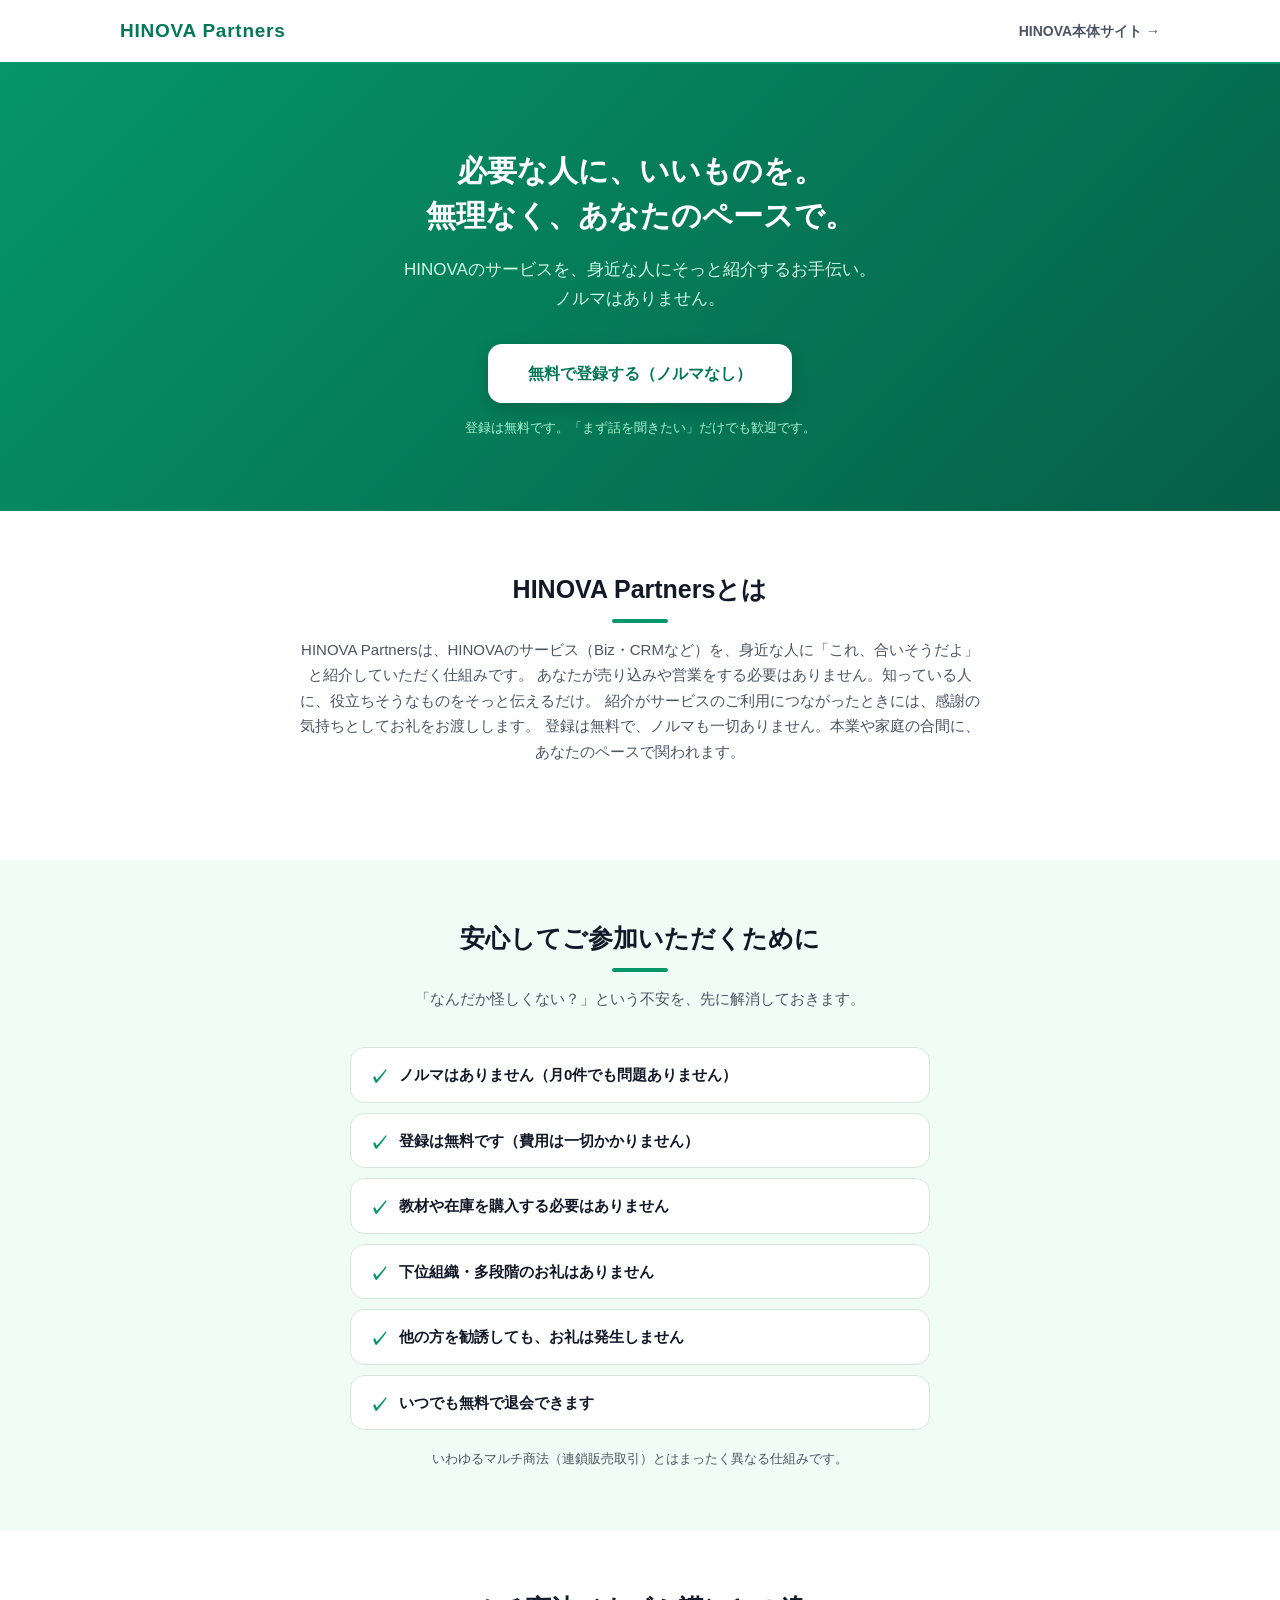
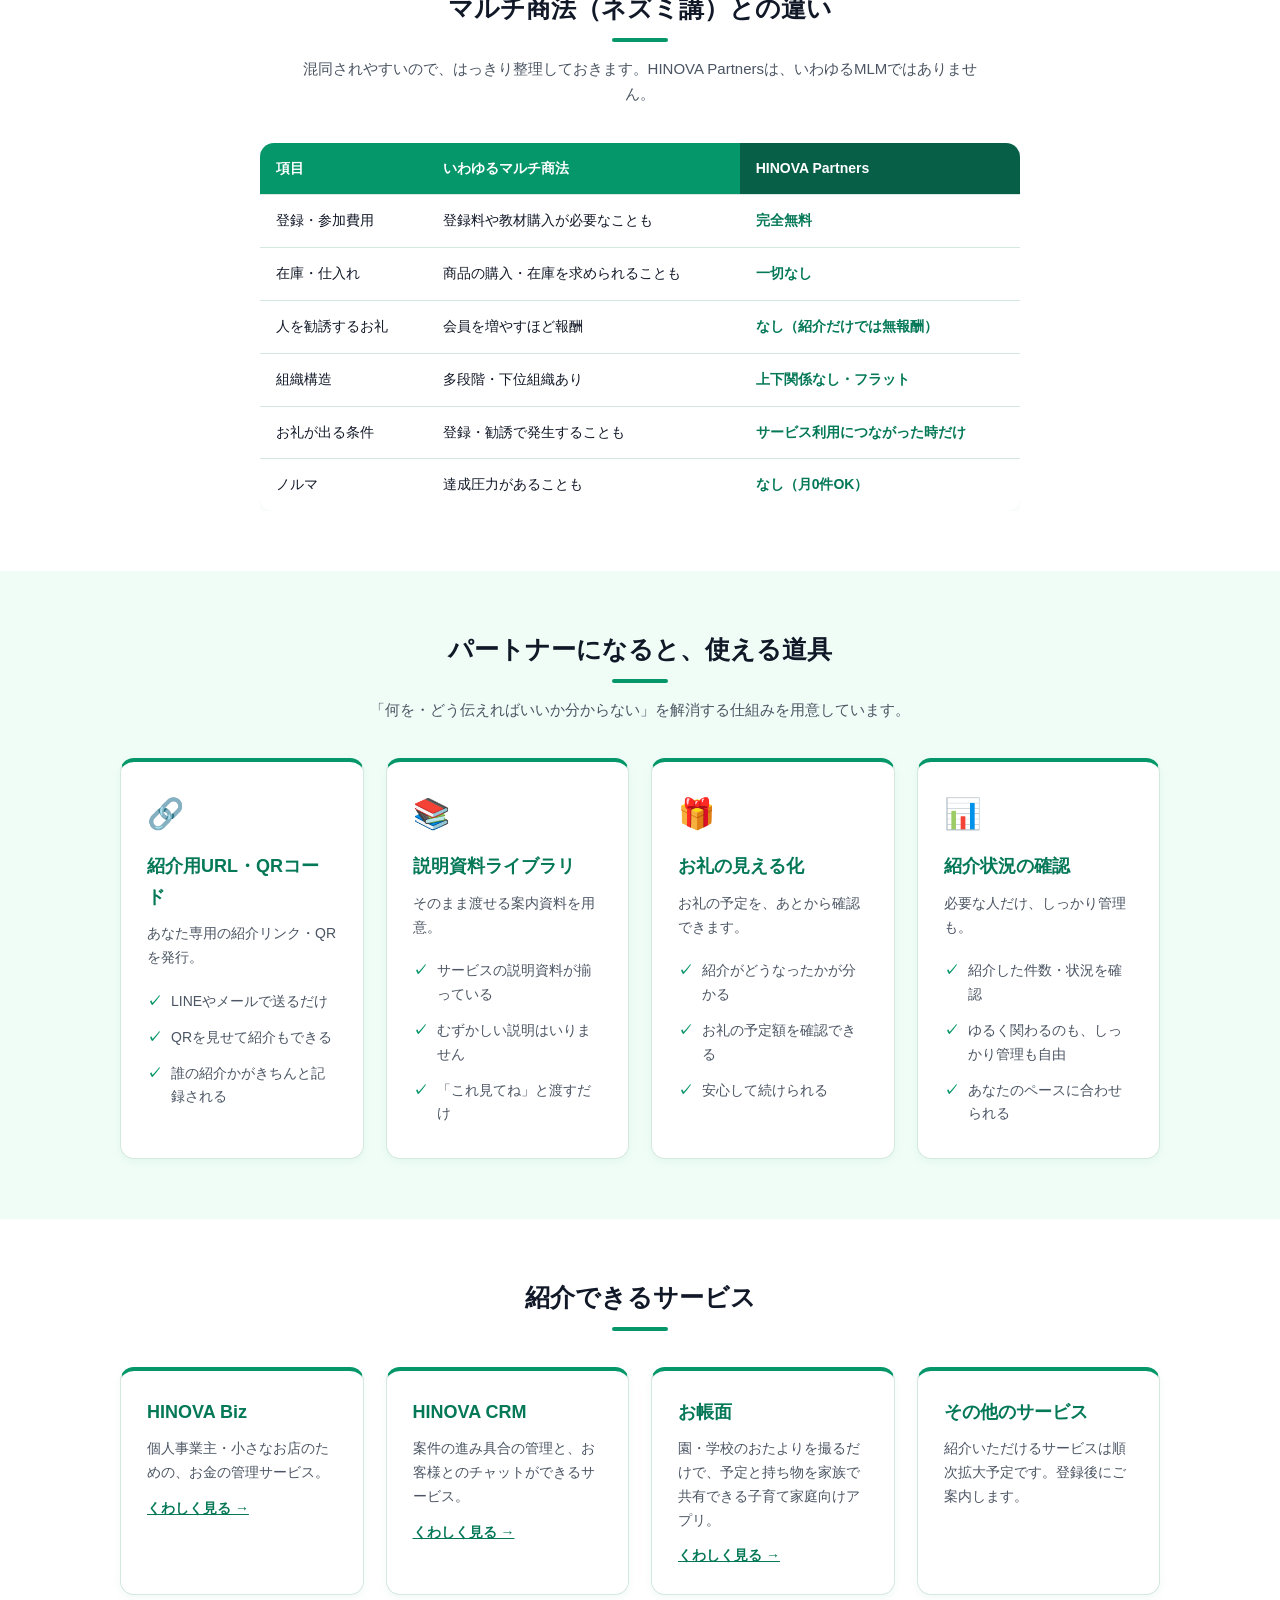
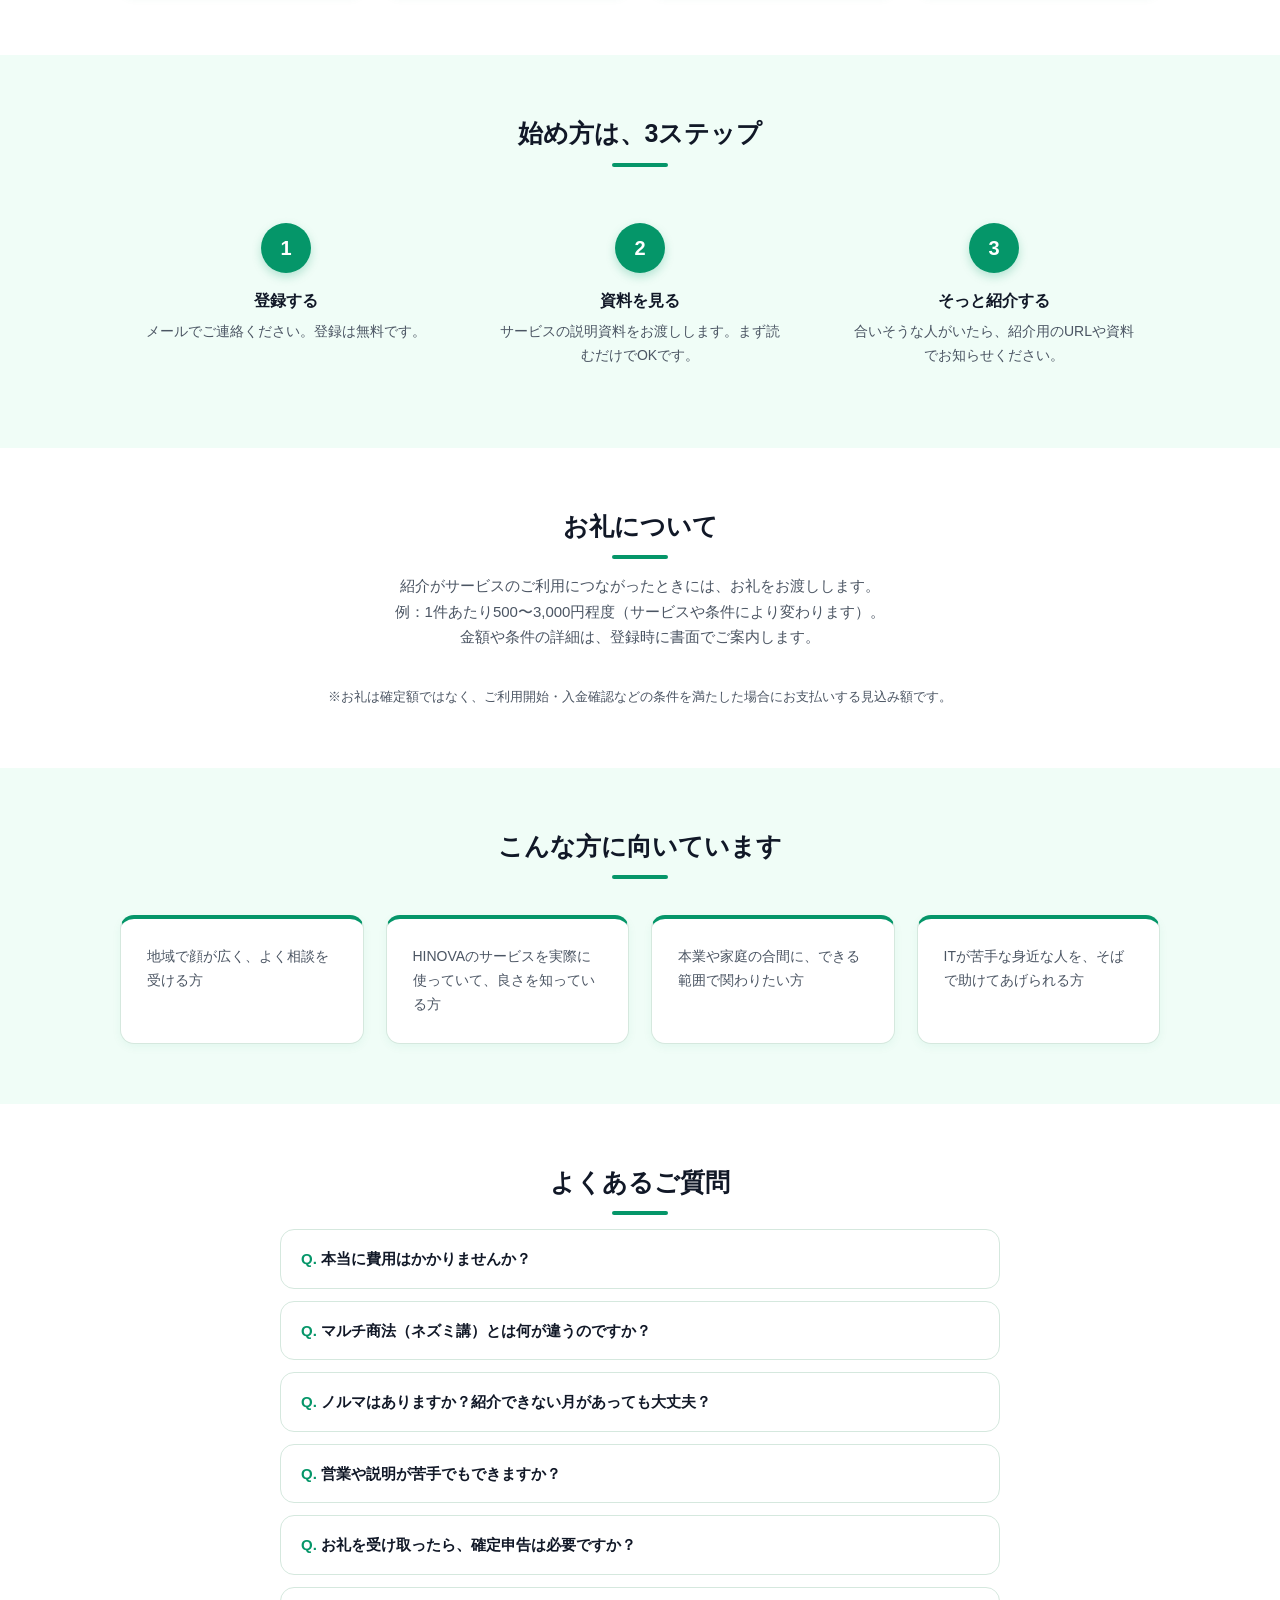
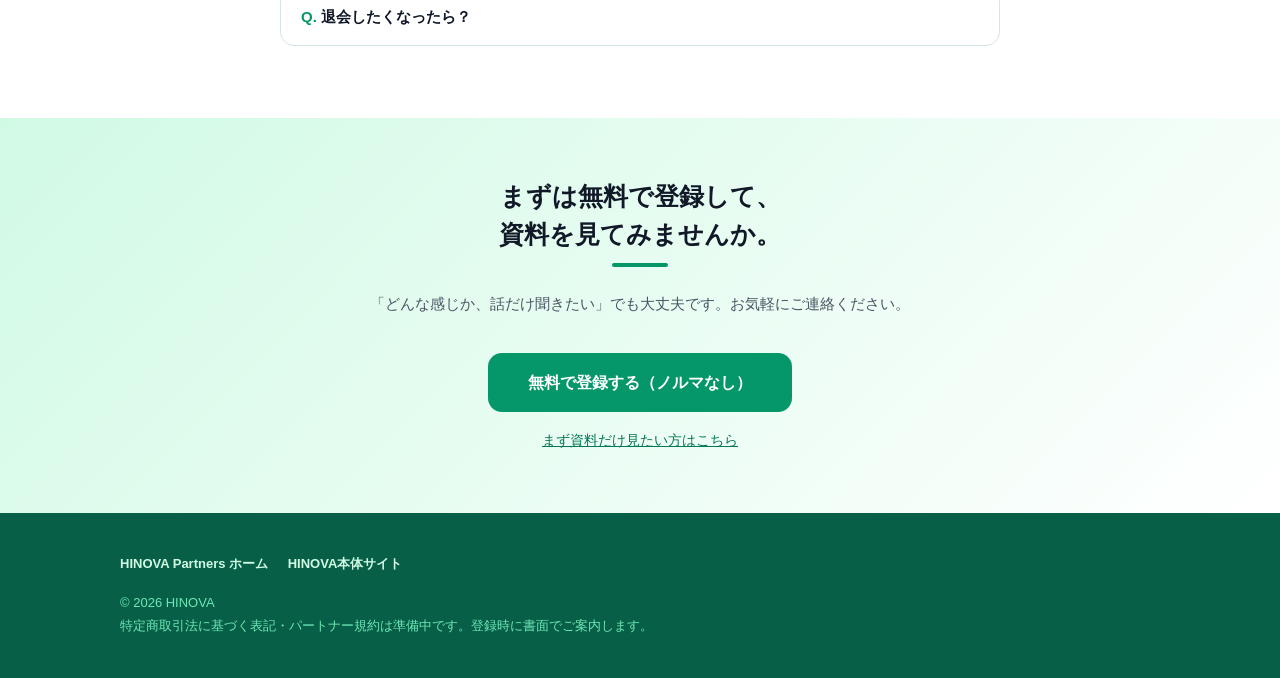
<file: index.html>
<!DOCTYPE html>
<html lang="ja">
<head>
<meta charset="UTF-8">
<meta name="viewport" content="width=device-width, initial-scale=1.0">
<meta name="robots" content="noindex, nofollow, noarchive, nosnippet">
<meta name="googlebot" content="noindex, nofollow, noarchive, nosnippet">
<title>HINOVA Partners — 必要な人に、いいものを。無理なく、あなたのペースで。</title>
<meta name="description" content="ノルマなし・登録無料・月0件でも大丈夫。HINOVAのサービスを身近な人にそっと紹介する、無理のない紹介パートナー制度です。紹介用URL・QR、説明資料、お礼の見える化まで用意しています。">
<meta property="og:title" content="HINOVA Partners — 必要な人に、いいものを。">
<meta property="og:description" content="ノルマなし・登録無料・月0件OK。無理のない紹介パートナー制度。">
<meta property="og:type" content="website">
<meta property="og:url" content="https://jukuro.github.io/hinova-partners-lp/">
<meta name="twitter:card" content="summary">
<link rel="stylesheet" href="assets/style.css">
</head>
<body>

<header>
  <div class="container header-inner">
    <a class="logo" href="index.html">HINOVA Partners</a>
    <nav>
      <a href="https://jukuro.github.io/hinova-lp/">HINOVA本体サイト →</a>
    </nav>
  </div>
</header>

<div class="hero">
  <div class="container">
    <h1>必要な人に、いいものを。<br>無理なく、あなたのペースで。</h1>
    <p class="lead">HINOVAのサービスを、身近な人にそっと紹介するお手伝い。<br>ノルマはありません。</p>
    <a class="btn" href="mailto:jukuro@hinova.design?subject=HINOVA Partners 登録希望・問い合わせ">無料で登録する（ノルマなし）</a>
    <p class="micro">登録は無料です。「まず話を聞きたい」だけでも歓迎です。</p>
  </div>
</div>

<section>
  <div class="container">
    <h2>HINOVA Partnersとは</h2>
    <p class="lead-text">
      HINOVA Partnersは、HINOVAのサービス（Biz・CRMなど）を、身近な人に「これ、合いそうだよ」と紹介していただく仕組みです。
      あなたが売り込みや営業をする必要はありません。知っている人に、役立ちそうなものをそっと伝えるだけ。
      紹介がサービスのご利用につながったときには、感謝の気持ちとしてお礼をお渡しします。
      登録は無料で、ノルマも一切ありません。本業や家庭の合間に、あなたのペースで関われます。
    </p>
  </div>
</section>

<section class="alt">
  <div class="container">
    <h2>安心してご参加いただくために</h2>
    <p class="lead-text">「なんだか怪しくない？」という不安を、先に解消しておきます。</p>
    <ul class="checklist">
      <li>ノルマはありません（月0件でも問題ありません）</li>
      <li>登録は無料です（費用は一切かかりません）</li>
      <li>教材や在庫を購入する必要はありません</li>
      <li>下位組織・多段階のお礼はありません</li>
      <li>他の方を勧誘しても、お礼は発生しません</li>
      <li>いつでも無料で退会できます</li>
    </ul>
    <p class="section-note">いわゆるマルチ商法（連鎖販売取引）とはまったく異なる仕組みです。</p>
  </div>
</section>

<section>
  <div class="container">
    <h2>マルチ商法（ネズミ講）との違い</h2>
    <p class="lead-text">混同されやすいので、はっきり整理しておきます。HINOVA Partnersは、いわゆるMLMではありません。</p>
    <div class="compare">
      <table>
        <thead>
          <tr><th>項目</th><th>いわゆるマルチ商法</th><th class="hl">HINOVA Partners</th></tr>
        </thead>
        <tbody>
          <tr><td>登録・参加費用</td><td>登録料や教材購入が必要なことも</td><td class="yes">完全無料</td></tr>
          <tr><td>在庫・仕入れ</td><td>商品の購入・在庫を求められることも</td><td class="yes">一切なし</td></tr>
          <tr><td>人を勧誘するお礼</td><td>会員を増やすほど報酬</td><td class="yes">なし（紹介だけでは無報酬）</td></tr>
          <tr><td>組織構造</td><td>多段階・下位組織あり</td><td class="yes">上下関係なし・フラット</td></tr>
          <tr><td>お礼が出る条件</td><td>登録・勧誘で発生することも</td><td class="yes">サービス利用につながった時だけ</td></tr>
          <tr><td>ノルマ</td><td>達成圧力があることも</td><td class="yes">なし（月0件OK）</td></tr>
        </tbody>
      </table>
    </div>
  </div>
</section>

<section class="alt">
  <div class="container">
    <h2>パートナーになると、使える道具</h2>
    <p class="lead-text">「何を・どう伝えればいいか分からない」を解消する仕組みを用意しています。</p>
    <div class="cards">
      <div class="card">
        <div class="icon">🔗</div>
        <h3>紹介用URL・QRコード</h3>
        <p>あなた専用の紹介リンク・QRを発行。</p>
        <ul class="feature-list">
          <li>LINEやメールで送るだけ</li>
          <li>QRを見せて紹介もできる</li>
          <li>誰の紹介かがきちんと記録される</li>
        </ul>
      </div>
      <div class="card">
        <div class="icon">📚</div>
        <h3>説明資料ライブラリ</h3>
        <p>そのまま渡せる案内資料を用意。</p>
        <ul class="feature-list">
          <li>サービスの説明資料が揃っている</li>
          <li>むずかしい説明はいりません</li>
          <li>「これ見てね」と渡すだけ</li>
        </ul>
      </div>
      <div class="card">
        <div class="icon">🎁</div>
        <h3>お礼の見える化</h3>
        <p>お礼の予定を、あとから確認できます。</p>
        <ul class="feature-list">
          <li>紹介がどうなったかが分かる</li>
          <li>お礼の予定額を確認できる</li>
          <li>安心して続けられる</li>
        </ul>
      </div>
      <div class="card">
        <div class="icon">📊</div>
        <h3>紹介状況の確認</h3>
        <p>必要な人だけ、しっかり管理も。</p>
        <ul class="feature-list">
          <li>紹介した件数・状況を確認</li>
          <li>ゆるく関わるのも、しっかり管理も自由</li>
          <li>あなたのペースに合わせられる</li>
        </ul>
      </div>
    </div>
  </div>
</section>

<section>
  <div class="container">
    <h2>紹介できるサービス</h2>
    <div class="cards mt36">
      <div class="card">
        <h3>HINOVA Biz</h3>
        <p>個人事業主・小さなお店のための、お金の管理サービス。</p>
        <p style="margin-top:12px"><a href="https://jukuro.github.io/hinova-lp/biz.html">くわしく見る →</a></p>
      </div>
      <div class="card">
        <h3>HINOVA CRM</h3>
        <p>案件の進み具合の管理と、お客様とのチャットができるサービス。</p>
        <p style="margin-top:12px"><a href="https://jukuro.github.io/hinova-lp/crm.html">くわしく見る →</a></p>
      </div>
      <div class="card">
        <h3>お帳面</h3>
        <p>園・学校のおたよりを撮るだけで、予定と持ち物を家族で共有できる子育て家庭向けアプリ。</p>
        <p style="margin-top:12px"><a href="guide/c/ochomen.html">くわしく見る →</a></p>
      </div>
      <div class="card">
        <h3>その他のサービス</h3>
        <p>紹介いただけるサービスは順次拡大予定です。登録後にご案内します。</p>
      </div>
    </div>
  </div>
</section>

<section class="alt">
  <div class="container">
    <h2>始め方は、3ステップ</h2>
    <div class="steps mt36">
      <div class="step">
        <div class="num">1</div>
        <h3>登録する</h3>
        <p>メールでご連絡ください。登録は無料です。</p>
      </div>
      <div class="step">
        <div class="num">2</div>
        <h3>資料を見る</h3>
        <p>サービスの説明資料をお渡しします。まず読むだけでOKです。</p>
      </div>
      <div class="step">
        <div class="num">3</div>
        <h3>そっと紹介する</h3>
        <p>合いそうな人がいたら、紹介用のURLや資料でお知らせください。</p>
      </div>
    </div>
  </div>
</section>

<section>
  <div class="container">
    <h2>お礼について</h2>
    <p class="lead-text">
      紹介がサービスのご利用につながったときには、お礼をお渡しします。<br>
      例：1件あたり500〜3,000円程度（サービスや条件により変わります）。<br>
      金額や条件の詳細は、登録時に書面でご案内します。
    </p>
    <p class="section-note">※お礼は確定額ではなく、ご利用開始・入金確認などの条件を満たした場合にお支払いする見込み額です。</p>
  </div>
</section>

<section class="alt">
  <div class="container">
    <h2>こんな方に向いています</h2>
    <div class="cards mt36">
      <div class="card"><p>地域で顔が広く、よく相談を受ける方</p></div>
      <div class="card"><p>HINOVAのサービスを実際に使っていて、良さを知っている方</p></div>
      <div class="card"><p>本業や家庭の合間に、できる範囲で関わりたい方</p></div>
      <div class="card"><p>ITが苦手な身近な人を、そばで助けてあげられる方</p></div>
    </div>
  </div>
</section>

<section>
  <div class="container">
    <h2>よくあるご質問</h2>
    <details>
      <summary>本当に費用はかかりませんか？</summary>
      <p>はい。登録料・教材費・在庫の購入など、費用は一切かかりません。無料でご登録いただけます。</p>
    </details>
    <details>
      <summary>マルチ商法（ネズミ講）とは何が違うのですか？</summary>
      <p>大きく異なります。登録は無料で、何かを購入する必要はなく、他の方を勧誘してもお礼は発生しません。下位組織や多段階のお礼の仕組みもありません。サービスの利用につながる「紹介」だけにお礼をお渡しする、シンプルな仕組みです。上の「マルチ商法との違い」もご覧ください。</p>
    </details>
    <details>
      <summary>ノルマはありますか？紹介できない月があっても大丈夫？</summary>
      <p>ノルマはありません。月0件でもまったく問題ありませんし、それを理由に不利な扱いをすることもありません。あなたのペースで大丈夫です。</p>
    </details>
    <details>
      <summary>営業や説明が苦手でもできますか？</summary>
      <p>はい。むずかしい説明はいりません。用意された説明資料や紹介用URLを渡すだけでも大丈夫です。「これ良さそうだよ」と伝えるくらいの感覚で構いません。</p>
    </details>
    <details>
      <summary>お礼を受け取ったら、確定申告は必要ですか？</summary>
      <p>お礼の金額やご自身の状況によって異なります。一般的なご案内は資料でお渡ししますが、詳しくは税務署や税理士へのご確認をおすすめします。</p>
    </details>
    <details>
      <summary>退会したくなったら？</summary>
      <p>いつでも無料で退会いただけます。手続きも簡単で、引き止めることはありません。</p>
    </details>
  </div>
</section>

<section class="cta-section">
  <div class="container">
    <h2>まずは無料で登録して、<br>資料を見てみませんか。</h2>
    <p class="lead-text">「どんな感じか、話だけ聞きたい」でも大丈夫です。お気軽にご連絡ください。</p>
    <a class="btn" href="mailto:jukuro@hinova.design?subject=HINOVA Partners 登録希望・問い合わせ">無料で登録する（ノルマなし）</a>
    <p style="margin-top:14px"><a href="mailto:jukuro@hinova.design?subject=HINOVA Partners 資料希望" style="color:var(--accent-dark);font-size:14px">まず資料だけ見たい方はこちら</a></p>
  </div>
</section>

<footer>
  <div class="container">
    <div class="footer-nav">
      <a href="index.html">HINOVA Partners ホーム</a>
      <a href="https://jukuro.github.io/hinova-lp/">HINOVA本体サイト</a>
    </div>
    <p class="copy">© 2026 HINOVA<br>特定商取引法に基づく表記・パートナー規約は準備中です。登録時に書面でご案内します。</p>
  </div>
</footer>

</body>
</html>
</file>
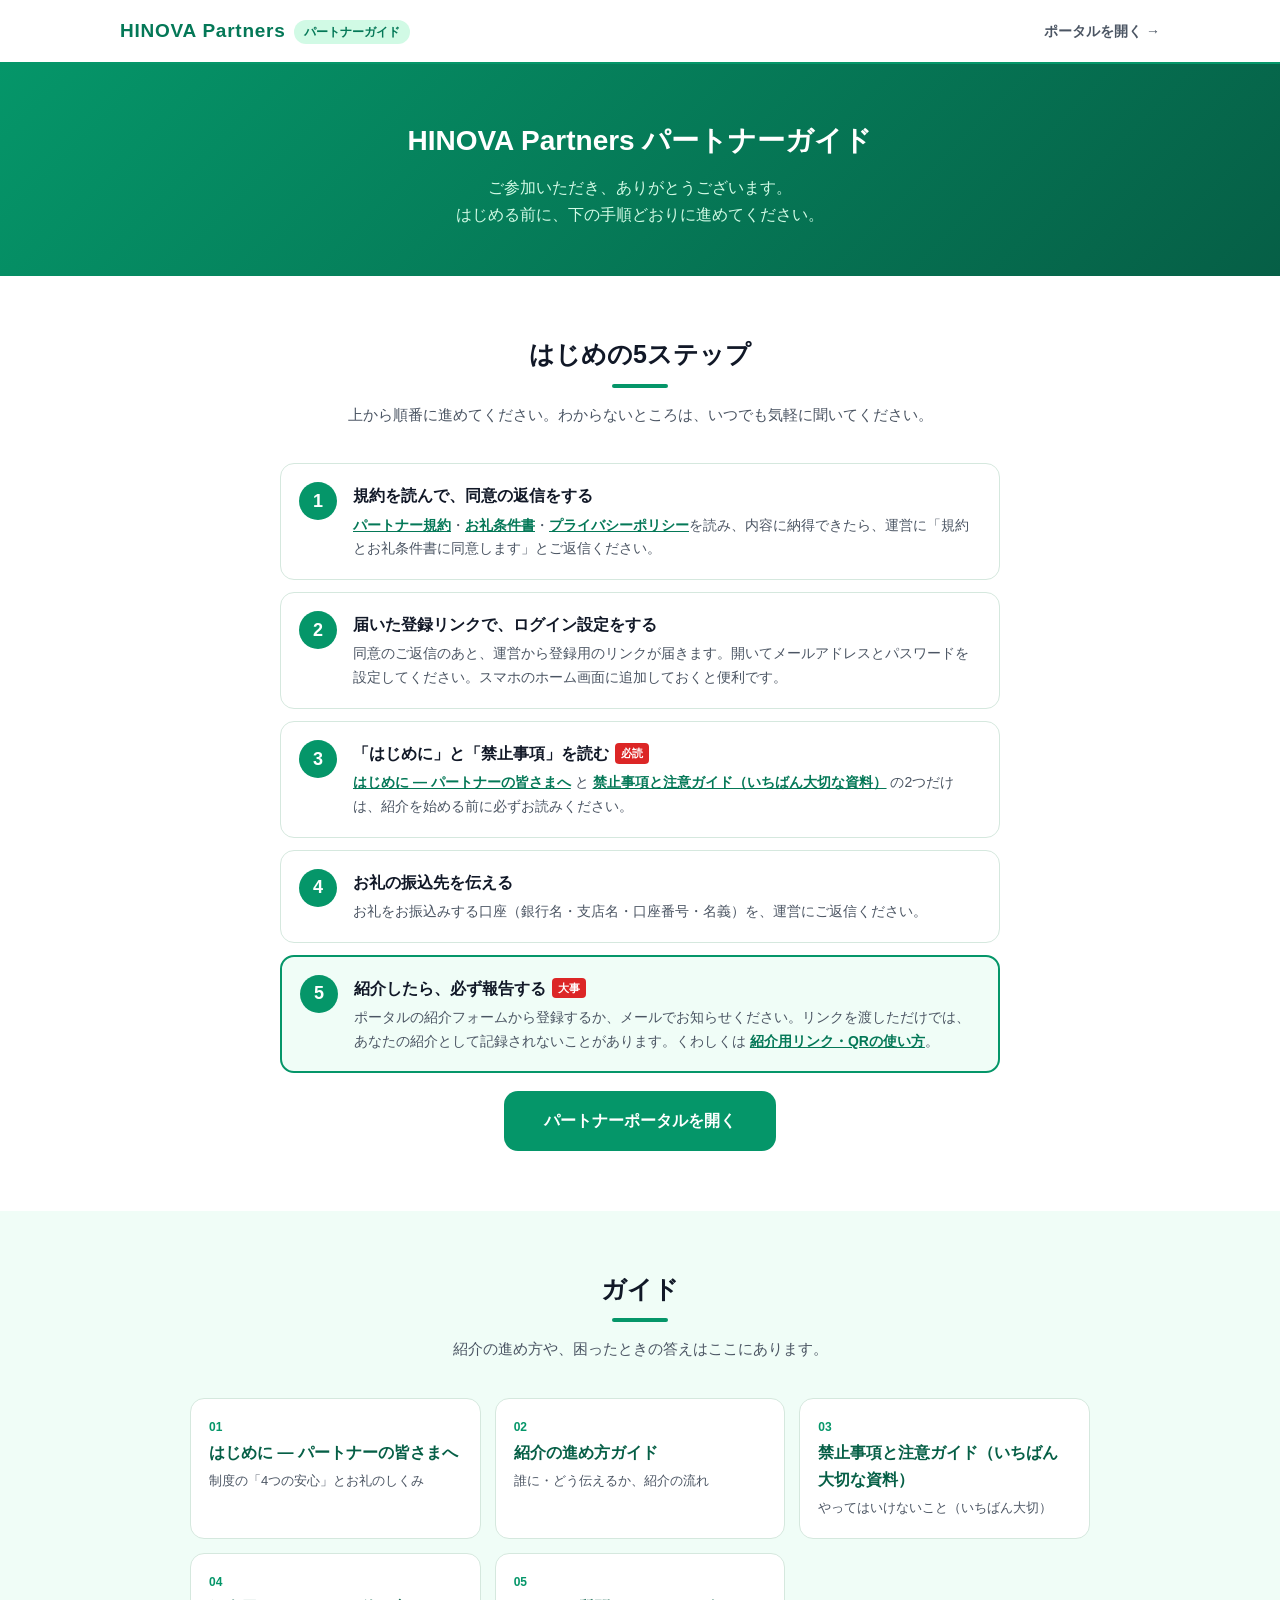
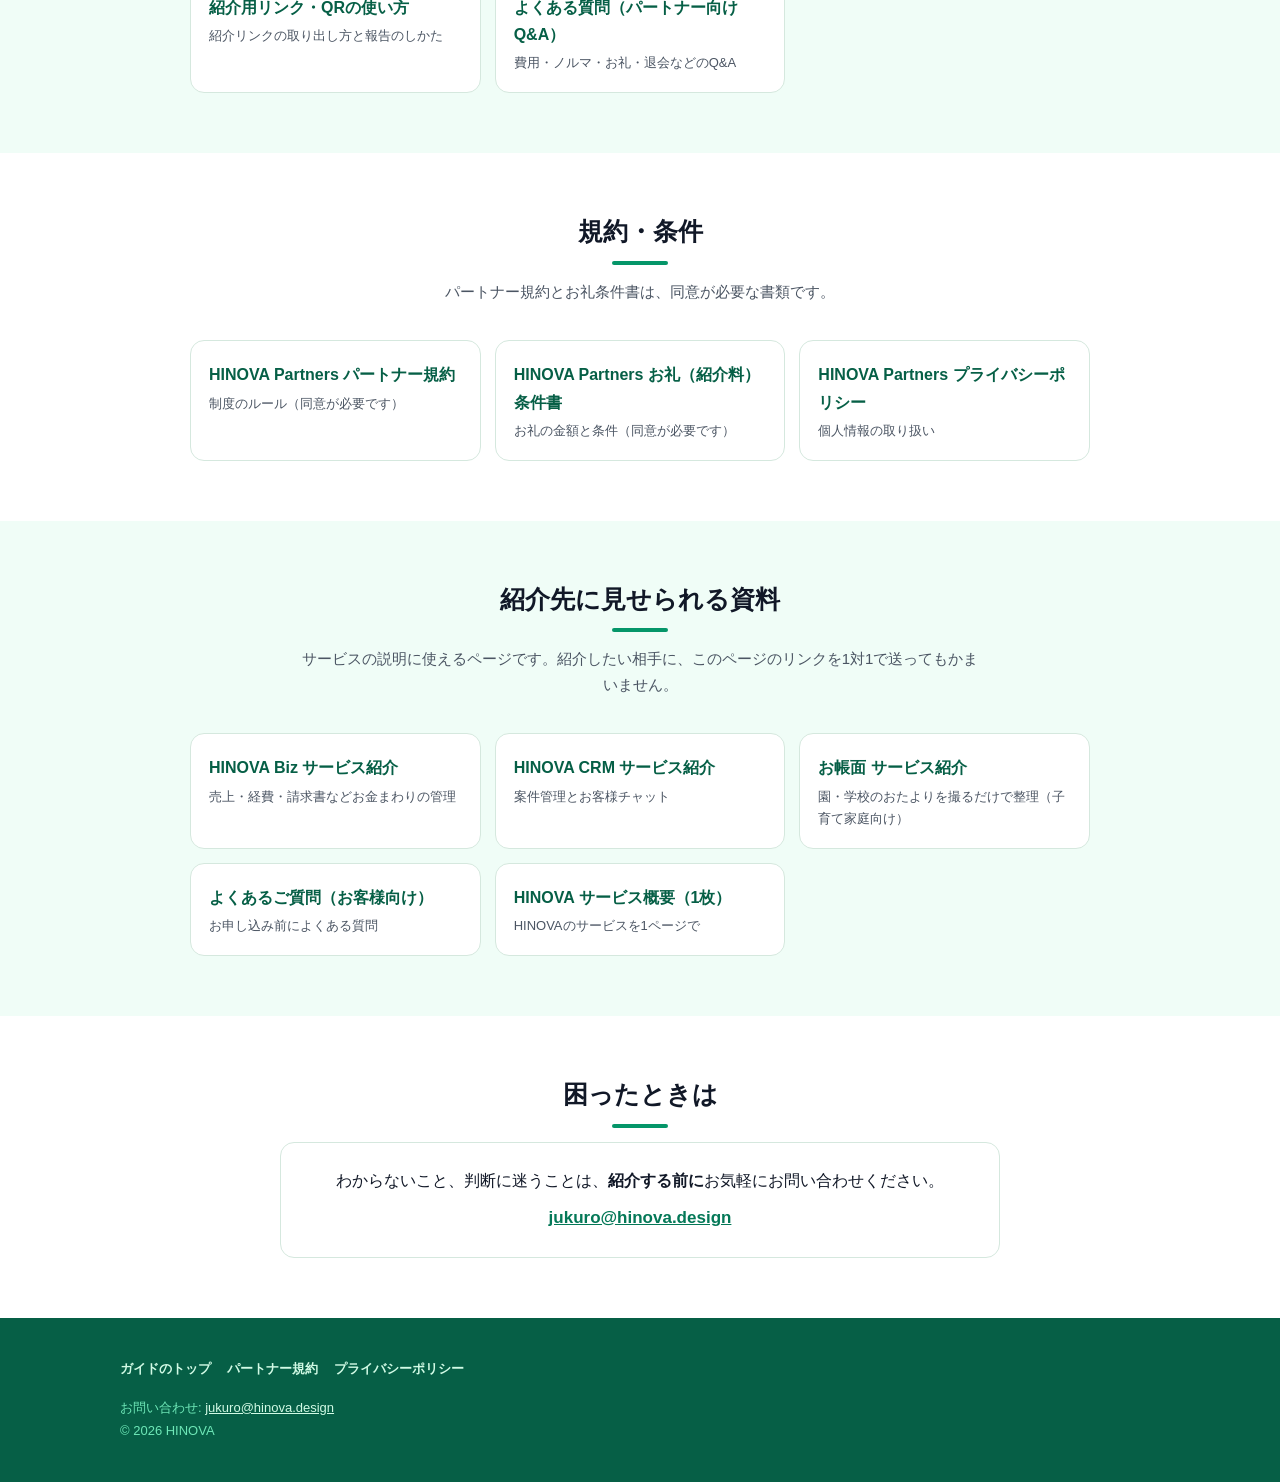
<file: guide/index.html>
<!DOCTYPE html>
<html lang="ja">
<head>
<meta charset="UTF-8">
<meta name="viewport" content="width=device-width, initial-scale=1.0">
<meta name="robots" content="noindex, nofollow, noarchive, nosnippet">
<meta name="googlebot" content="noindex, nofollow, noarchive, nosnippet">
<title>パートナーガイド | HINOVA Partners</title>
<link rel="stylesheet" href="../assets/style.css">
<link rel="stylesheet" href="../assets/guide.css">
</head>
<body>
<header>
  <div class="container header-inner">
    <a class="logo" href="index.html">HINOVA Partners<span class="guide-badge">パートナーガイド</span></a>
    <nav><a href="https://partners.hinova.design" target="_blank" rel="noopener">ポータルを開く →</a></nav>
  </div>
</header>
<div class="guide-hero top"><div class="container">
  <h1>HINOVA Partners パートナーガイド</h1>
  <p>ご参加いただき、ありがとうございます。<br>はじめる前に、下の手順どおりに進めてください。</p>
</div></div>

<section>
  <div class="container">
    <h2>はじめの5ステップ</h2>
    <p class="lead-text">上から順番に進めてください。わからないところは、いつでも気軽に聞いてください。</p>
    <ol class="start-steps">
      <li><h3>規約を読んで、同意の返信をする</h3><p><a href="terms.html">パートナー規約</a>・<a href="reward-terms.html">お礼条件書</a>・<a href="privacy.html">プライバシーポリシー</a>を読み、内容に納得できたら、運営に「規約とお礼条件書に同意します」とご返信ください。</p></li>
      <li><h3>届いた登録リンクで、ログイン設定をする</h3><p>同意のご返信のあと、運営から登録用のリンクが届きます。開いてメールアドレスとパスワードを設定してください。スマホのホーム画面に追加しておくと便利です。</p></li>
      <li><h3>「はじめに」と「禁止事項」を読む<span class="tag">必読</span></h3><p><a href="01-welcome.html">はじめに ― パートナーの皆さまへ</a> と <a href="03-rules.html">禁止事項と注意ガイド（いちばん大切な資料）</a> の2つだけは、紹介を始める前に必ずお読みください。</p></li>
      <li><h3>お礼の振込先を伝える</h3><p>お礼をお振込みする口座（銀行名・支店名・口座番号・名義）を、運営にご返信ください。</p></li>
      <li class="important"><h3>紹介したら、必ず報告する<span class="tag">大事</span></h3><p>ポータルの紹介フォームから登録するか、メールでお知らせください。リンクを渡しただけでは、あなたの紹介として記録されないことがあります。くわしくは <a href="04-referral-link.html">紹介用リンク・QRの使い方</a>。</p></li>
    </ol>
    <p class="section-note"><a class="btn" href="https://partners.hinova.design" target="_blank" rel="noopener">パートナーポータルを開く</a></p>
  </div>
</section>

<section class="alt">
  <div class="container">
    <h2>ガイド</h2>
    <p class="lead-text">紹介の進め方や、困ったときの答えはここにあります。</p>
    <div class="doc-cards"><a class="doc-card" href="01-welcome.html"><div class="no">01</div><h3>はじめに ― パートナーの皆さまへ</h3><p>制度の「4つの安心」とお礼のしくみ</p></a><a class="doc-card" href="02-how-to-refer.html"><div class="no">02</div><h3>紹介の進め方ガイド</h3><p>誰に・どう伝えるか、紹介の流れ</p></a><a class="doc-card" href="03-rules.html"><div class="no">03</div><h3>禁止事項と注意ガイド（いちばん大切な資料）</h3><p>やってはいけないこと（いちばん大切）</p></a><a class="doc-card" href="04-referral-link.html"><div class="no">04</div><h3>紹介用リンク・QRの使い方</h3><p>紹介リンクの取り出し方と報告のしかた</p></a><a class="doc-card" href="05-faq.html"><div class="no">05</div><h3>よくある質問（パートナー向け Q&amp;A）</h3><p>費用・ノルマ・お礼・退会などのQ&amp;A</p></a></div>
  </div>
</section>

<section>
  <div class="container">
    <h2>規約・条件</h2>
    <p class="lead-text">パートナー規約とお礼条件書は、同意が必要な書類です。</p>
    <div class="doc-cards"><a class="doc-card" href="terms.html"><h3>HINOVA Partners パートナー規約</h3><p>制度のルール（同意が必要です）</p></a><a class="doc-card" href="reward-terms.html"><h3>HINOVA Partners お礼（紹介料）条件書</h3><p>お礼の金額と条件（同意が必要です）</p></a><a class="doc-card" href="privacy.html"><h3>HINOVA Partners プライバシーポリシー</h3><p>個人情報の取り扱い</p></a></div>
  </div>
</section>

<section class="alt">
  <div class="container">
    <h2>紹介先に見せられる資料</h2>
    <p class="lead-text">サービスの説明に使えるページです。紹介したい相手に、このページのリンクを1対1で送ってもかまいません。</p>
    <div class="doc-cards"><a class="doc-card" href="c/biz.html"><h3>HINOVA Biz サービス紹介</h3><p>売上・経費・請求書などお金まわりの管理</p></a><a class="doc-card" href="c/crm.html"><h3>HINOVA CRM サービス紹介</h3><p>案件管理とお客様チャット</p></a><a class="doc-card" href="c/ochomen.html"><h3>お帳面 サービス紹介</h3><p>園・学校のおたよりを撮るだけで整理（子育て家庭向け）</p></a><a class="doc-card" href="c/faq.html"><h3>よくあるご質問（お客様向け）</h3><p>お申し込み前によくある質問</p></a><a class="doc-card" href="c/overview.html"><h3>HINOVA サービス概要（1枚）</h3><p>HINOVAのサービスを1ページで</p></a></div>
  </div>
</section>

<section>
  <div class="container">
    <h2>困ったときは</h2>
    <div class="contact-box">
      <p>わからないこと、判断に迷うことは、<strong>紹介する前に</strong>お気軽にお問い合わせください。</p>
      <p style="margin-top:10px"><a href="mailto:jukuro@hinova.design">jukuro@hinova.design</a></p>
    </div>
  </div>
</section>

<footer>
  <div class="container">
    <div class="footer-nav"><a href="index.html">ガイドのトップ</a><a href="terms.html">パートナー規約</a><a href="privacy.html">プライバシーポリシー</a></div>
    <div class="copy">お問い合わせ: <a href="mailto:jukuro@hinova.design" style="color:#D1FAE5">jukuro@hinova.design</a><br>© 2026 HINOVA</div>
  </div>
</footer>
</body>
</html>
</file>
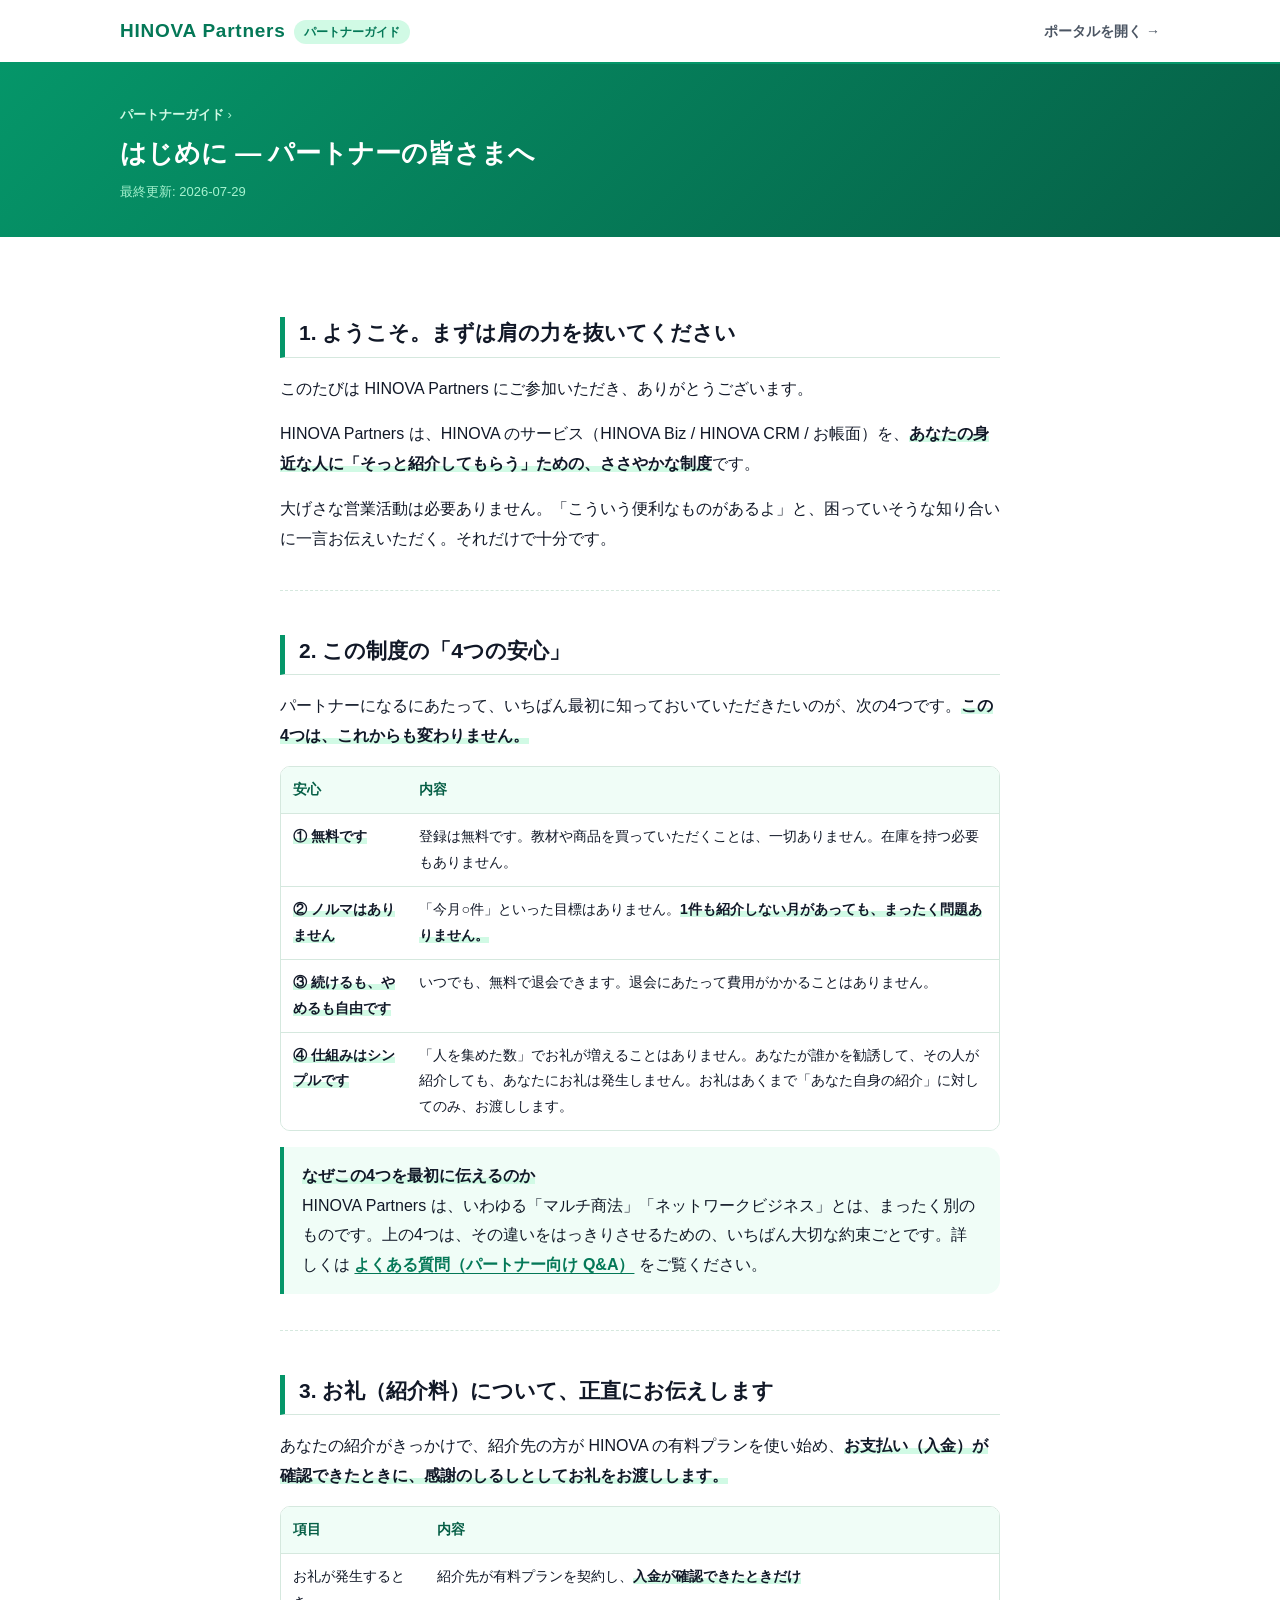
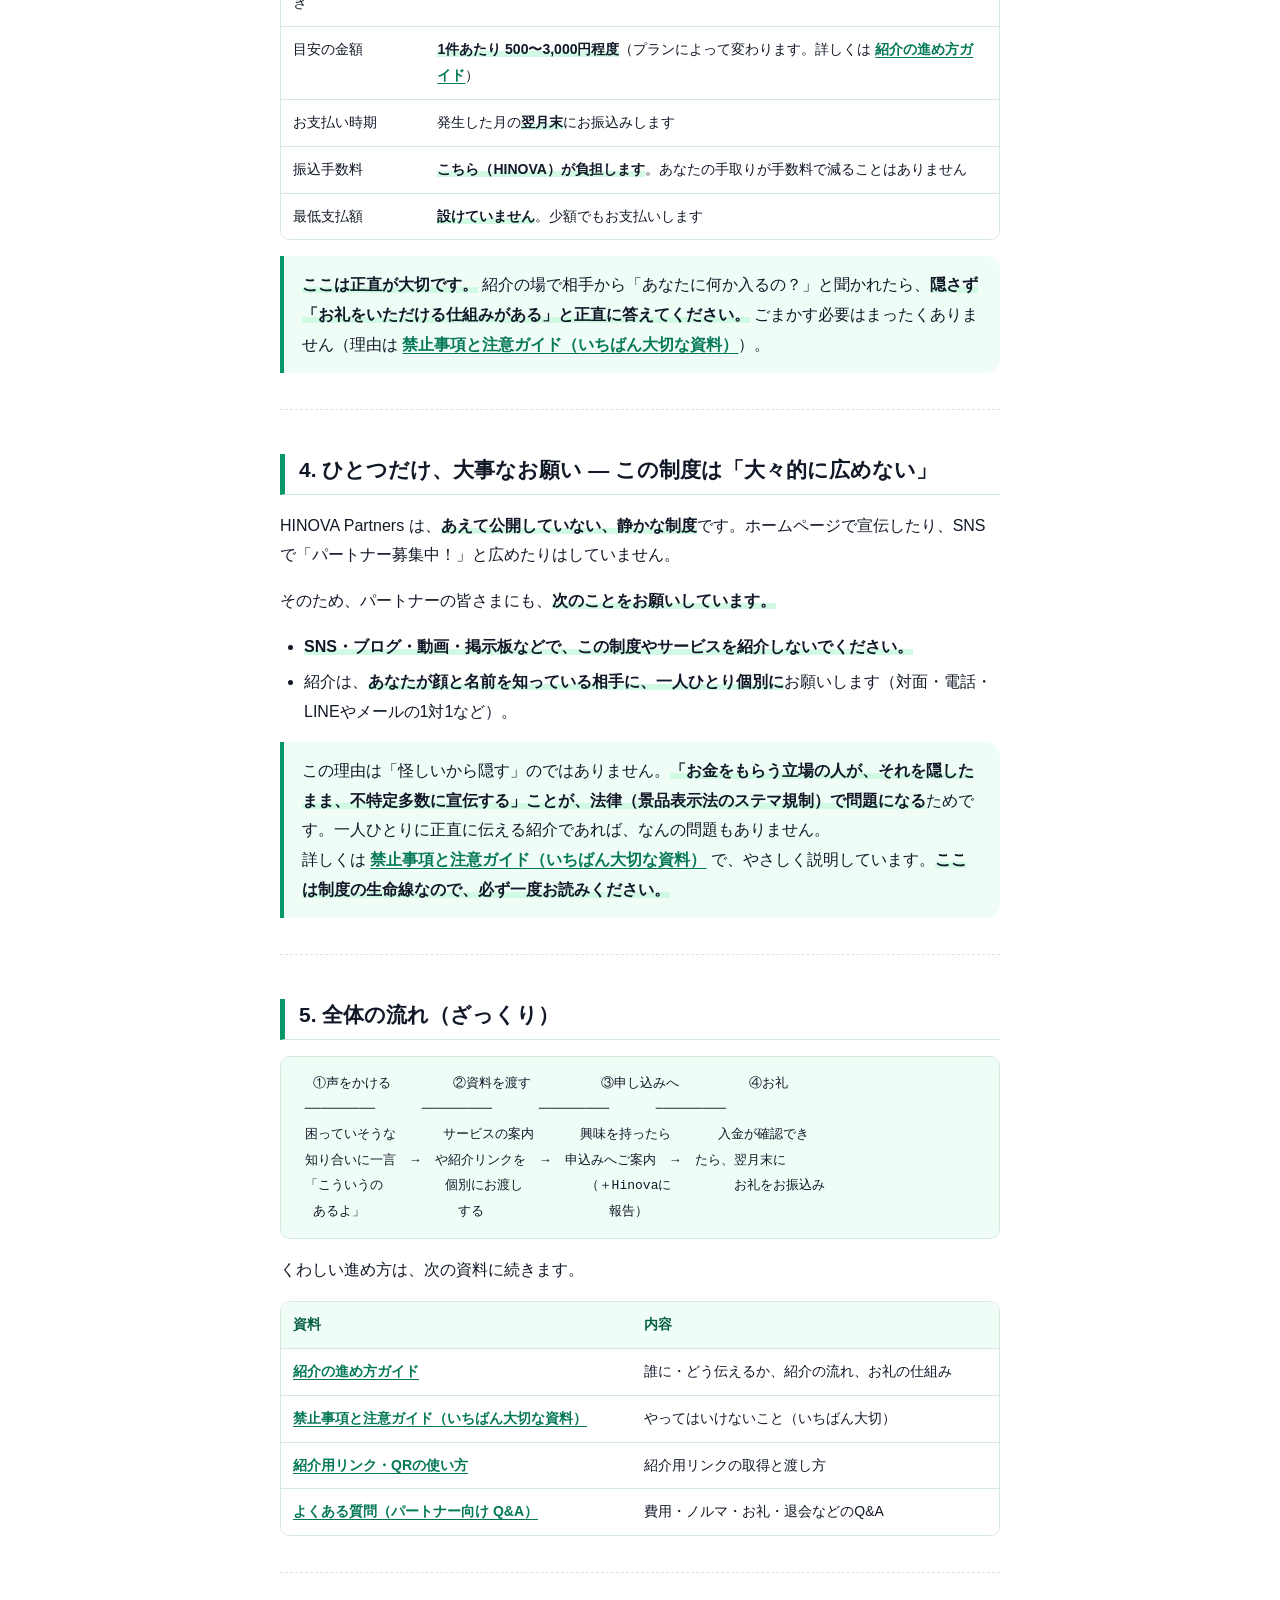
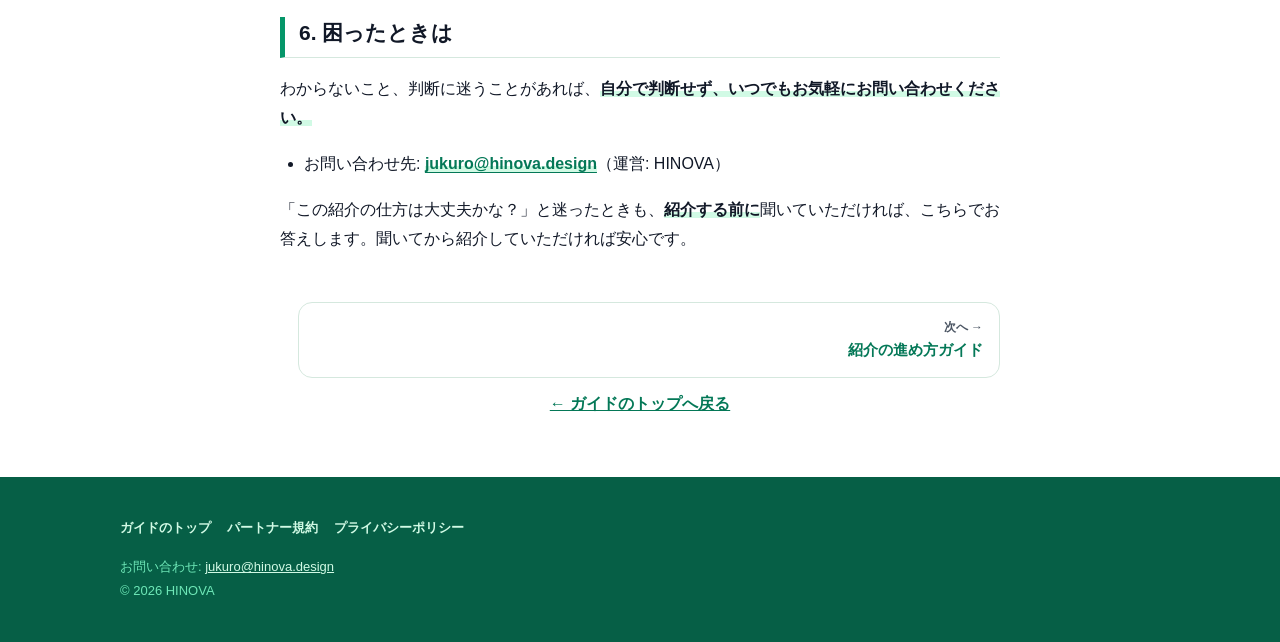
<file: guide/01-welcome.html>
<!DOCTYPE html>
<html lang="ja">
<head>
<meta charset="UTF-8">
<meta name="viewport" content="width=device-width, initial-scale=1.0">
<meta name="robots" content="noindex, nofollow, noarchive, nosnippet">
<meta name="googlebot" content="noindex, nofollow, noarchive, nosnippet">
<title>はじめに ― パートナーの皆さまへ | HINOVA Partners パートナーガイド</title>
<link rel="stylesheet" href="../assets/style.css">
<link rel="stylesheet" href="../assets/guide.css">
</head>
<body>
<header>
  <div class="container header-inner">
    <a class="logo" href="index.html">HINOVA Partners<span class="guide-badge">パートナーガイド</span></a>
    <nav><a href="https://partners.hinova.design" target="_blank" rel="noopener">ポータルを開く →</a></nav>
  </div>
</header>
<div class="guide-hero"><div class="container"><div class="crumb"><a href="index.html">パートナーガイド</a> ›</div><h1>はじめに ― パートナーの皆さまへ</h1><div class="meta">最終更新: 2026-07-29</div></div></div>
<main class="doc">
<article class="prose">
<h2>1. ようこそ。まずは肩の力を抜いてください</h2>
<p>このたびは HINOVA Partners にご参加いただき、ありがとうございます。</p>
<p>HINOVA Partners は、HINOVA のサービス（HINOVA Biz / HINOVA CRM / お帳面）を、<strong>あなたの身近な人に「そっと紹介してもらう」ための、ささやかな制度</strong>です。</p>
<p>大げさな営業活動は必要ありません。「こういう便利なものがあるよ」と、困っていそうな知り合いに一言お伝えいただく。それだけで十分です。</p>
<hr>
<h2>2. この制度の「4つの安心」</h2>
<p>パートナーになるにあたって、いちばん最初に知っておいていただきたいのが、次の4つです。<strong>この4つは、これからも変わりません。</strong></p>
<div class="table-wrap"><table>
<thead>
<tr>
<th>安心</th>
<th>内容</th>
</tr>
</thead>
<tbody><tr>
<td><strong>① 無料です</strong></td>
<td>登録は無料です。教材や商品を買っていただくことは、一切ありません。在庫を持つ必要もありません。</td>
</tr>
<tr>
<td><strong>② ノルマはありません</strong></td>
<td>「今月○件」といった目標はありません。<strong>1件も紹介しない月があっても、まったく問題ありません。</strong></td>
</tr>
<tr>
<td><strong>③ 続けるも、やめるも自由です</strong></td>
<td>いつでも、無料で退会できます。退会にあたって費用がかかることはありません。</td>
</tr>
<tr>
<td><strong>④ 仕組みはシンプルです</strong></td>
<td>「人を集めた数」でお礼が増えることはありません。あなたが誰かを勧誘して、その人が紹介しても、あなたにお礼は発生しません。お礼はあくまで「あなた自身の紹介」に対してのみ、お渡しします。</td>
</tr>
</tbody></table></div>
<blockquote>
<p><strong>なぜこの4つを最初に伝えるのか</strong><br>HINOVA Partners は、いわゆる「マルチ商法」「ネットワークビジネス」とは、まったく別のものです。上の4つは、その違いをはっきりさせるための、いちばん大切な約束ごとです。詳しくは <a href="05-faq.html">よくある質問（パートナー向け Q&amp;A）</a> をご覧ください。</p>
</blockquote>
<hr>
<h2>3. お礼（紹介料）について、正直にお伝えします</h2>
<p>あなたの紹介がきっかけで、紹介先の方が HINOVA の有料プランを使い始め、<strong>お支払い（入金）が確認できたときに、感謝のしるしとしてお礼をお渡しします。</strong></p>
<div class="table-wrap"><table>
<thead>
<tr>
<th>項目</th>
<th>内容</th>
</tr>
</thead>
<tbody><tr>
<td>お礼が発生するとき</td>
<td>紹介先が有料プランを契約し、<strong>入金が確認できたときだけ</strong></td>
</tr>
<tr>
<td>目安の金額</td>
<td><strong>1件あたり 500〜3,000円程度</strong>（プランによって変わります。詳しくは <a href="02-how-to-refer.html">紹介の進め方ガイド</a>）</td>
</tr>
<tr>
<td>お支払い時期</td>
<td>発生した月の<strong>翌月末</strong>にお振込みします</td>
</tr>
<tr>
<td>振込手数料</td>
<td><strong>こちら（HINOVA）が負担します</strong>。あなたの手取りが手数料で減ることはありません</td>
</tr>
<tr>
<td>最低支払額</td>
<td><strong>設けていません</strong>。少額でもお支払いします</td>
</tr>
</tbody></table></div>
<blockquote>
<p><strong>ここは正直が大切です。</strong> 紹介の場で相手から「あなたに何か入るの？」と聞かれたら、<strong>隠さず「お礼をいただける仕組みがある」と正直に答えてください。</strong> ごまかす必要はまったくありません（理由は <a href="03-rules.html">禁止事項と注意ガイド（いちばん大切な資料）</a>）。</p>
</blockquote>
<hr>
<h2>4. ひとつだけ、大事なお願い ― この制度は「大々的に広めない」</h2>
<p>HINOVA Partners は、<strong>あえて公開していない、静かな制度</strong>です。ホームページで宣伝したり、SNSで「パートナー募集中！」と広めたりはしていません。</p>
<p>そのため、パートナーの皆さまにも、<strong>次のことをお願いしています。</strong></p>
<ul>
<li><strong>SNS・ブログ・動画・掲示板などで、この制度やサービスを紹介しないでください。</strong></li>
<li>紹介は、<strong>あなたが顔と名前を知っている相手に、一人ひとり個別に</strong>お願いします（対面・電話・LINEやメールの1対1など）。</li>
</ul>
<blockquote>
<p>この理由は「怪しいから隠す」のではありません。<strong>「お金をもらう立場の人が、それを隠したまま、不特定多数に宣伝する」ことが、法律（景品表示法のステマ規制）で問題になる</strong>ためです。一人ひとりに正直に伝える紹介であれば、なんの問題もありません。<br>詳しくは <a href="03-rules.html">禁止事項と注意ガイド（いちばん大切な資料）</a> で、やさしく説明しています。<strong>ここは制度の生命線なので、必ず一度お読みください。</strong></p>
</blockquote>
<hr>
<h2>5. 全体の流れ（ざっくり）</h2>
<pre><code>  ①声をかける        ②資料を渡す         ③申し込みへ         ④お礼
 ─────────      ─────────      ─────────      ─────────
 困っていそうな      サービスの案内      興味を持ったら      入金が確認でき
 知り合いに一言  →  や紹介リンクを  →  申込みへご案内  →  たら、翌月末に
 「こういうの        個別にお渡し        （＋Hinovaに        お礼をお振込み
  あるよ」            する                報告）
</code></pre>
<p>くわしい進め方は、次の資料に続きます。</p>
<div class="table-wrap"><table>
<thead>
<tr>
<th>資料</th>
<th>内容</th>
</tr>
</thead>
<tbody><tr>
<td><a href="02-how-to-refer.html">紹介の進め方ガイド</a></td>
<td>誰に・どう伝えるか、紹介の流れ、お礼の仕組み</td>
</tr>
<tr>
<td><a href="03-rules.html">禁止事項と注意ガイド（いちばん大切な資料）</a></td>
<td>やってはいけないこと（いちばん大切）</td>
</tr>
<tr>
<td><a href="04-referral-link.html">紹介用リンク・QRの使い方</a></td>
<td>紹介用リンクの取得と渡し方</td>
</tr>
<tr>
<td><a href="05-faq.html">よくある質問（パートナー向け Q&amp;A）</a></td>
<td>費用・ノルマ・お礼・退会などのQ&amp;A</td>
</tr>
</tbody></table></div>
<hr>
<h2>6. 困ったときは</h2>
<p>わからないこと、判断に迷うことがあれば、<strong>自分で判断せず、いつでもお気軽にお問い合わせください。</strong></p>
<ul>
<li>お問い合わせ先: <strong><a href="mailto:jukuro@hinova.design">jukuro@hinova.design</a></strong>（運営: HINOVA）</li>
</ul>
<p>「この紹介の仕方は大丈夫かな？」と迷ったときも、<strong>紹介する前に</strong>聞いていただければ、こちらでお答えします。聞いてから紹介していただければ安心です。</p>

</article>
<nav class="doc-nav"><a class="next" href="02-how-to-refer.html"><small>次へ →</small><strong>紹介の進め方ガイド</strong></a></nav>
<p class="back-top"><a href="index.html">← ガイドのトップへ戻る</a></p>
</main>
<footer>
  <div class="container">
    <div class="footer-nav"><a href="index.html">ガイドのトップ</a><a href="terms.html">パートナー規約</a><a href="privacy.html">プライバシーポリシー</a></div>
    <div class="copy">お問い合わせ: <a href="mailto:jukuro@hinova.design" style="color:#D1FAE5">jukuro@hinova.design</a><br>© 2026 HINOVA</div>
  </div>
</footer>
</body>
</html>
</file>
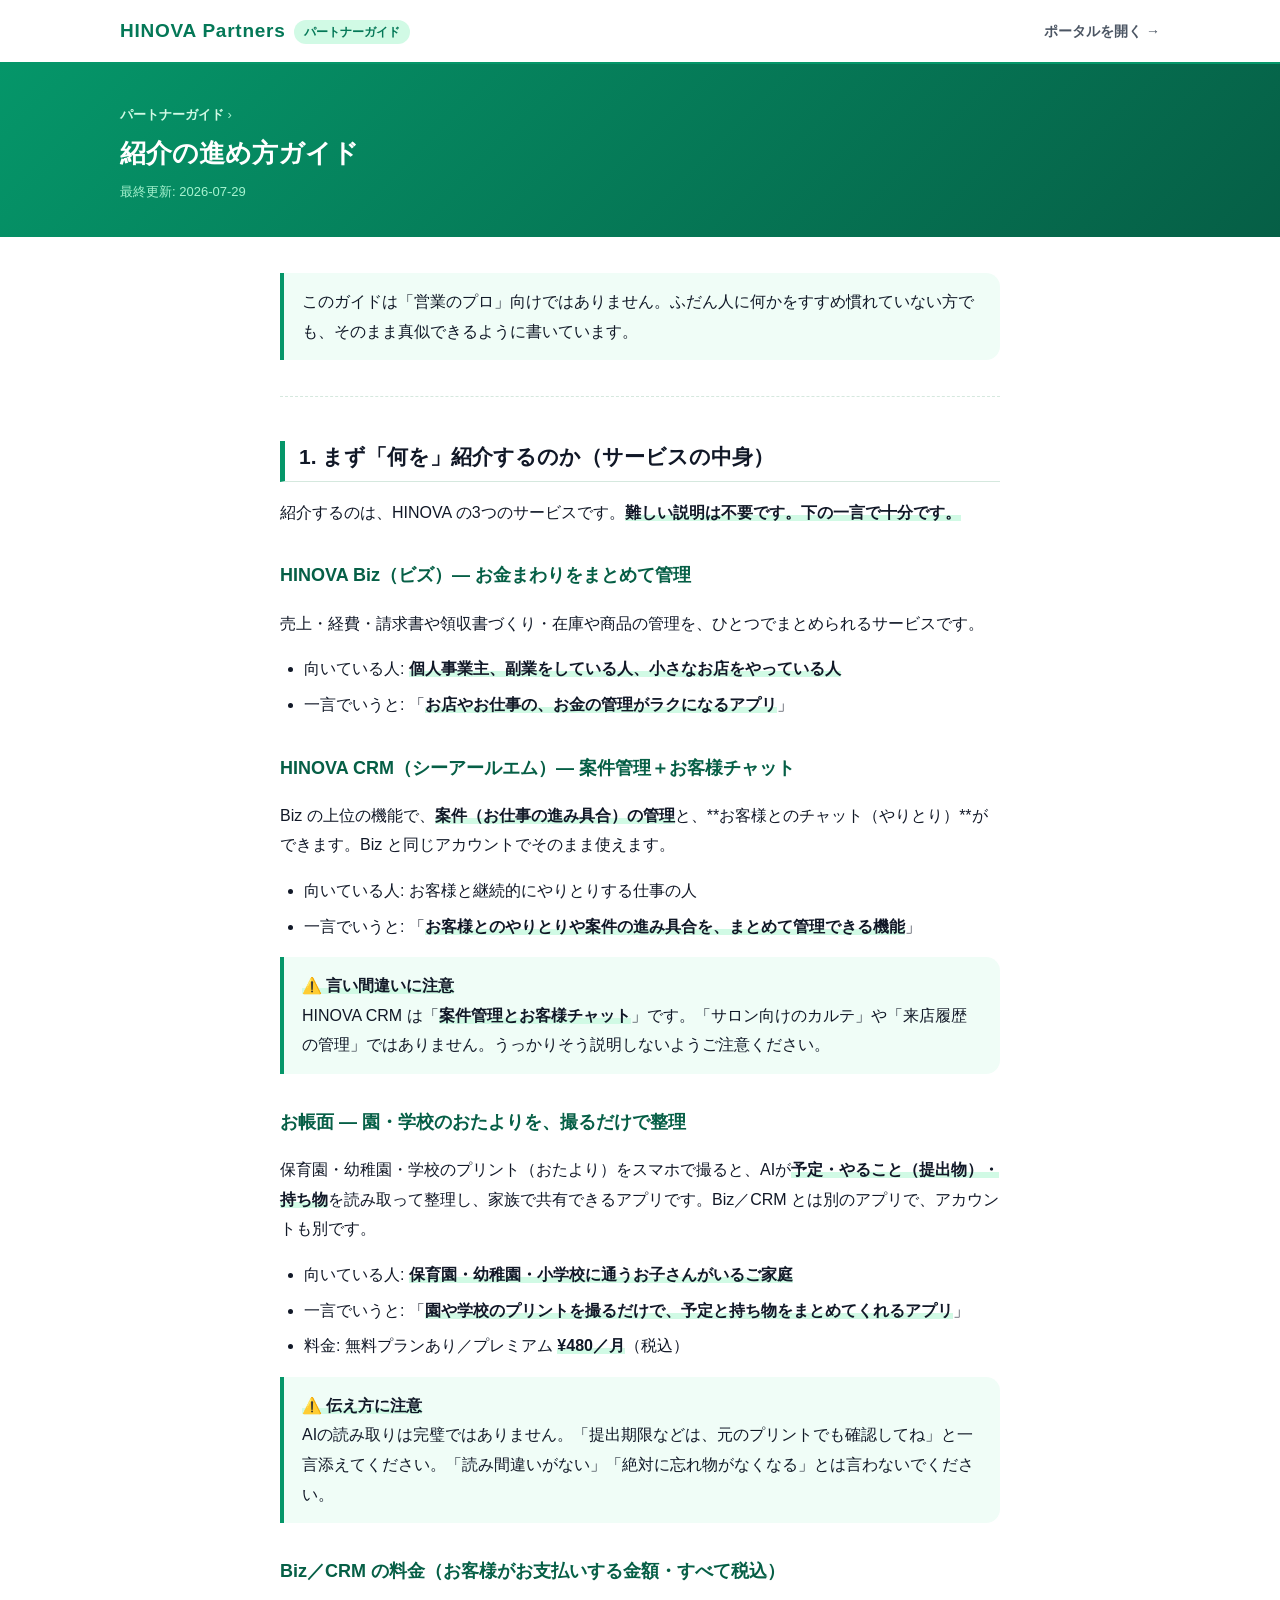
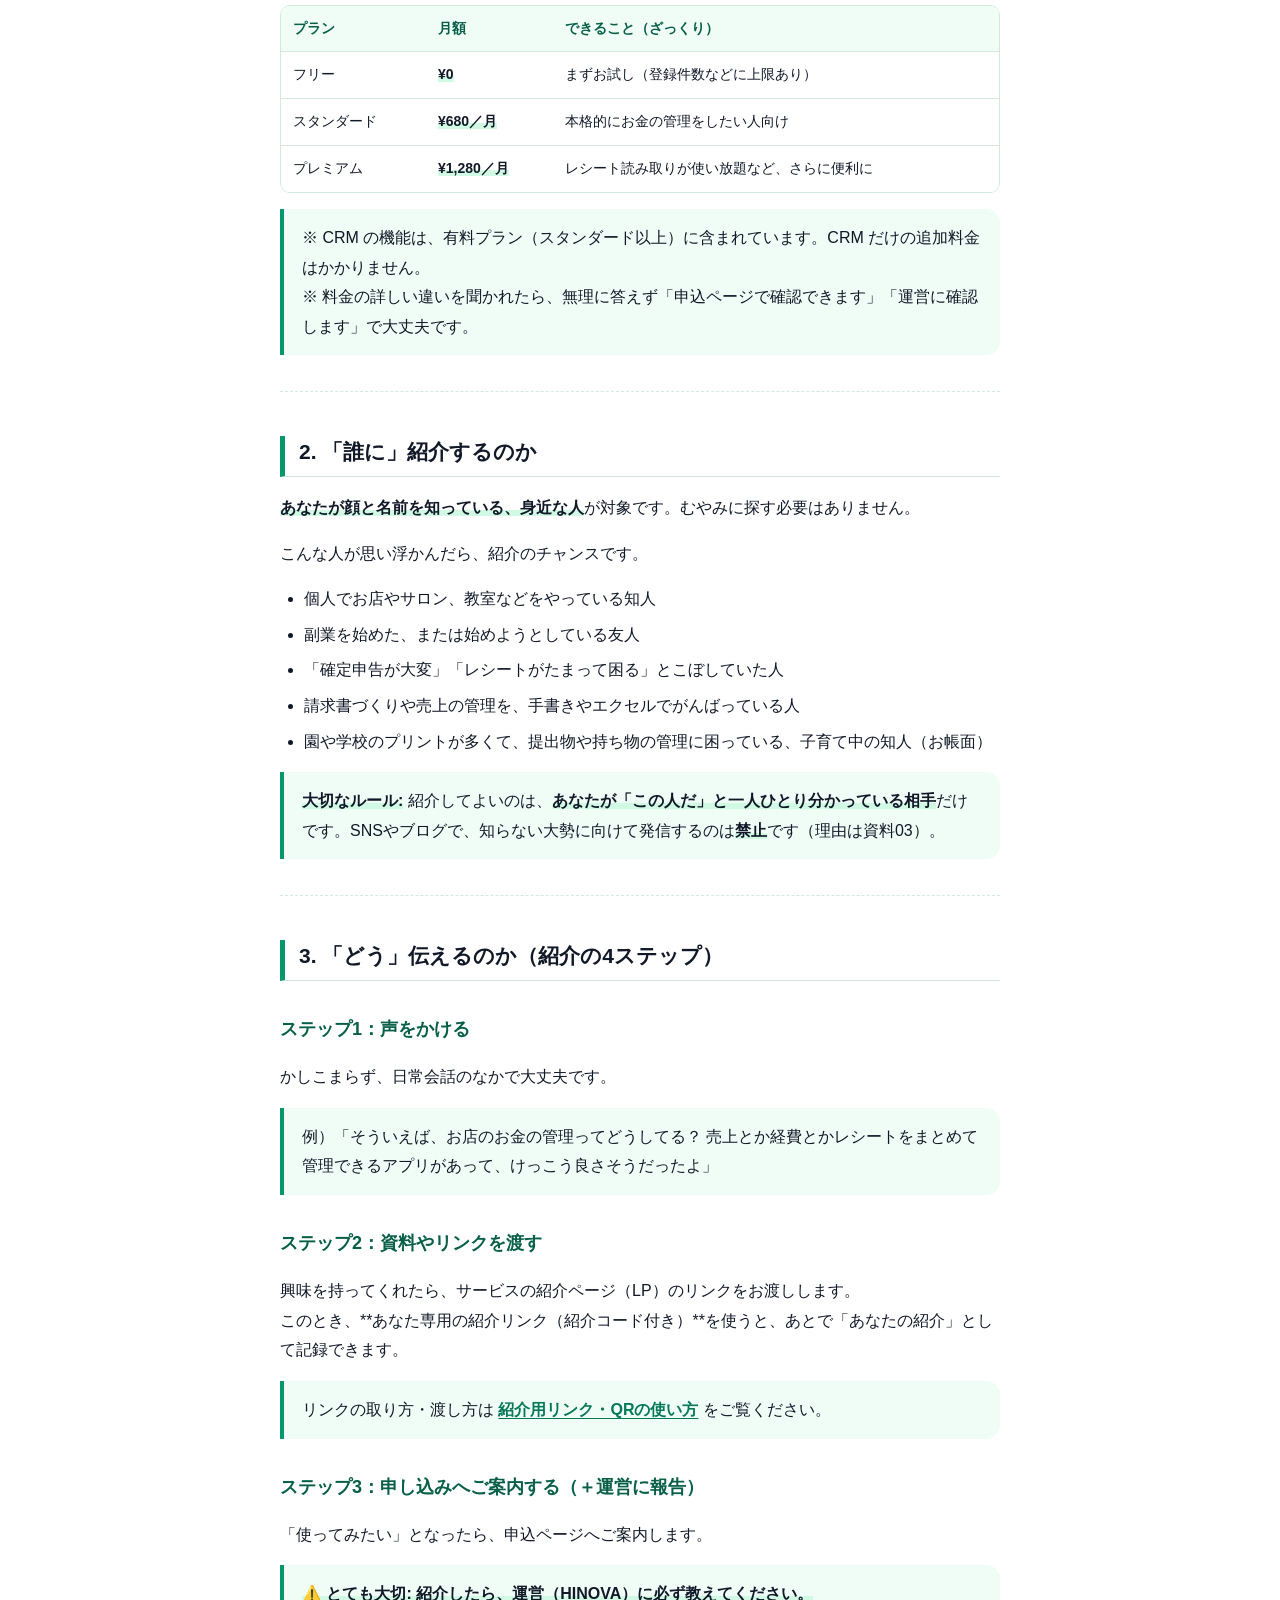
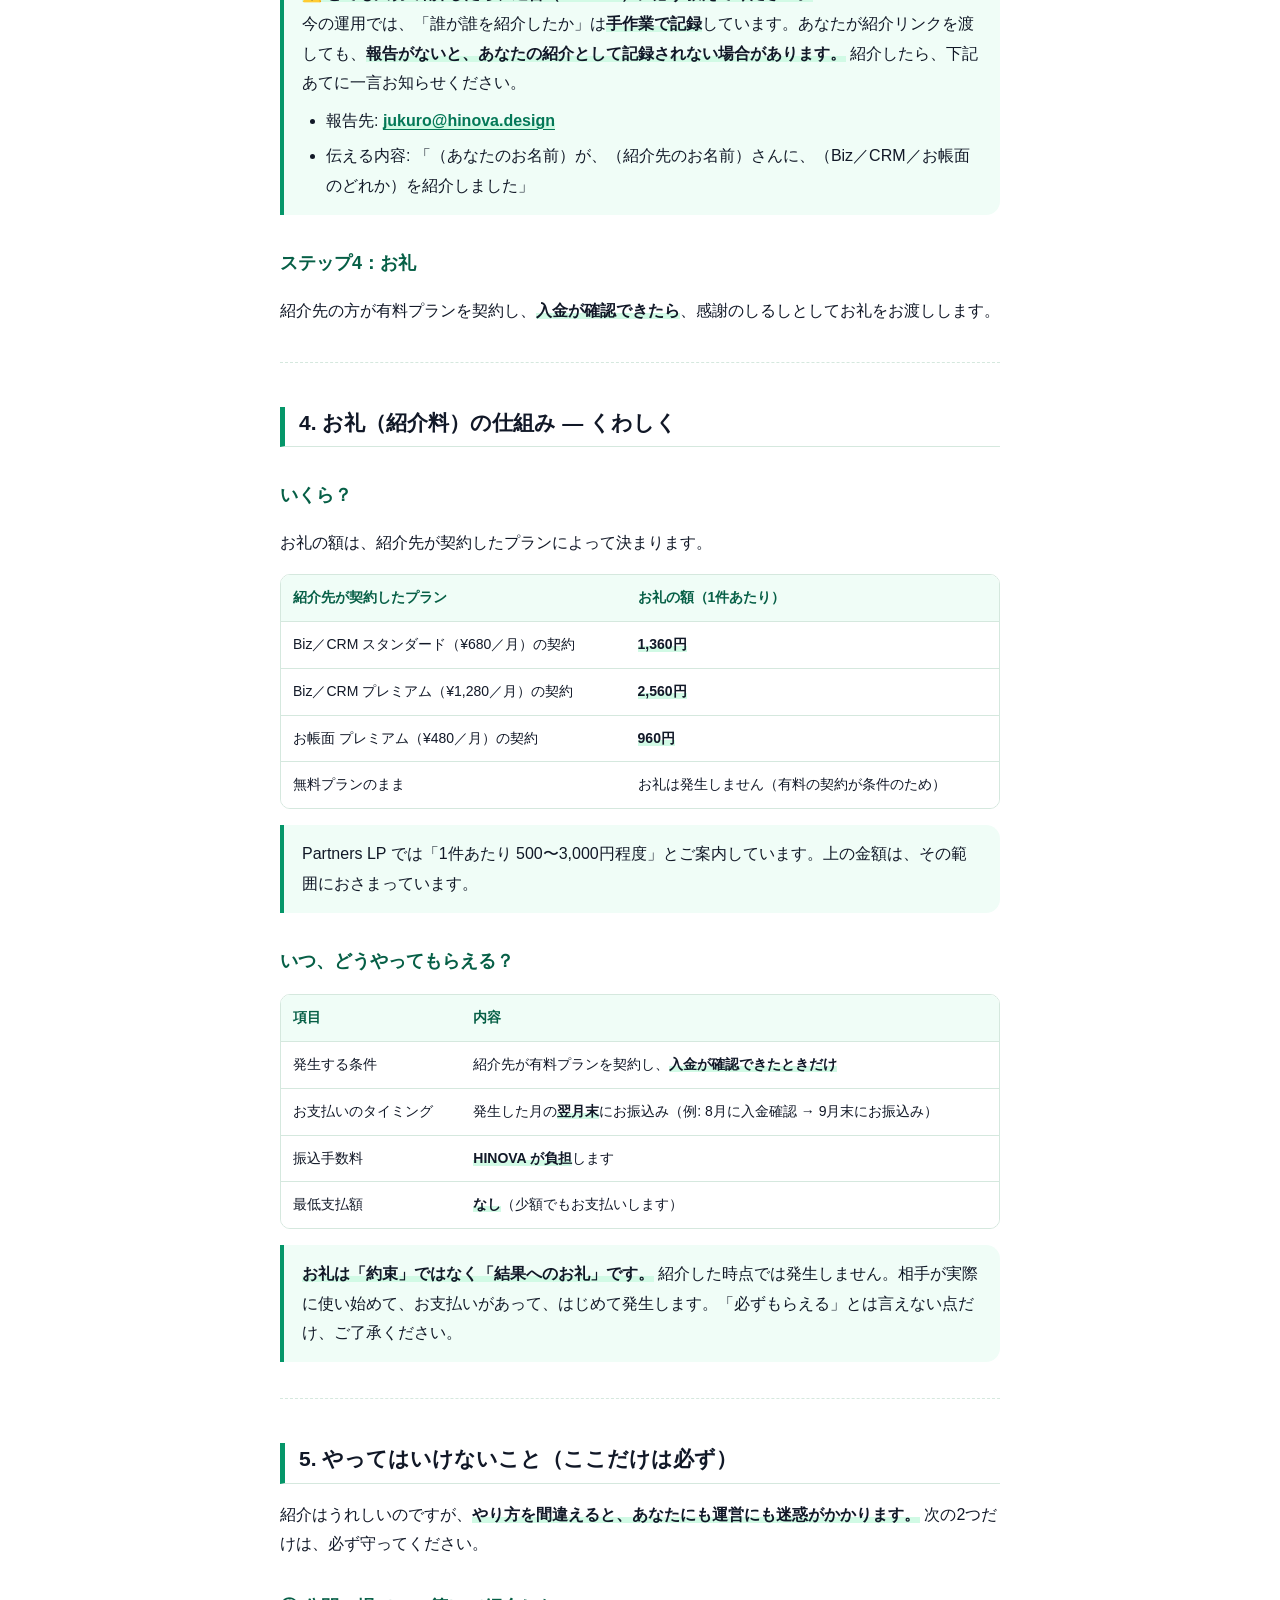
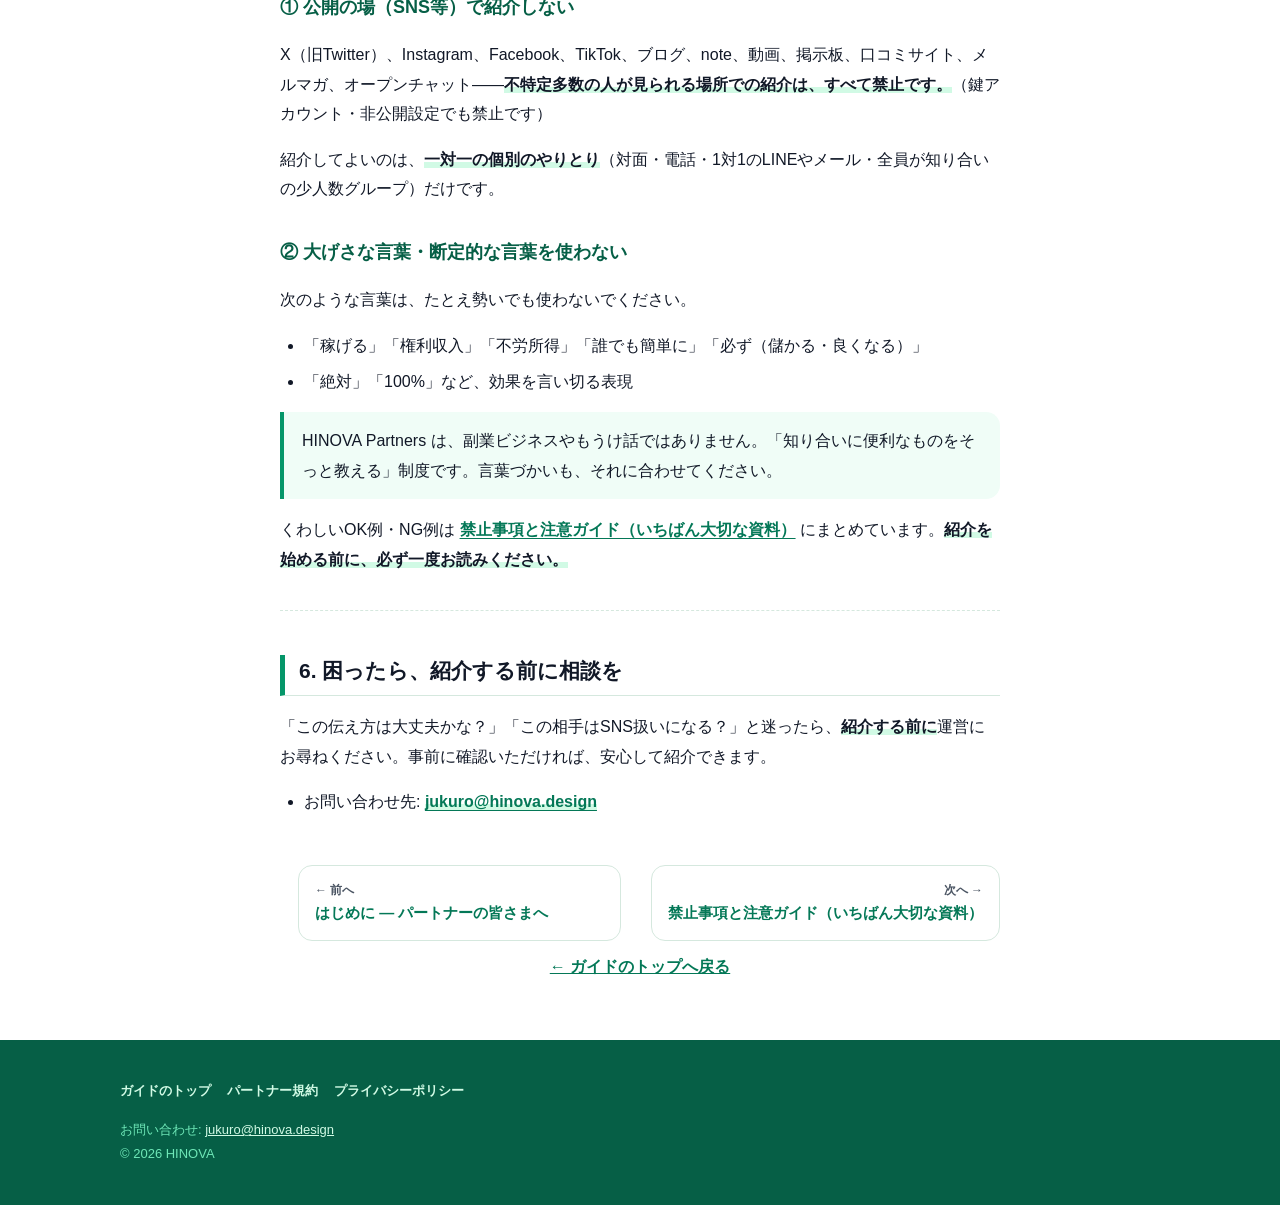
<file: guide/02-how-to-refer.html>
<!DOCTYPE html>
<html lang="ja">
<head>
<meta charset="UTF-8">
<meta name="viewport" content="width=device-width, initial-scale=1.0">
<meta name="robots" content="noindex, nofollow, noarchive, nosnippet">
<meta name="googlebot" content="noindex, nofollow, noarchive, nosnippet">
<title>紹介の進め方ガイド | HINOVA Partners パートナーガイド</title>
<link rel="stylesheet" href="../assets/style.css">
<link rel="stylesheet" href="../assets/guide.css">
</head>
<body>
<header>
  <div class="container header-inner">
    <a class="logo" href="index.html">HINOVA Partners<span class="guide-badge">パートナーガイド</span></a>
    <nav><a href="https://partners.hinova.design" target="_blank" rel="noopener">ポータルを開く →</a></nav>
  </div>
</header>
<div class="guide-hero"><div class="container"><div class="crumb"><a href="index.html">パートナーガイド</a> ›</div><h1>紹介の進め方ガイド</h1><div class="meta">最終更新: 2026-07-29</div></div></div>
<main class="doc">
<article class="prose">
<blockquote>
<p>このガイドは「営業のプロ」向けではありません。ふだん人に何かをすすめ慣れていない方でも、そのまま真似できるように書いています。</p>
</blockquote>
<hr>
<h2>1. まず「何を」紹介するのか（サービスの中身）</h2>
<p>紹介するのは、HINOVA の3つのサービスです。<strong>難しい説明は不要です。下の一言で十分です。</strong></p>
<h3>HINOVA Biz（ビズ）― お金まわりをまとめて管理</h3>
<p>売上・経費・請求書や領収書づくり・在庫や商品の管理を、ひとつでまとめられるサービスです。</p>
<ul>
<li>向いている人: <strong>個人事業主、副業をしている人、小さなお店をやっている人</strong></li>
<li>一言でいうと: 「<strong>お店やお仕事の、お金の管理がラクになるアプリ</strong>」</li>
</ul>
<h3>HINOVA CRM（シーアールエム）― 案件管理＋お客様チャット</h3>
<p>Biz の上位の機能で、<strong>案件（お仕事の進み具合）の管理</strong>と、**お客様とのチャット（やりとり）**ができます。Biz と同じアカウントでそのまま使えます。</p>
<ul>
<li>向いている人: お客様と継続的にやりとりする仕事の人</li>
<li>一言でいうと: 「<strong>お客様とのやりとりや案件の進み具合を、まとめて管理できる機能</strong>」</li>
</ul>
<blockquote>
<p><strong>⚠️ 言い間違いに注意</strong><br>HINOVA CRM は「<strong>案件管理とお客様チャット</strong>」です。「サロン向けのカルテ」や「来店履歴の管理」ではありません。うっかりそう説明しないようご注意ください。</p>
</blockquote>
<h3>お帳面 ― 園・学校のおたよりを、撮るだけで整理</h3>
<p>保育園・幼稚園・学校のプリント（おたより）をスマホで撮ると、AIが<strong>予定・やること（提出物）・持ち物</strong>を読み取って整理し、家族で共有できるアプリです。Biz／CRM とは別のアプリで、アカウントも別です。</p>
<ul>
<li>向いている人: <strong>保育園・幼稚園・小学校に通うお子さんがいるご家庭</strong></li>
<li>一言でいうと: 「<strong>園や学校のプリントを撮るだけで、予定と持ち物をまとめてくれるアプリ</strong>」</li>
<li>料金: 無料プランあり／プレミアム <strong>¥480／月</strong>（税込）</li>
</ul>
<blockquote>
<p><strong>⚠️ 伝え方に注意</strong><br>AIの読み取りは完璧ではありません。「提出期限などは、元のプリントでも確認してね」と一言添えてください。「読み間違いがない」「絶対に忘れ物がなくなる」とは言わないでください。</p>
</blockquote>
<h3>Biz／CRM の料金（お客様がお支払いする金額・すべて税込）</h3>
<div class="table-wrap"><table>
<thead>
<tr>
<th>プラン</th>
<th>月額</th>
<th>できること（ざっくり）</th>
</tr>
</thead>
<tbody><tr>
<td>フリー</td>
<td><strong>¥0</strong></td>
<td>まずお試し（登録件数などに上限あり）</td>
</tr>
<tr>
<td>スタンダード</td>
<td><strong>¥680／月</strong></td>
<td>本格的にお金の管理をしたい人向け</td>
</tr>
<tr>
<td>プレミアム</td>
<td><strong>¥1,280／月</strong></td>
<td>レシート読み取りが使い放題など、さらに便利に</td>
</tr>
</tbody></table></div>
<blockquote>
<p>※ CRM の機能は、有料プラン（スタンダード以上）に含まれています。CRM だけの追加料金はかかりません。<br>※ 料金の詳しい違いを聞かれたら、無理に答えず「申込ページで確認できます」「運営に確認します」で大丈夫です。</p>
</blockquote>
<hr>
<h2>2. 「誰に」紹介するのか</h2>
<p><strong>あなたが顔と名前を知っている、身近な人</strong>が対象です。むやみに探す必要はありません。</p>
<p>こんな人が思い浮かんだら、紹介のチャンスです。</p>
<ul>
<li>個人でお店やサロン、教室などをやっている知人</li>
<li>副業を始めた、または始めようとしている友人</li>
<li>「確定申告が大変」「レシートがたまって困る」とこぼしていた人</li>
<li>請求書づくりや売上の管理を、手書きやエクセルでがんばっている人</li>
<li>園や学校のプリントが多くて、提出物や持ち物の管理に困っている、子育て中の知人（お帳面）</li>
</ul>
<blockquote>
<p><strong>大切なルール:</strong> 紹介してよいのは、<strong>あなたが「この人だ」と一人ひとり分かっている相手</strong>だけです。SNSやブログで、知らない大勢に向けて発信するのは<strong>禁止</strong>です（理由は資料03）。</p>
</blockquote>
<hr>
<h2>3. 「どう」伝えるのか（紹介の4ステップ）</h2>
<h3>ステップ1：声をかける</h3>
<p>かしこまらず、日常会話のなかで大丈夫です。</p>
<blockquote>
<p>例）「そういえば、お店のお金の管理ってどうしてる？ 売上とか経費とかレシートをまとめて管理できるアプリがあって、けっこう良さそうだったよ」</p>
</blockquote>
<h3>ステップ2：資料やリンクを渡す</h3>
<p>興味を持ってくれたら、サービスの紹介ページ（LP）のリンクをお渡しします。<br>このとき、**あなた専用の紹介リンク（紹介コード付き）**を使うと、あとで「あなたの紹介」として記録できます。</p>
<blockquote>
<p>リンクの取り方・渡し方は <a href="04-referral-link.html">紹介用リンク・QRの使い方</a> をご覧ください。</p>
</blockquote>
<h3>ステップ3：申し込みへご案内する（＋運営に報告）</h3>
<p>「使ってみたい」となったら、申込ページへご案内します。</p>
<blockquote>
<p><strong>⚠️ とても大切: 紹介したら、運営（HINOVA）に必ず教えてください。</strong><br>今の運用では、「誰が誰を紹介したか」は<strong>手作業で記録</strong>しています。あなたが紹介リンクを渡しても、<strong>報告がないと、あなたの紹介として記録されない場合があります。</strong> 紹介したら、下記あてに一言お知らせください。</p>
<ul>
<li>報告先: <strong><a href="mailto:jukuro@hinova.design">jukuro@hinova.design</a></strong></li>
<li>伝える内容: 「（あなたのお名前）が、（紹介先のお名前）さんに、（Biz／CRM／お帳面 のどれか）を紹介しました」</li>
</ul>
</blockquote>
<h3>ステップ4：お礼</h3>
<p>紹介先の方が有料プランを契約し、<strong>入金が確認できたら</strong>、感謝のしるしとしてお礼をお渡しします。</p>
<hr>
<h2>4. お礼（紹介料）の仕組み ― くわしく</h2>
<h3>いくら？</h3>
<p>お礼の額は、紹介先が契約したプランによって決まります。</p>
<div class="table-wrap"><table>
<thead>
<tr>
<th>紹介先が契約したプラン</th>
<th>お礼の額（1件あたり）</th>
</tr>
</thead>
<tbody><tr>
<td>Biz／CRM スタンダード（¥680／月）の契約</td>
<td><strong>1,360円</strong></td>
</tr>
<tr>
<td>Biz／CRM プレミアム（¥1,280／月）の契約</td>
<td><strong>2,560円</strong></td>
</tr>
<tr>
<td>お帳面 プレミアム（¥480／月）の契約</td>
<td><strong>960円</strong></td>
</tr>
<tr>
<td>無料プランのまま</td>
<td>お礼は発生しません（有料の契約が条件のため）</td>
</tr>
</tbody></table></div>
<blockquote>
<p>Partners LP では「1件あたり 500〜3,000円程度」とご案内しています。上の金額は、その範囲におさまっています。</p>
</blockquote>
<h3>いつ、どうやってもらえる？</h3>
<div class="table-wrap"><table>
<thead>
<tr>
<th>項目</th>
<th>内容</th>
</tr>
</thead>
<tbody><tr>
<td>発生する条件</td>
<td>紹介先が有料プランを契約し、<strong>入金が確認できたときだけ</strong></td>
</tr>
<tr>
<td>お支払いのタイミング</td>
<td>発生した月の<strong>翌月末</strong>にお振込み（例: 8月に入金確認 → 9月末にお振込み）</td>
</tr>
<tr>
<td>振込手数料</td>
<td><strong>HINOVA が負担</strong>します</td>
</tr>
<tr>
<td>最低支払額</td>
<td><strong>なし</strong>（少額でもお支払いします）</td>
</tr>
</tbody></table></div>
<blockquote>
<p><strong>お礼は「約束」ではなく「結果へのお礼」です。</strong> 紹介した時点では発生しません。相手が実際に使い始めて、お支払いがあって、はじめて発生します。「必ずもらえる」とは言えない点だけ、ご了承ください。</p>
</blockquote>
<hr>
<h2>5. やってはいけないこと（ここだけは必ず）</h2>
<p>紹介はうれしいのですが、<strong>やり方を間違えると、あなたにも運営にも迷惑がかかります。</strong> 次の2つだけは、必ず守ってください。</p>
<h3>① 公開の場（SNS等）で紹介しない</h3>
<p>X（旧Twitter）、Instagram、Facebook、TikTok、ブログ、note、動画、掲示板、口コミサイト、メルマガ、オープンチャット――<strong>不特定多数の人が見られる場所での紹介は、すべて禁止です。</strong>（鍵アカウント・非公開設定でも禁止です）</p>
<p>紹介してよいのは、<strong>一対一の個別のやりとり</strong>（対面・電話・1対1のLINEやメール・全員が知り合いの少人数グループ）だけです。</p>
<h3>② 大げさな言葉・断定的な言葉を使わない</h3>
<p>次のような言葉は、たとえ勢いでも使わないでください。</p>
<ul>
<li>「稼げる」「権利収入」「不労所得」「誰でも簡単に」「必ず（儲かる・良くなる）」</li>
<li>「絶対」「100%」など、効果を言い切る表現</li>
</ul>
<blockquote>
<p>HINOVA Partners は、副業ビジネスやもうけ話ではありません。「知り合いに便利なものをそっと教える」制度です。言葉づかいも、それに合わせてください。</p>
</blockquote>
<p>くわしいOK例・NG例は <a href="03-rules.html">禁止事項と注意ガイド（いちばん大切な資料）</a> にまとめています。<strong>紹介を始める前に、必ず一度お読みください。</strong></p>
<hr>
<h2>6. 困ったら、紹介する前に相談を</h2>
<p>「この伝え方は大丈夫かな？」「この相手はSNS扱いになる？」と迷ったら、<strong>紹介する前に</strong>運営にお尋ねください。事前に確認いただければ、安心して紹介できます。</p>
<ul>
<li>お問い合わせ先: <strong><a href="mailto:jukuro@hinova.design">jukuro@hinova.design</a></strong></li>
</ul>

</article>
<nav class="doc-nav"><a class="prev" href="01-welcome.html"><small>← 前へ</small><strong>はじめに ― パートナーの皆さまへ</strong></a><a class="next" href="03-rules.html"><small>次へ →</small><strong>禁止事項と注意ガイド（いちばん大切な資料）</strong></a></nav>
<p class="back-top"><a href="index.html">← ガイドのトップへ戻る</a></p>
</main>
<footer>
  <div class="container">
    <div class="footer-nav"><a href="index.html">ガイドのトップ</a><a href="terms.html">パートナー規約</a><a href="privacy.html">プライバシーポリシー</a></div>
    <div class="copy">お問い合わせ: <a href="mailto:jukuro@hinova.design" style="color:#D1FAE5">jukuro@hinova.design</a><br>© 2026 HINOVA</div>
  </div>
</footer>
</body>
</html>
</file>
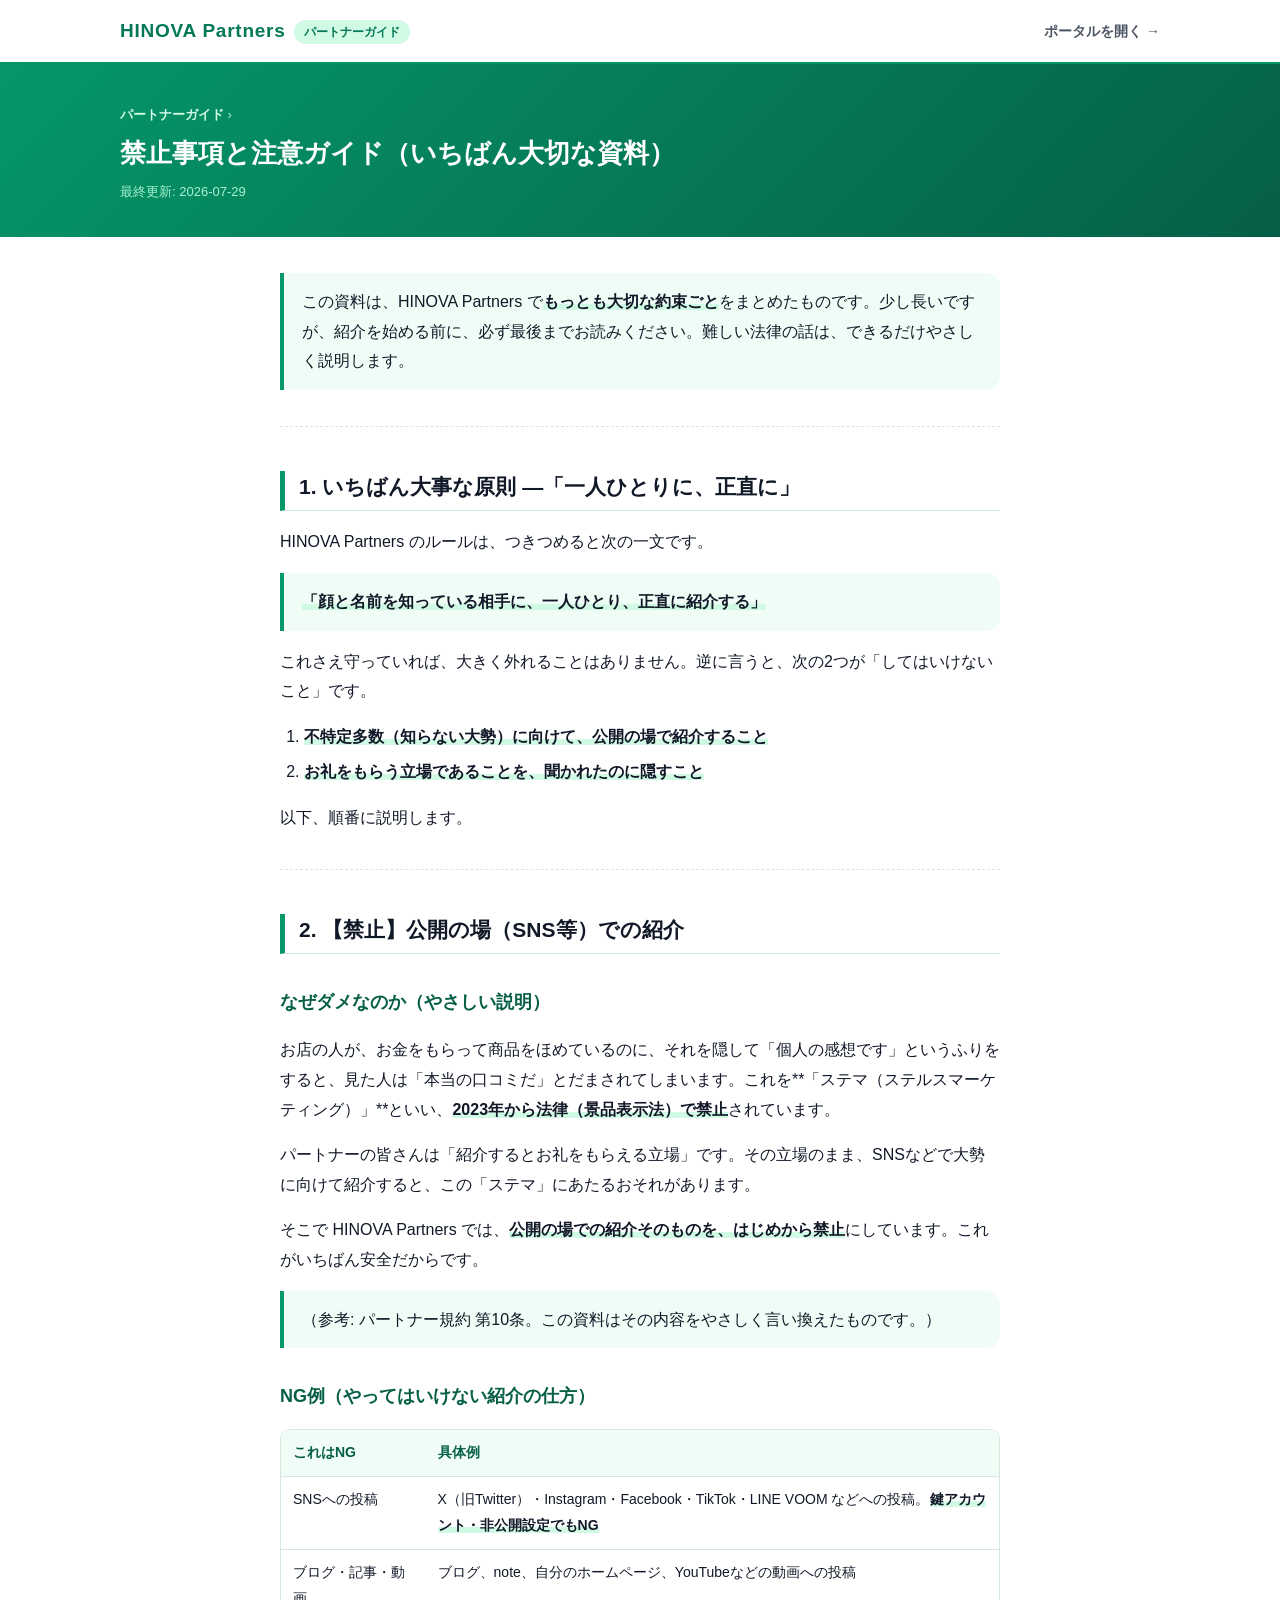
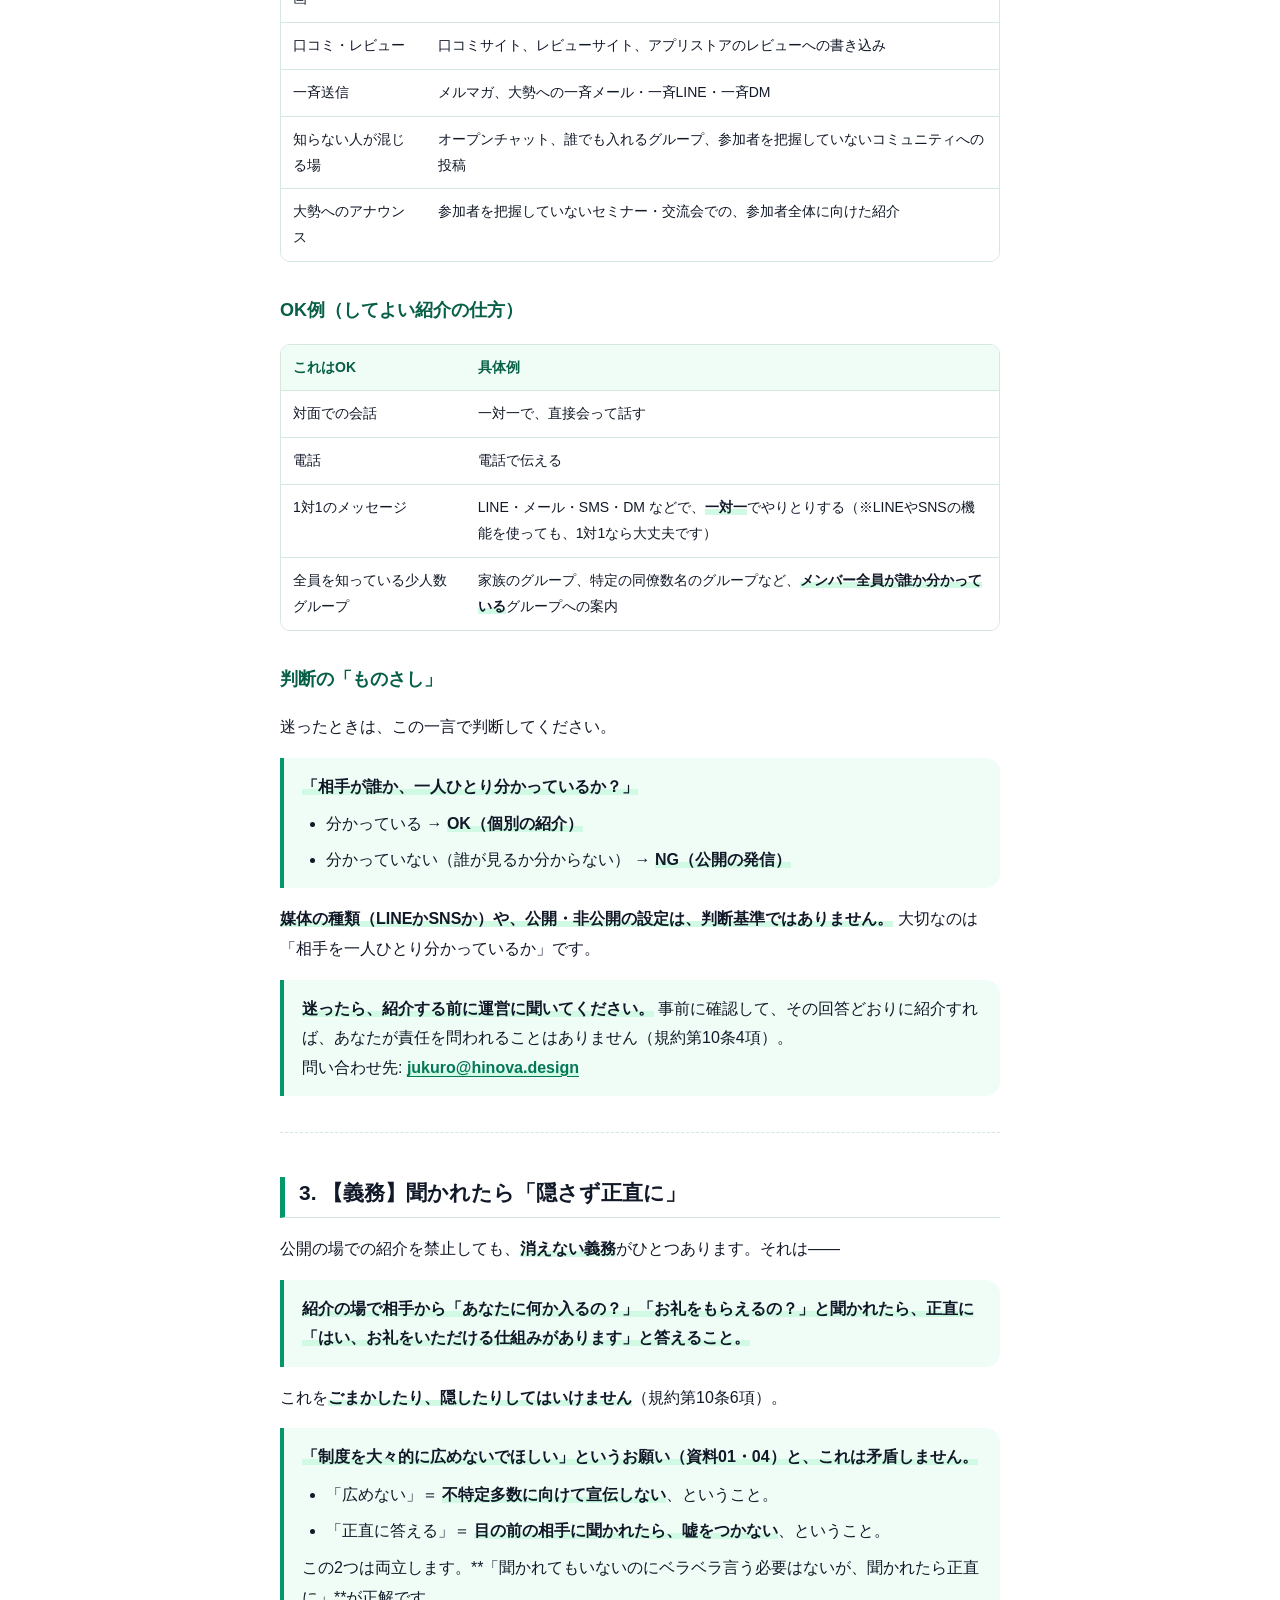
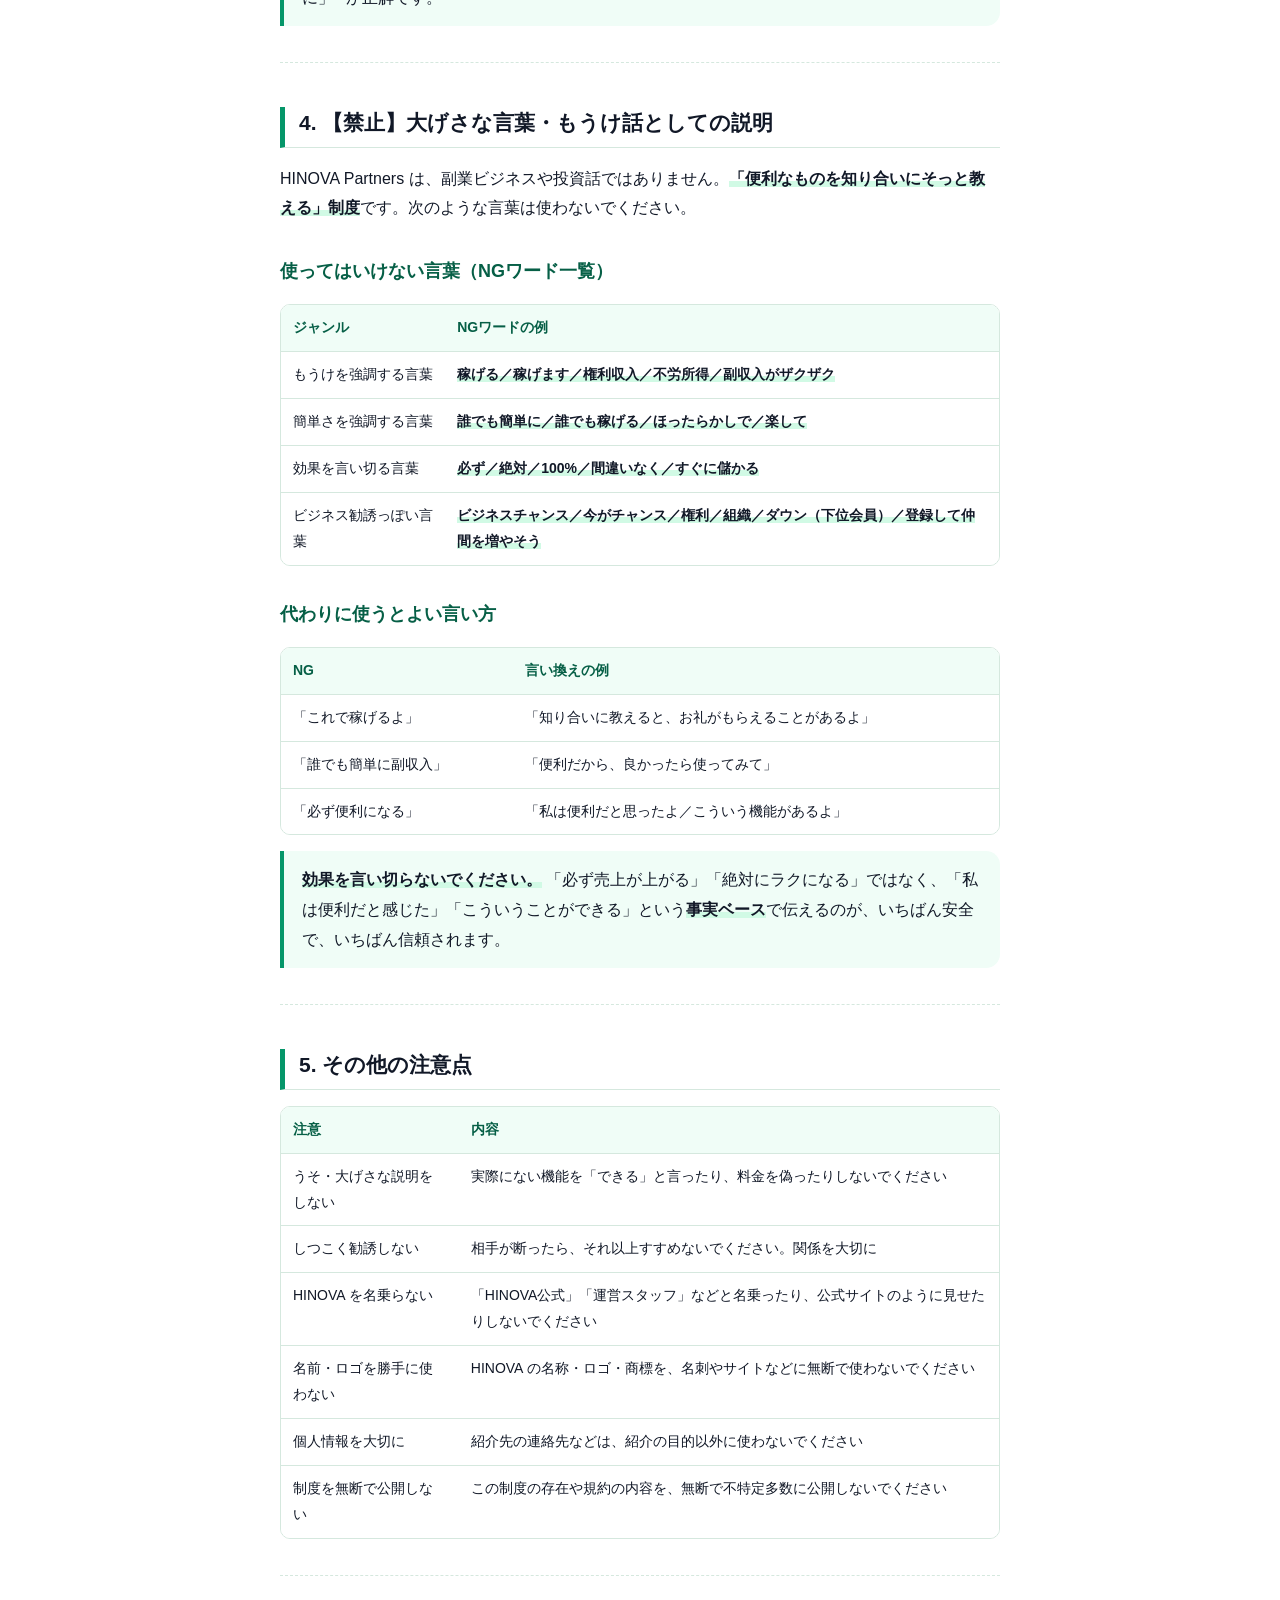
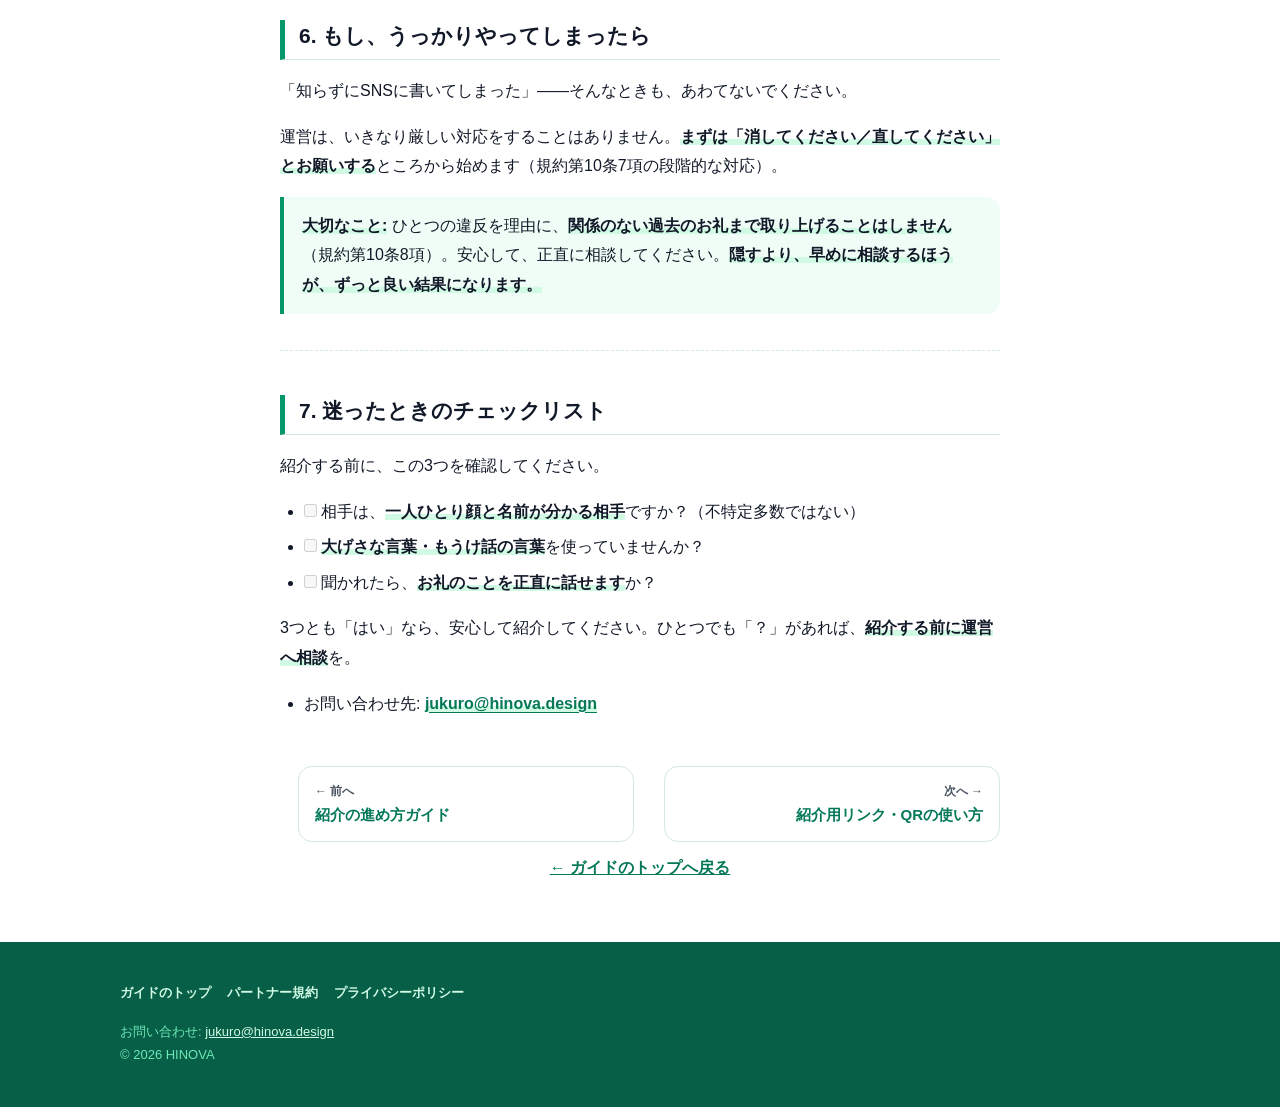
<file: guide/03-rules.html>
<!DOCTYPE html>
<html lang="ja">
<head>
<meta charset="UTF-8">
<meta name="viewport" content="width=device-width, initial-scale=1.0">
<meta name="robots" content="noindex, nofollow, noarchive, nosnippet">
<meta name="googlebot" content="noindex, nofollow, noarchive, nosnippet">
<title>禁止事項と注意ガイド（いちばん大切な資料） | HINOVA Partners パートナーガイド</title>
<link rel="stylesheet" href="../assets/style.css">
<link rel="stylesheet" href="../assets/guide.css">
</head>
<body>
<header>
  <div class="container header-inner">
    <a class="logo" href="index.html">HINOVA Partners<span class="guide-badge">パートナーガイド</span></a>
    <nav><a href="https://partners.hinova.design" target="_blank" rel="noopener">ポータルを開く →</a></nav>
  </div>
</header>
<div class="guide-hero"><div class="container"><div class="crumb"><a href="index.html">パートナーガイド</a> ›</div><h1>禁止事項と注意ガイド（いちばん大切な資料）</h1><div class="meta">最終更新: 2026-07-29</div></div></div>
<main class="doc">
<article class="prose">
<blockquote>
<p>この資料は、HINOVA Partners で<strong>もっとも大切な約束ごと</strong>をまとめたものです。少し長いですが、紹介を始める前に、必ず最後までお読みください。難しい法律の話は、できるだけやさしく説明します。</p>
</blockquote>
<hr>
<h2>1. いちばん大事な原則 ―「一人ひとりに、正直に」</h2>
<p>HINOVA Partners のルールは、つきつめると次の一文です。</p>
<blockquote>
<p><strong>「顔と名前を知っている相手に、一人ひとり、正直に紹介する」</strong></p>
</blockquote>
<p>これさえ守っていれば、大きく外れることはありません。逆に言うと、次の2つが「してはいけないこと」です。</p>
<ol>
<li><strong>不特定多数（知らない大勢）に向けて、公開の場で紹介すること</strong></li>
<li><strong>お礼をもらう立場であることを、聞かれたのに隠すこと</strong></li>
</ol>
<p>以下、順番に説明します。</p>
<hr>
<h2>2. 【禁止】公開の場（SNS等）での紹介</h2>
<h3>なぜダメなのか（やさしい説明）</h3>
<p>お店の人が、お金をもらって商品をほめているのに、それを隠して「個人の感想です」というふりをすると、見た人は「本当の口コミだ」とだまされてしまいます。これを**「ステマ（ステルスマーケティング）」**といい、<strong>2023年から法律（景品表示法）で禁止</strong>されています。</p>
<p>パートナーの皆さんは「紹介するとお礼をもらえる立場」です。その立場のまま、SNSなどで大勢に向けて紹介すると、この「ステマ」にあたるおそれがあります。</p>
<p>そこで HINOVA Partners では、<strong>公開の場での紹介そのものを、はじめから禁止</strong>にしています。これがいちばん安全だからです。</p>
<blockquote>
<p>（参考: パートナー規約 第10条。この資料はその内容をやさしく言い換えたものです。）</p>
</blockquote>
<h3>NG例（やってはいけない紹介の仕方）</h3>
<div class="table-wrap"><table>
<thead>
<tr>
<th>これはNG</th>
<th>具体例</th>
</tr>
</thead>
<tbody><tr>
<td>SNSへの投稿</td>
<td>X（旧Twitter）・Instagram・Facebook・TikTok・LINE VOOM などへの投稿。<strong>鍵アカウント・非公開設定でもNG</strong></td>
</tr>
<tr>
<td>ブログ・記事・動画</td>
<td>ブログ、note、自分のホームページ、YouTubeなどの動画への投稿</td>
</tr>
<tr>
<td>口コミ・レビュー</td>
<td>口コミサイト、レビューサイト、アプリストアのレビューへの書き込み</td>
</tr>
<tr>
<td>一斉送信</td>
<td>メルマガ、大勢への一斉メール・一斉LINE・一斉DM</td>
</tr>
<tr>
<td>知らない人が混じる場</td>
<td>オープンチャット、誰でも入れるグループ、参加者を把握していないコミュニティへの投稿</td>
</tr>
<tr>
<td>大勢へのアナウンス</td>
<td>参加者を把握していないセミナー・交流会での、参加者全体に向けた紹介</td>
</tr>
</tbody></table></div>
<h3>OK例（してよい紹介の仕方）</h3>
<div class="table-wrap"><table>
<thead>
<tr>
<th>これはOK</th>
<th>具体例</th>
</tr>
</thead>
<tbody><tr>
<td>対面での会話</td>
<td>一対一で、直接会って話す</td>
</tr>
<tr>
<td>電話</td>
<td>電話で伝える</td>
</tr>
<tr>
<td>1対1のメッセージ</td>
<td>LINE・メール・SMS・DM などで、<strong>一対一</strong>でやりとりする（※LINEやSNSの機能を使っても、1対1なら大丈夫です）</td>
</tr>
<tr>
<td>全員を知っている少人数グループ</td>
<td>家族のグループ、特定の同僚数名のグループなど、<strong>メンバー全員が誰か分かっている</strong>グループへの案内</td>
</tr>
</tbody></table></div>
<h3>判断の「ものさし」</h3>
<p>迷ったときは、この一言で判断してください。</p>
<blockquote>
<p><strong>「相手が誰か、一人ひとり分かっているか？」</strong></p>
<ul>
<li>分かっている → <strong>OK（個別の紹介）</strong></li>
<li>分かっていない（誰が見るか分からない） → <strong>NG（公開の発信）</strong></li>
</ul>
</blockquote>
<p><strong>媒体の種類（LINEかSNSか）や、公開・非公開の設定は、判断基準ではありません。</strong> 大切なのは「相手を一人ひとり分かっているか」です。</p>
<blockquote>
<p><strong>迷ったら、紹介する前に運営に聞いてください。</strong> 事前に確認して、その回答どおりに紹介すれば、あなたが責任を問われることはありません（規約第10条4項）。<br>問い合わせ先: <strong><a href="mailto:jukuro@hinova.design">jukuro@hinova.design</a></strong></p>
</blockquote>
<hr>
<h2>3. 【義務】聞かれたら「隠さず正直に」</h2>
<p>公開の場での紹介を禁止しても、<strong>消えない義務</strong>がひとつあります。それは――</p>
<blockquote>
<p><strong>紹介の場で相手から「あなたに何か入るの？」「お礼をもらえるの？」と聞かれたら、正直に「はい、お礼をいただける仕組みがあります」と答えること。</strong></p>
</blockquote>
<p>これを<strong>ごまかしたり、隠したりしてはいけません</strong>（規約第10条6項）。</p>
<blockquote>
<p><strong>「制度を大々的に広めないでほしい」というお願い（資料01・04）と、これは矛盾しません。</strong></p>
<ul>
<li>「広めない」＝ <strong>不特定多数に向けて宣伝しない</strong>、ということ。</li>
<li>「正直に答える」＝ <strong>目の前の相手に聞かれたら、嘘をつかない</strong>、ということ。</li>
</ul>
<p>この2つは両立します。**「聞かれてもいないのにベラベラ言う必要はないが、聞かれたら正直に」**が正解です。</p>
</blockquote>
<hr>
<h2>4. 【禁止】大げさな言葉・もうけ話としての説明</h2>
<p>HINOVA Partners は、副業ビジネスや投資話ではありません。<strong>「便利なものを知り合いにそっと教える」制度</strong>です。次のような言葉は使わないでください。</p>
<h3>使ってはいけない言葉（NGワード一覧）</h3>
<div class="table-wrap"><table>
<thead>
<tr>
<th>ジャンル</th>
<th>NGワードの例</th>
</tr>
</thead>
<tbody><tr>
<td>もうけを強調する言葉</td>
<td><strong>稼げる／稼げます／権利収入／不労所得／副収入がザクザク</strong></td>
</tr>
<tr>
<td>簡単さを強調する言葉</td>
<td><strong>誰でも簡単に／誰でも稼げる／ほったらかしで／楽して</strong></td>
</tr>
<tr>
<td>効果を言い切る言葉</td>
<td><strong>必ず／絶対／100%／間違いなく／すぐに儲かる</strong></td>
</tr>
<tr>
<td>ビジネス勧誘っぽい言葉</td>
<td><strong>ビジネスチャンス／今がチャンス／権利／組織／ダウン（下位会員）／登録して仲間を増やそう</strong></td>
</tr>
</tbody></table></div>
<h3>代わりに使うとよい言い方</h3>
<div class="table-wrap"><table>
<thead>
<tr>
<th>NG</th>
<th>言い換えの例</th>
</tr>
</thead>
<tbody><tr>
<td>「これで稼げるよ」</td>
<td>「知り合いに教えると、お礼がもらえることがあるよ」</td>
</tr>
<tr>
<td>「誰でも簡単に副収入」</td>
<td>「便利だから、良かったら使ってみて」</td>
</tr>
<tr>
<td>「必ず便利になる」</td>
<td>「私は便利だと思ったよ／こういう機能があるよ」</td>
</tr>
</tbody></table></div>
<blockquote>
<p><strong>効果を言い切らないでください。</strong> 「必ず売上が上がる」「絶対にラクになる」ではなく、「私は便利だと感じた」「こういうことができる」という<strong>事実ベース</strong>で伝えるのが、いちばん安全で、いちばん信頼されます。</p>
</blockquote>
<hr>
<h2>5. その他の注意点</h2>
<div class="table-wrap"><table>
<thead>
<tr>
<th>注意</th>
<th>内容</th>
</tr>
</thead>
<tbody><tr>
<td>うそ・大げさな説明をしない</td>
<td>実際にない機能を「できる」と言ったり、料金を偽ったりしないでください</td>
</tr>
<tr>
<td>しつこく勧誘しない</td>
<td>相手が断ったら、それ以上すすめないでください。関係を大切に</td>
</tr>
<tr>
<td>HINOVA を名乗らない</td>
<td>「HINOVA公式」「運営スタッフ」などと名乗ったり、公式サイトのように見せたりしないでください</td>
</tr>
<tr>
<td>名前・ロゴを勝手に使わない</td>
<td>HINOVA の名称・ロゴ・商標を、名刺やサイトなどに無断で使わないでください</td>
</tr>
<tr>
<td>個人情報を大切に</td>
<td>紹介先の連絡先などは、紹介の目的以外に使わないでください</td>
</tr>
<tr>
<td>制度を無断で公開しない</td>
<td>この制度の存在や規約の内容を、無断で不特定多数に公開しないでください</td>
</tr>
</tbody></table></div>
<hr>
<h2>6. もし、うっかりやってしまったら</h2>
<p>「知らずにSNSに書いてしまった」――そんなときも、あわてないでください。</p>
<p>運営は、いきなり厳しい対応をすることはありません。<strong>まずは「消してください／直してください」とお願いする</strong>ところから始めます（規約第10条7項の段階的な対応）。</p>
<blockquote>
<p><strong>大切なこと:</strong> ひとつの違反を理由に、<strong>関係のない過去のお礼まで取り上げることはしません</strong>（規約第10条8項）。安心して、正直に相談してください。<strong>隠すより、早めに相談するほうが、ずっと良い結果になります。</strong></p>
</blockquote>
<hr>
<h2>7. 迷ったときのチェックリスト</h2>
<p>紹介する前に、この3つを確認してください。</p>
<ul>
<li><input disabled="" type="checkbox"> 相手は、<strong>一人ひとり顔と名前が分かる相手</strong>ですか？（不特定多数ではない）</li>
<li><input disabled="" type="checkbox"> <strong>大げさな言葉・もうけ話の言葉</strong>を使っていませんか？</li>
<li><input disabled="" type="checkbox"> 聞かれたら、<strong>お礼のことを正直に話せます</strong>か？</li>
</ul>
<p>3つとも「はい」なら、安心して紹介してください。ひとつでも「？」があれば、<strong>紹介する前に運営へ相談</strong>を。</p>
<ul>
<li>お問い合わせ先: <strong><a href="mailto:jukuro@hinova.design">jukuro@hinova.design</a></strong></li>
</ul>

</article>
<nav class="doc-nav"><a class="prev" href="02-how-to-refer.html"><small>← 前へ</small><strong>紹介の進め方ガイド</strong></a><a class="next" href="04-referral-link.html"><small>次へ →</small><strong>紹介用リンク・QRの使い方</strong></a></nav>
<p class="back-top"><a href="index.html">← ガイドのトップへ戻る</a></p>
</main>
<footer>
  <div class="container">
    <div class="footer-nav"><a href="index.html">ガイドのトップ</a><a href="terms.html">パートナー規約</a><a href="privacy.html">プライバシーポリシー</a></div>
    <div class="copy">お問い合わせ: <a href="mailto:jukuro@hinova.design" style="color:#D1FAE5">jukuro@hinova.design</a><br>© 2026 HINOVA</div>
  </div>
</footer>
</body>
</html>
</file>
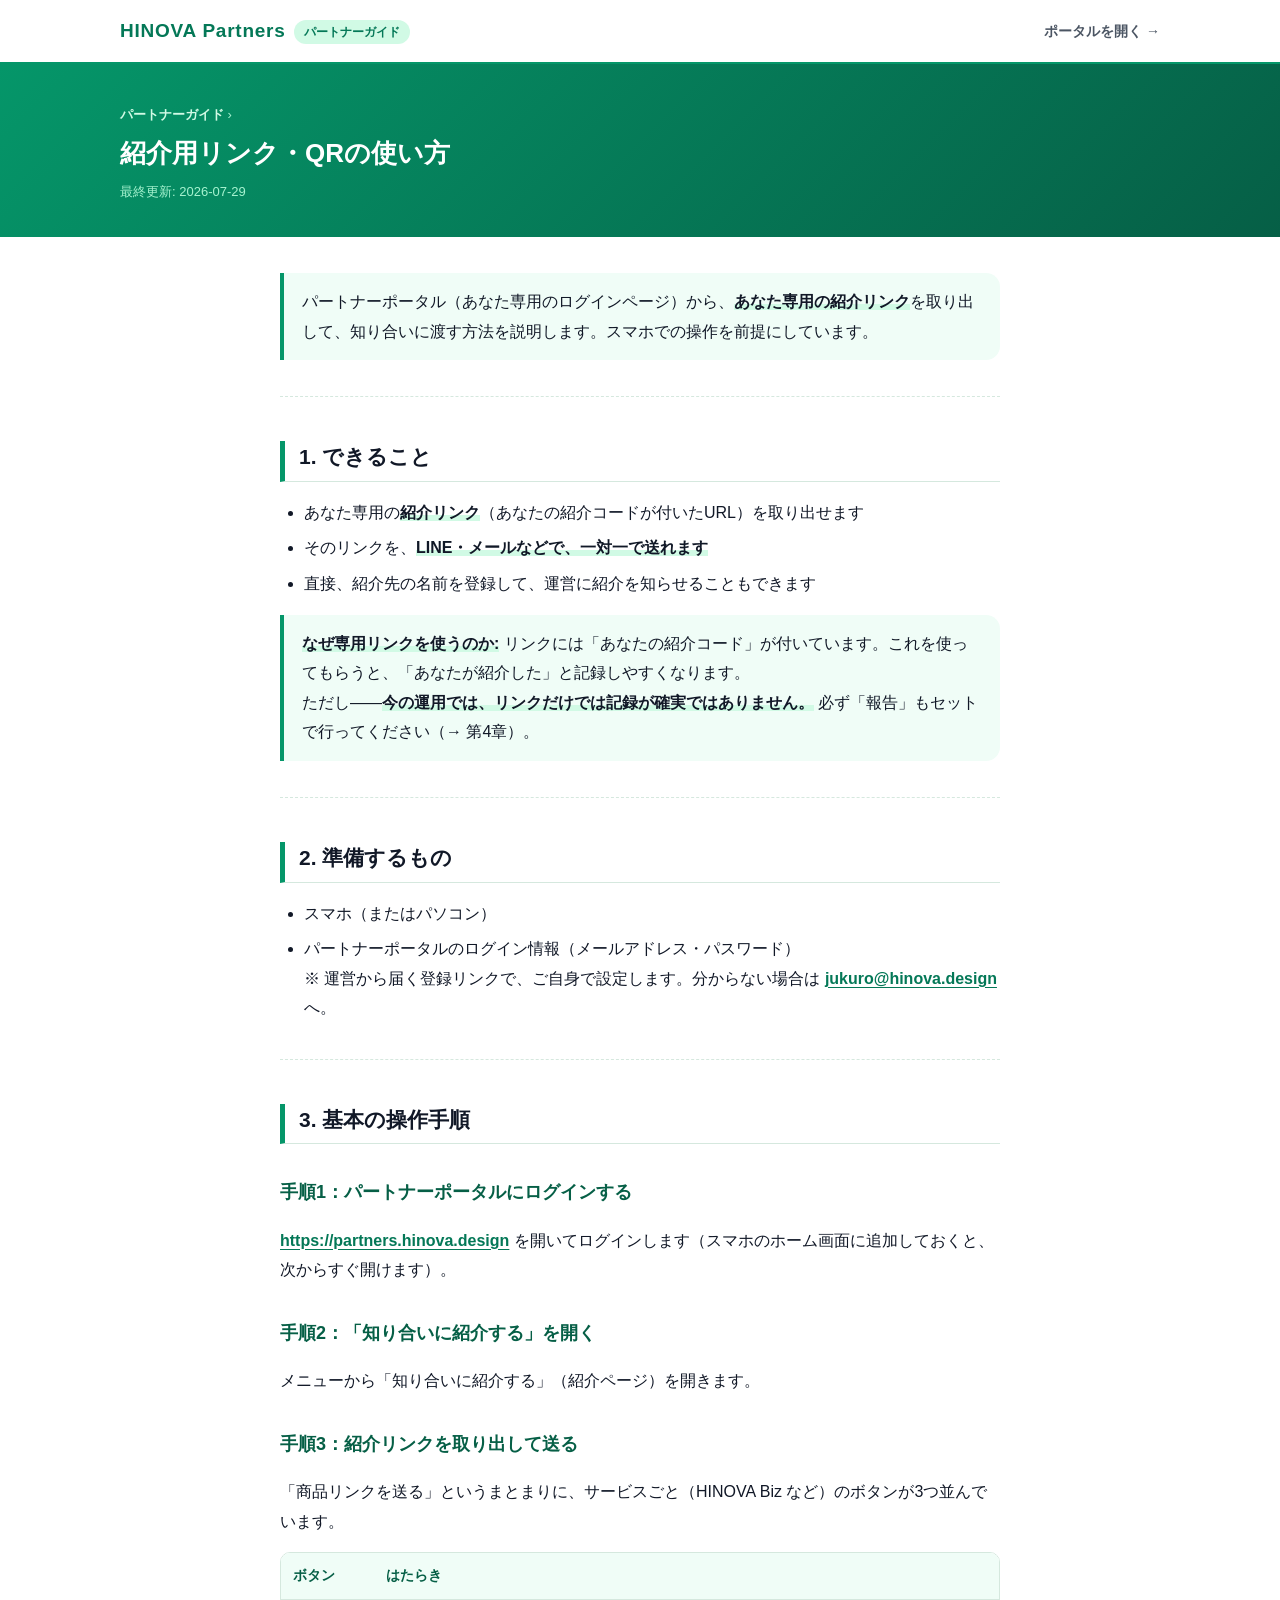
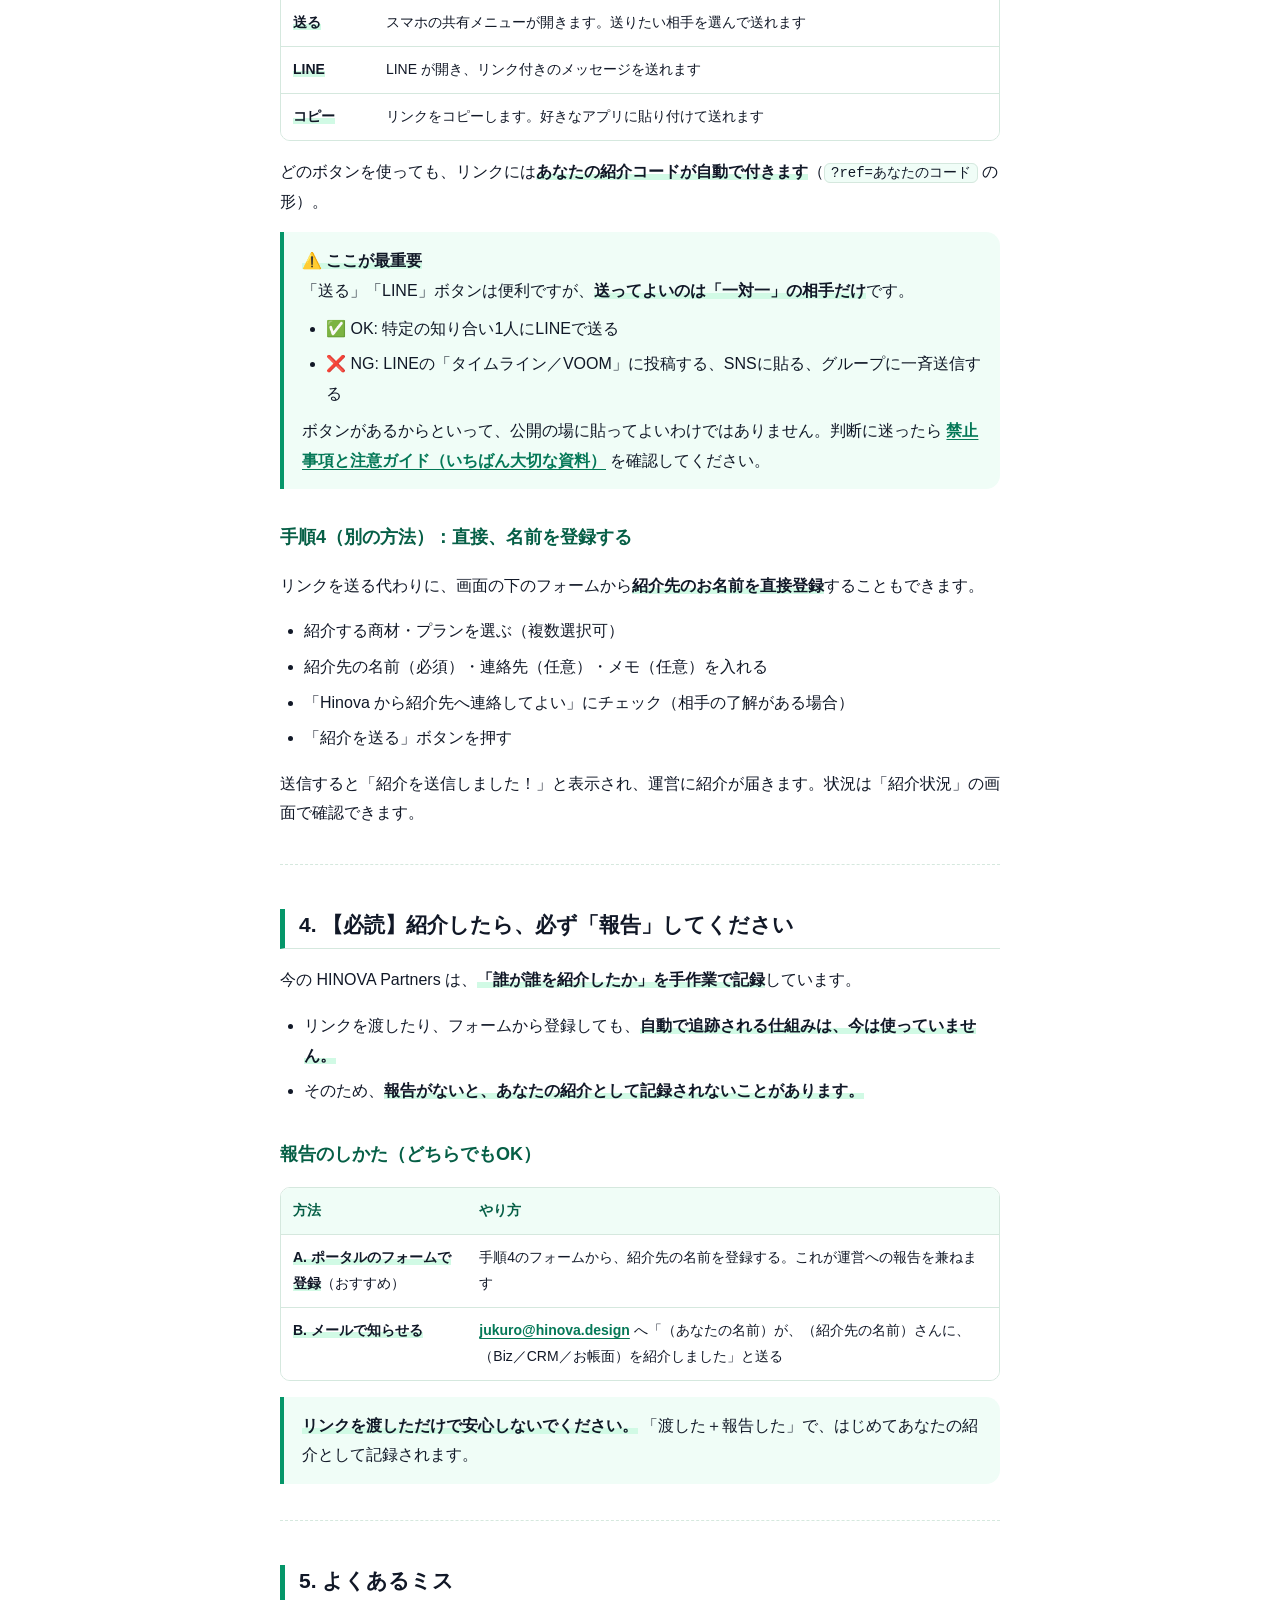
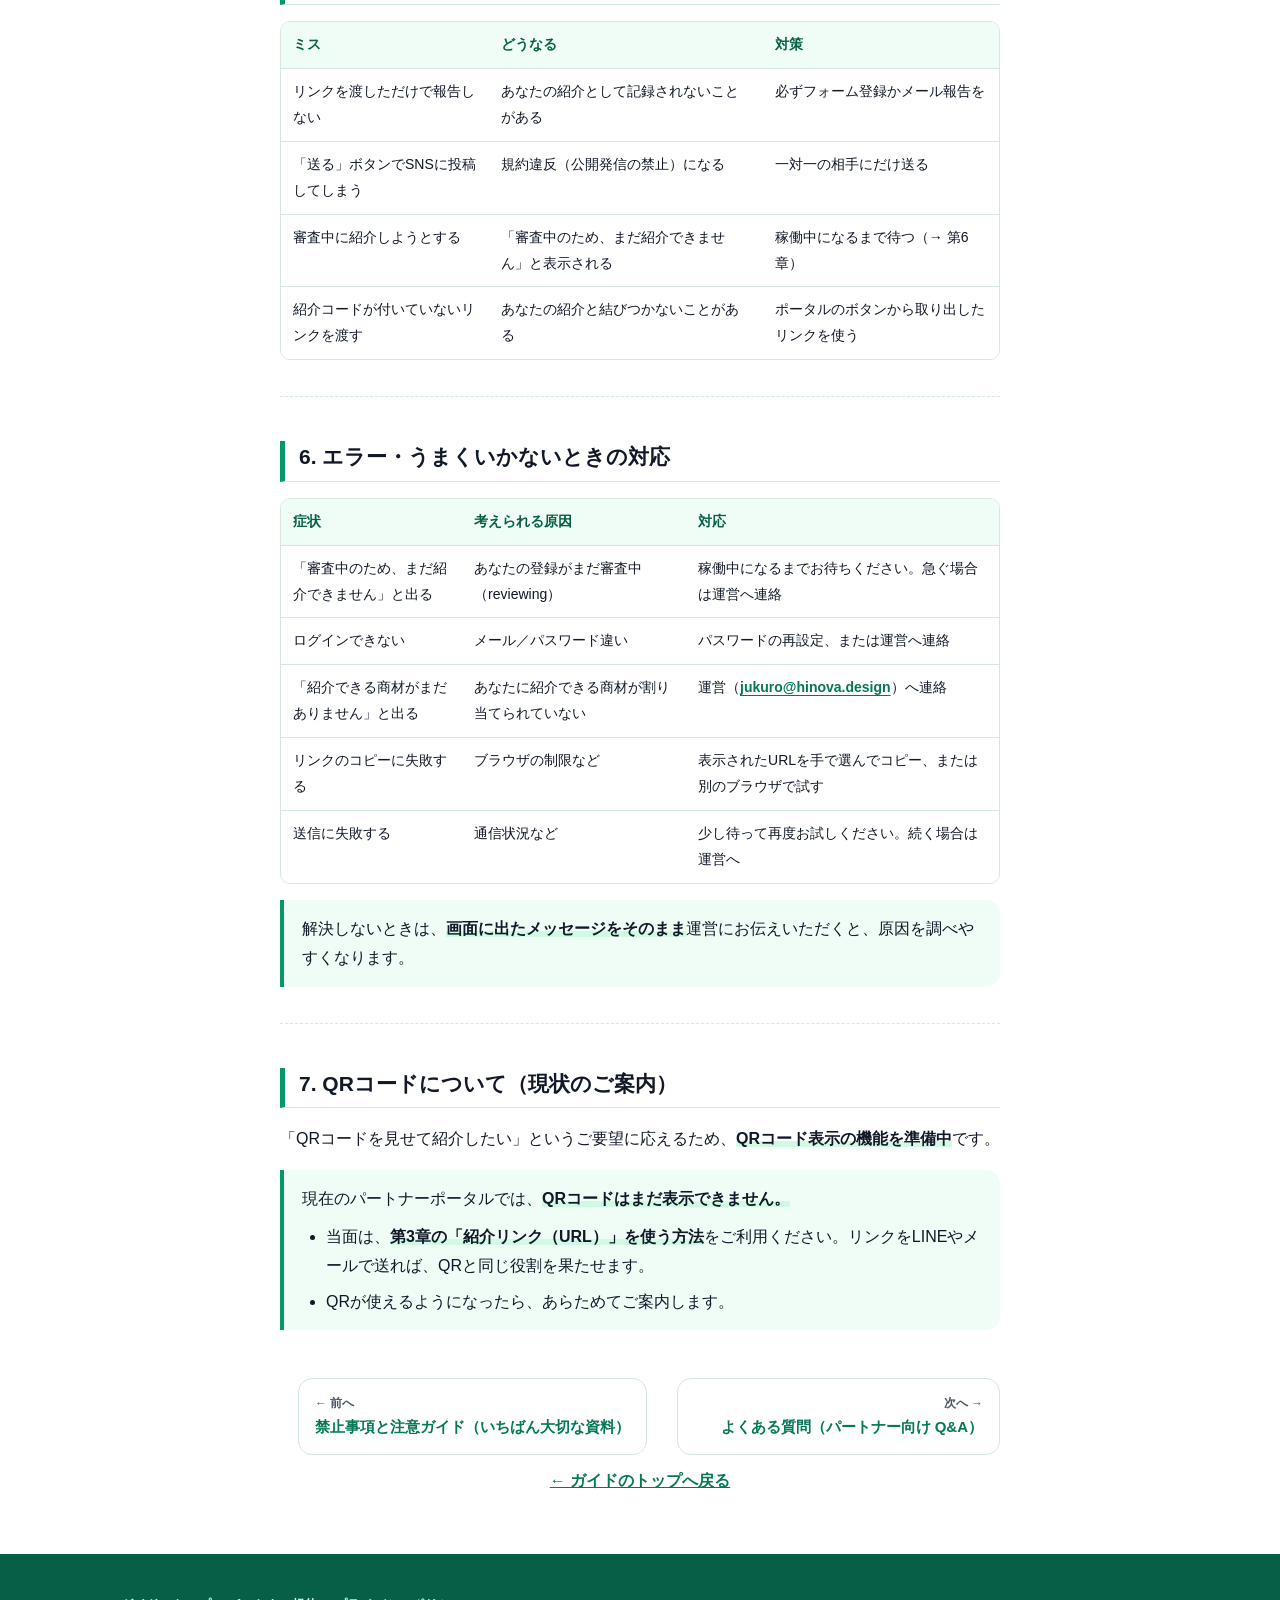
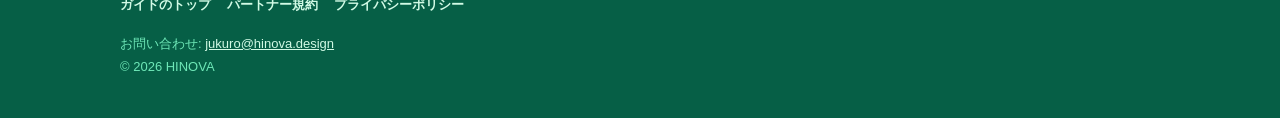
<file: guide/04-referral-link.html>
<!DOCTYPE html>
<html lang="ja">
<head>
<meta charset="UTF-8">
<meta name="viewport" content="width=device-width, initial-scale=1.0">
<meta name="robots" content="noindex, nofollow, noarchive, nosnippet">
<meta name="googlebot" content="noindex, nofollow, noarchive, nosnippet">
<title>紹介用リンク・QRの使い方 | HINOVA Partners パートナーガイド</title>
<link rel="stylesheet" href="../assets/style.css">
<link rel="stylesheet" href="../assets/guide.css">
</head>
<body>
<header>
  <div class="container header-inner">
    <a class="logo" href="index.html">HINOVA Partners<span class="guide-badge">パートナーガイド</span></a>
    <nav><a href="https://partners.hinova.design" target="_blank" rel="noopener">ポータルを開く →</a></nav>
  </div>
</header>
<div class="guide-hero"><div class="container"><div class="crumb"><a href="index.html">パートナーガイド</a> ›</div><h1>紹介用リンク・QRの使い方</h1><div class="meta">最終更新: 2026-07-29</div></div></div>
<main class="doc">
<article class="prose">
<blockquote>
<p>パートナーポータル（あなた専用のログインページ）から、<strong>あなた専用の紹介リンク</strong>を取り出して、知り合いに渡す方法を説明します。スマホでの操作を前提にしています。</p>
</blockquote>
<hr>
<h2>1. できること</h2>
<ul>
<li>あなた専用の<strong>紹介リンク</strong>（あなたの紹介コードが付いたURL）を取り出せます</li>
<li>そのリンクを、<strong>LINE・メールなどで、一対一で送れます</strong></li>
<li>直接、紹介先の名前を登録して、運営に紹介を知らせることもできます</li>
</ul>
<blockquote>
<p><strong>なぜ専用リンクを使うのか:</strong> リンクには「あなたの紹介コード」が付いています。これを使ってもらうと、「あなたが紹介した」と記録しやすくなります。<br>ただし――<strong>今の運用では、リンクだけでは記録が確実ではありません。</strong> 必ず「報告」もセットで行ってください（→ 第4章）。</p>
</blockquote>
<hr>
<h2>2. 準備するもの</h2>
<ul>
<li>スマホ（またはパソコン）</li>
<li>パートナーポータルのログイン情報（メールアドレス・パスワード）<br>※ 運営から届く登録リンクで、ご自身で設定します。分からない場合は <a href="mailto:jukuro@hinova.design">jukuro@hinova.design</a> へ。</li>
</ul>
<hr>
<h2>3. 基本の操作手順</h2>
<h3>手順1：パートナーポータルにログインする</h3>
<p><a href="https://partners.hinova.design" target="_blank" rel="noopener">https://partners.hinova.design</a> を開いてログインします（スマホのホーム画面に追加しておくと、次からすぐ開けます）。</p>
<h3>手順2：「知り合いに紹介する」を開く</h3>
<p>メニューから「知り合いに紹介する」（紹介ページ）を開きます。</p>
<h3>手順3：紹介リンクを取り出して送る</h3>
<p>「商品リンクを送る」というまとまりに、サービスごと（HINOVA Biz など）のボタンが3つ並んでいます。</p>
<div class="table-wrap"><table>
<thead>
<tr>
<th>ボタン</th>
<th>はたらき</th>
</tr>
</thead>
<tbody><tr>
<td><strong>送る</strong></td>
<td>スマホの共有メニューが開きます。送りたい相手を選んで送れます</td>
</tr>
<tr>
<td><strong>LINE</strong></td>
<td>LINE が開き、リンク付きのメッセージを送れます</td>
</tr>
<tr>
<td><strong>コピー</strong></td>
<td>リンクをコピーします。好きなアプリに貼り付けて送れます</td>
</tr>
</tbody></table></div>
<p>どのボタンを使っても、リンクには<strong>あなたの紹介コードが自動で付きます</strong>（<code>?ref=あなたのコード</code> の形）。</p>
<blockquote>
<p><strong>⚠️ ここが最重要</strong><br>「送る」「LINE」ボタンは便利ですが、<strong>送ってよいのは「一対一」の相手だけ</strong>です。</p>
<ul>
<li>✅ OK: 特定の知り合い1人にLINEで送る</li>
<li>❌ NG: LINEの「タイムライン／VOOM」に投稿する、SNSに貼る、グループに一斉送信する</li>
</ul>
<p>ボタンがあるからといって、公開の場に貼ってよいわけではありません。判断に迷ったら <a href="03-rules.html">禁止事項と注意ガイド（いちばん大切な資料）</a> を確認してください。</p>
</blockquote>
<h3>手順4（別の方法）：直接、名前を登録する</h3>
<p>リンクを送る代わりに、画面の下のフォームから<strong>紹介先のお名前を直接登録</strong>することもできます。</p>
<ul>
<li>紹介する商材・プランを選ぶ（複数選択可）</li>
<li>紹介先の名前（必須）・連絡先（任意）・メモ（任意）を入れる</li>
<li>「Hinova から紹介先へ連絡してよい」にチェック（相手の了解がある場合）</li>
<li>「紹介を送る」ボタンを押す</li>
</ul>
<p>送信すると「紹介を送信しました！」と表示され、運営に紹介が届きます。状況は「紹介状況」の画面で確認できます。</p>
<hr>
<h2>4. 【必読】紹介したら、必ず「報告」してください</h2>
<p>今の HINOVA Partners は、<strong>「誰が誰を紹介したか」を手作業で記録</strong>しています。</p>
<ul>
<li>リンクを渡したり、フォームから登録しても、<strong>自動で追跡される仕組みは、今は使っていません。</strong></li>
<li>そのため、<strong>報告がないと、あなたの紹介として記録されないことがあります。</strong></li>
</ul>
<h3>報告のしかた（どちらでもOK）</h3>
<div class="table-wrap"><table>
<thead>
<tr>
<th>方法</th>
<th>やり方</th>
</tr>
</thead>
<tbody><tr>
<td><strong>A. ポータルのフォームで登録</strong>（おすすめ）</td>
<td>手順4のフォームから、紹介先の名前を登録する。これが運営への報告を兼ねます</td>
</tr>
<tr>
<td><strong>B. メールで知らせる</strong></td>
<td><a href="mailto:jukuro@hinova.design">jukuro@hinova.design</a> へ「（あなたの名前）が、（紹介先の名前）さんに、（Biz／CRM／お帳面）を紹介しました」と送る</td>
</tr>
</tbody></table></div>
<blockquote>
<p><strong>リンクを渡しただけで安心しないでください。</strong> 「渡した＋報告した」で、はじめてあなたの紹介として記録されます。</p>
</blockquote>
<hr>
<h2>5. よくあるミス</h2>
<div class="table-wrap"><table>
<thead>
<tr>
<th>ミス</th>
<th>どうなる</th>
<th>対策</th>
</tr>
</thead>
<tbody><tr>
<td>リンクを渡しただけで報告しない</td>
<td>あなたの紹介として記録されないことがある</td>
<td>必ずフォーム登録かメール報告を</td>
</tr>
<tr>
<td>「送る」ボタンでSNSに投稿してしまう</td>
<td>規約違反（公開発信の禁止）になる</td>
<td>一対一の相手にだけ送る</td>
</tr>
<tr>
<td>審査中に紹介しようとする</td>
<td>「審査中のため、まだ紹介できません」と表示される</td>
<td>稼働中になるまで待つ（→ 第6章）</td>
</tr>
<tr>
<td>紹介コードが付いていないリンクを渡す</td>
<td>あなたの紹介と結びつかないことがある</td>
<td>ポータルのボタンから取り出したリンクを使う</td>
</tr>
</tbody></table></div>
<hr>
<h2>6. エラー・うまくいかないときの対応</h2>
<div class="table-wrap"><table>
<thead>
<tr>
<th>症状</th>
<th>考えられる原因</th>
<th>対応</th>
</tr>
</thead>
<tbody><tr>
<td>「審査中のため、まだ紹介できません」と出る</td>
<td>あなたの登録がまだ審査中（reviewing）</td>
<td>稼働中になるまでお待ちください。急ぐ場合は運営へ連絡</td>
</tr>
<tr>
<td>ログインできない</td>
<td>メール／パスワード違い</td>
<td>パスワードの再設定、または運営へ連絡</td>
</tr>
<tr>
<td>「紹介できる商材がまだありません」と出る</td>
<td>あなたに紹介できる商材が割り当てられていない</td>
<td>運営（<a href="mailto:jukuro@hinova.design">jukuro@hinova.design</a>）へ連絡</td>
</tr>
<tr>
<td>リンクのコピーに失敗する</td>
<td>ブラウザの制限など</td>
<td>表示されたURLを手で選んでコピー、または別のブラウザで試す</td>
</tr>
<tr>
<td>送信に失敗する</td>
<td>通信状況など</td>
<td>少し待って再度お試しください。続く場合は運営へ</td>
</tr>
</tbody></table></div>
<blockquote>
<p>解決しないときは、<strong>画面に出たメッセージをそのまま</strong>運営にお伝えいただくと、原因を調べやすくなります。</p>
</blockquote>
<hr>
<h2>7. QRコードについて（現状のご案内）</h2>
<p>「QRコードを見せて紹介したい」というご要望に応えるため、<strong>QRコード表示の機能を準備中</strong>です。</p>
<blockquote>
<p>現在のパートナーポータルでは、<strong>QRコードはまだ表示できません。</strong></p>
<ul>
<li>当面は、<strong>第3章の「紹介リンク（URL）」を使う方法</strong>をご利用ください。リンクをLINEやメールで送れば、QRと同じ役割を果たせます。</li>
<li>QRが使えるようになったら、あらためてご案内します。</li>
</ul>
</blockquote>

</article>
<nav class="doc-nav"><a class="prev" href="03-rules.html"><small>← 前へ</small><strong>禁止事項と注意ガイド（いちばん大切な資料）</strong></a><a class="next" href="05-faq.html"><small>次へ →</small><strong>よくある質問（パートナー向け Q&amp;A）</strong></a></nav>
<p class="back-top"><a href="index.html">← ガイドのトップへ戻る</a></p>
</main>
<footer>
  <div class="container">
    <div class="footer-nav"><a href="index.html">ガイドのトップ</a><a href="terms.html">パートナー規約</a><a href="privacy.html">プライバシーポリシー</a></div>
    <div class="copy">お問い合わせ: <a href="mailto:jukuro@hinova.design" style="color:#D1FAE5">jukuro@hinova.design</a><br>© 2026 HINOVA</div>
  </div>
</footer>
</body>
</html>
</file>
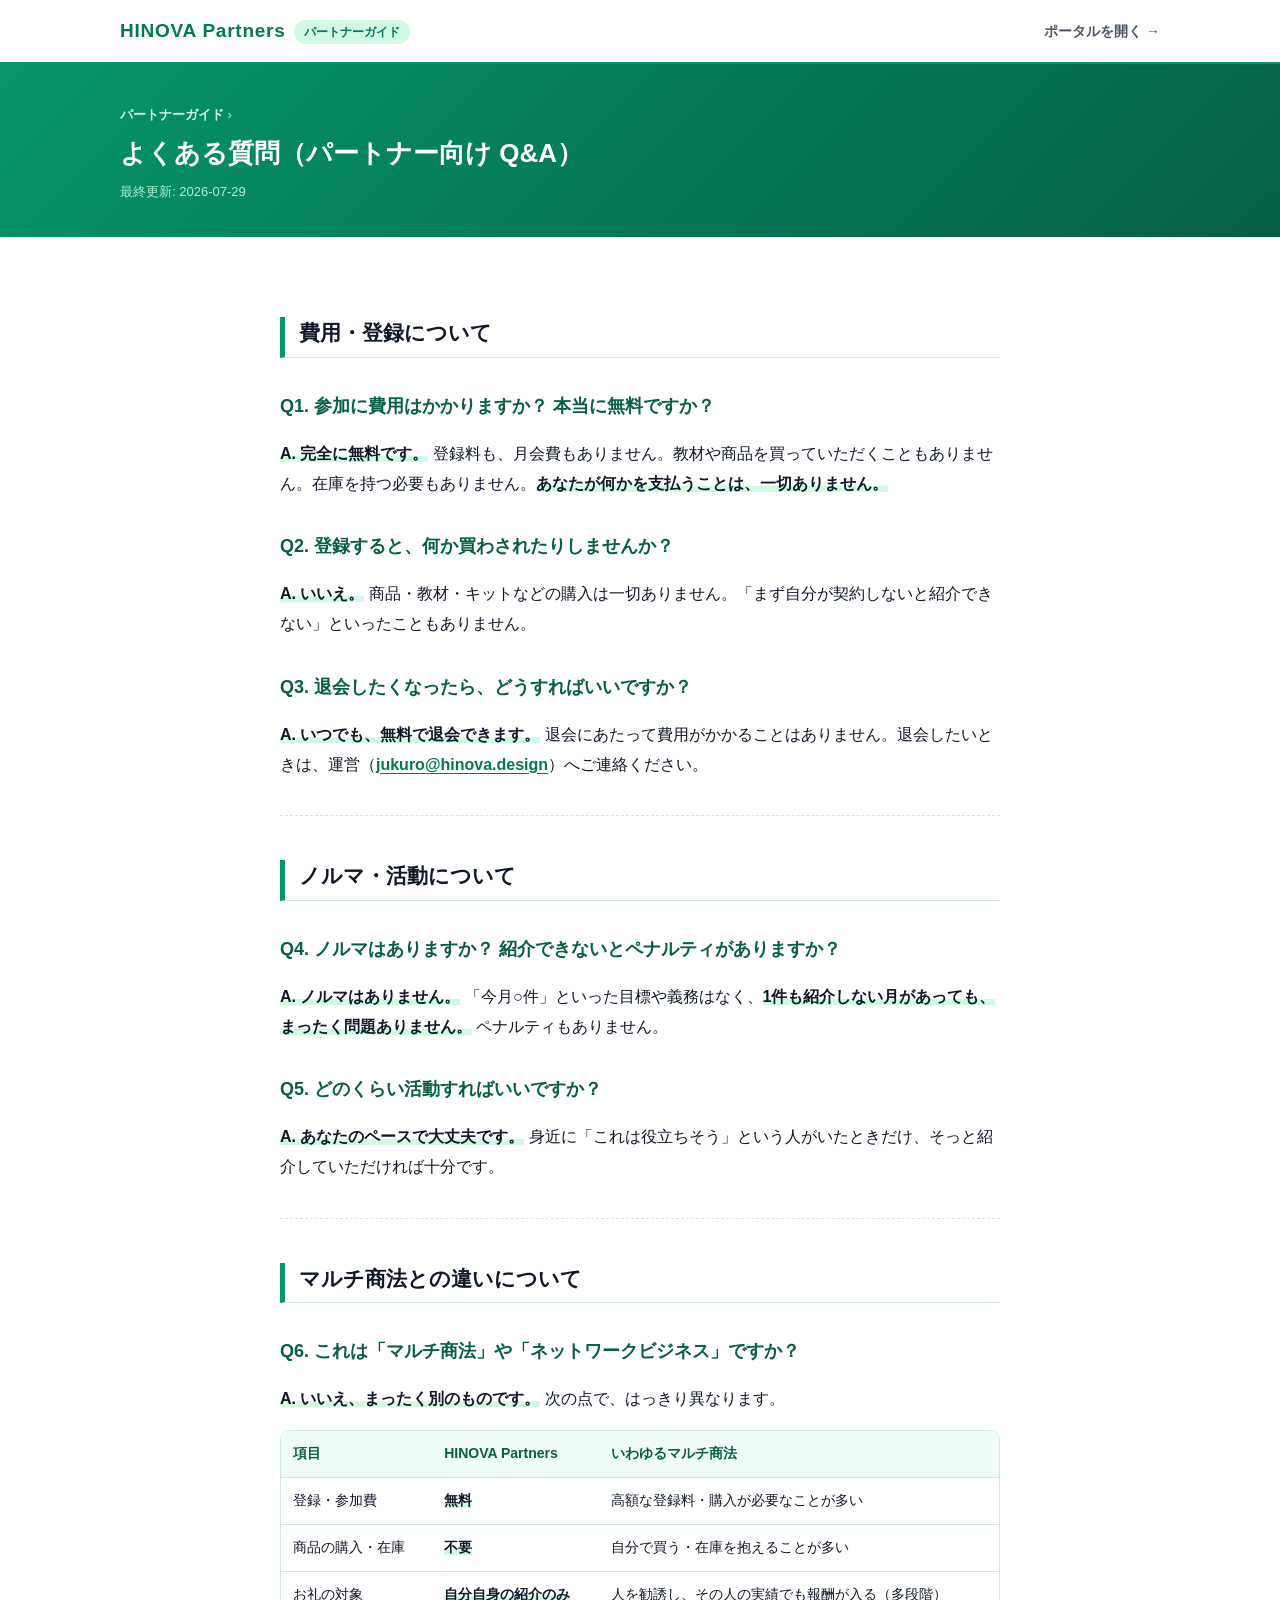
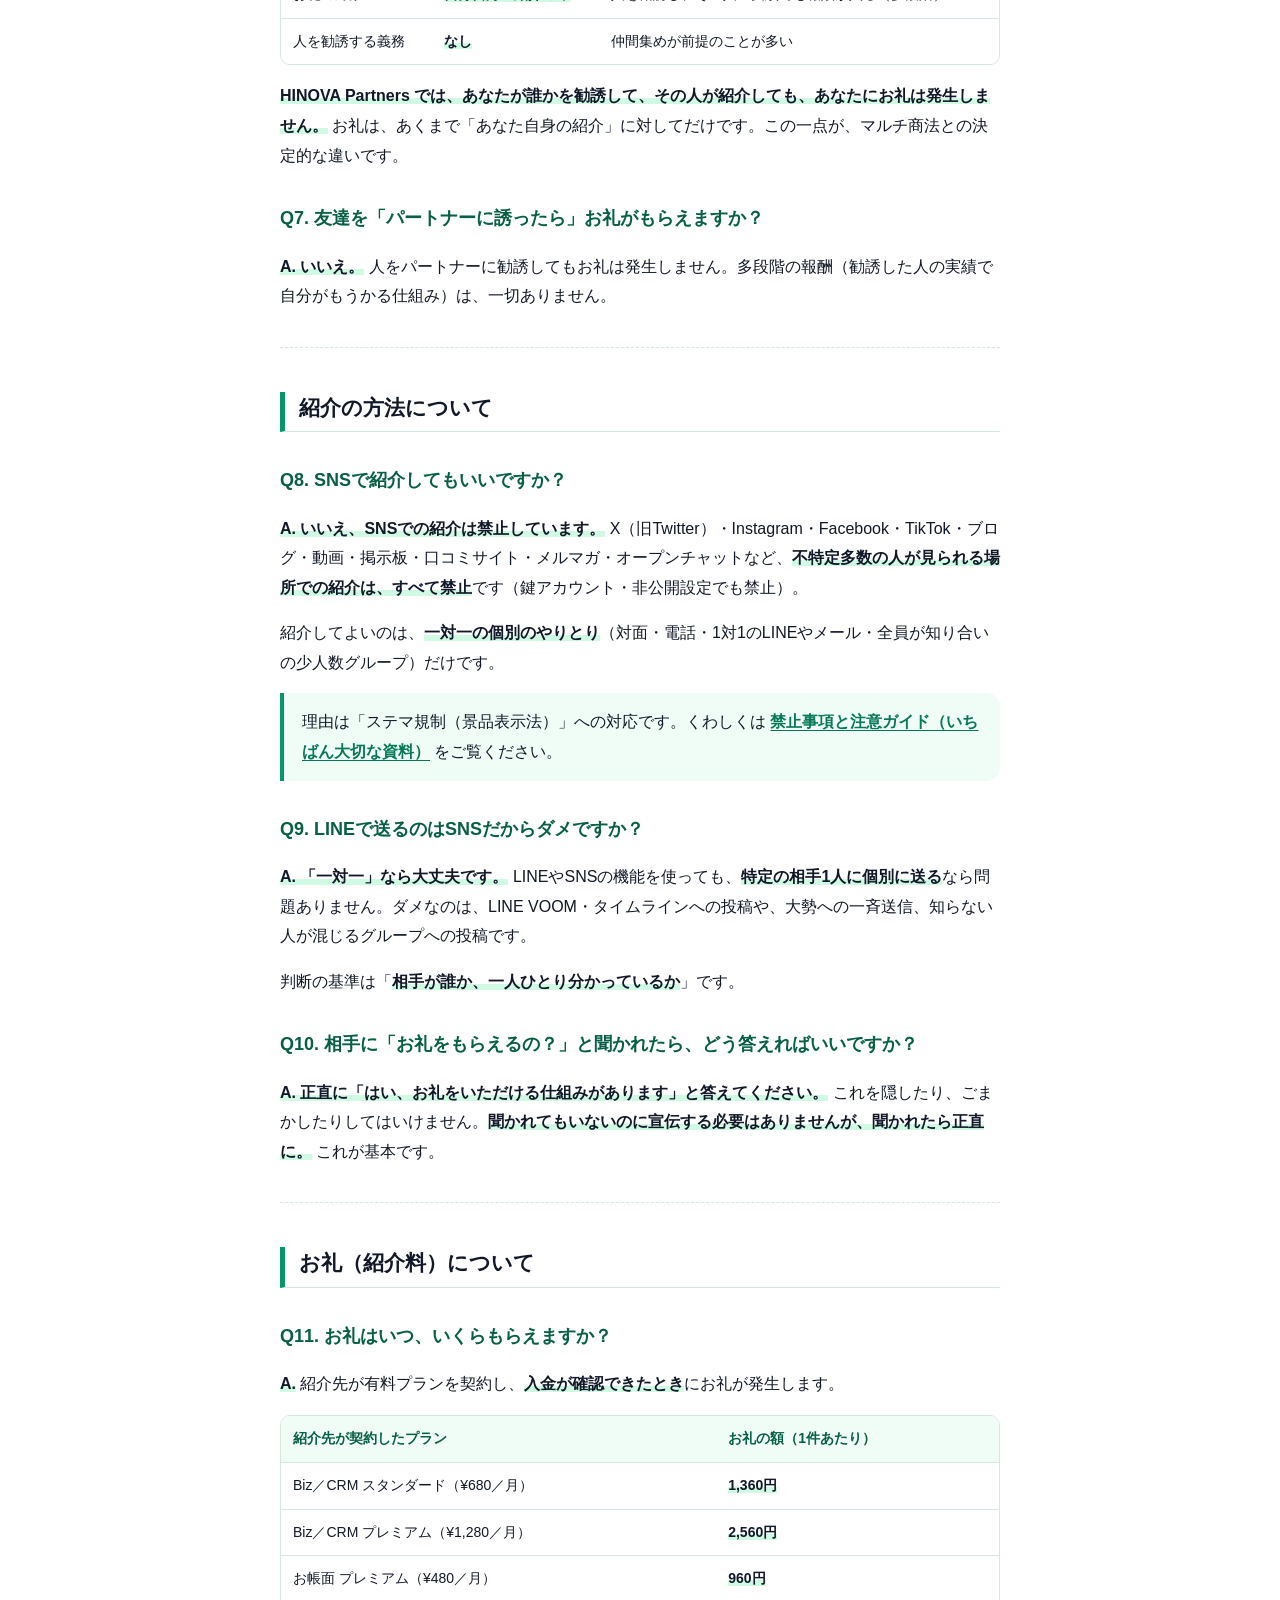
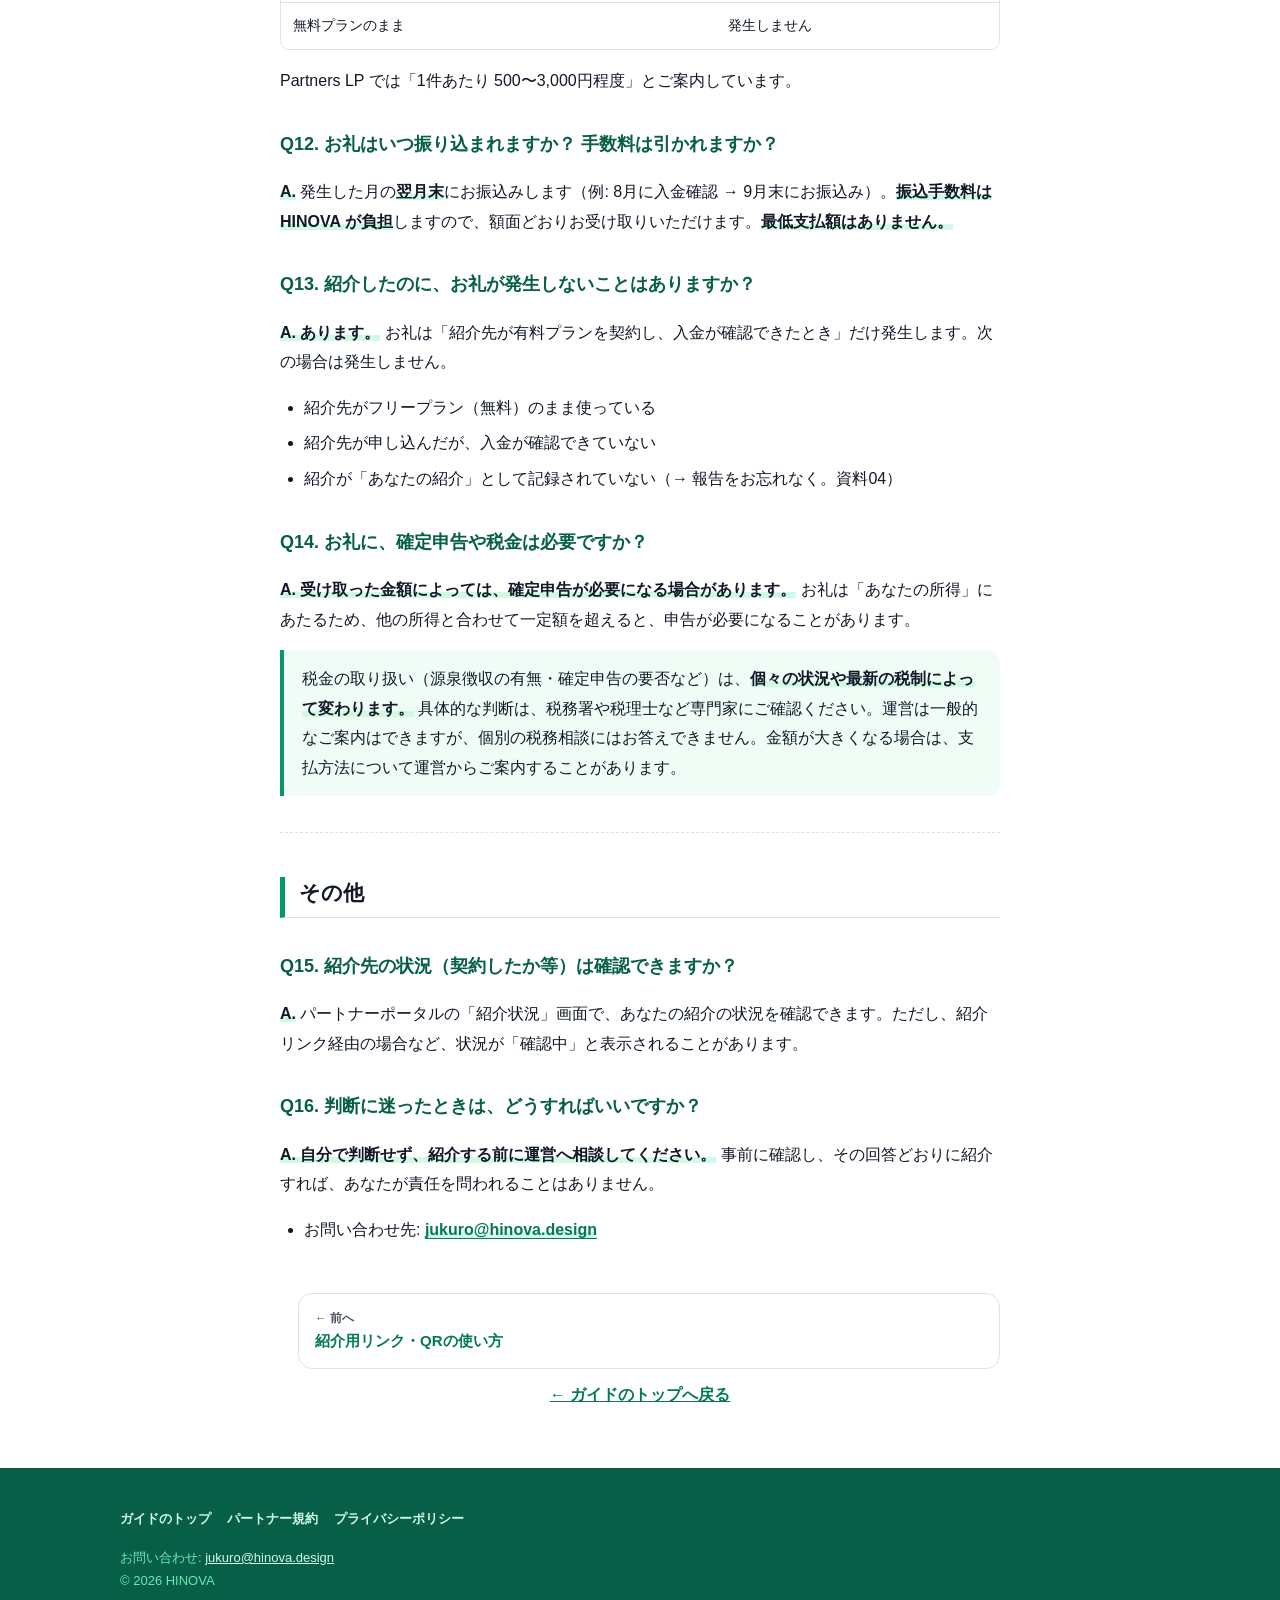
<file: guide/05-faq.html>
<!DOCTYPE html>
<html lang="ja">
<head>
<meta charset="UTF-8">
<meta name="viewport" content="width=device-width, initial-scale=1.0">
<meta name="robots" content="noindex, nofollow, noarchive, nosnippet">
<meta name="googlebot" content="noindex, nofollow, noarchive, nosnippet">
<title>よくある質問（パートナー向け Q&amp;A） | HINOVA Partners パートナーガイド</title>
<link rel="stylesheet" href="../assets/style.css">
<link rel="stylesheet" href="../assets/guide.css">
</head>
<body>
<header>
  <div class="container header-inner">
    <a class="logo" href="index.html">HINOVA Partners<span class="guide-badge">パートナーガイド</span></a>
    <nav><a href="https://partners.hinova.design" target="_blank" rel="noopener">ポータルを開く →</a></nav>
  </div>
</header>
<div class="guide-hero"><div class="container"><div class="crumb"><a href="index.html">パートナーガイド</a> ›</div><h1>よくある質問（パートナー向け Q&amp;A）</h1><div class="meta">最終更新: 2026-07-29</div></div></div>
<main class="doc">
<article class="prose">
<h2>費用・登録について</h2>
<h3>Q1. 参加に費用はかかりますか？ 本当に無料ですか？</h3>
<p><strong>A. 完全に無料です。</strong> 登録料も、月会費もありません。教材や商品を買っていただくこともありません。在庫を持つ必要もありません。<strong>あなたが何かを支払うことは、一切ありません。</strong></p>
<h3>Q2. 登録すると、何か買わされたりしませんか？</h3>
<p><strong>A. いいえ。</strong> 商品・教材・キットなどの購入は一切ありません。「まず自分が契約しないと紹介できない」といったこともありません。</p>
<h3>Q3. 退会したくなったら、どうすればいいですか？</h3>
<p><strong>A. いつでも、無料で退会できます。</strong> 退会にあたって費用がかかることはありません。退会したいときは、運営（<a href="mailto:jukuro@hinova.design">jukuro@hinova.design</a>）へご連絡ください。</p>
<hr>
<h2>ノルマ・活動について</h2>
<h3>Q4. ノルマはありますか？ 紹介できないとペナルティがありますか？</h3>
<p><strong>A. ノルマはありません。</strong> 「今月○件」といった目標や義務はなく、<strong>1件も紹介しない月があっても、まったく問題ありません。</strong> ペナルティもありません。</p>
<h3>Q5. どのくらい活動すればいいですか？</h3>
<p><strong>A. あなたのペースで大丈夫です。</strong> 身近に「これは役立ちそう」という人がいたときだけ、そっと紹介していただければ十分です。</p>
<hr>
<h2>マルチ商法との違いについて</h2>
<h3>Q6. これは「マルチ商法」や「ネットワークビジネス」ですか？</h3>
<p><strong>A. いいえ、まったく別のものです。</strong> 次の点で、はっきり異なります。</p>
<div class="table-wrap"><table>
<thead>
<tr>
<th>項目</th>
<th>HINOVA Partners</th>
<th>いわゆるマルチ商法</th>
</tr>
</thead>
<tbody><tr>
<td>登録・参加費</td>
<td><strong>無料</strong></td>
<td>高額な登録料・購入が必要なことが多い</td>
</tr>
<tr>
<td>商品の購入・在庫</td>
<td><strong>不要</strong></td>
<td>自分で買う・在庫を抱えることが多い</td>
</tr>
<tr>
<td>お礼の対象</td>
<td><strong>自分自身の紹介のみ</strong></td>
<td>人を勧誘し、その人の実績でも報酬が入る（多段階）</td>
</tr>
<tr>
<td>人を勧誘する義務</td>
<td><strong>なし</strong></td>
<td>仲間集めが前提のことが多い</td>
</tr>
</tbody></table></div>
<p><strong>HINOVA Partners では、あなたが誰かを勧誘して、その人が紹介しても、あなたにお礼は発生しません。</strong> お礼は、あくまで「あなた自身の紹介」に対してだけです。この一点が、マルチ商法との決定的な違いです。</p>
<h3>Q7. 友達を「パートナーに誘ったら」お礼がもらえますか？</h3>
<p><strong>A. いいえ。</strong> 人をパートナーに勧誘してもお礼は発生しません。多段階の報酬（勧誘した人の実績で自分がもうかる仕組み）は、一切ありません。</p>
<hr>
<h2>紹介の方法について</h2>
<h3>Q8. SNSで紹介してもいいですか？</h3>
<p><strong>A. いいえ、SNSでの紹介は禁止しています。</strong> X（旧Twitter）・Instagram・Facebook・TikTok・ブログ・動画・掲示板・口コミサイト・メルマガ・オープンチャットなど、<strong>不特定多数の人が見られる場所での紹介は、すべて禁止</strong>です（鍵アカウント・非公開設定でも禁止）。</p>
<p>紹介してよいのは、<strong>一対一の個別のやりとり</strong>（対面・電話・1対1のLINEやメール・全員が知り合いの少人数グループ）だけです。</p>
<blockquote>
<p>理由は「ステマ規制（景品表示法）」への対応です。くわしくは <a href="03-rules.html">禁止事項と注意ガイド（いちばん大切な資料）</a> をご覧ください。</p>
</blockquote>
<h3>Q9. LINEで送るのはSNSだからダメですか？</h3>
<p><strong>A. 「一対一」なら大丈夫です。</strong> LINEやSNSの機能を使っても、<strong>特定の相手1人に個別に送る</strong>なら問題ありません。ダメなのは、LINE VOOM・タイムラインへの投稿や、大勢への一斉送信、知らない人が混じるグループへの投稿です。</p>
<p>判断の基準は「<strong>相手が誰か、一人ひとり分かっているか</strong>」です。</p>
<h3>Q10. 相手に「お礼をもらえるの？」と聞かれたら、どう答えればいいですか？</h3>
<p><strong>A. 正直に「はい、お礼をいただける仕組みがあります」と答えてください。</strong> これを隠したり、ごまかしたりしてはいけません。<strong>聞かれてもいないのに宣伝する必要はありませんが、聞かれたら正直に。</strong> これが基本です。</p>
<hr>
<h2>お礼（紹介料）について</h2>
<h3>Q11. お礼はいつ、いくらもらえますか？</h3>
<p><strong>A.</strong> 紹介先が有料プランを契約し、<strong>入金が確認できたとき</strong>にお礼が発生します。</p>
<div class="table-wrap"><table>
<thead>
<tr>
<th>紹介先が契約したプラン</th>
<th>お礼の額（1件あたり）</th>
</tr>
</thead>
<tbody><tr>
<td>Biz／CRM スタンダード（¥680／月）</td>
<td><strong>1,360円</strong></td>
</tr>
<tr>
<td>Biz／CRM プレミアム（¥1,280／月）</td>
<td><strong>2,560円</strong></td>
</tr>
<tr>
<td>お帳面 プレミアム（¥480／月）</td>
<td><strong>960円</strong></td>
</tr>
<tr>
<td>無料プランのまま</td>
<td>発生しません</td>
</tr>
</tbody></table></div>
<p>Partners LP では「1件あたり 500〜3,000円程度」とご案内しています。</p>
<h3>Q12. お礼はいつ振り込まれますか？ 手数料は引かれますか？</h3>
<p><strong>A.</strong> 発生した月の<strong>翌月末</strong>にお振込みします（例: 8月に入金確認 → 9月末にお振込み）。<strong>振込手数料は HINOVA が負担</strong>しますので、額面どおりお受け取りいただけます。<strong>最低支払額はありません。</strong></p>
<h3>Q13. 紹介したのに、お礼が発生しないことはありますか？</h3>
<p><strong>A. あります。</strong> お礼は「紹介先が有料プランを契約し、入金が確認できたとき」だけ発生します。次の場合は発生しません。</p>
<ul>
<li>紹介先がフリープラン（無料）のまま使っている</li>
<li>紹介先が申し込んだが、入金が確認できていない</li>
<li>紹介が「あなたの紹介」として記録されていない（→ 報告をお忘れなく。資料04）</li>
</ul>
<h3>Q14. お礼に、確定申告や税金は必要ですか？</h3>
<p><strong>A. 受け取った金額によっては、確定申告が必要になる場合があります。</strong> お礼は「あなたの所得」にあたるため、他の所得と合わせて一定額を超えると、申告が必要になることがあります。</p>
<blockquote>
<p>税金の取り扱い（源泉徴収の有無・確定申告の要否など）は、<strong>個々の状況や最新の税制によって変わります。</strong> 具体的な判断は、税務署や税理士など専門家にご確認ください。運営は一般的なご案内はできますが、個別の税務相談にはお答えできません。金額が大きくなる場合は、支払方法について運営からご案内することがあります。</p>
</blockquote>
<hr>
<h2>その他</h2>
<h3>Q15. 紹介先の状況（契約したか等）は確認できますか？</h3>
<p><strong>A.</strong> パートナーポータルの「紹介状況」画面で、あなたの紹介の状況を確認できます。ただし、紹介リンク経由の場合など、状況が「確認中」と表示されることがあります。</p>
<h3>Q16. 判断に迷ったときは、どうすればいいですか？</h3>
<p><strong>A. 自分で判断せず、紹介する前に運営へ相談してください。</strong> 事前に確認し、その回答どおりに紹介すれば、あなたが責任を問われることはありません。</p>
<ul>
<li>お問い合わせ先: <strong><a href="mailto:jukuro@hinova.design">jukuro@hinova.design</a></strong></li>
</ul>

</article>
<nav class="doc-nav"><a class="prev" href="04-referral-link.html"><small>← 前へ</small><strong>紹介用リンク・QRの使い方</strong></a></nav>
<p class="back-top"><a href="index.html">← ガイドのトップへ戻る</a></p>
</main>
<footer>
  <div class="container">
    <div class="footer-nav"><a href="index.html">ガイドのトップ</a><a href="terms.html">パートナー規約</a><a href="privacy.html">プライバシーポリシー</a></div>
    <div class="copy">お問い合わせ: <a href="mailto:jukuro@hinova.design" style="color:#D1FAE5">jukuro@hinova.design</a><br>© 2026 HINOVA</div>
  </div>
</footer>
</body>
</html>
</file>
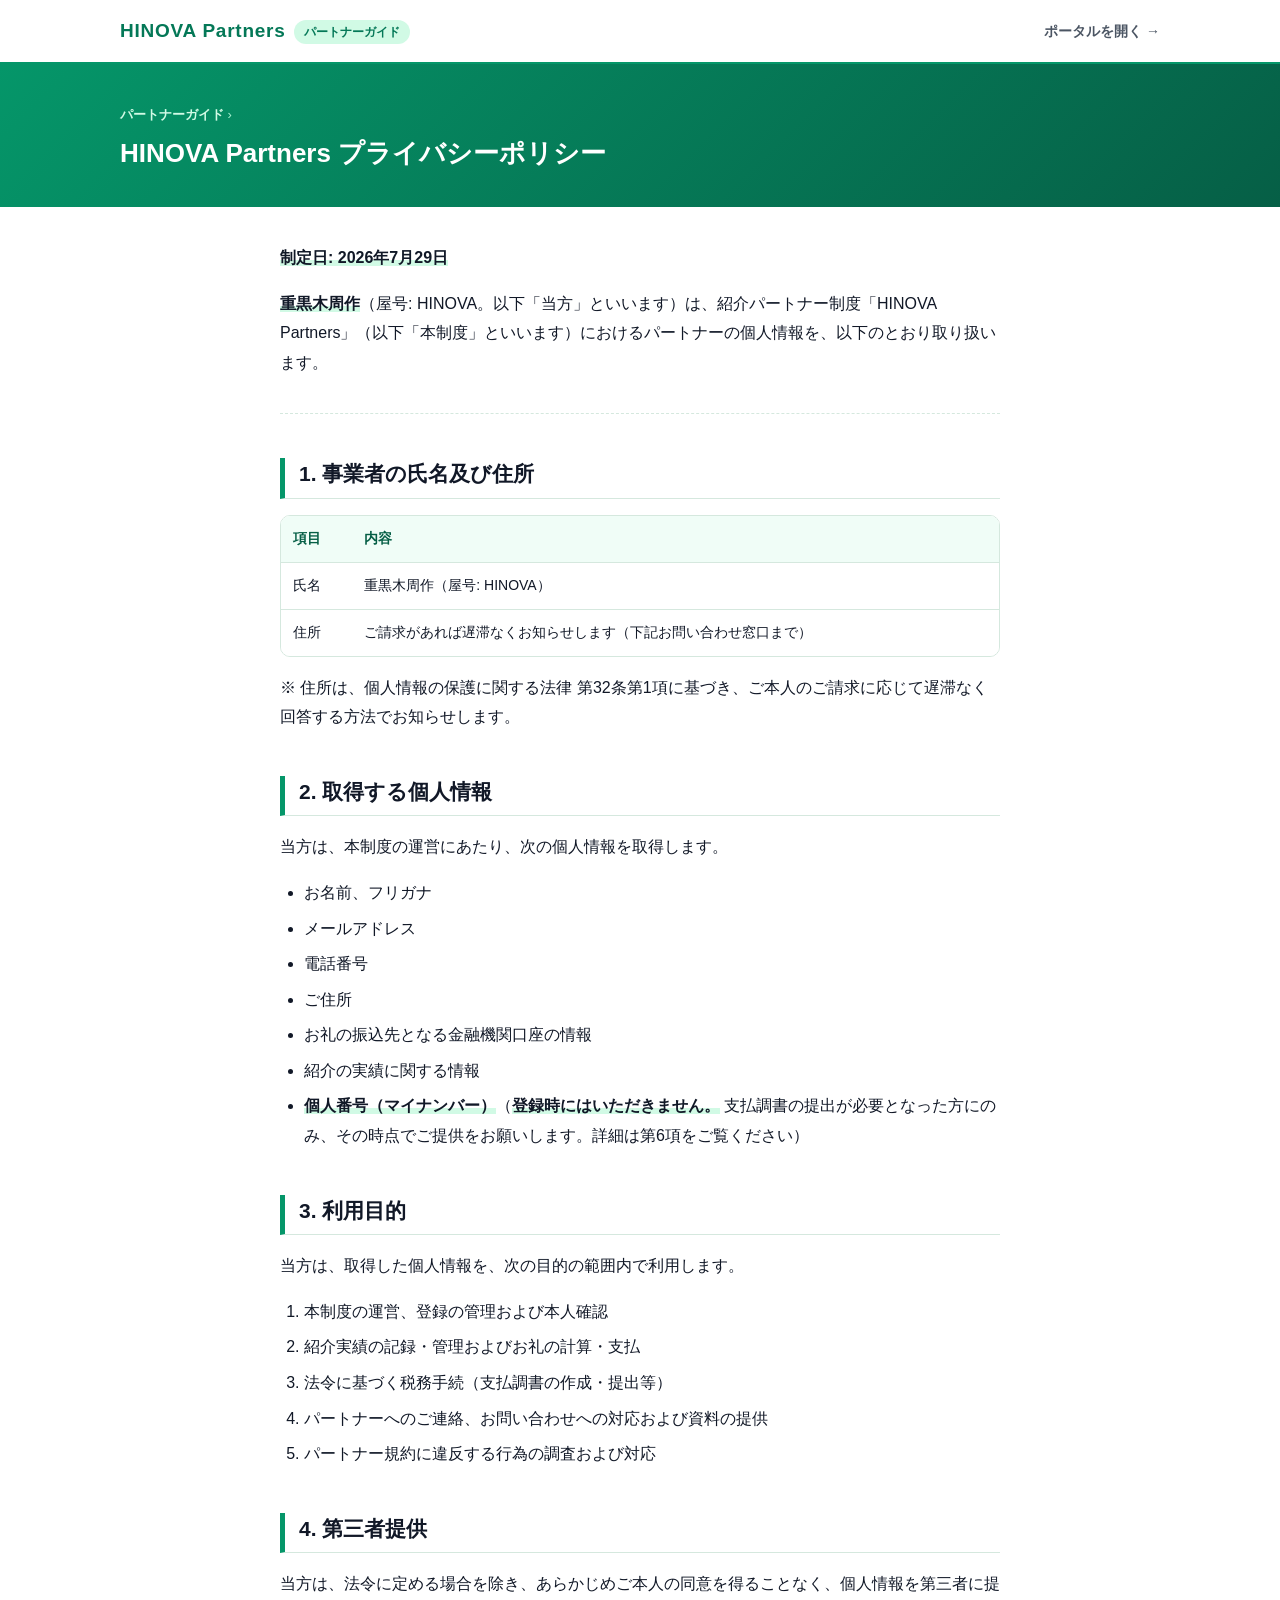
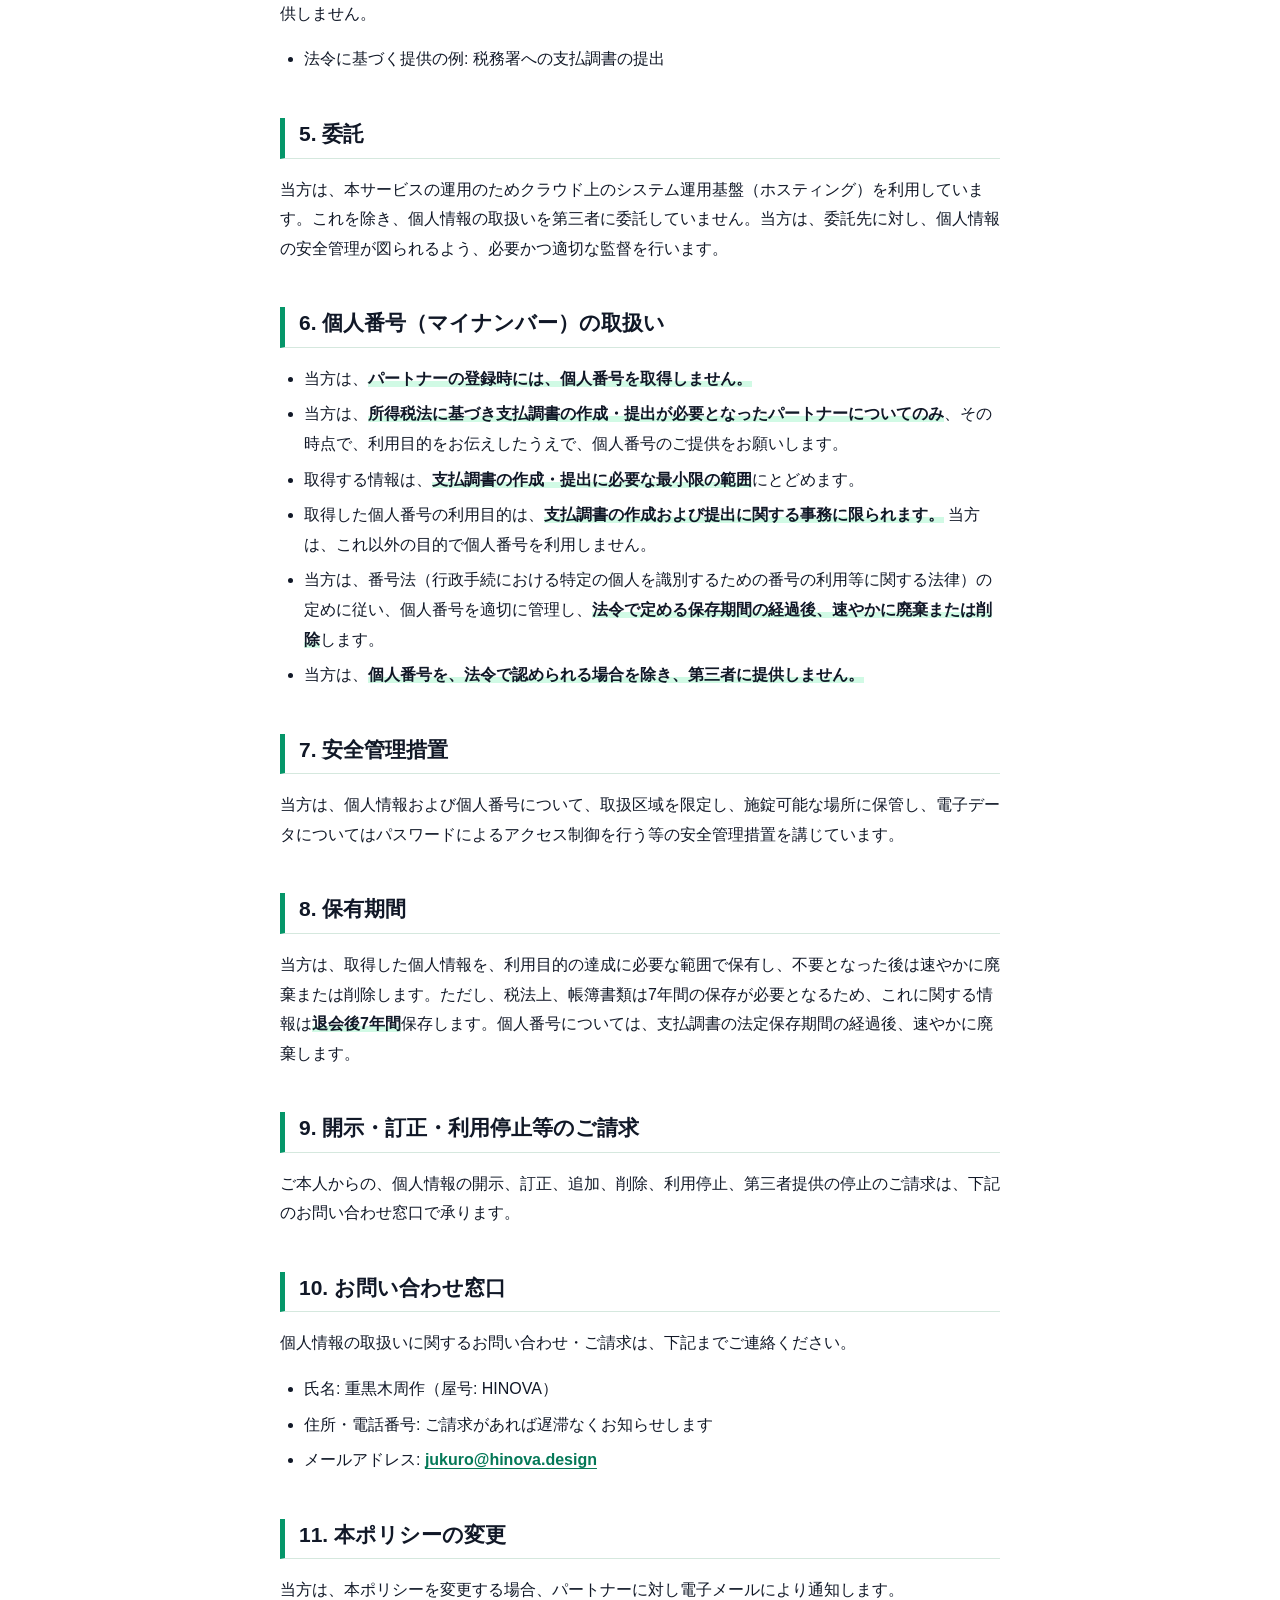
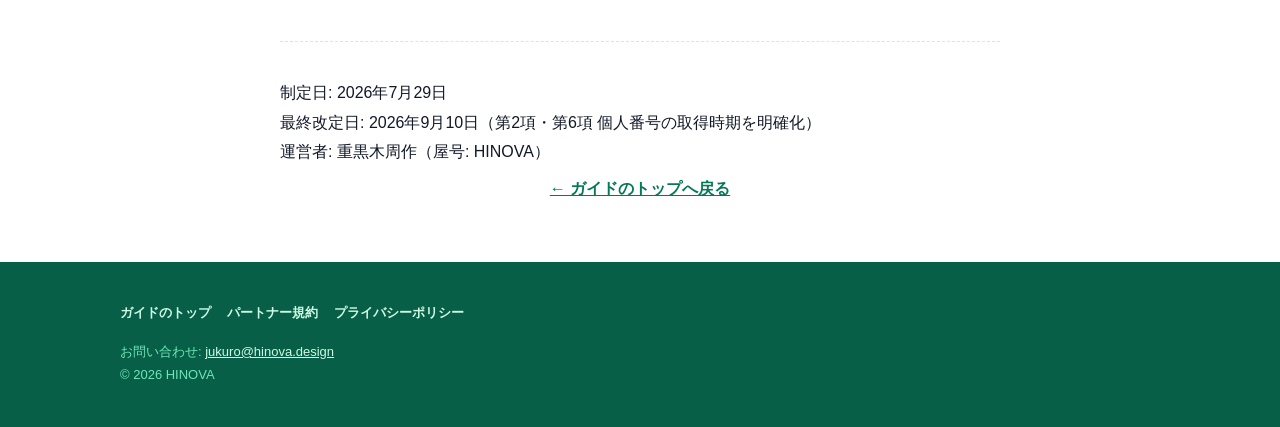
<file: guide/privacy.html>
<!DOCTYPE html>
<html lang="ja">
<head>
<meta charset="UTF-8">
<meta name="viewport" content="width=device-width, initial-scale=1.0">
<meta name="robots" content="noindex, nofollow, noarchive, nosnippet">
<meta name="googlebot" content="noindex, nofollow, noarchive, nosnippet">
<title>HINOVA Partners プライバシーポリシー | HINOVA Partners パートナーガイド</title>
<link rel="stylesheet" href="../assets/style.css">
<link rel="stylesheet" href="../assets/guide.css">
</head>
<body>
<header>
  <div class="container header-inner">
    <a class="logo" href="index.html">HINOVA Partners<span class="guide-badge">パートナーガイド</span></a>
    <nav><a href="https://partners.hinova.design" target="_blank" rel="noopener">ポータルを開く →</a></nav>
  </div>
</header>
<div class="guide-hero"><div class="container"><div class="crumb"><a href="index.html">パートナーガイド</a> ›</div><h1>HINOVA Partners プライバシーポリシー</h1></div></div>
<main class="doc">
<article class="prose">
<p><strong>制定日: 2026年7月29日</strong></p>
<p><strong>重黒木周作</strong>（屋号: HINOVA。以下「当方」といいます）は、紹介パートナー制度「HINOVA Partners」（以下「本制度」といいます）におけるパートナーの個人情報を、以下のとおり取り扱います。</p>
<hr>
<h2>1. 事業者の氏名及び住所</h2>
<div class="table-wrap"><table>
<thead>
<tr>
<th>項目</th>
<th>内容</th>
</tr>
</thead>
<tbody><tr>
<td>氏名</td>
<td>重黒木周作（屋号: HINOVA）</td>
</tr>
<tr>
<td>住所</td>
<td>ご請求があれば遅滞なくお知らせします（下記お問い合わせ窓口まで）</td>
</tr>
</tbody></table></div>
<p>※ 住所は、個人情報の保護に関する法律 第32条第1項に基づき、ご本人のご請求に応じて遅滞なく回答する方法でお知らせします。</p>
<h2>2. 取得する個人情報</h2>
<p>当方は、本制度の運営にあたり、次の個人情報を取得します。</p>
<ul>
<li>お名前、フリガナ</li>
<li>メールアドレス</li>
<li>電話番号</li>
<li>ご住所</li>
<li>お礼の振込先となる金融機関口座の情報</li>
<li>紹介の実績に関する情報</li>
<li><strong>個人番号（マイナンバー）</strong>（<strong>登録時にはいただきません。</strong> 支払調書の提出が必要となった方にのみ、その時点でご提供をお願いします。詳細は第6項をご覧ください）</li>
</ul>
<h2>3. 利用目的</h2>
<p>当方は、取得した個人情報を、次の目的の範囲内で利用します。</p>
<ol>
<li>本制度の運営、登録の管理および本人確認</li>
<li>紹介実績の記録・管理およびお礼の計算・支払</li>
<li>法令に基づく税務手続（支払調書の作成・提出等）</li>
<li>パートナーへのご連絡、お問い合わせへの対応および資料の提供</li>
<li>パートナー規約に違反する行為の調査および対応</li>
</ol>
<h2>4. 第三者提供</h2>
<p>当方は、法令に定める場合を除き、あらかじめご本人の同意を得ることなく、個人情報を第三者に提供しません。</p>
<ul>
<li>法令に基づく提供の例: 税務署への支払調書の提出</li>
</ul>
<h2>5. 委託</h2>
<p>当方は、本サービスの運用のためクラウド上のシステム運用基盤（ホスティング）を利用しています。これを除き、個人情報の取扱いを第三者に委託していません。当方は、委託先に対し、個人情報の安全管理が図られるよう、必要かつ適切な監督を行います。</p>
<h2>6. 個人番号（マイナンバー）の取扱い</h2>
<ul>
<li>当方は、<strong>パートナーの登録時には、個人番号を取得しません。</strong></li>
<li>当方は、<strong>所得税法に基づき支払調書の作成・提出が必要となったパートナーについてのみ</strong>、その時点で、利用目的をお伝えしたうえで、個人番号のご提供をお願いします。</li>
<li>取得する情報は、<strong>支払調書の作成・提出に必要な最小限の範囲</strong>にとどめます。</li>
<li>取得した個人番号の利用目的は、<strong>支払調書の作成および提出に関する事務に限られます。</strong> 当方は、これ以外の目的で個人番号を利用しません。</li>
<li>当方は、番号法（行政手続における特定の個人を識別するための番号の利用等に関する法律）の定めに従い、個人番号を適切に管理し、<strong>法令で定める保存期間の経過後、速やかに廃棄または削除</strong>します。</li>
<li>当方は、<strong>個人番号を、法令で認められる場合を除き、第三者に提供しません。</strong></li>
</ul>
<h2>7. 安全管理措置</h2>
<p>当方は、個人情報および個人番号について、取扱区域を限定し、施錠可能な場所に保管し、電子データについてはパスワードによるアクセス制御を行う等の安全管理措置を講じています。</p>
<h2>8. 保有期間</h2>
<p>当方は、取得した個人情報を、利用目的の達成に必要な範囲で保有し、不要となった後は速やかに廃棄または削除します。ただし、税法上、帳簿書類は7年間の保存が必要となるため、これに関する情報は<strong>退会後7年間</strong>保存します。個人番号については、支払調書の法定保存期間の経過後、速やかに廃棄します。</p>
<h2>9. 開示・訂正・利用停止等のご請求</h2>
<p>ご本人からの、個人情報の開示、訂正、追加、削除、利用停止、第三者提供の停止のご請求は、下記のお問い合わせ窓口で承ります。</p>
<h2>10. お問い合わせ窓口</h2>
<p>個人情報の取扱いに関するお問い合わせ・ご請求は、下記までご連絡ください。</p>
<ul>
<li>氏名: 重黒木周作（屋号: HINOVA）</li>
<li>住所・電話番号: ご請求があれば遅滞なくお知らせします</li>
<li>メールアドレス: <a href="mailto:jukuro@hinova.design">jukuro@hinova.design</a></li>
</ul>
<h2>11. 本ポリシーの変更</h2>
<p>当方は、本ポリシーを変更する場合、パートナーに対し電子メールにより通知します。</p>
<hr>
<p>制定日: 2026年7月29日<br>最終改定日: 2026年9月10日（第2項・第6項 個人番号の取得時期を明確化）<br>運営者: 重黒木周作（屋号: HINOVA）</p>

</article>

<p class="back-top"><a href="index.html">← ガイドのトップへ戻る</a></p>
</main>
<footer>
  <div class="container">
    <div class="footer-nav"><a href="index.html">ガイドのトップ</a><a href="terms.html">パートナー規約</a><a href="privacy.html">プライバシーポリシー</a></div>
    <div class="copy">お問い合わせ: <a href="mailto:jukuro@hinova.design" style="color:#D1FAE5">jukuro@hinova.design</a><br>© 2026 HINOVA</div>
  </div>
</footer>
</body>
</html>
</file>
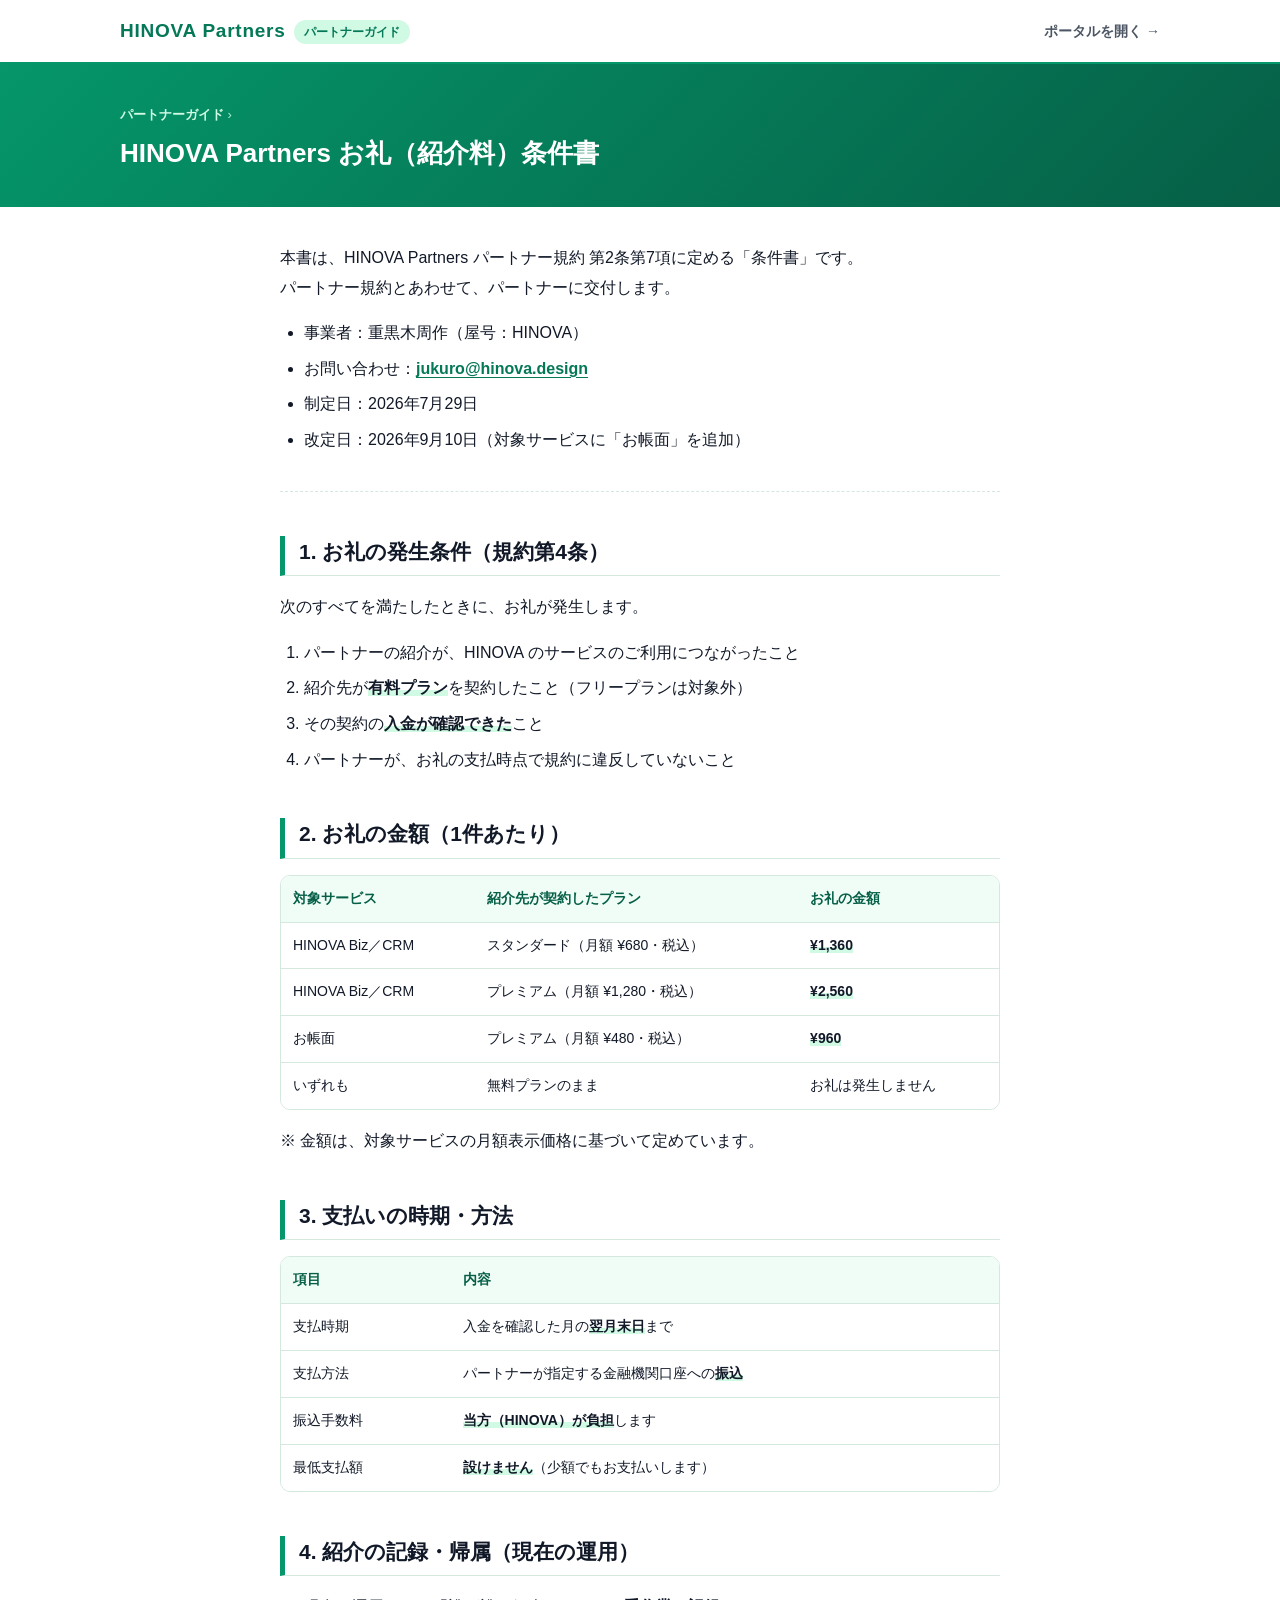
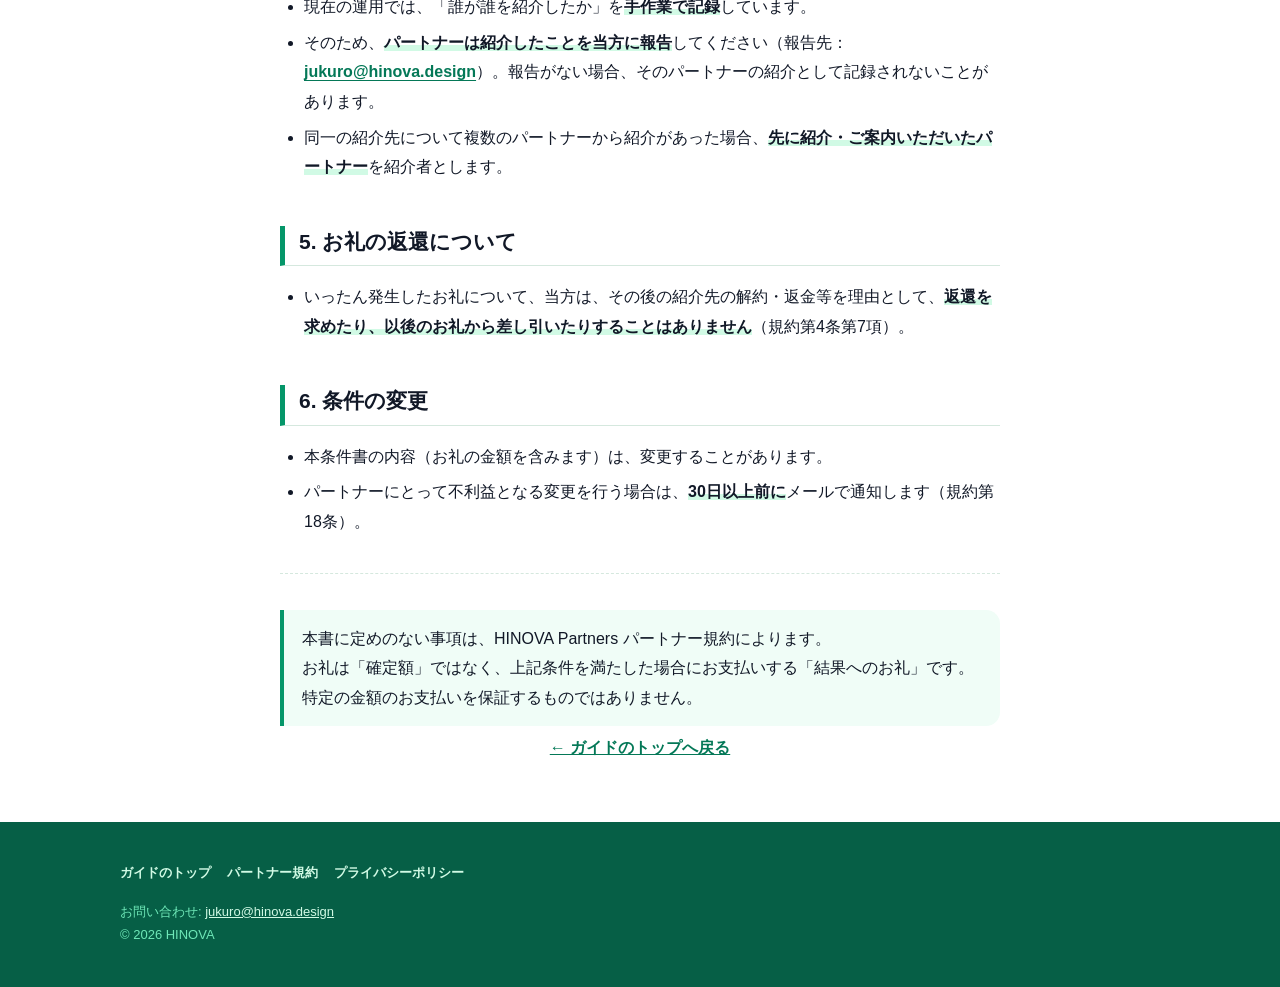
<file: guide/reward-terms.html>
<!DOCTYPE html>
<html lang="ja">
<head>
<meta charset="UTF-8">
<meta name="viewport" content="width=device-width, initial-scale=1.0">
<meta name="robots" content="noindex, nofollow, noarchive, nosnippet">
<meta name="googlebot" content="noindex, nofollow, noarchive, nosnippet">
<title>HINOVA Partners お礼（紹介料）条件書 | HINOVA Partners パートナーガイド</title>
<link rel="stylesheet" href="../assets/style.css">
<link rel="stylesheet" href="../assets/guide.css">
</head>
<body>
<header>
  <div class="container header-inner">
    <a class="logo" href="index.html">HINOVA Partners<span class="guide-badge">パートナーガイド</span></a>
    <nav><a href="https://partners.hinova.design" target="_blank" rel="noopener">ポータルを開く →</a></nav>
  </div>
</header>
<div class="guide-hero"><div class="container"><div class="crumb"><a href="index.html">パートナーガイド</a> ›</div><h1>HINOVA Partners お礼（紹介料）条件書</h1></div></div>
<main class="doc">
<article class="prose">
<p>本書は、HINOVA Partners パートナー規約 第2条第7項に定める「条件書」です。<br>パートナー規約とあわせて、パートナーに交付します。</p>
<ul>
<li>事業者：重黒木周作（屋号：HINOVA）</li>
<li>お問い合わせ：<a href="mailto:jukuro@hinova.design">jukuro@hinova.design</a></li>
<li>制定日：2026年7月29日</li>
<li>改定日：2026年9月10日（対象サービスに「お帳面」を追加）</li>
</ul>
<hr>
<h2>1. お礼の発生条件（規約第4条）</h2>
<p>次のすべてを満たしたときに、お礼が発生します。</p>
<ol>
<li>パートナーの紹介が、HINOVA のサービスのご利用につながったこと</li>
<li>紹介先が<strong>有料プラン</strong>を契約したこと（フリープランは対象外）</li>
<li>その契約の<strong>入金が確認できた</strong>こと</li>
<li>パートナーが、お礼の支払時点で規約に違反していないこと</li>
</ol>
<h2>2. お礼の金額（1件あたり）</h2>
<div class="table-wrap"><table>
<thead>
<tr>
<th>対象サービス</th>
<th>紹介先が契約したプラン</th>
<th>お礼の金額</th>
</tr>
</thead>
<tbody><tr>
<td>HINOVA Biz／CRM</td>
<td>スタンダード（月額 ¥680・税込）</td>
<td><strong>¥1,360</strong></td>
</tr>
<tr>
<td>HINOVA Biz／CRM</td>
<td>プレミアム（月額 ¥1,280・税込）</td>
<td><strong>¥2,560</strong></td>
</tr>
<tr>
<td>お帳面</td>
<td>プレミアム（月額 ¥480・税込）</td>
<td><strong>¥960</strong></td>
</tr>
<tr>
<td>いずれも</td>
<td>無料プランのまま</td>
<td>お礼は発生しません</td>
</tr>
</tbody></table></div>
<p>※ 金額は、対象サービスの月額表示価格に基づいて定めています。</p>
<h2>3. 支払いの時期・方法</h2>
<div class="table-wrap"><table>
<thead>
<tr>
<th>項目</th>
<th>内容</th>
</tr>
</thead>
<tbody><tr>
<td>支払時期</td>
<td>入金を確認した月の<strong>翌月末日</strong>まで</td>
</tr>
<tr>
<td>支払方法</td>
<td>パートナーが指定する金融機関口座への<strong>振込</strong></td>
</tr>
<tr>
<td>振込手数料</td>
<td><strong>当方（HINOVA）が負担</strong>します</td>
</tr>
<tr>
<td>最低支払額</td>
<td><strong>設けません</strong>（少額でもお支払いします）</td>
</tr>
</tbody></table></div>
<h2>4. 紹介の記録・帰属（現在の運用）</h2>
<ul>
<li>現在の運用では、「誰が誰を紹介したか」を<strong>手作業で記録</strong>しています。</li>
<li>そのため、<strong>パートナーは紹介したことを当方に報告</strong>してください（報告先：<a href="mailto:jukuro@hinova.design">jukuro@hinova.design</a>）。報告がない場合、そのパートナーの紹介として記録されないことがあります。</li>
<li>同一の紹介先について複数のパートナーから紹介があった場合、<strong>先に紹介・ご案内いただいたパートナー</strong>を紹介者とします。</li>
</ul>
<h2>5. お礼の返還について</h2>
<ul>
<li>いったん発生したお礼について、当方は、その後の紹介先の解約・返金等を理由として、<strong>返還を求めたり、以後のお礼から差し引いたりすることはありません</strong>（規約第4条第7項）。</li>
</ul>
<h2>6. 条件の変更</h2>
<ul>
<li>本条件書の内容（お礼の金額を含みます）は、変更することがあります。</li>
<li>パートナーにとって不利益となる変更を行う場合は、<strong>30日以上前に</strong>メールで通知します（規約第18条）。</li>
</ul>
<hr>
<blockquote>
<p>本書に定めのない事項は、HINOVA Partners パートナー規約によります。<br>お礼は「確定額」ではなく、上記条件を満たした場合にお支払いする「結果へのお礼」です。特定の金額のお支払いを保証するものではありません。</p>
</blockquote>

</article>

<p class="back-top"><a href="index.html">← ガイドのトップへ戻る</a></p>
</main>
<footer>
  <div class="container">
    <div class="footer-nav"><a href="index.html">ガイドのトップ</a><a href="terms.html">パートナー規約</a><a href="privacy.html">プライバシーポリシー</a></div>
    <div class="copy">お問い合わせ: <a href="mailto:jukuro@hinova.design" style="color:#D1FAE5">jukuro@hinova.design</a><br>© 2026 HINOVA</div>
  </div>
</footer>
</body>
</html>
</file>
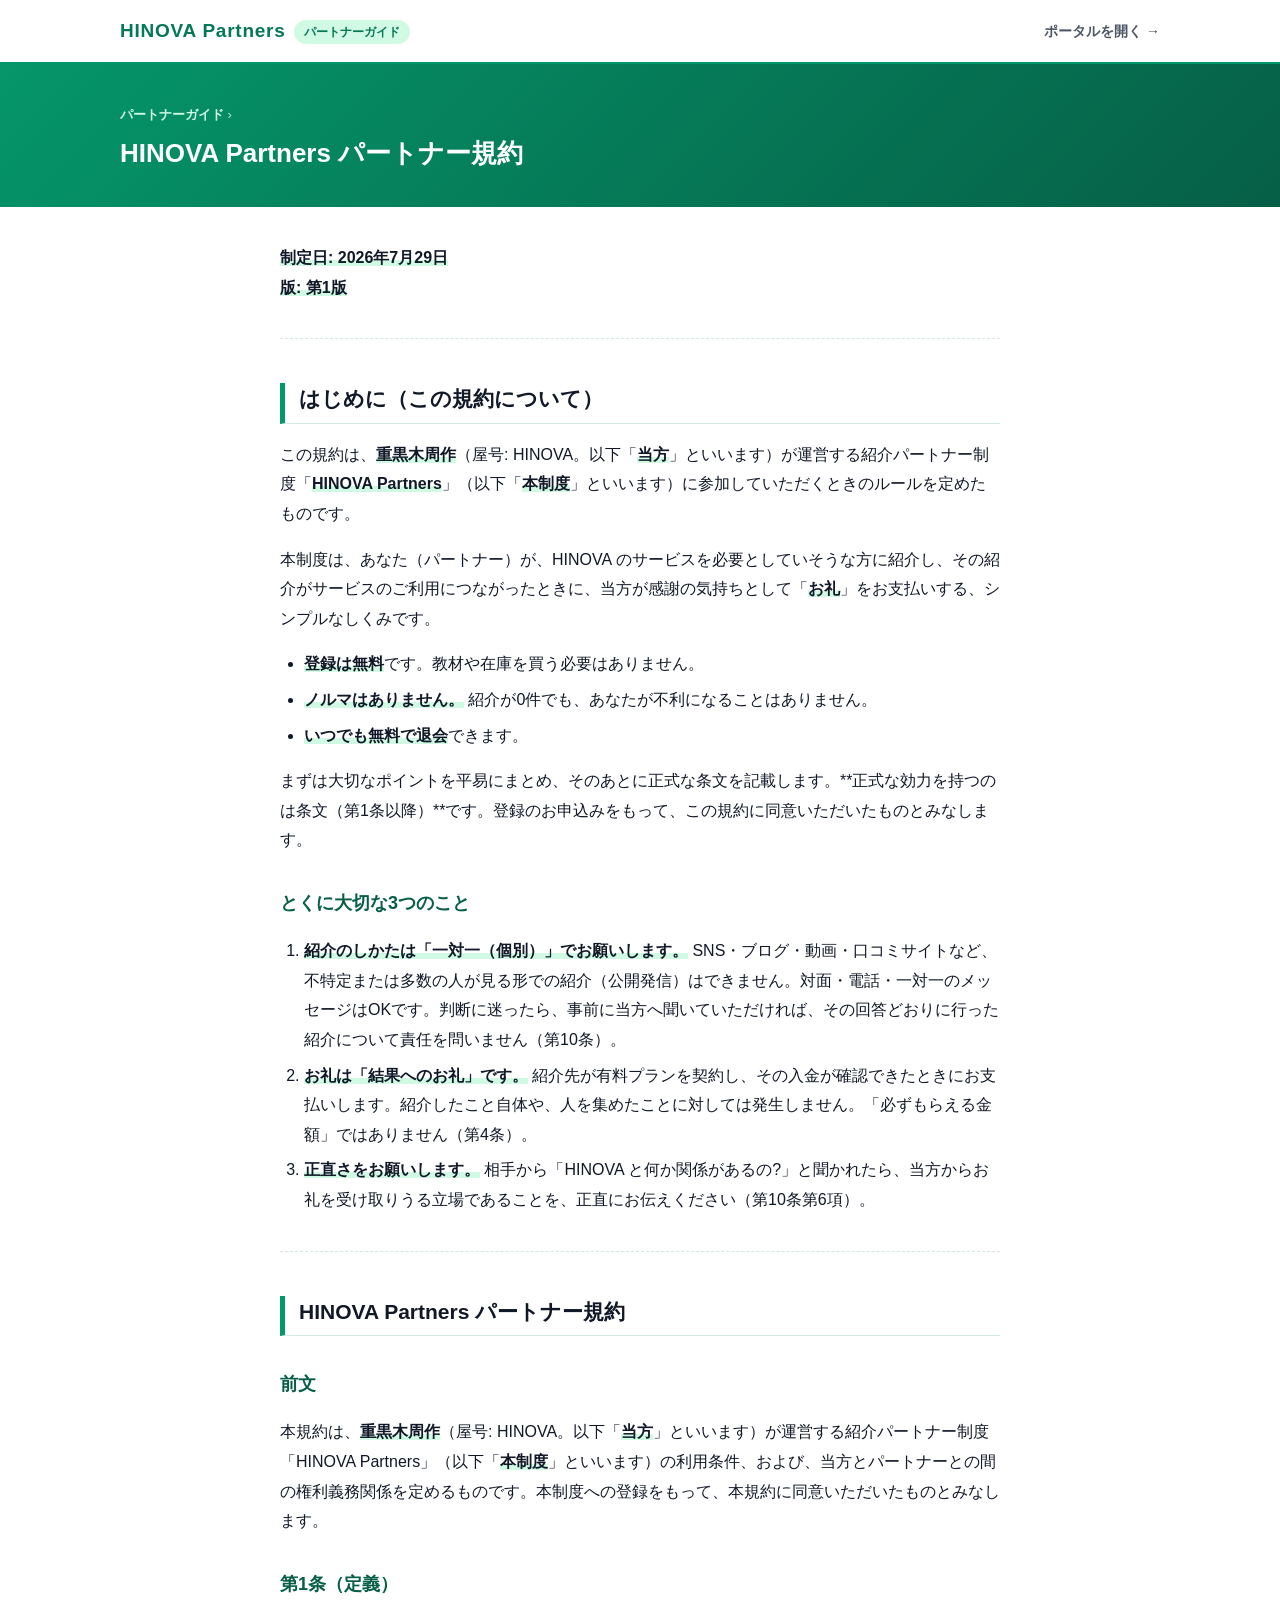
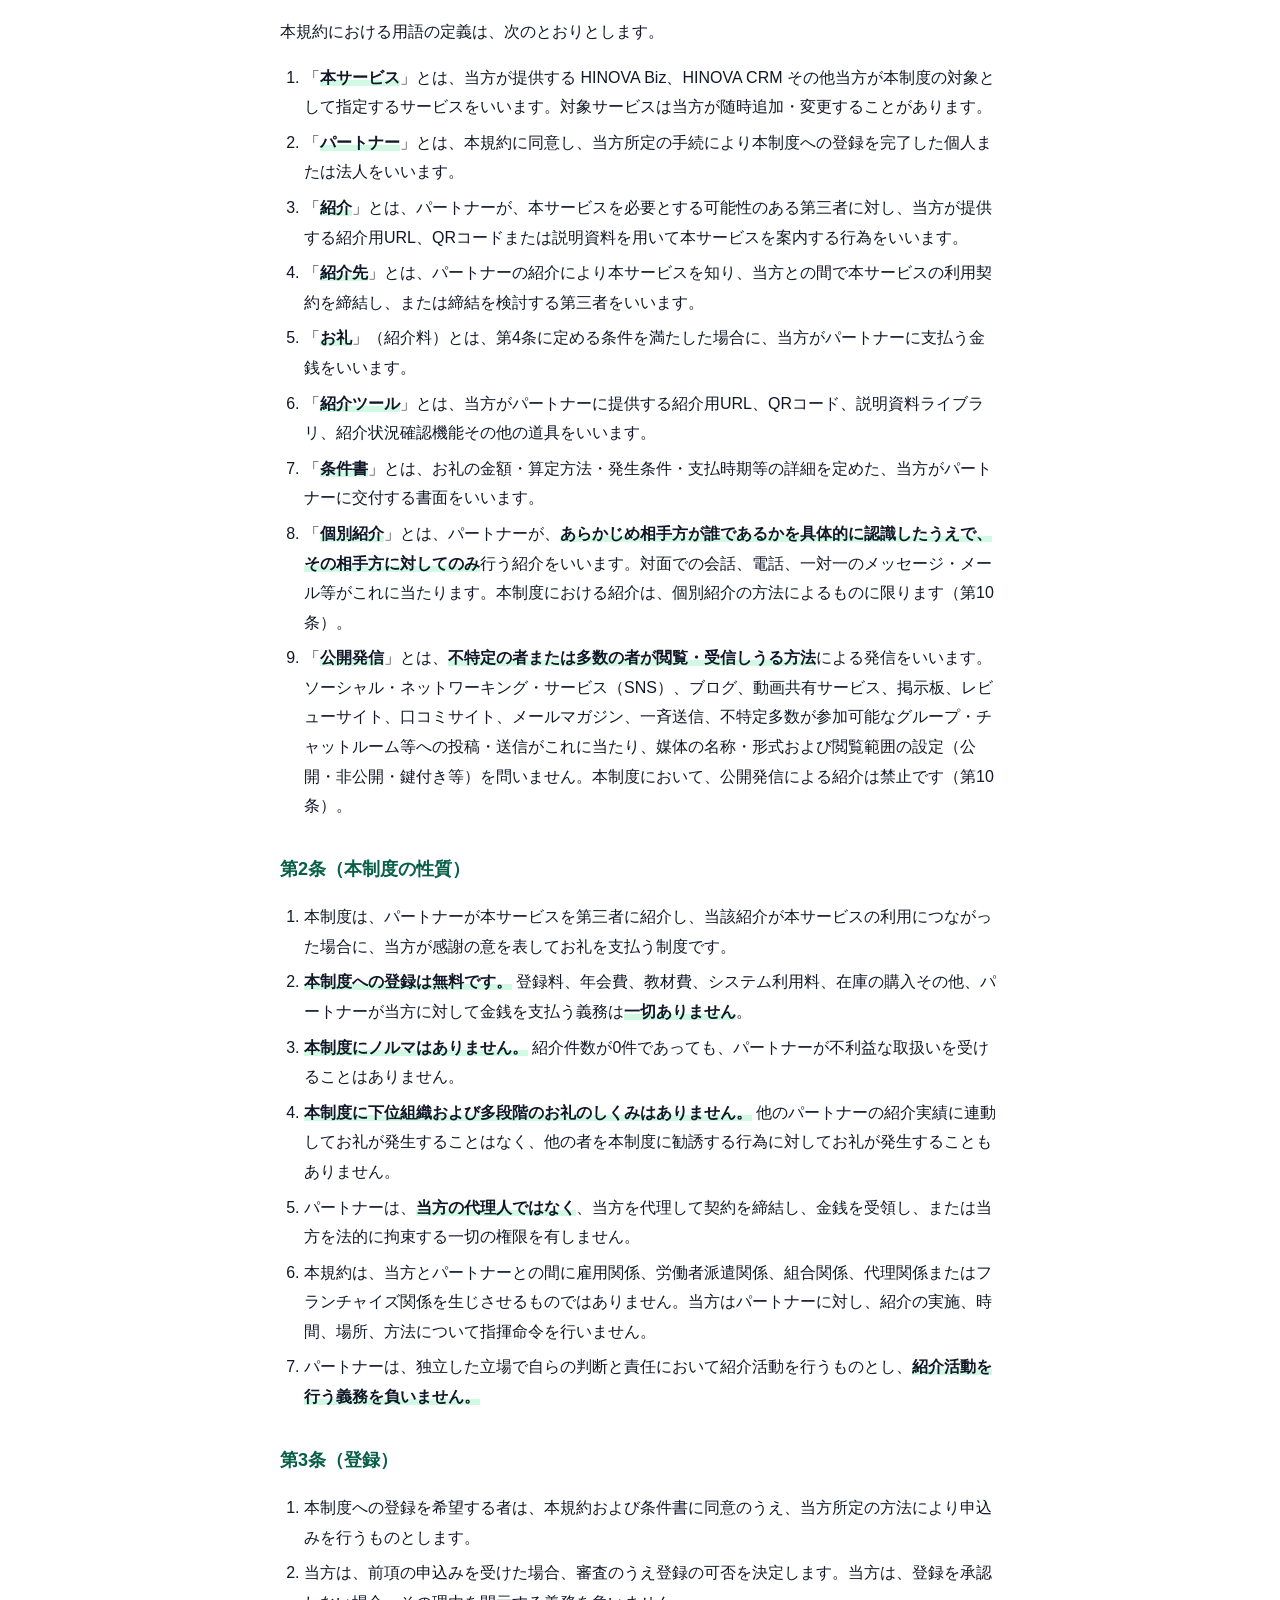
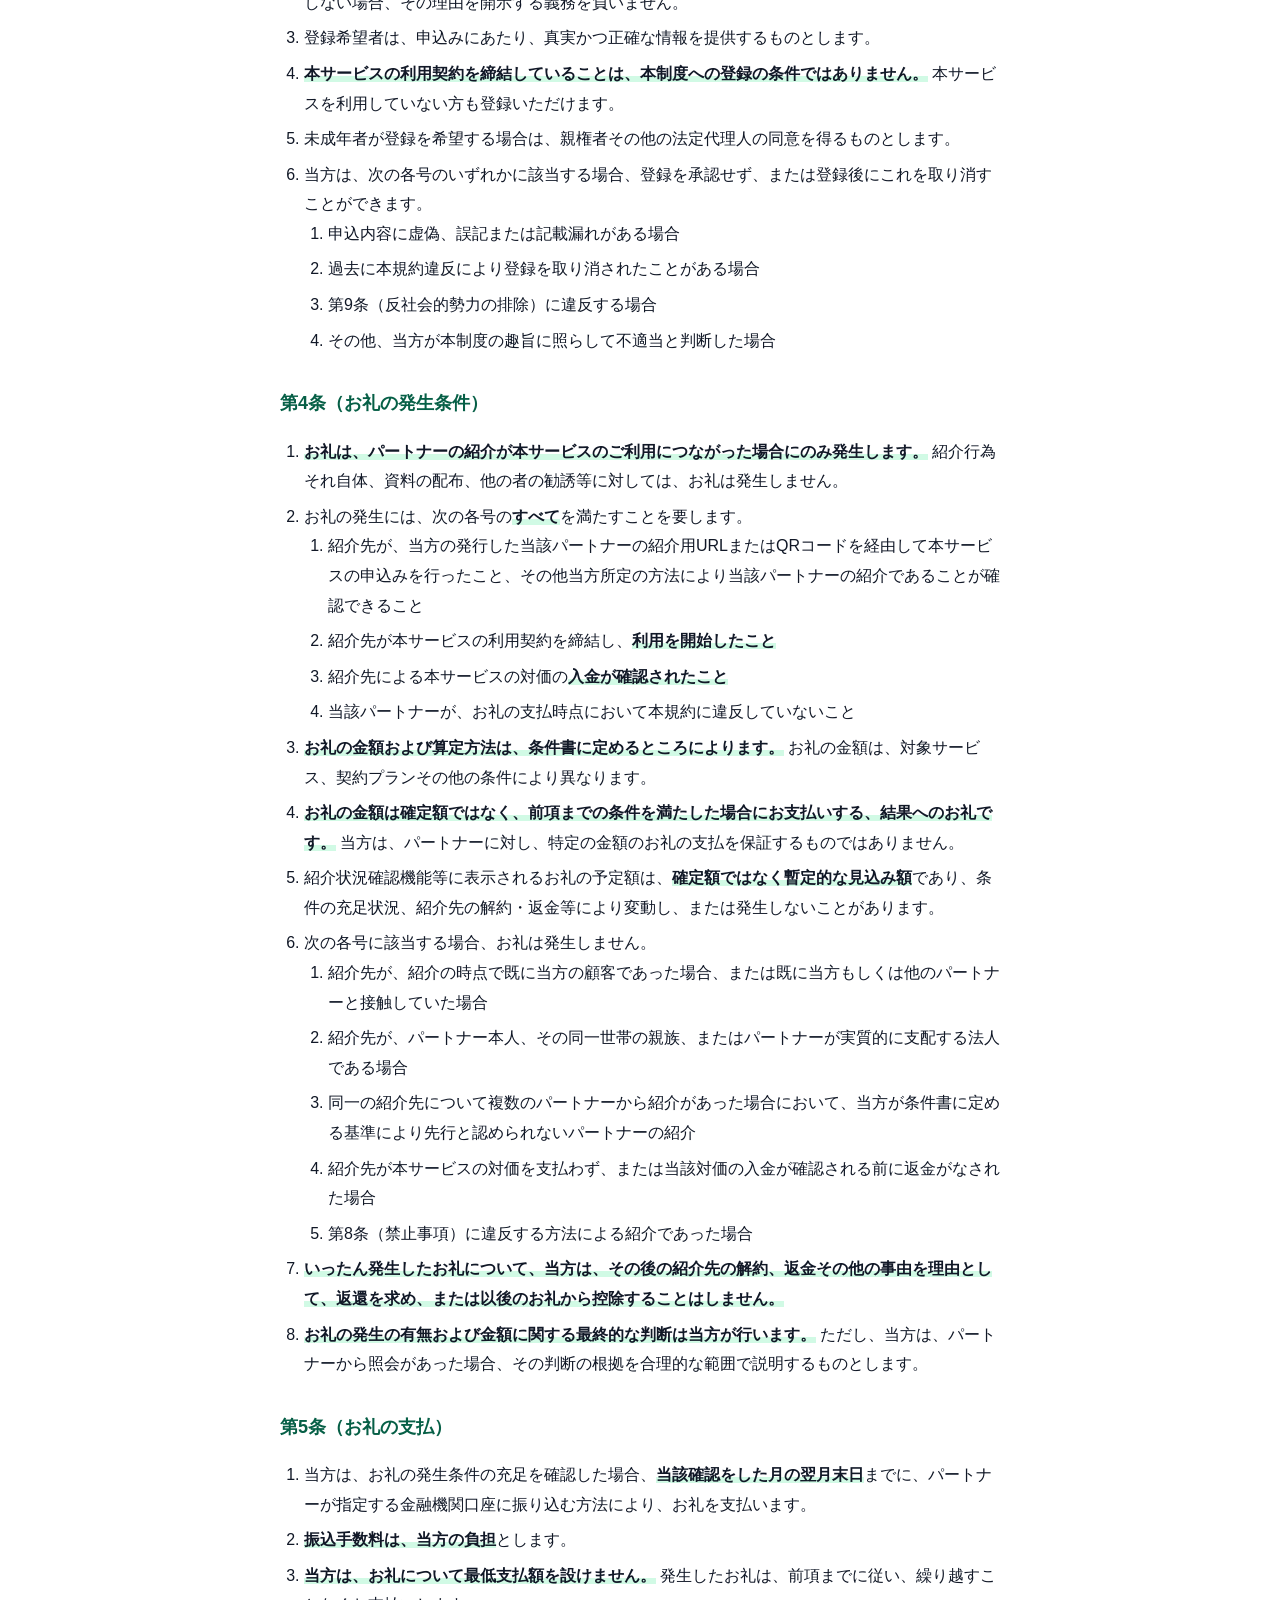
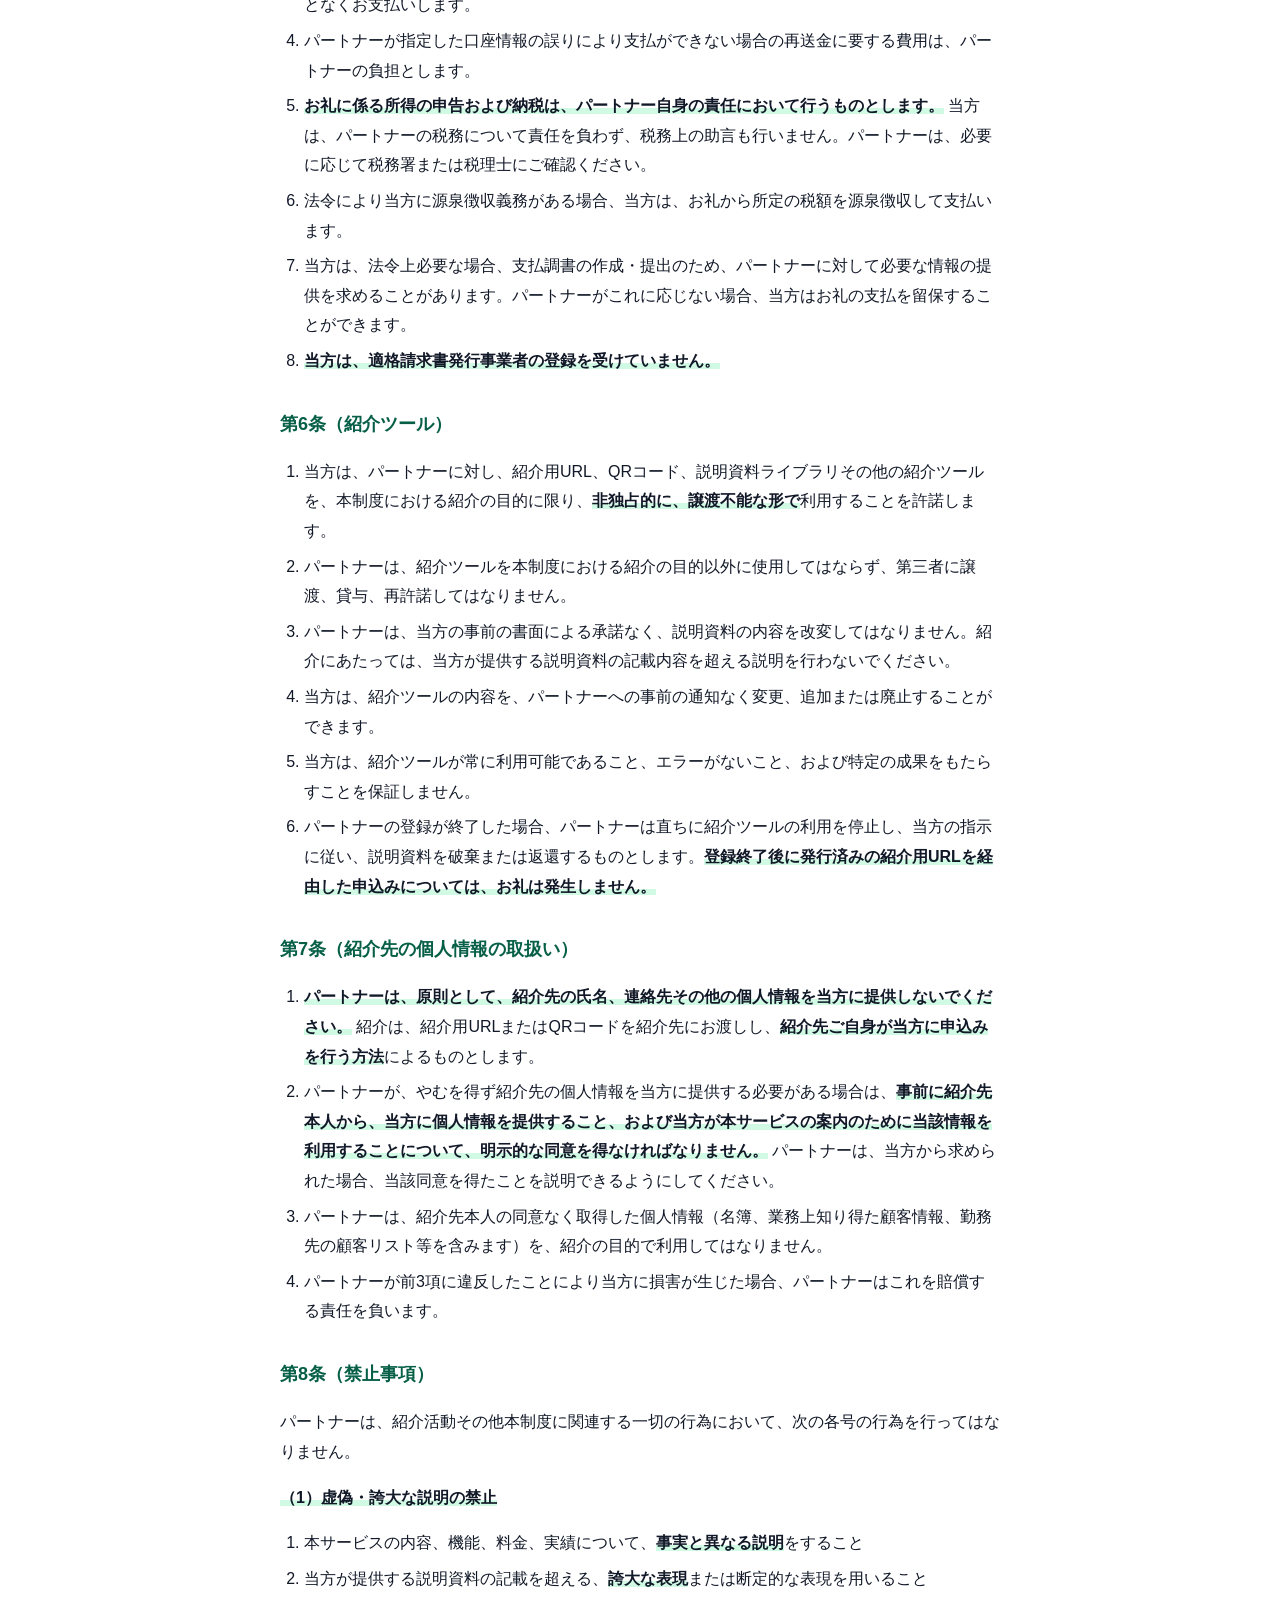
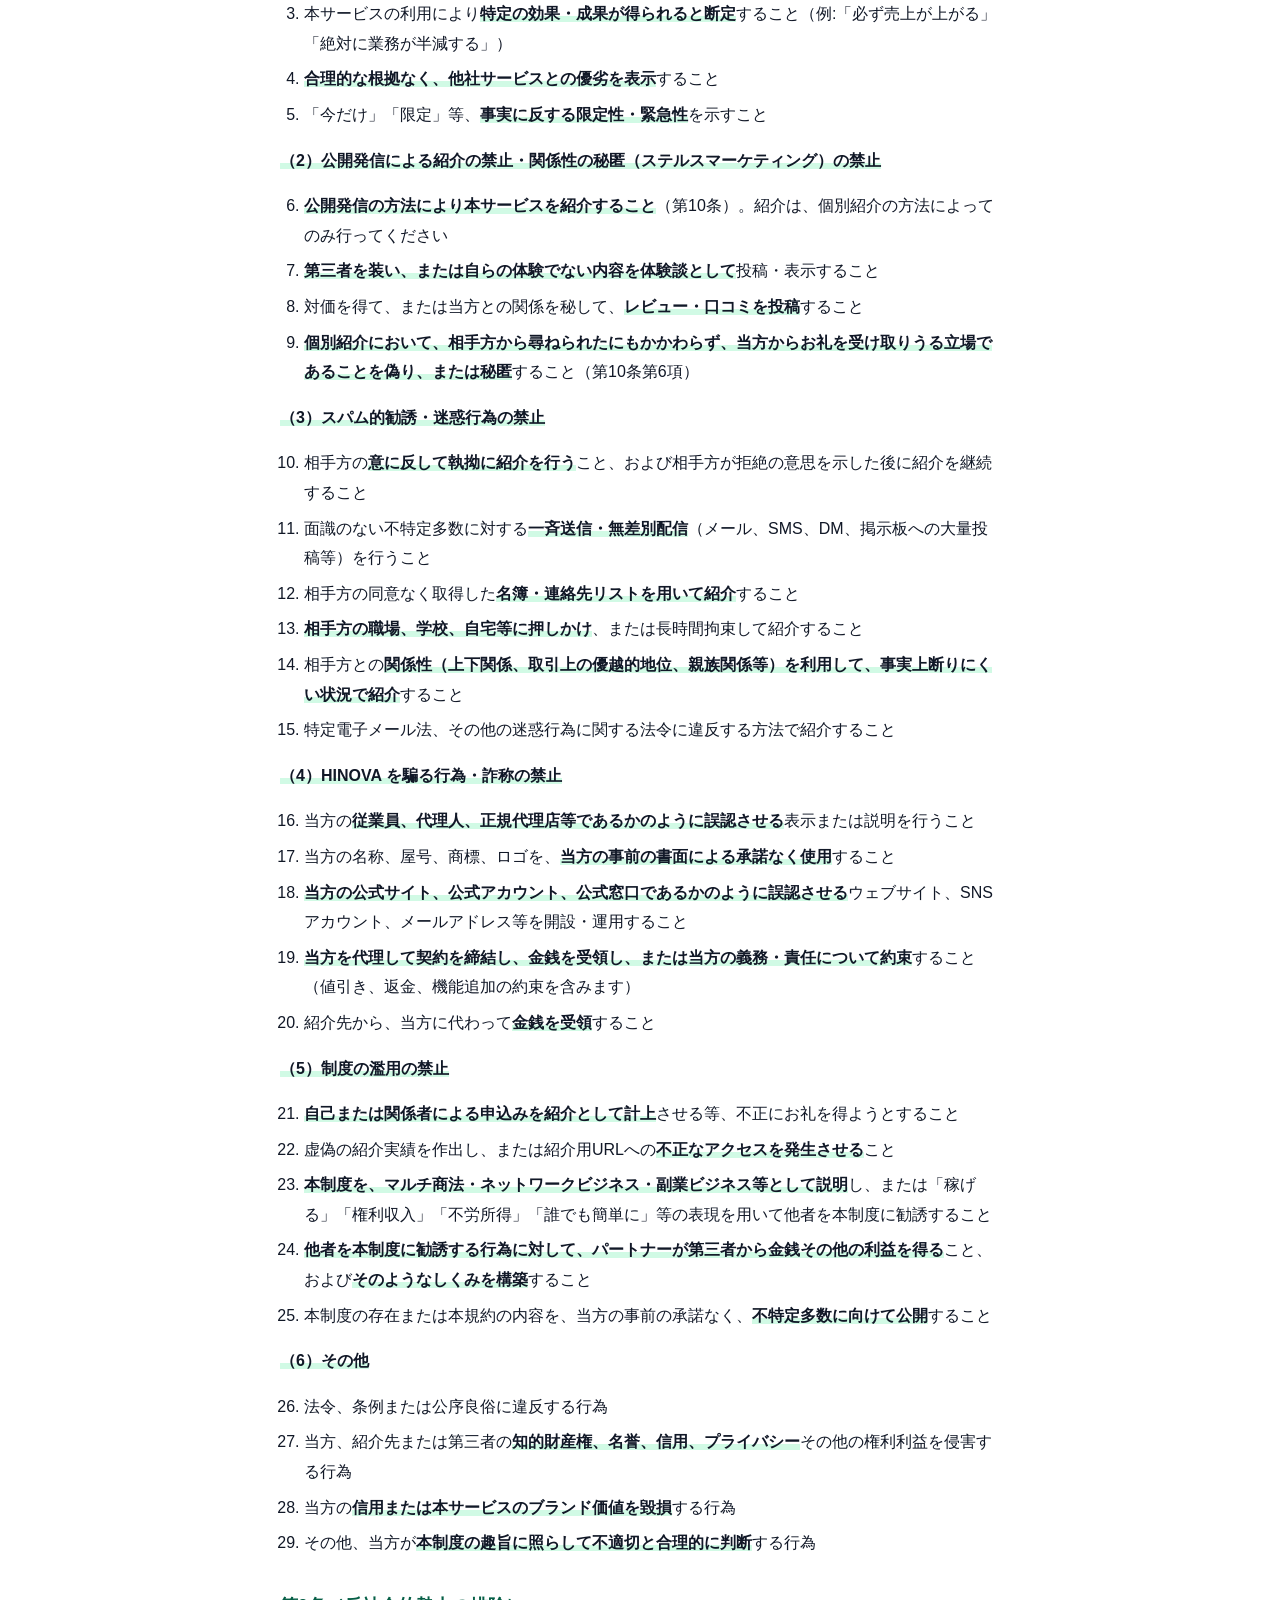
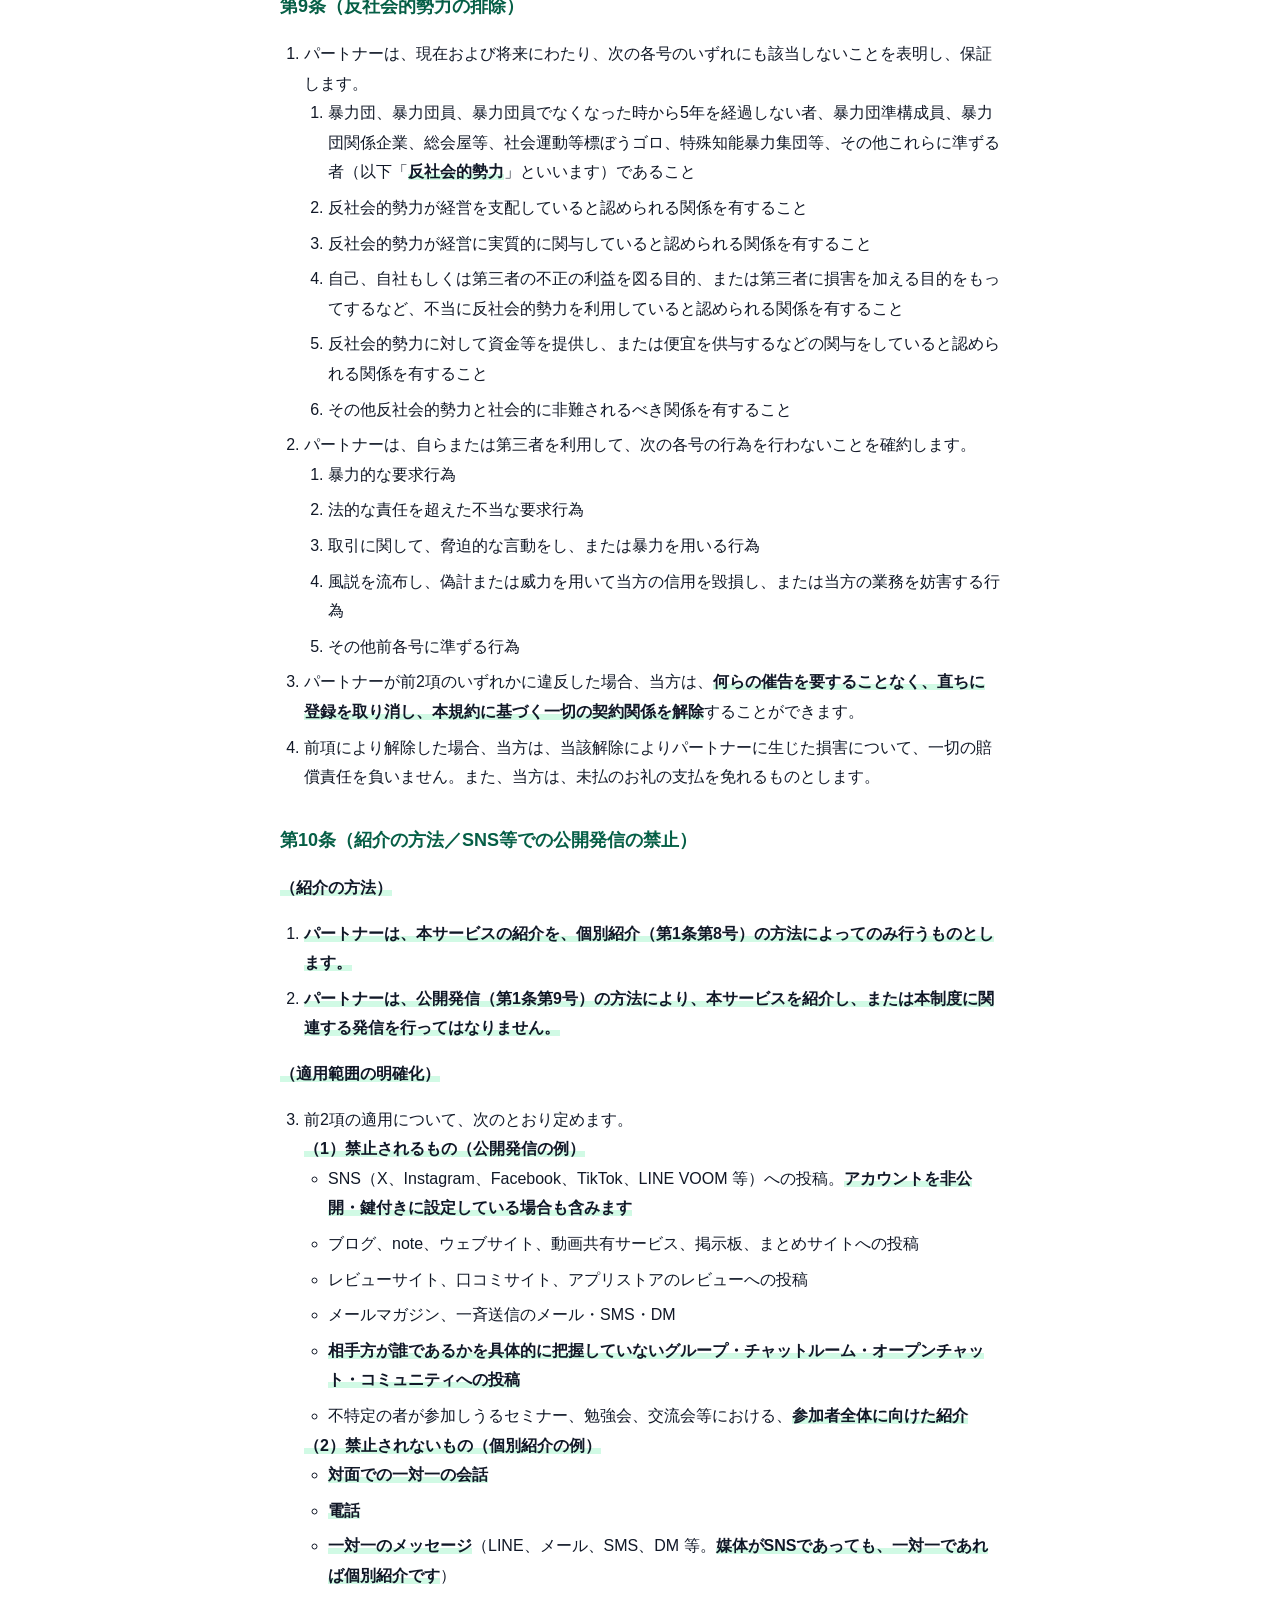
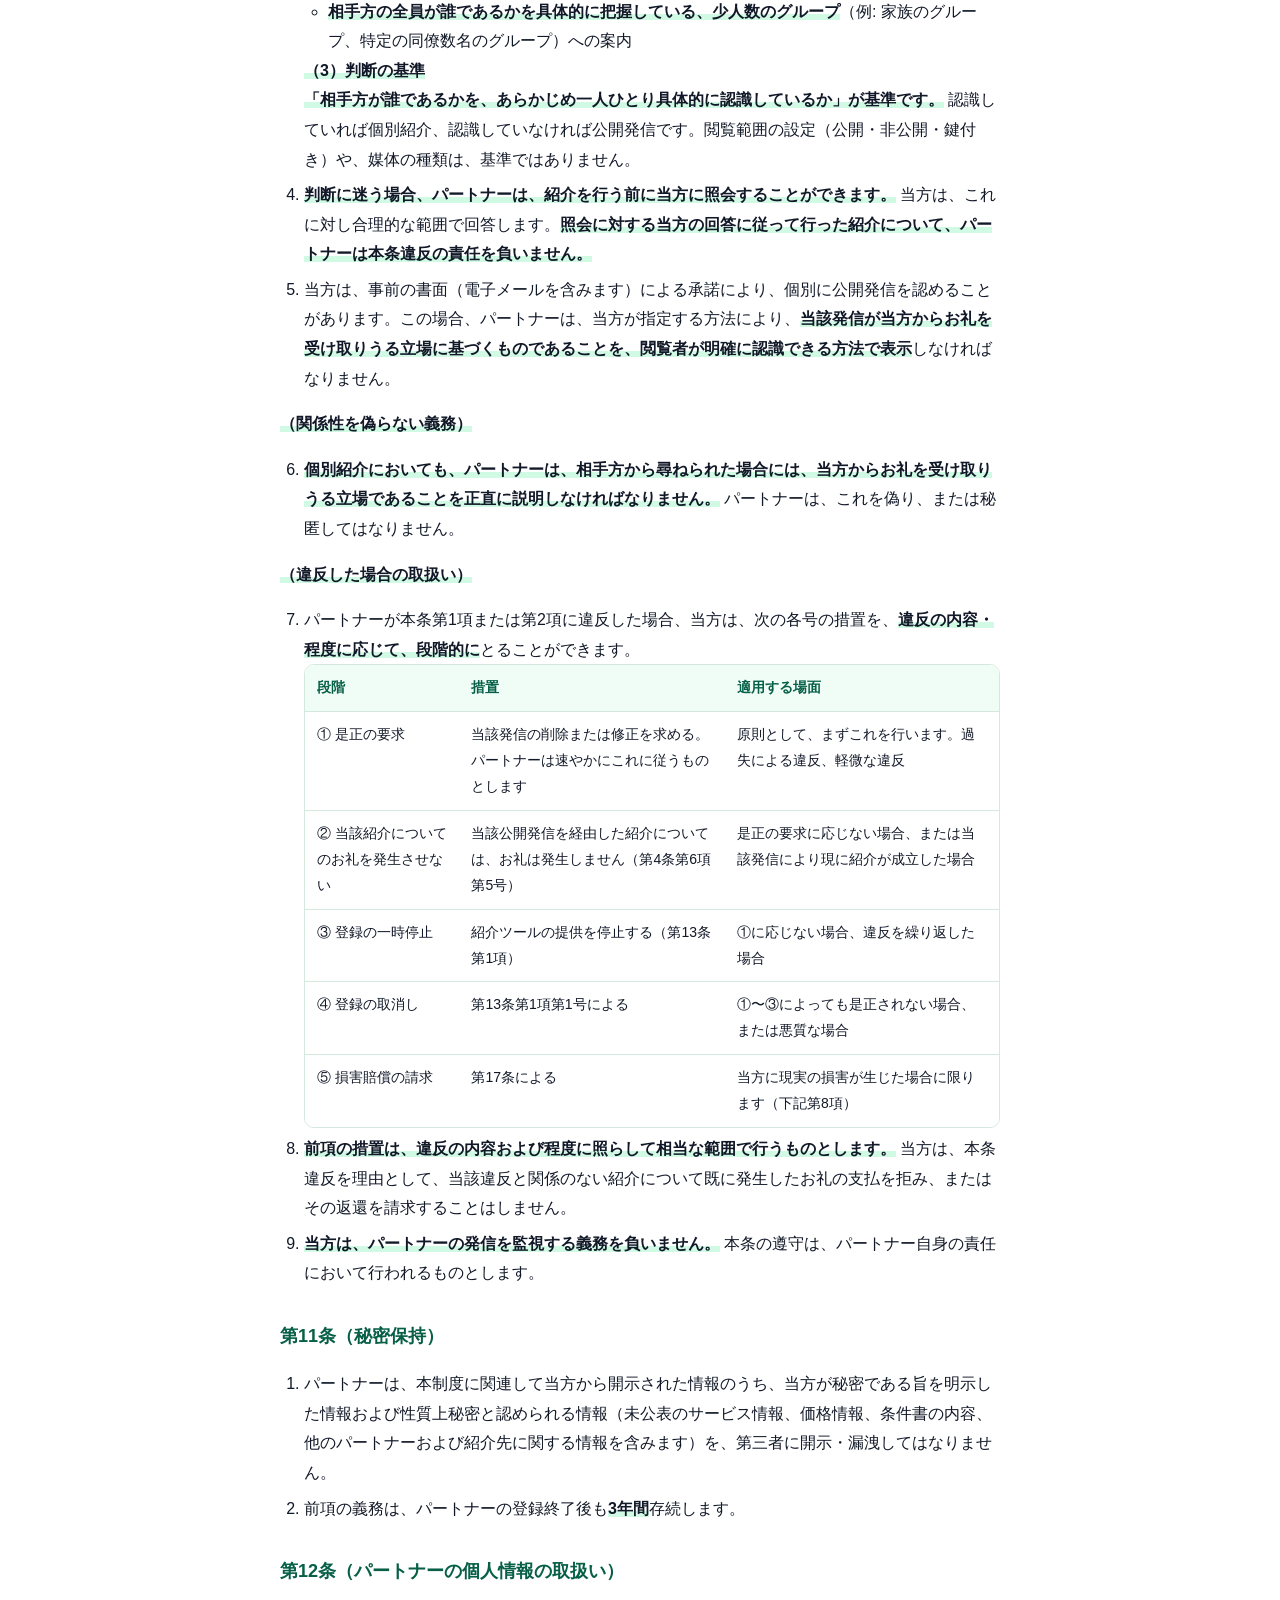
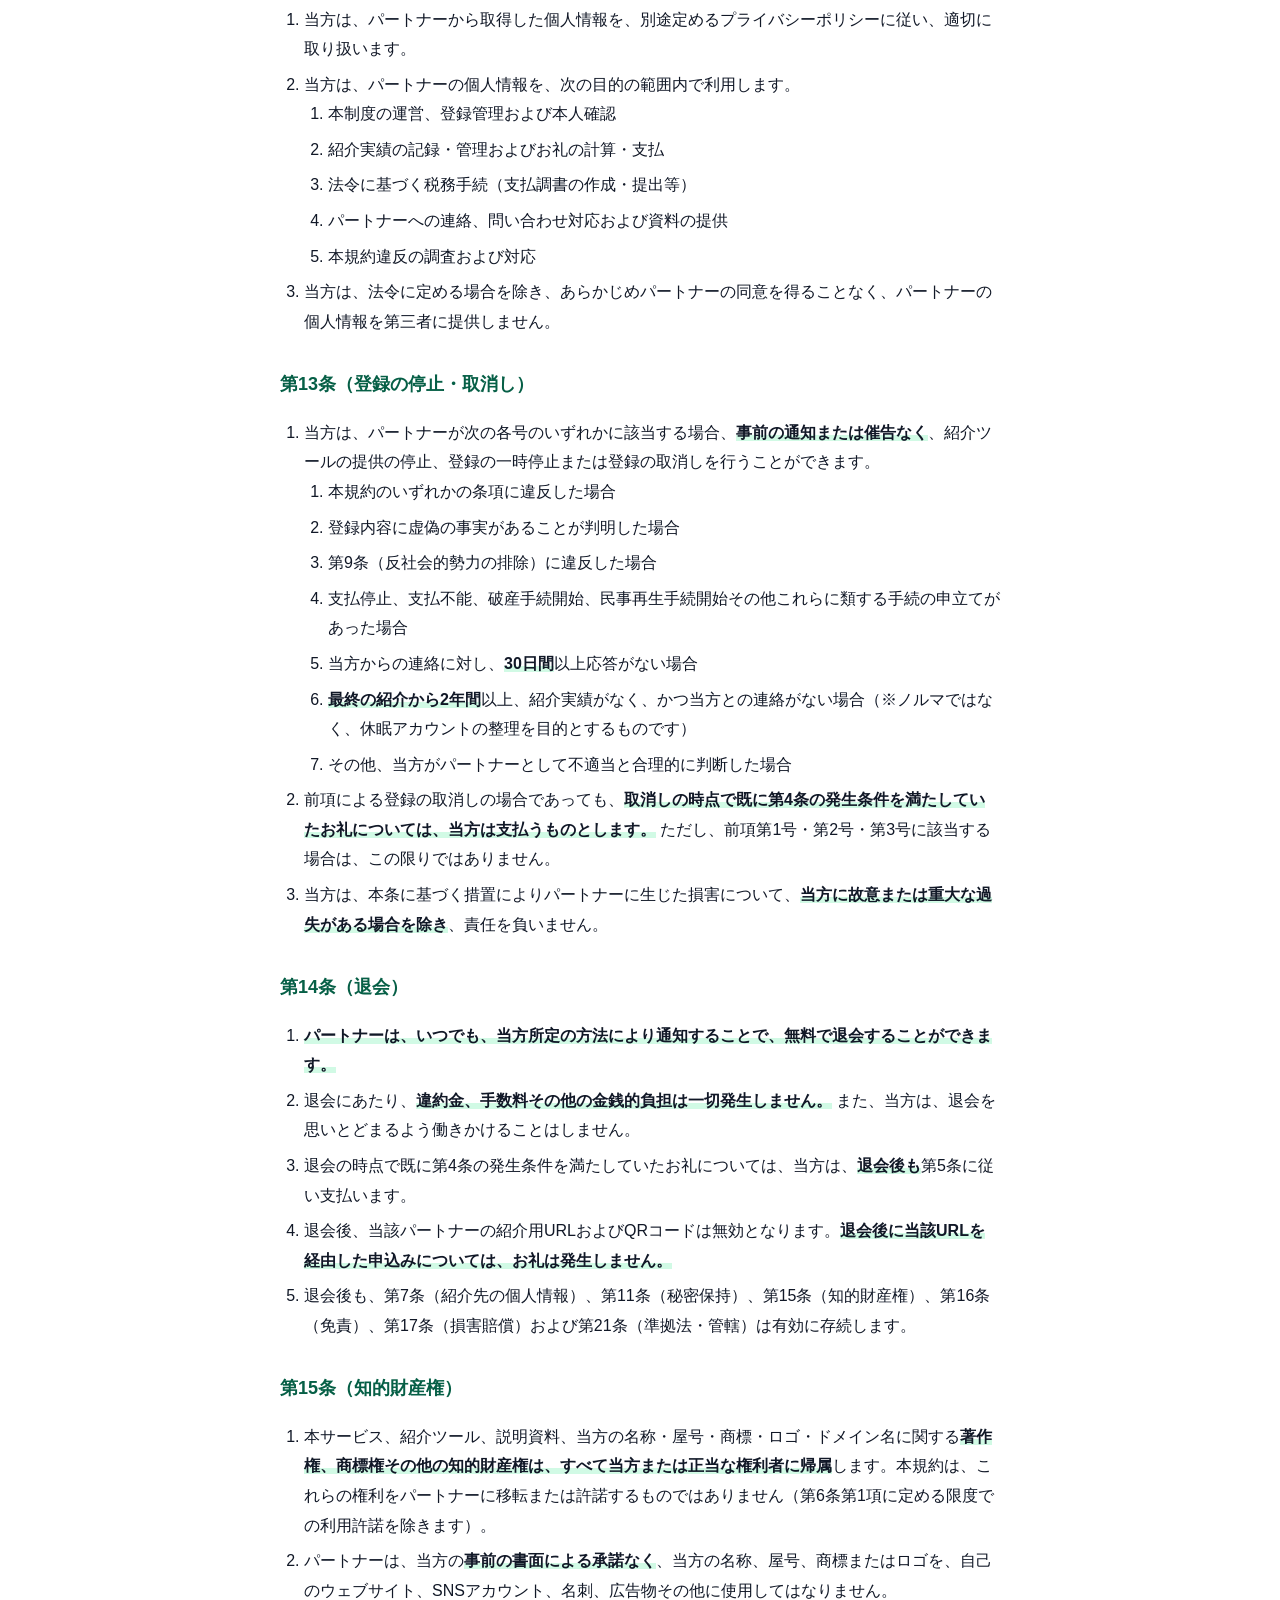
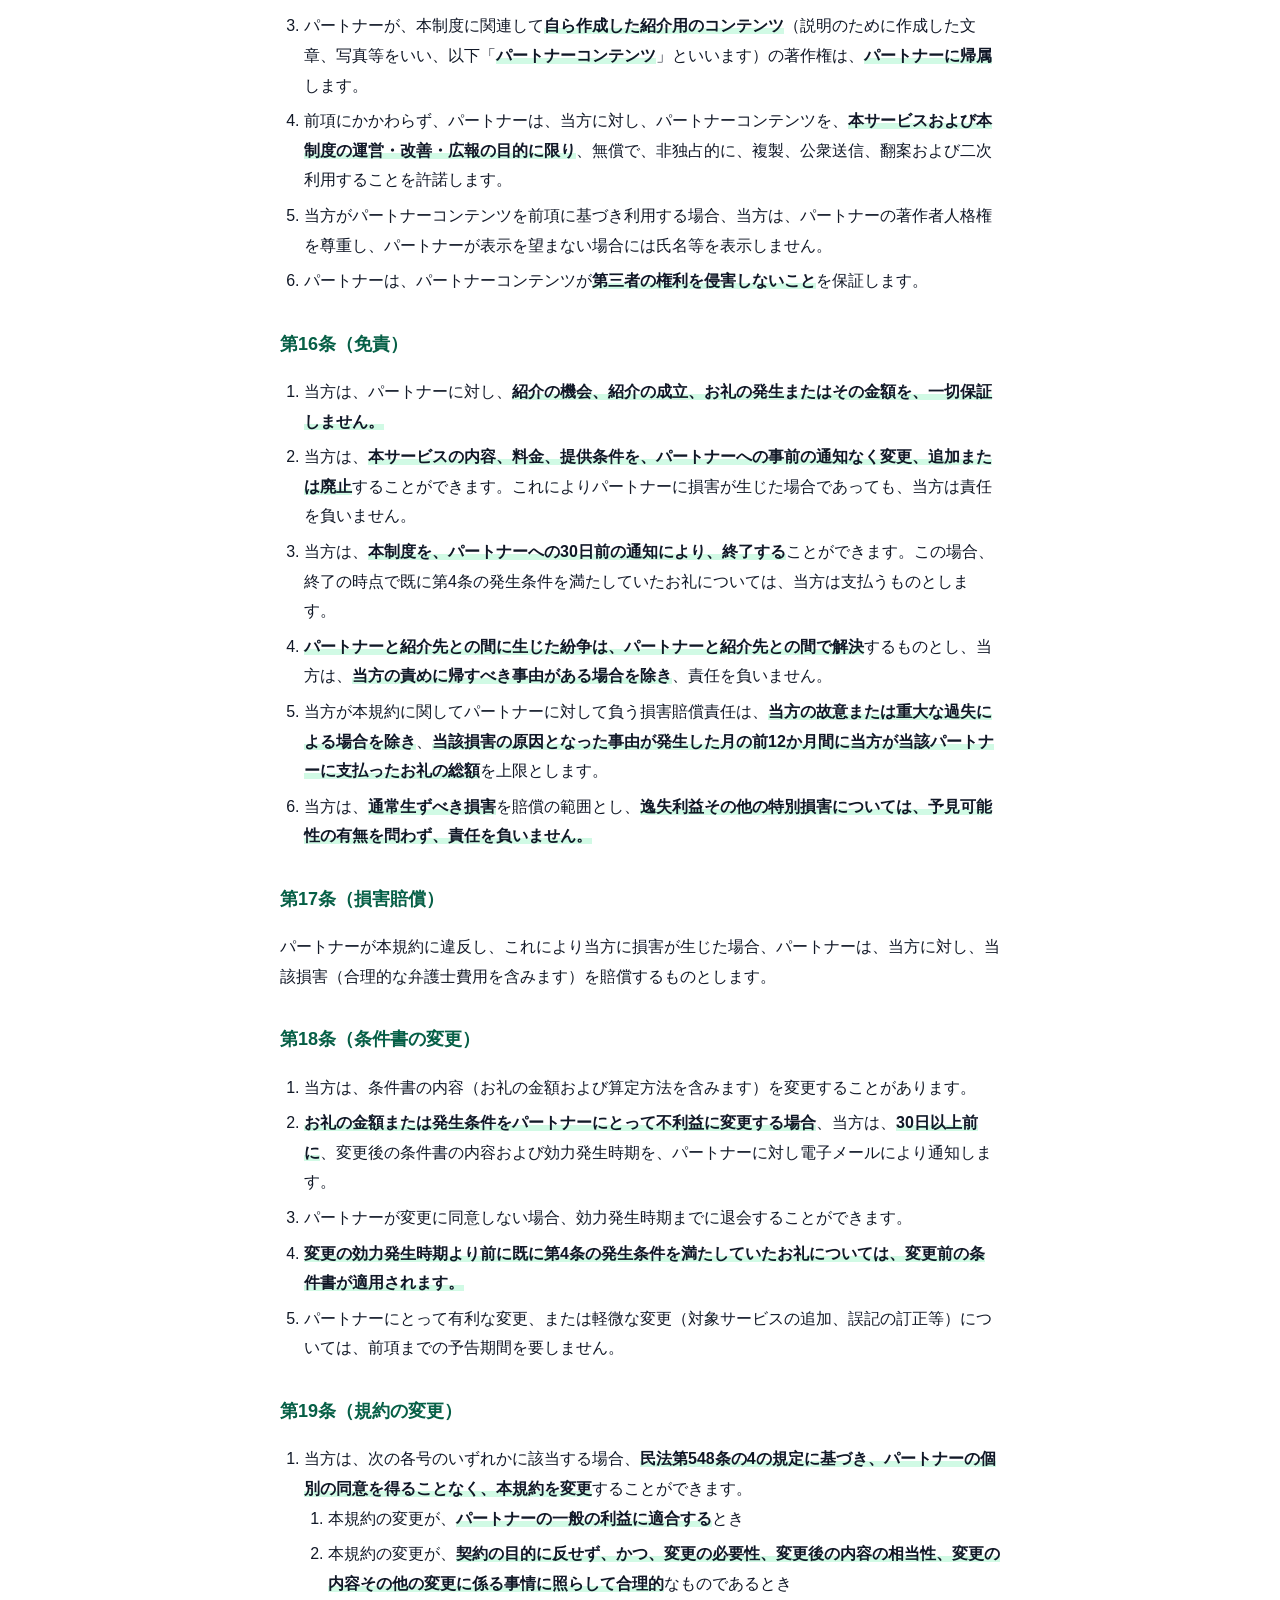
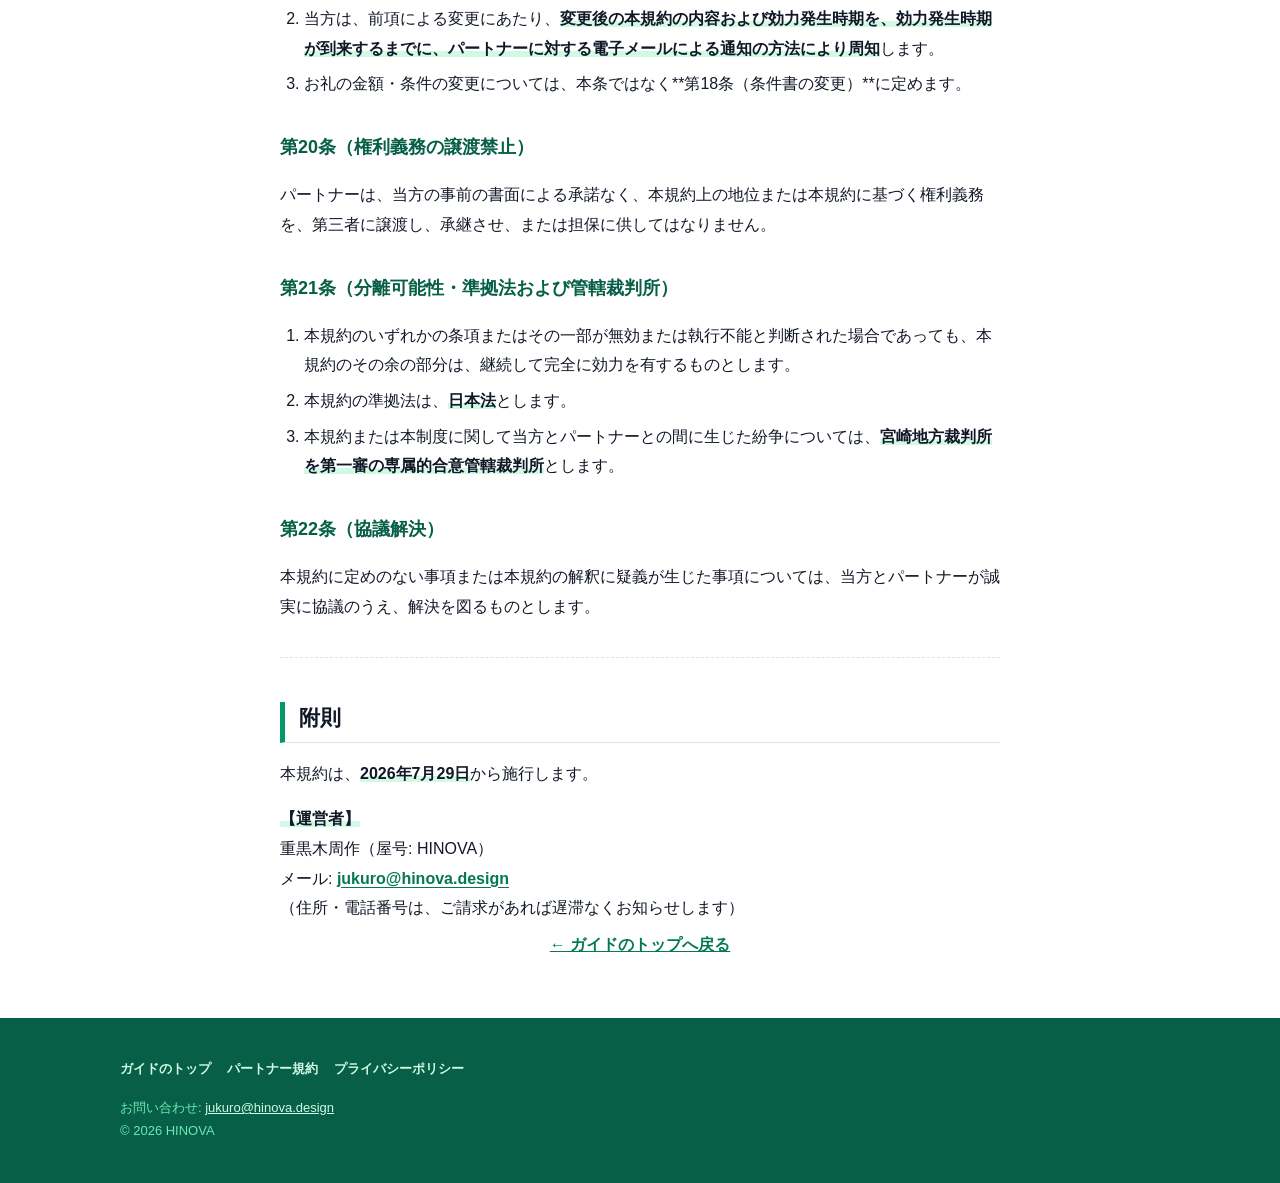
<file: guide/terms.html>
<!DOCTYPE html>
<html lang="ja">
<head>
<meta charset="UTF-8">
<meta name="viewport" content="width=device-width, initial-scale=1.0">
<meta name="robots" content="noindex, nofollow, noarchive, nosnippet">
<meta name="googlebot" content="noindex, nofollow, noarchive, nosnippet">
<title>HINOVA Partners パートナー規約 | HINOVA Partners パートナーガイド</title>
<link rel="stylesheet" href="../assets/style.css">
<link rel="stylesheet" href="../assets/guide.css">
</head>
<body>
<header>
  <div class="container header-inner">
    <a class="logo" href="index.html">HINOVA Partners<span class="guide-badge">パートナーガイド</span></a>
    <nav><a href="https://partners.hinova.design" target="_blank" rel="noopener">ポータルを開く →</a></nav>
  </div>
</header>
<div class="guide-hero"><div class="container"><div class="crumb"><a href="index.html">パートナーガイド</a> ›</div><h1>HINOVA Partners パートナー規約</h1></div></div>
<main class="doc">
<article class="prose">
<p><strong>制定日: 2026年7月29日</strong><br><strong>版: 第1版</strong></p>
<hr>
<h2>はじめに（この規約について）</h2>
<p>この規約は、<strong>重黒木周作</strong>（屋号: HINOVA。以下「<strong>当方</strong>」といいます）が運営する紹介パートナー制度「<strong>HINOVA Partners</strong>」（以下「<strong>本制度</strong>」といいます）に参加していただくときのルールを定めたものです。</p>
<p>本制度は、あなた（パートナー）が、HINOVA のサービスを必要としていそうな方に紹介し、その紹介がサービスのご利用につながったときに、当方が感謝の気持ちとして「<strong>お礼</strong>」をお支払いする、シンプルなしくみです。</p>
<ul>
<li><strong>登録は無料</strong>です。教材や在庫を買う必要はありません。</li>
<li><strong>ノルマはありません。</strong> 紹介が0件でも、あなたが不利になることはありません。</li>
<li><strong>いつでも無料で退会</strong>できます。</li>
</ul>
<p>まずは大切なポイントを平易にまとめ、そのあとに正式な条文を記載します。**正式な効力を持つのは条文（第1条以降）**です。登録のお申込みをもって、この規約に同意いただいたものとみなします。</p>
<h3>とくに大切な3つのこと</h3>
<ol>
<li><strong>紹介のしかたは「一対一（個別）」でお願いします。</strong> SNS・ブログ・動画・口コミサイトなど、不特定または多数の人が見る形での紹介（公開発信）はできません。対面・電話・一対一のメッセージはOKです。判断に迷ったら、事前に当方へ聞いていただければ、その回答どおりに行った紹介について責任を問いません（第10条）。</li>
<li><strong>お礼は「結果へのお礼」です。</strong> 紹介先が有料プランを契約し、その入金が確認できたときにお支払いします。紹介したこと自体や、人を集めたことに対しては発生しません。「必ずもらえる金額」ではありません（第4条）。</li>
<li><strong>正直さをお願いします。</strong> 相手から「HINOVA と何か関係があるの?」と聞かれたら、当方からお礼を受け取りうる立場であることを、正直にお伝えください（第10条第6項）。</li>
</ol>
<hr>
<h2>HINOVA Partners パートナー規約</h2>
<h3>前文</h3>
<p>本規約は、<strong>重黒木周作</strong>（屋号: HINOVA。以下「<strong>当方</strong>」といいます）が運営する紹介パートナー制度「HINOVA Partners」（以下「<strong>本制度</strong>」といいます）の利用条件、および、当方とパートナーとの間の権利義務関係を定めるものです。本制度への登録をもって、本規約に同意いただいたものとみなします。</p>
<h3>第1条（定義）</h3>
<p>本規約における用語の定義は、次のとおりとします。</p>
<ol>
<li>「<strong>本サービス</strong>」とは、当方が提供する HINOVA Biz、HINOVA CRM その他当方が本制度の対象として指定するサービスをいいます。対象サービスは当方が随時追加・変更することがあります。</li>
<li>「<strong>パートナー</strong>」とは、本規約に同意し、当方所定の手続により本制度への登録を完了した個人または法人をいいます。</li>
<li>「<strong>紹介</strong>」とは、パートナーが、本サービスを必要とする可能性のある第三者に対し、当方が提供する紹介用URL、QRコードまたは説明資料を用いて本サービスを案内する行為をいいます。</li>
<li>「<strong>紹介先</strong>」とは、パートナーの紹介により本サービスを知り、当方との間で本サービスの利用契約を締結し、または締結を検討する第三者をいいます。</li>
<li>「<strong>お礼</strong>」（紹介料）とは、第4条に定める条件を満たした場合に、当方がパートナーに支払う金銭をいいます。</li>
<li>「<strong>紹介ツール</strong>」とは、当方がパートナーに提供する紹介用URL、QRコード、説明資料ライブラリ、紹介状況確認機能その他の道具をいいます。</li>
<li>「<strong>条件書</strong>」とは、お礼の金額・算定方法・発生条件・支払時期等の詳細を定めた、当方がパートナーに交付する書面をいいます。</li>
<li>「<strong>個別紹介</strong>」とは、パートナーが、<strong>あらかじめ相手方が誰であるかを具体的に認識したうえで、その相手方に対してのみ</strong>行う紹介をいいます。対面での会話、電話、一対一のメッセージ・メール等がこれに当たります。本制度における紹介は、個別紹介の方法によるものに限ります（第10条）。</li>
<li>「<strong>公開発信</strong>」とは、<strong>不特定の者または多数の者が閲覧・受信しうる方法</strong>による発信をいいます。ソーシャル・ネットワーキング・サービス（SNS）、ブログ、動画共有サービス、掲示板、レビューサイト、口コミサイト、メールマガジン、一斉送信、不特定多数が参加可能なグループ・チャットルーム等への投稿・送信がこれに当たり、媒体の名称・形式および閲覧範囲の設定（公開・非公開・鍵付き等）を問いません。本制度において、公開発信による紹介は禁止です（第10条）。</li>
</ol>
<h3>第2条（本制度の性質）</h3>
<ol>
<li>本制度は、パートナーが本サービスを第三者に紹介し、当該紹介が本サービスの利用につながった場合に、当方が感謝の意を表してお礼を支払う制度です。</li>
<li><strong>本制度への登録は無料です。</strong> 登録料、年会費、教材費、システム利用料、在庫の購入その他、パートナーが当方に対して金銭を支払う義務は<strong>一切ありません</strong>。</li>
<li><strong>本制度にノルマはありません。</strong> 紹介件数が0件であっても、パートナーが不利益な取扱いを受けることはありません。</li>
<li><strong>本制度に下位組織および多段階のお礼のしくみはありません。</strong> 他のパートナーの紹介実績に連動してお礼が発生することはなく、他の者を本制度に勧誘する行為に対してお礼が発生することもありません。</li>
<li>パートナーは、<strong>当方の代理人ではなく</strong>、当方を代理して契約を締結し、金銭を受領し、または当方を法的に拘束する一切の権限を有しません。</li>
<li>本規約は、当方とパートナーとの間に雇用関係、労働者派遣関係、組合関係、代理関係またはフランチャイズ関係を生じさせるものではありません。当方はパートナーに対し、紹介の実施、時間、場所、方法について指揮命令を行いません。</li>
<li>パートナーは、独立した立場で自らの判断と責任において紹介活動を行うものとし、<strong>紹介活動を行う義務を負いません。</strong></li>
</ol>
<h3>第3条（登録）</h3>
<ol>
<li>本制度への登録を希望する者は、本規約および条件書に同意のうえ、当方所定の方法により申込みを行うものとします。</li>
<li>当方は、前項の申込みを受けた場合、審査のうえ登録の可否を決定します。当方は、登録を承認しない場合、その理由を開示する義務を負いません。</li>
<li>登録希望者は、申込みにあたり、真実かつ正確な情報を提供するものとします。</li>
<li><strong>本サービスの利用契約を締結していることは、本制度への登録の条件ではありません。</strong> 本サービスを利用していない方も登録いただけます。</li>
<li>未成年者が登録を希望する場合は、親権者その他の法定代理人の同意を得るものとします。</li>
<li>当方は、次の各号のいずれかに該当する場合、登録を承認せず、または登録後にこれを取り消すことができます。<ol>
<li>申込内容に虚偽、誤記または記載漏れがある場合</li>
<li>過去に本規約違反により登録を取り消されたことがある場合</li>
<li>第9条（反社会的勢力の排除）に違反する場合</li>
<li>その他、当方が本制度の趣旨に照らして不適当と判断した場合</li>
</ol>
</li>
</ol>
<h3>第4条（お礼の発生条件）</h3>
<ol>
<li><strong>お礼は、パートナーの紹介が本サービスのご利用につながった場合にのみ発生します。</strong> 紹介行為それ自体、資料の配布、他の者の勧誘等に対しては、お礼は発生しません。</li>
<li>お礼の発生には、次の各号の<strong>すべて</strong>を満たすことを要します。<ol>
<li>紹介先が、当方の発行した当該パートナーの紹介用URLまたはQRコードを経由して本サービスの申込みを行ったこと、その他当方所定の方法により当該パートナーの紹介であることが確認できること</li>
<li>紹介先が本サービスの利用契約を締結し、<strong>利用を開始したこと</strong></li>
<li>紹介先による本サービスの対価の<strong>入金が確認されたこと</strong></li>
<li>当該パートナーが、お礼の支払時点において本規約に違反していないこと</li>
</ol>
</li>
<li><strong>お礼の金額および算定方法は、条件書に定めるところによります。</strong> お礼の金額は、対象サービス、契約プランその他の条件により異なります。</li>
<li><strong>お礼の金額は確定額ではなく、前項までの条件を満たした場合にお支払いする、結果へのお礼です。</strong> 当方は、パートナーに対し、特定の金額のお礼の支払を保証するものではありません。</li>
<li>紹介状況確認機能等に表示されるお礼の予定額は、<strong>確定額ではなく暫定的な見込み額</strong>であり、条件の充足状況、紹介先の解約・返金等により変動し、または発生しないことがあります。</li>
<li>次の各号に該当する場合、お礼は発生しません。<ol>
<li>紹介先が、紹介の時点で既に当方の顧客であった場合、または既に当方もしくは他のパートナーと接触していた場合</li>
<li>紹介先が、パートナー本人、その同一世帯の親族、またはパートナーが実質的に支配する法人である場合</li>
<li>同一の紹介先について複数のパートナーから紹介があった場合において、当方が条件書に定める基準により先行と認められないパートナーの紹介</li>
<li>紹介先が本サービスの対価を支払わず、または当該対価の入金が確認される前に返金がなされた場合</li>
<li>第8条（禁止事項）に違反する方法による紹介であった場合</li>
</ol>
</li>
<li><strong>いったん発生したお礼について、当方は、その後の紹介先の解約、返金その他の事由を理由として、返還を求め、または以後のお礼から控除することはしません。</strong></li>
<li><strong>お礼の発生の有無および金額に関する最終的な判断は当方が行います。</strong> ただし、当方は、パートナーから照会があった場合、その判断の根拠を合理的な範囲で説明するものとします。</li>
</ol>
<h3>第5条（お礼の支払）</h3>
<ol>
<li>当方は、お礼の発生条件の充足を確認した場合、<strong>当該確認をした月の翌月末日</strong>までに、パートナーが指定する金融機関口座に振り込む方法により、お礼を支払います。</li>
<li><strong>振込手数料は、当方の負担</strong>とします。</li>
<li><strong>当方は、お礼について最低支払額を設けません。</strong> 発生したお礼は、前項までに従い、繰り越すことなくお支払いします。</li>
<li>パートナーが指定した口座情報の誤りにより支払ができない場合の再送金に要する費用は、パートナーの負担とします。</li>
<li><strong>お礼に係る所得の申告および納税は、パートナー自身の責任において行うものとします。</strong> 当方は、パートナーの税務について責任を負わず、税務上の助言も行いません。パートナーは、必要に応じて税務署または税理士にご確認ください。</li>
<li>法令により当方に源泉徴収義務がある場合、当方は、お礼から所定の税額を源泉徴収して支払います。</li>
<li>当方は、法令上必要な場合、支払調書の作成・提出のため、パートナーに対して必要な情報の提供を求めることがあります。パートナーがこれに応じない場合、当方はお礼の支払を留保することができます。</li>
<li><strong>当方は、適格請求書発行事業者の登録を受けていません。</strong></li>
</ol>
<h3>第6条（紹介ツール）</h3>
<ol>
<li>当方は、パートナーに対し、紹介用URL、QRコード、説明資料ライブラリその他の紹介ツールを、本制度における紹介の目的に限り、<strong>非独占的に、譲渡不能な形で</strong>利用することを許諾します。</li>
<li>パートナーは、紹介ツールを本制度における紹介の目的以外に使用してはならず、第三者に譲渡、貸与、再許諾してはなりません。</li>
<li>パートナーは、当方の事前の書面による承諾なく、説明資料の内容を改変してはなりません。紹介にあたっては、当方が提供する説明資料の記載内容を超える説明を行わないでください。</li>
<li>当方は、紹介ツールの内容を、パートナーへの事前の通知なく変更、追加または廃止することができます。</li>
<li>当方は、紹介ツールが常に利用可能であること、エラーがないこと、および特定の成果をもたらすことを保証しません。</li>
<li>パートナーの登録が終了した場合、パートナーは直ちに紹介ツールの利用を停止し、当方の指示に従い、説明資料を破棄または返還するものとします。<strong>登録終了後に発行済みの紹介用URLを経由した申込みについては、お礼は発生しません。</strong></li>
</ol>
<h3>第7条（紹介先の個人情報の取扱い）</h3>
<ol>
<li><strong>パートナーは、原則として、紹介先の氏名、連絡先その他の個人情報を当方に提供しないでください。</strong> 紹介は、紹介用URLまたはQRコードを紹介先にお渡しし、<strong>紹介先ご自身が当方に申込みを行う方法</strong>によるものとします。</li>
<li>パートナーが、やむを得ず紹介先の個人情報を当方に提供する必要がある場合は、<strong>事前に紹介先本人から、当方に個人情報を提供すること、および当方が本サービスの案内のために当該情報を利用することについて、明示的な同意を得なければなりません。</strong> パートナーは、当方から求められた場合、当該同意を得たことを説明できるようにしてください。</li>
<li>パートナーは、紹介先本人の同意なく取得した個人情報（名簿、業務上知り得た顧客情報、勤務先の顧客リスト等を含みます）を、紹介の目的で利用してはなりません。</li>
<li>パートナーが前3項に違反したことにより当方に損害が生じた場合、パートナーはこれを賠償する責任を負います。</li>
</ol>
<h3>第8条（禁止事項）</h3>
<p>パートナーは、紹介活動その他本制度に関連する一切の行為において、次の各号の行為を行ってはなりません。</p>
<p><strong>（1）虚偽・誇大な説明の禁止</strong></p>
<ol>
<li>本サービスの内容、機能、料金、実績について、<strong>事実と異なる説明</strong>をすること</li>
<li>当方が提供する説明資料の記載を超える、<strong>誇大な表現</strong>または断定的な表現を用いること</li>
<li>本サービスの利用により<strong>特定の効果・成果が得られると断定</strong>すること（例:「必ず売上が上がる」「絶対に業務が半減する」）</li>
<li><strong>合理的な根拠なく、他社サービスとの優劣を表示</strong>すること</li>
<li>「今だけ」「限定」等、<strong>事実に反する限定性・緊急性</strong>を示すこと</li>
</ol>
<p><strong>（2）公開発信による紹介の禁止・関係性の秘匿（ステルスマーケティング）の禁止</strong></p>
<ol start="6">
<li><strong>公開発信の方法により本サービスを紹介すること</strong>（第10条）。紹介は、個別紹介の方法によってのみ行ってください</li>
<li><strong>第三者を装い、または自らの体験でない内容を体験談として</strong>投稿・表示すること</li>
<li>対価を得て、または当方との関係を秘して、<strong>レビュー・口コミを投稿</strong>すること</li>
<li><strong>個別紹介において、相手方から尋ねられたにもかかわらず、当方からお礼を受け取りうる立場であることを偽り、または秘匿</strong>すること（第10条第6項）</li>
</ol>
<p><strong>（3）スパム的勧誘・迷惑行為の禁止</strong></p>
<ol start="10">
<li>相手方の<strong>意に反して執拗に紹介を行う</strong>こと、および相手方が拒絶の意思を示した後に紹介を継続すること</li>
<li>面識のない不特定多数に対する<strong>一斉送信・無差別配信</strong>（メール、SMS、DM、掲示板への大量投稿等）を行うこと</li>
<li>相手方の同意なく取得した<strong>名簿・連絡先リストを用いて紹介</strong>すること</li>
<li><strong>相手方の職場、学校、自宅等に押しかけ</strong>、または長時間拘束して紹介すること</li>
<li>相手方との<strong>関係性（上下関係、取引上の優越的地位、親族関係等）を利用して、事実上断りにくい状況で紹介</strong>すること</li>
<li>特定電子メール法、その他の迷惑行為に関する法令に違反する方法で紹介すること</li>
</ol>
<p><strong>（4）HINOVA を騙る行為・詐称の禁止</strong></p>
<ol start="16">
<li>当方の<strong>従業員、代理人、正規代理店等であるかのように誤認させる</strong>表示または説明を行うこと</li>
<li>当方の名称、屋号、商標、ロゴを、<strong>当方の事前の書面による承諾なく使用</strong>すること</li>
<li><strong>当方の公式サイト、公式アカウント、公式窓口であるかのように誤認させる</strong>ウェブサイト、SNSアカウント、メールアドレス等を開設・運用すること</li>
<li><strong>当方を代理して契約を締結し、金銭を受領し、または当方の義務・責任について約束</strong>すること（値引き、返金、機能追加の約束を含みます）</li>
<li>紹介先から、当方に代わって<strong>金銭を受領</strong>すること</li>
</ol>
<p><strong>（5）制度の濫用の禁止</strong></p>
<ol start="21">
<li><strong>自己または関係者による申込みを紹介として計上</strong>させる等、不正にお礼を得ようとすること</li>
<li>虚偽の紹介実績を作出し、または紹介用URLへの<strong>不正なアクセスを発生させる</strong>こと</li>
<li><strong>本制度を、マルチ商法・ネットワークビジネス・副業ビジネス等として説明</strong>し、または「稼げる」「権利収入」「不労所得」「誰でも簡単に」等の表現を用いて他者を本制度に勧誘すること</li>
<li><strong>他者を本制度に勧誘する行為に対して、パートナーが第三者から金銭その他の利益を得る</strong>こと、および<strong>そのようなしくみを構築</strong>すること</li>
<li>本制度の存在または本規約の内容を、当方の事前の承諾なく、<strong>不特定多数に向けて公開</strong>すること</li>
</ol>
<p><strong>（6）その他</strong></p>
<ol start="26">
<li>法令、条例または公序良俗に違反する行為</li>
<li>当方、紹介先または第三者の<strong>知的財産権、名誉、信用、プライバシー</strong>その他の権利利益を侵害する行為</li>
<li>当方の<strong>信用または本サービスのブランド価値を毀損</strong>する行為</li>
<li>その他、当方が<strong>本制度の趣旨に照らして不適切と合理的に判断</strong>する行為</li>
</ol>
<h3>第9条（反社会的勢力の排除）</h3>
<ol>
<li>パートナーは、現在および将来にわたり、次の各号のいずれにも該当しないことを表明し、保証します。<ol>
<li>暴力団、暴力団員、暴力団員でなくなった時から5年を経過しない者、暴力団準構成員、暴力団関係企業、総会屋等、社会運動等標ぼうゴロ、特殊知能暴力集団等、その他これらに準ずる者（以下「<strong>反社会的勢力</strong>」といいます）であること</li>
<li>反社会的勢力が経営を支配していると認められる関係を有すること</li>
<li>反社会的勢力が経営に実質的に関与していると認められる関係を有すること</li>
<li>自己、自社もしくは第三者の不正の利益を図る目的、または第三者に損害を加える目的をもってするなど、不当に反社会的勢力を利用していると認められる関係を有すること</li>
<li>反社会的勢力に対して資金等を提供し、または便宜を供与するなどの関与をしていると認められる関係を有すること</li>
<li>その他反社会的勢力と社会的に非難されるべき関係を有すること</li>
</ol>
</li>
<li>パートナーは、自らまたは第三者を利用して、次の各号の行為を行わないことを確約します。<ol>
<li>暴力的な要求行為</li>
<li>法的な責任を超えた不当な要求行為</li>
<li>取引に関して、脅迫的な言動をし、または暴力を用いる行為</li>
<li>風説を流布し、偽計または威力を用いて当方の信用を毀損し、または当方の業務を妨害する行為</li>
<li>その他前各号に準ずる行為</li>
</ol>
</li>
<li>パートナーが前2項のいずれかに違反した場合、当方は、<strong>何らの催告を要することなく、直ちに登録を取り消し、本規約に基づく一切の契約関係を解除</strong>することができます。</li>
<li>前項により解除した場合、当方は、当該解除によりパートナーに生じた損害について、一切の賠償責任を負いません。また、当方は、未払のお礼の支払を免れるものとします。</li>
</ol>
<h3>第10条（紹介の方法／SNS等での公開発信の禁止）</h3>
<p><strong>（紹介の方法）</strong></p>
<ol>
<li><strong>パートナーは、本サービスの紹介を、個別紹介（第1条第8号）の方法によってのみ行うものとします。</strong></li>
<li><strong>パートナーは、公開発信（第1条第9号）の方法により、本サービスを紹介し、または本制度に関連する発信を行ってはなりません。</strong></li>
</ol>
<p><strong>（適用範囲の明確化）</strong></p>
<ol start="3">
<li><p>前2項の適用について、次のとおり定めます。</p>
<p><strong>（1）禁止されるもの（公開発信の例）</strong></p>
<ul>
<li>SNS（X、Instagram、Facebook、TikTok、LINE VOOM 等）への投稿。<strong>アカウントを非公開・鍵付きに設定している場合も含みます</strong></li>
<li>ブログ、note、ウェブサイト、動画共有サービス、掲示板、まとめサイトへの投稿</li>
<li>レビューサイト、口コミサイト、アプリストアのレビューへの投稿</li>
<li>メールマガジン、一斉送信のメール・SMS・DM</li>
<li><strong>相手方が誰であるかを具体的に把握していないグループ・チャットルーム・オープンチャット・コミュニティへの投稿</strong></li>
<li>不特定の者が参加しうるセミナー、勉強会、交流会等における、<strong>参加者全体に向けた紹介</strong></li>
</ul>
<p><strong>（2）禁止されないもの（個別紹介の例）</strong></p>
<ul>
<li><strong>対面での一対一の会話</strong></li>
<li><strong>電話</strong></li>
<li><strong>一対一のメッセージ</strong>（LINE、メール、SMS、DM 等。<strong>媒体がSNSであっても、一対一であれば個別紹介です</strong>）</li>
<li><strong>相手方の全員が誰であるかを具体的に把握している、少人数のグループ</strong>（例: 家族のグループ、特定の同僚数名のグループ）への案内</li>
</ul>
<p><strong>（3）判断の基準</strong><br><strong>「相手方が誰であるかを、あらかじめ一人ひとり具体的に認識しているか」が基準です。</strong> 認識していれば個別紹介、認識していなければ公開発信です。閲覧範囲の設定（公開・非公開・鍵付き）や、媒体の種類は、基準ではありません。</p>
</li>
<li><p><strong>判断に迷う場合、パートナーは、紹介を行う前に当方に照会することができます。</strong> 当方は、これに対し合理的な範囲で回答します。<strong>照会に対する当方の回答に従って行った紹介について、パートナーは本条違反の責任を負いません。</strong></p>
</li>
<li><p>当方は、事前の書面（電子メールを含みます）による承諾により、個別に公開発信を認めることがあります。この場合、パートナーは、当方が指定する方法により、<strong>当該発信が当方からお礼を受け取りうる立場に基づくものであることを、閲覧者が明確に認識できる方法で表示</strong>しなければなりません。</p>
</li>
</ol>
<p><strong>（関係性を偽らない義務）</strong></p>
<ol start="6">
<li><strong>個別紹介においても、パートナーは、相手方から尋ねられた場合には、当方からお礼を受け取りうる立場であることを正直に説明しなければなりません。</strong> パートナーは、これを偽り、または秘匿してはなりません。</li>
</ol>
<p><strong>（違反した場合の取扱い）</strong></p>
<ol start="7">
<li><p>パートナーが本条第1項または第2項に違反した場合、当方は、次の各号の措置を、<strong>違反の内容・程度に応じて、段階的に</strong>とることができます。</p>
<div class="table-wrap"><table>
<thead>
<tr>
<th>段階</th>
<th>措置</th>
<th>適用する場面</th>
</tr>
</thead>
<tbody><tr>
<td>① 是正の要求</td>
<td>当該発信の削除または修正を求める。パートナーは速やかにこれに従うものとします</td>
<td>原則として、まずこれを行います。過失による違反、軽微な違反</td>
</tr>
<tr>
<td>② 当該紹介についてのお礼を発生させない</td>
<td>当該公開発信を経由した紹介については、お礼は発生しません（第4条第6項第5号）</td>
<td>是正の要求に応じない場合、または当該発信により現に紹介が成立した場合</td>
</tr>
<tr>
<td>③ 登録の一時停止</td>
<td>紹介ツールの提供を停止する（第13条第1項）</td>
<td>①に応じない場合、違反を繰り返した場合</td>
</tr>
<tr>
<td>④ 登録の取消し</td>
<td>第13条第1項第1号による</td>
<td>①〜③によっても是正されない場合、または悪質な場合</td>
</tr>
<tr>
<td>⑤ 損害賠償の請求</td>
<td>第17条による</td>
<td>当方に現実の損害が生じた場合に限ります（下記第8項）</td>
</tr>
</tbody></table></div>
</li>
<li><p><strong>前項の措置は、違反の内容および程度に照らして相当な範囲で行うものとします。</strong> 当方は、本条違反を理由として、当該違反と関係のない紹介について既に発生したお礼の支払を拒み、またはその返還を請求することはしません。</p>
</li>
<li><p><strong>当方は、パートナーの発信を監視する義務を負いません。</strong> 本条の遵守は、パートナー自身の責任において行われるものとします。</p>
</li>
</ol>
<h3>第11条（秘密保持）</h3>
<ol>
<li>パートナーは、本制度に関連して当方から開示された情報のうち、当方が秘密である旨を明示した情報および性質上秘密と認められる情報（未公表のサービス情報、価格情報、条件書の内容、他のパートナーおよび紹介先に関する情報を含みます）を、第三者に開示・漏洩してはなりません。</li>
<li>前項の義務は、パートナーの登録終了後も<strong>3年間</strong>存続します。</li>
</ol>
<h3>第12条（パートナーの個人情報の取扱い）</h3>
<ol>
<li>当方は、パートナーから取得した個人情報を、別途定めるプライバシーポリシーに従い、適切に取り扱います。</li>
<li>当方は、パートナーの個人情報を、次の目的の範囲内で利用します。<ol>
<li>本制度の運営、登録管理および本人確認</li>
<li>紹介実績の記録・管理およびお礼の計算・支払</li>
<li>法令に基づく税務手続（支払調書の作成・提出等）</li>
<li>パートナーへの連絡、問い合わせ対応および資料の提供</li>
<li>本規約違反の調査および対応</li>
</ol>
</li>
<li>当方は、法令に定める場合を除き、あらかじめパートナーの同意を得ることなく、パートナーの個人情報を第三者に提供しません。</li>
</ol>
<h3>第13条（登録の停止・取消し）</h3>
<ol>
<li>当方は、パートナーが次の各号のいずれかに該当する場合、<strong>事前の通知または催告なく</strong>、紹介ツールの提供の停止、登録の一時停止または登録の取消しを行うことができます。<ol>
<li>本規約のいずれかの条項に違反した場合</li>
<li>登録内容に虚偽の事実があることが判明した場合</li>
<li>第9条（反社会的勢力の排除）に違反した場合</li>
<li>支払停止、支払不能、破産手続開始、民事再生手続開始その他これらに類する手続の申立てがあった場合</li>
<li>当方からの連絡に対し、<strong>30日間</strong>以上応答がない場合</li>
<li><strong>最終の紹介から2年間</strong>以上、紹介実績がなく、かつ当方との連絡がない場合（※ノルマではなく、休眠アカウントの整理を目的とするものです）</li>
<li>その他、当方がパートナーとして不適当と合理的に判断した場合</li>
</ol>
</li>
<li>前項による登録の取消しの場合であっても、<strong>取消しの時点で既に第4条の発生条件を満たしていたお礼については、当方は支払うものとします。</strong> ただし、前項第1号・第2号・第3号に該当する場合は、この限りではありません。</li>
<li>当方は、本条に基づく措置によりパートナーに生じた損害について、<strong>当方に故意または重大な過失がある場合を除き</strong>、責任を負いません。</li>
</ol>
<h3>第14条（退会）</h3>
<ol>
<li><strong>パートナーは、いつでも、当方所定の方法により通知することで、無料で退会することができます。</strong></li>
<li>退会にあたり、<strong>違約金、手数料その他の金銭的負担は一切発生しません。</strong> また、当方は、退会を思いとどまるよう働きかけることはしません。</li>
<li>退会の時点で既に第4条の発生条件を満たしていたお礼については、当方は、<strong>退会後も</strong>第5条に従い支払います。</li>
<li>退会後、当該パートナーの紹介用URLおよびQRコードは無効となります。<strong>退会後に当該URLを経由した申込みについては、お礼は発生しません。</strong></li>
<li>退会後も、第7条（紹介先の個人情報）、第11条（秘密保持）、第15条（知的財産権）、第16条（免責）、第17条（損害賠償）および第21条（準拠法・管轄）は有効に存続します。</li>
</ol>
<h3>第15条（知的財産権）</h3>
<ol>
<li>本サービス、紹介ツール、説明資料、当方の名称・屋号・商標・ロゴ・ドメイン名に関する<strong>著作権、商標権その他の知的財産権は、すべて当方または正当な権利者に帰属</strong>します。本規約は、これらの権利をパートナーに移転または許諾するものではありません（第6条第1項に定める限度での利用許諾を除きます）。</li>
<li>パートナーは、当方の<strong>事前の書面による承諾なく</strong>、当方の名称、屋号、商標またはロゴを、自己のウェブサイト、SNSアカウント、名刺、広告物その他に使用してはなりません。</li>
<li>パートナーが、本制度に関連して<strong>自ら作成した紹介用のコンテンツ</strong>（説明のために作成した文章、写真等をいい、以下「<strong>パートナーコンテンツ</strong>」といいます）の著作権は、<strong>パートナーに帰属</strong>します。</li>
<li>前項にかかわらず、パートナーは、当方に対し、パートナーコンテンツを、<strong>本サービスおよび本制度の運営・改善・広報の目的に限り</strong>、無償で、非独占的に、複製、公衆送信、翻案および二次利用することを許諾します。</li>
<li>当方がパートナーコンテンツを前項に基づき利用する場合、当方は、パートナーの著作者人格権を尊重し、パートナーが表示を望まない場合には氏名等を表示しません。</li>
<li>パートナーは、パートナーコンテンツが<strong>第三者の権利を侵害しないこと</strong>を保証します。</li>
</ol>
<h3>第16条（免責）</h3>
<ol>
<li>当方は、パートナーに対し、<strong>紹介の機会、紹介の成立、お礼の発生またはその金額を、一切保証しません。</strong></li>
<li>当方は、<strong>本サービスの内容、料金、提供条件を、パートナーへの事前の通知なく変更、追加または廃止</strong>することができます。これによりパートナーに損害が生じた場合であっても、当方は責任を負いません。</li>
<li>当方は、<strong>本制度を、パートナーへの30日前の通知により、終了する</strong>ことができます。この場合、終了の時点で既に第4条の発生条件を満たしていたお礼については、当方は支払うものとします。</li>
<li><strong>パートナーと紹介先との間に生じた紛争は、パートナーと紹介先との間で解決</strong>するものとし、当方は、<strong>当方の責めに帰すべき事由がある場合を除き</strong>、責任を負いません。</li>
<li>当方が本規約に関してパートナーに対して負う損害賠償責任は、<strong>当方の故意または重大な過失による場合を除き</strong>、<strong>当該損害の原因となった事由が発生した月の前12か月間に当方が当該パートナーに支払ったお礼の総額</strong>を上限とします。</li>
<li>当方は、<strong>通常生ずべき損害</strong>を賠償の範囲とし、<strong>逸失利益その他の特別損害については、予見可能性の有無を問わず、責任を負いません。</strong></li>
</ol>
<h3>第17条（損害賠償）</h3>
<p>パートナーが本規約に違反し、これにより当方に損害が生じた場合、パートナーは、当方に対し、当該損害（合理的な弁護士費用を含みます）を賠償するものとします。</p>
<h3>第18条（条件書の変更）</h3>
<ol>
<li>当方は、条件書の内容（お礼の金額および算定方法を含みます）を変更することがあります。</li>
<li><strong>お礼の金額または発生条件をパートナーにとって不利益に変更する場合</strong>、当方は、<strong>30日以上前に</strong>、変更後の条件書の内容および効力発生時期を、パートナーに対し電子メールにより通知します。</li>
<li>パートナーが変更に同意しない場合、効力発生時期までに退会することができます。</li>
<li><strong>変更の効力発生時期より前に既に第4条の発生条件を満たしていたお礼については、変更前の条件書が適用されます。</strong></li>
<li>パートナーにとって有利な変更、または軽微な変更（対象サービスの追加、誤記の訂正等）については、前項までの予告期間を要しません。</li>
</ol>
<h3>第19条（規約の変更）</h3>
<ol>
<li>当方は、次の各号のいずれかに該当する場合、<strong>民法第548条の4の規定に基づき、パートナーの個別の同意を得ることなく、本規約を変更</strong>することができます。<ol>
<li>本規約の変更が、<strong>パートナーの一般の利益に適合する</strong>とき</li>
<li>本規約の変更が、<strong>契約の目的に反せず、かつ、変更の必要性、変更後の内容の相当性、変更の内容その他の変更に係る事情に照らして合理的</strong>なものであるとき</li>
</ol>
</li>
<li>当方は、前項による変更にあたり、<strong>変更後の本規約の内容および効力発生時期を、効力発生時期が到来するまでに、パートナーに対する電子メールによる通知の方法により周知</strong>します。</li>
<li>お礼の金額・条件の変更については、本条ではなく**第18条（条件書の変更）**に定めます。</li>
</ol>
<h3>第20条（権利義務の譲渡禁止）</h3>
<p>パートナーは、当方の事前の書面による承諾なく、本規約上の地位または本規約に基づく権利義務を、第三者に譲渡し、承継させ、または担保に供してはなりません。</p>
<h3>第21条（分離可能性・準拠法および管轄裁判所）</h3>
<ol>
<li>本規約のいずれかの条項またはその一部が無効または執行不能と判断された場合であっても、本規約のその余の部分は、継続して完全に効力を有するものとします。</li>
<li>本規約の準拠法は、<strong>日本法</strong>とします。</li>
<li>本規約または本制度に関して当方とパートナーとの間に生じた紛争については、<strong>宮崎地方裁判所を第一審の専属的合意管轄裁判所</strong>とします。</li>
</ol>
<h3>第22条（協議解決）</h3>
<p>本規約に定めのない事項または本規約の解釈に疑義が生じた事項については、当方とパートナーが誠実に協議のうえ、解決を図るものとします。</p>
<hr>
<h2>附則</h2>
<p>本規約は、<strong>2026年7月29日</strong>から施行します。</p>
<p><strong>【運営者】</strong><br>重黒木周作（屋号: HINOVA）<br>メール: <a href="mailto:jukuro@hinova.design">jukuro@hinova.design</a><br>（住所・電話番号は、ご請求があれば遅滞なくお知らせします）</p>

</article>

<p class="back-top"><a href="index.html">← ガイドのトップへ戻る</a></p>
</main>
<footer>
  <div class="container">
    <div class="footer-nav"><a href="index.html">ガイドのトップ</a><a href="terms.html">パートナー規約</a><a href="privacy.html">プライバシーポリシー</a></div>
    <div class="copy">お問い合わせ: <a href="mailto:jukuro@hinova.design" style="color:#D1FAE5">jukuro@hinova.design</a><br>© 2026 HINOVA</div>
  </div>
</footer>
</body>
</html>
</file>
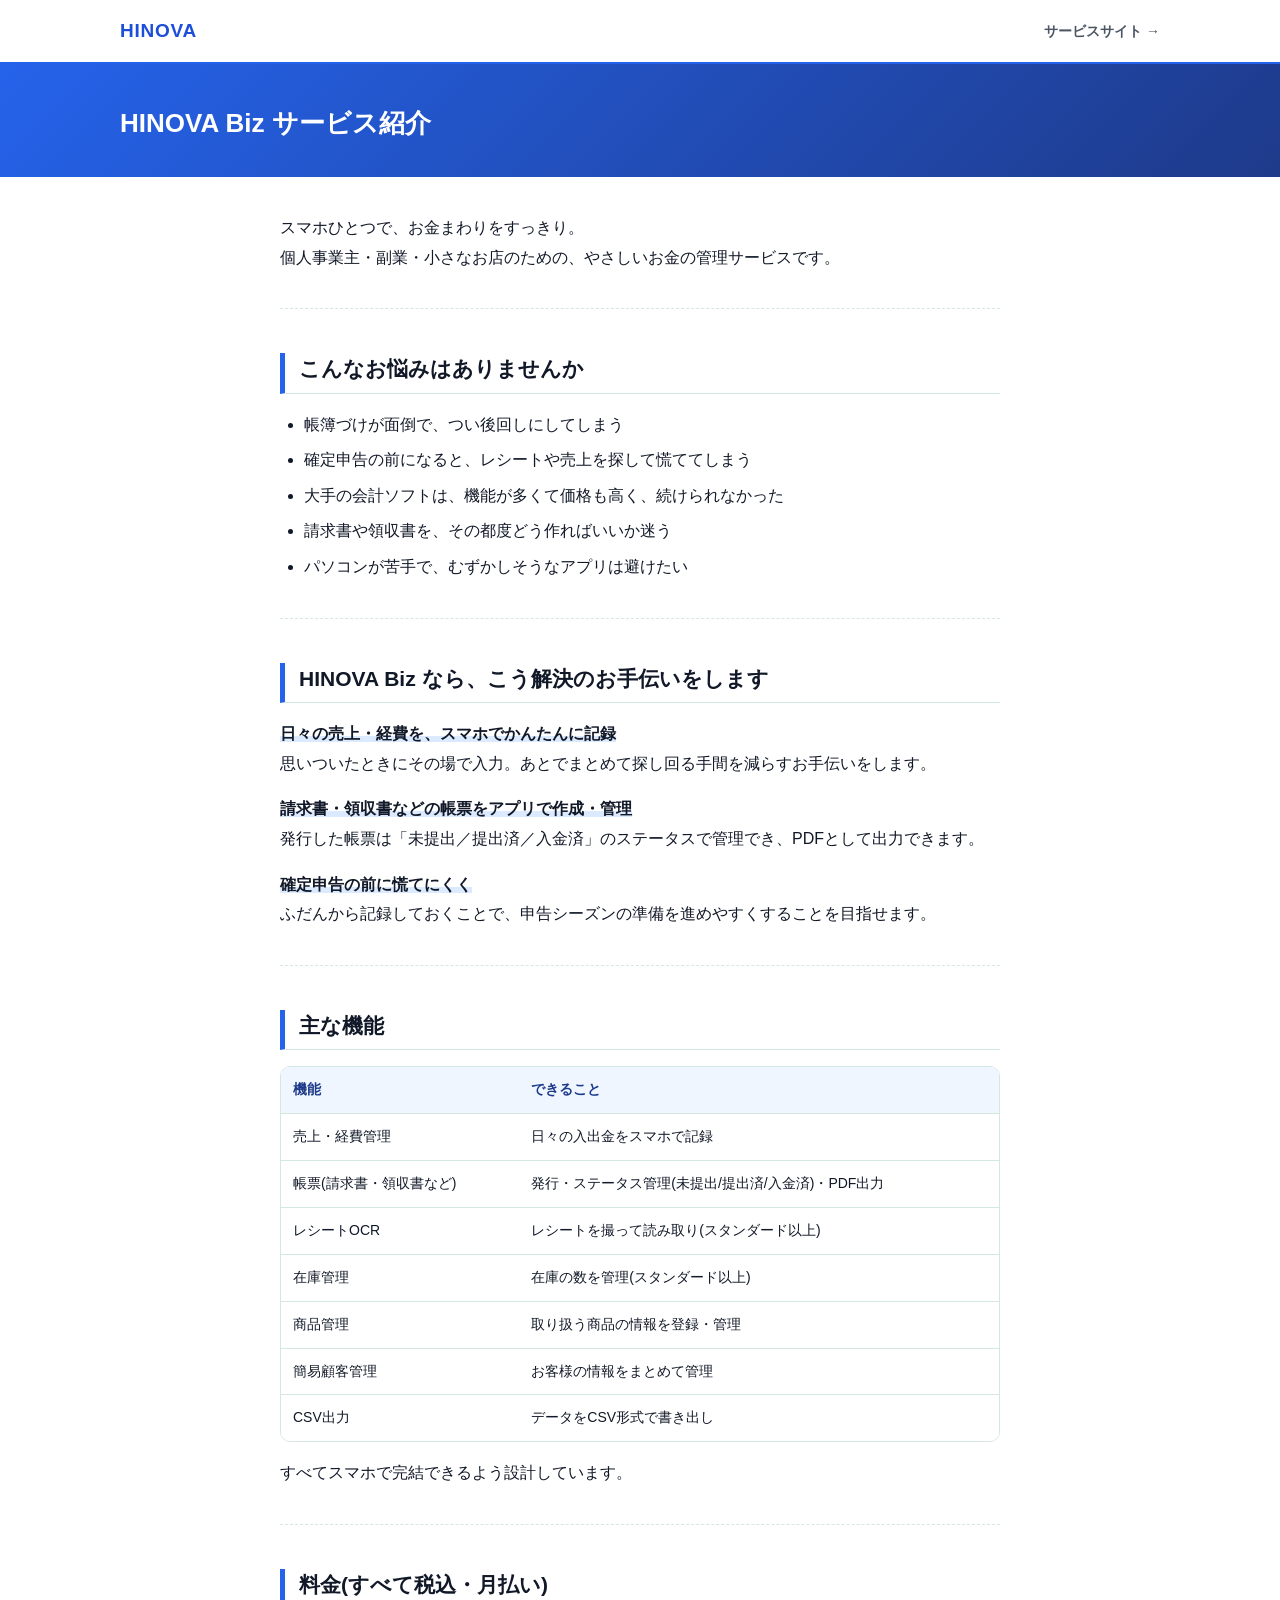
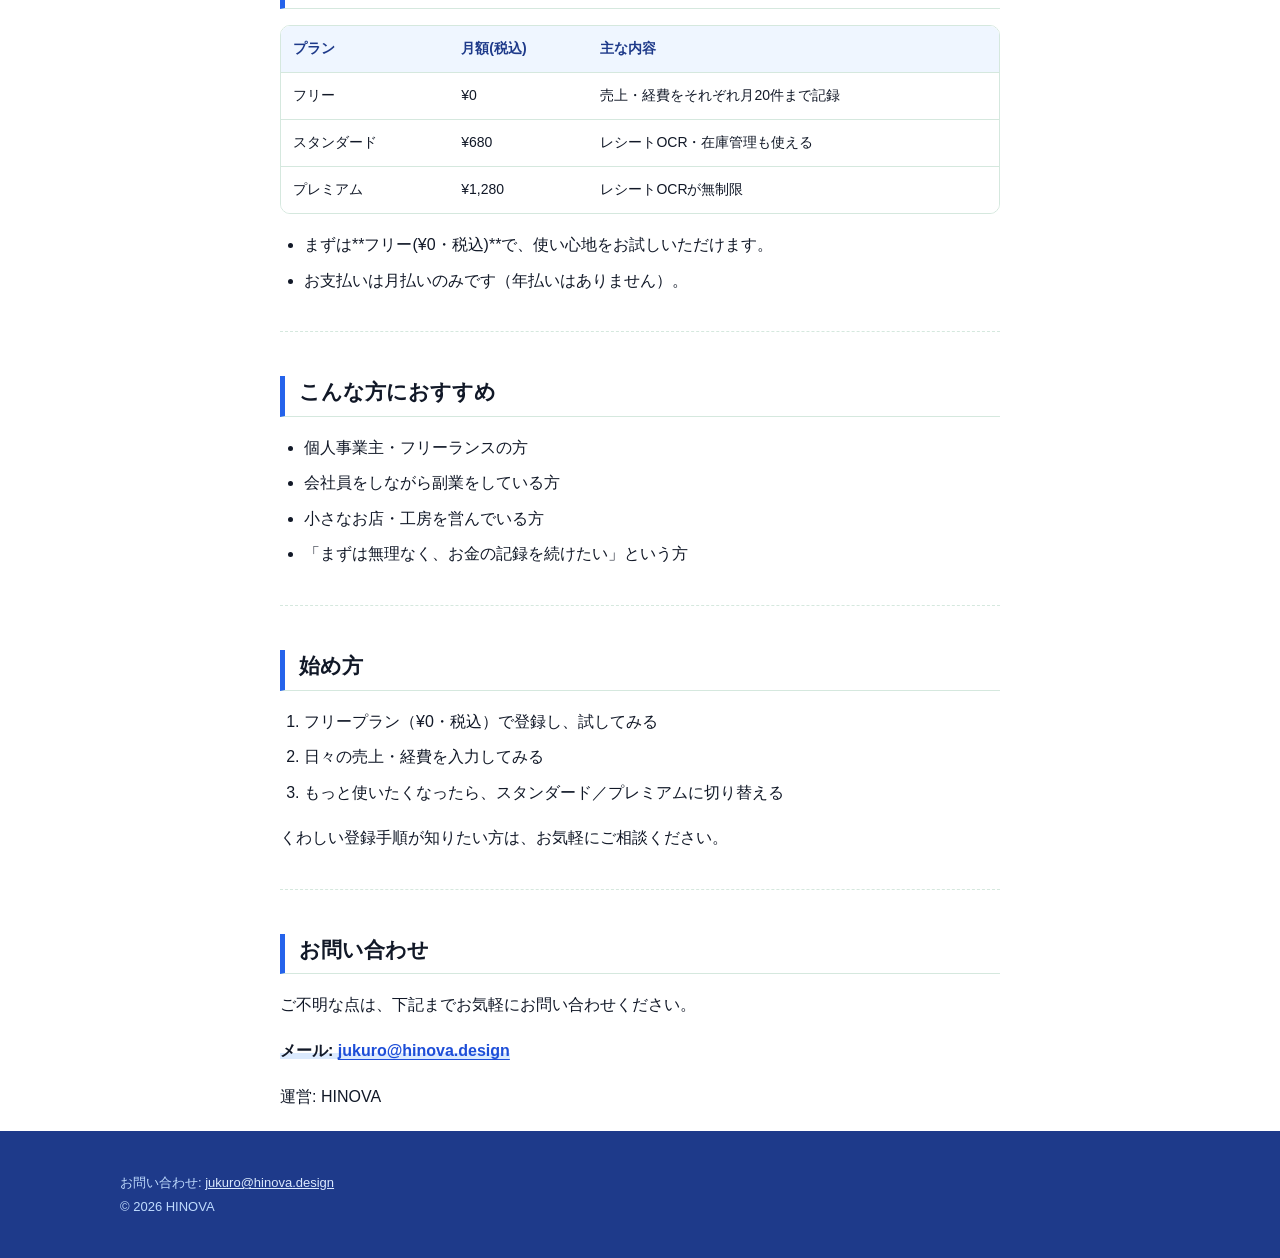
<file: guide/c/biz.html>
<!DOCTYPE html>
<html lang="ja">
<head>
<meta charset="UTF-8">
<meta name="viewport" content="width=device-width, initial-scale=1.0">
<meta name="robots" content="noindex, nofollow, noarchive, nosnippet">
<meta name="googlebot" content="noindex, nofollow, noarchive, nosnippet">
<title>HINOVA Biz サービス紹介 | HINOVA</title>
<link rel="stylesheet" href="../../assets/style.css">
<link rel="stylesheet" href="../../assets/guide.css">
</head>
<body class="customer">
<header>
  <div class="container header-inner">
    <a class="logo" href="https://jukuro.github.io/hinova-lp/" target="_blank" rel="noopener">HINOVA</a>
    <nav><a href="https://jukuro.github.io/hinova-lp/" target="_blank" rel="noopener">サービスサイト →</a></nav>
  </div>
</header>
<div class="guide-hero"><div class="container"><h1>HINOVA Biz サービス紹介</h1></div></div>
<main class="doc">
<article class="prose">
<p>スマホひとつで、お金まわりをすっきり。<br>個人事業主・副業・小さなお店のための、やさしいお金の管理サービスです。</p>
<hr>
<h2>こんなお悩みはありませんか</h2>
<ul>
<li>帳簿づけが面倒で、つい後回しにしてしまう</li>
<li>確定申告の前になると、レシートや売上を探して慌ててしまう</li>
<li>大手の会計ソフトは、機能が多くて価格も高く、続けられなかった</li>
<li>請求書や領収書を、その都度どう作ればいいか迷う</li>
<li>パソコンが苦手で、むずかしそうなアプリは避けたい</li>
</ul>
<hr>
<h2>HINOVA Biz なら、こう解決のお手伝いをします</h2>
<p><strong>日々の売上・経費を、スマホでかんたんに記録</strong><br>思いついたときにその場で入力。あとでまとめて探し回る手間を減らすお手伝いをします。</p>
<p><strong>請求書・領収書などの帳票をアプリで作成・管理</strong><br>発行した帳票は「未提出／提出済／入金済」のステータスで管理でき、PDFとして出力できます。</p>
<p><strong>確定申告の前に慌てにくく</strong><br>ふだんから記録しておくことで、申告シーズンの準備を進めやすくすることを目指せます。</p>
<hr>
<h2>主な機能</h2>
<div class="table-wrap"><table>
<thead>
<tr>
<th>機能</th>
<th>できること</th>
</tr>
</thead>
<tbody><tr>
<td>売上・経費管理</td>
<td>日々の入出金をスマホで記録</td>
</tr>
<tr>
<td>帳票(請求書・領収書など)</td>
<td>発行・ステータス管理(未提出/提出済/入金済)・PDF出力</td>
</tr>
<tr>
<td>レシートOCR</td>
<td>レシートを撮って読み取り(スタンダード以上)</td>
</tr>
<tr>
<td>在庫管理</td>
<td>在庫の数を管理(スタンダード以上)</td>
</tr>
<tr>
<td>商品管理</td>
<td>取り扱う商品の情報を登録・管理</td>
</tr>
<tr>
<td>簡易顧客管理</td>
<td>お客様の情報をまとめて管理</td>
</tr>
<tr>
<td>CSV出力</td>
<td>データをCSV形式で書き出し</td>
</tr>
</tbody></table></div>
<p>すべてスマホで完結できるよう設計しています。</p>
<hr>
<h2>料金(すべて税込・月払い)</h2>
<div class="table-wrap"><table>
<thead>
<tr>
<th>プラン</th>
<th>月額(税込)</th>
<th>主な内容</th>
</tr>
</thead>
<tbody><tr>
<td>フリー</td>
<td>¥0</td>
<td>売上・経費をそれぞれ月20件まで記録</td>
</tr>
<tr>
<td>スタンダード</td>
<td>¥680</td>
<td>レシートOCR・在庫管理も使える</td>
</tr>
<tr>
<td>プレミアム</td>
<td>¥1,280</td>
<td>レシートOCRが無制限</td>
</tr>
</tbody></table></div>
<ul>
<li>まずは**フリー(¥0・税込)**で、使い心地をお試しいただけます。</li>
<li>お支払いは月払いのみです（年払いはありません）。</li>
</ul>
<hr>
<h2>こんな方におすすめ</h2>
<ul>
<li>個人事業主・フリーランスの方</li>
<li>会社員をしながら副業をしている方</li>
<li>小さなお店・工房を営んでいる方</li>
<li>「まずは無理なく、お金の記録を続けたい」という方</li>
</ul>
<hr>
<h2>始め方</h2>
<ol>
<li>フリープラン（¥0・税込）で登録し、試してみる</li>
<li>日々の売上・経費を入力してみる</li>
<li>もっと使いたくなったら、スタンダード／プレミアムに切り替える</li>
</ol>
<p>くわしい登録手順が知りたい方は、お気軽にご相談ください。</p>
<hr>
<h2>お問い合わせ</h2>
<p>ご不明な点は、下記までお気軽にお問い合わせください。</p>
<p><strong>メール: <a href="mailto:jukuro@hinova.design">jukuro@hinova.design</a></strong></p>
<p>運営: HINOVA</p>

</article>


</main>
<footer>
  <div class="container"><div class="copy">お問い合わせ: <a href="mailto:jukuro@hinova.design" style="color:#DBEAFE">jukuro@hinova.design</a><br>© 2026 HINOVA</div></div>
</footer>
</body>
</html>
</file>
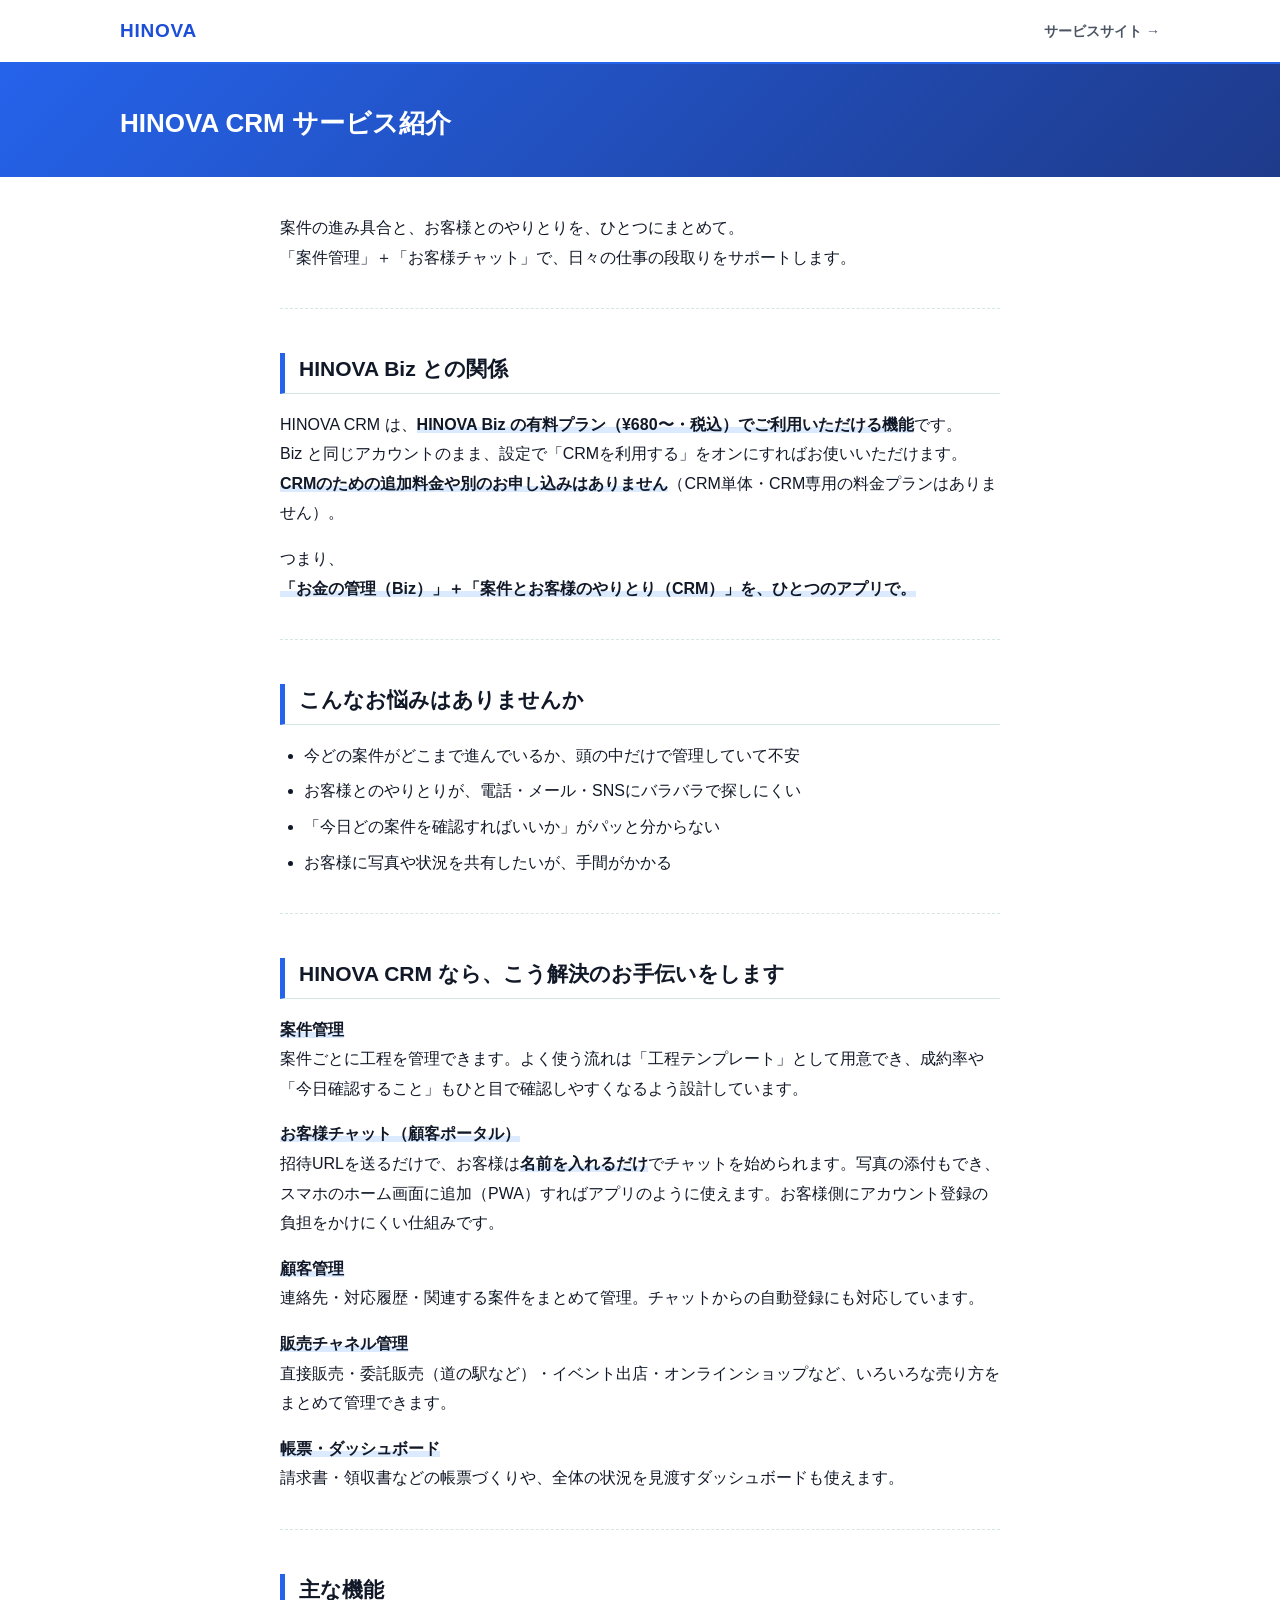
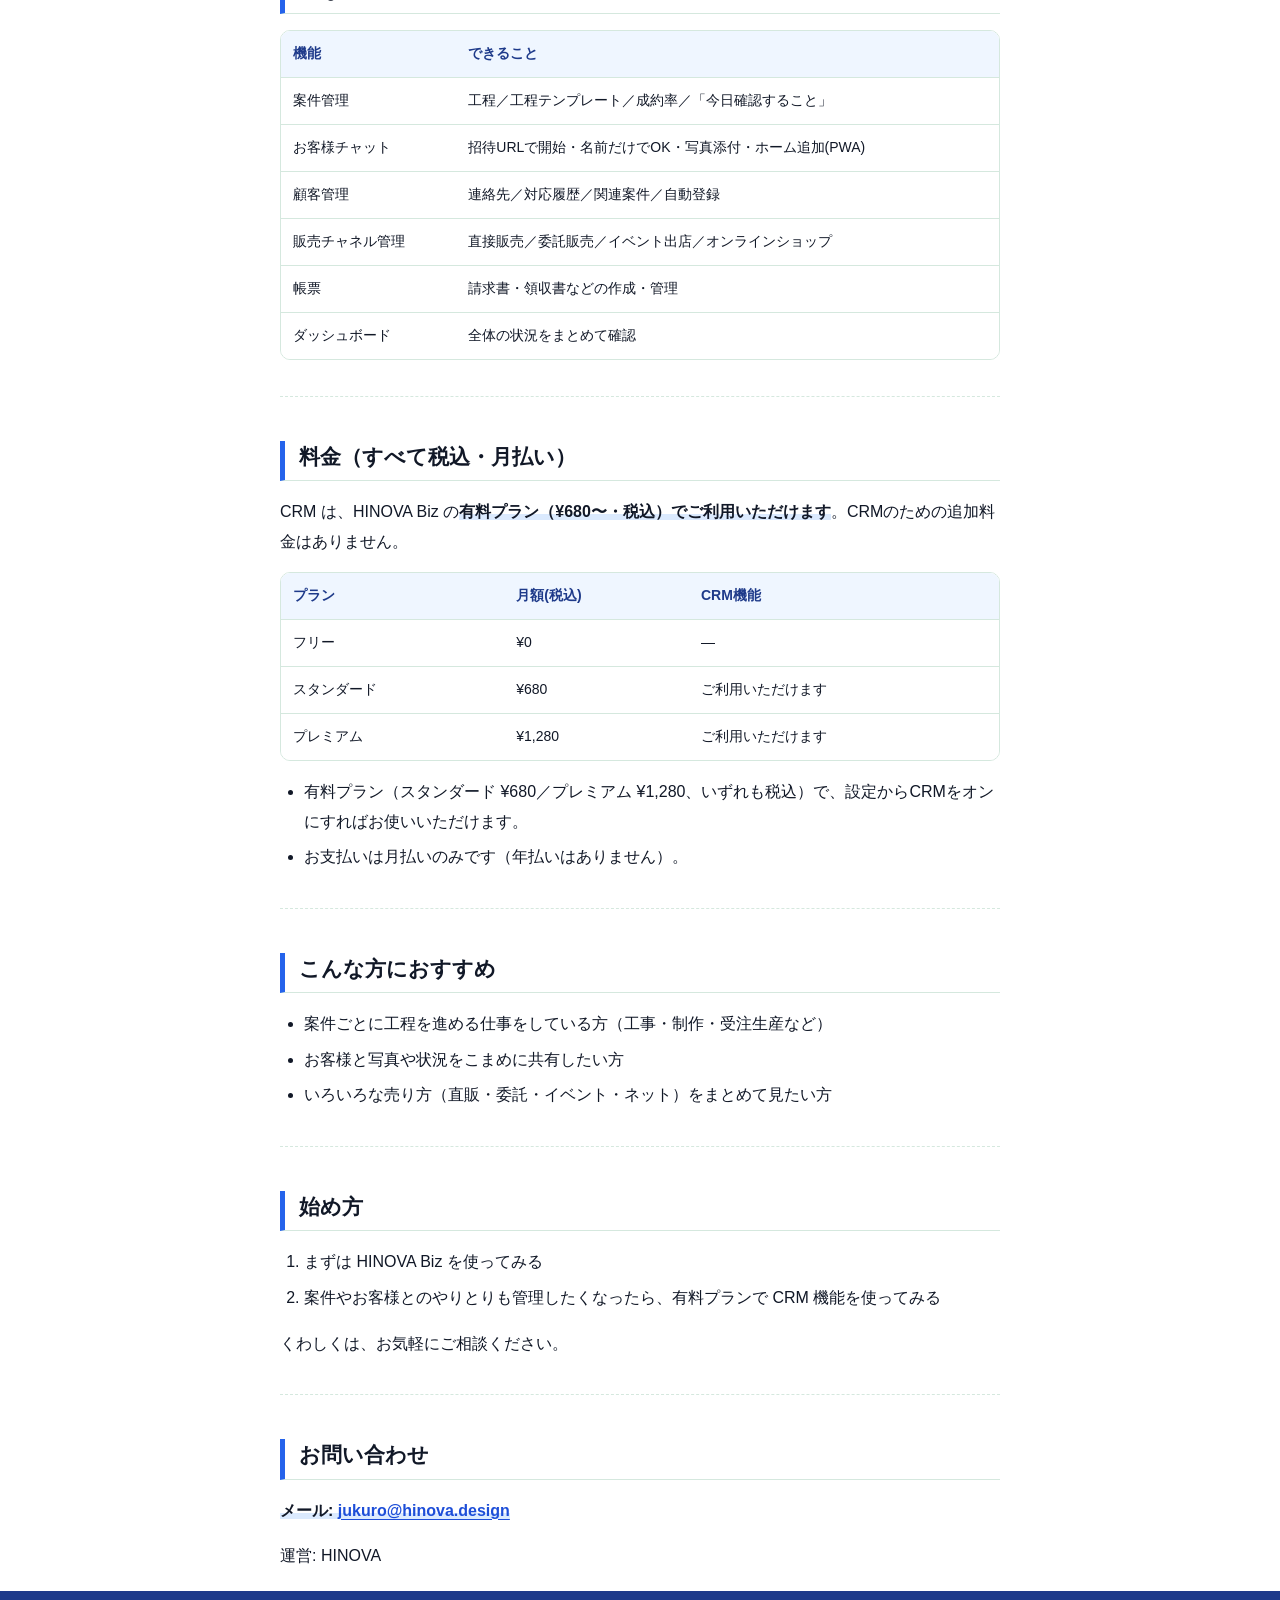
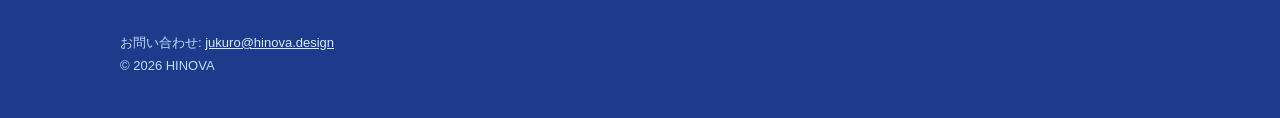
<file: guide/c/crm.html>
<!DOCTYPE html>
<html lang="ja">
<head>
<meta charset="UTF-8">
<meta name="viewport" content="width=device-width, initial-scale=1.0">
<meta name="robots" content="noindex, nofollow, noarchive, nosnippet">
<meta name="googlebot" content="noindex, nofollow, noarchive, nosnippet">
<title>HINOVA CRM サービス紹介 | HINOVA</title>
<link rel="stylesheet" href="../../assets/style.css">
<link rel="stylesheet" href="../../assets/guide.css">
</head>
<body class="customer">
<header>
  <div class="container header-inner">
    <a class="logo" href="https://jukuro.github.io/hinova-lp/" target="_blank" rel="noopener">HINOVA</a>
    <nav><a href="https://jukuro.github.io/hinova-lp/" target="_blank" rel="noopener">サービスサイト →</a></nav>
  </div>
</header>
<div class="guide-hero"><div class="container"><h1>HINOVA CRM サービス紹介</h1></div></div>
<main class="doc">
<article class="prose">
<p>案件の進み具合と、お客様とのやりとりを、ひとつにまとめて。<br>「案件管理」＋「お客様チャット」で、日々の仕事の段取りをサポートします。</p>
<hr>
<h2>HINOVA Biz との関係</h2>
<p>HINOVA CRM は、<strong>HINOVA Biz の有料プラン（¥680〜・税込）でご利用いただける機能</strong>です。<br>Biz と同じアカウントのまま、設定で「CRMを利用する」をオンにすればお使いいただけます。<strong>CRMのための追加料金や別のお申し込みはありません</strong>（CRM単体・CRM専用の料金プランはありません）。</p>
<p>つまり、<br><strong>「お金の管理（Biz）」＋「案件とお客様のやりとり（CRM）」を、ひとつのアプリで。</strong></p>
<hr>
<h2>こんなお悩みはありませんか</h2>
<ul>
<li>今どの案件がどこまで進んでいるか、頭の中だけで管理していて不安</li>
<li>お客様とのやりとりが、電話・メール・SNSにバラバラで探しにくい</li>
<li>「今日どの案件を確認すればいいか」がパッと分からない</li>
<li>お客様に写真や状況を共有したいが、手間がかかる</li>
</ul>
<hr>
<h2>HINOVA CRM なら、こう解決のお手伝いをします</h2>
<p><strong>案件管理</strong><br>案件ごとに工程を管理できます。よく使う流れは「工程テンプレート」として用意でき、成約率や「今日確認すること」もひと目で確認しやすくなるよう設計しています。</p>
<p><strong>お客様チャット（顧客ポータル）</strong><br>招待URLを送るだけで、お客様は<strong>名前を入れるだけ</strong>でチャットを始められます。写真の添付もでき、スマホのホーム画面に追加（PWA）すればアプリのように使えます。お客様側にアカウント登録の負担をかけにくい仕組みです。</p>
<p><strong>顧客管理</strong><br>連絡先・対応履歴・関連する案件をまとめて管理。チャットからの自動登録にも対応しています。</p>
<p><strong>販売チャネル管理</strong><br>直接販売・委託販売（道の駅など）・イベント出店・オンラインショップなど、いろいろな売り方をまとめて管理できます。</p>
<p><strong>帳票・ダッシュボード</strong><br>請求書・領収書などの帳票づくりや、全体の状況を見渡すダッシュボードも使えます。</p>
<hr>
<h2>主な機能</h2>
<div class="table-wrap"><table>
<thead>
<tr>
<th>機能</th>
<th>できること</th>
</tr>
</thead>
<tbody><tr>
<td>案件管理</td>
<td>工程／工程テンプレート／成約率／「今日確認すること」</td>
</tr>
<tr>
<td>お客様チャット</td>
<td>招待URLで開始・名前だけでOK・写真添付・ホーム追加(PWA)</td>
</tr>
<tr>
<td>顧客管理</td>
<td>連絡先／対応履歴／関連案件／自動登録</td>
</tr>
<tr>
<td>販売チャネル管理</td>
<td>直接販売／委託販売／イベント出店／オンラインショップ</td>
</tr>
<tr>
<td>帳票</td>
<td>請求書・領収書などの作成・管理</td>
</tr>
<tr>
<td>ダッシュボード</td>
<td>全体の状況をまとめて確認</td>
</tr>
</tbody></table></div>
<hr>
<h2>料金（すべて税込・月払い）</h2>
<p>CRM は、HINOVA Biz の<strong>有料プラン（¥680〜・税込）でご利用いただけます</strong>。CRMのための追加料金はありません。</p>
<div class="table-wrap"><table>
<thead>
<tr>
<th>プラン</th>
<th>月額(税込)</th>
<th>CRM機能</th>
</tr>
</thead>
<tbody><tr>
<td>フリー</td>
<td>¥0</td>
<td>―</td>
</tr>
<tr>
<td>スタンダード</td>
<td>¥680</td>
<td>ご利用いただけます</td>
</tr>
<tr>
<td>プレミアム</td>
<td>¥1,280</td>
<td>ご利用いただけます</td>
</tr>
</tbody></table></div>
<ul>
<li>有料プラン（スタンダード ¥680／プレミアム ¥1,280、いずれも税込）で、設定からCRMをオンにすればお使いいただけます。</li>
<li>お支払いは月払いのみです（年払いはありません）。</li>
</ul>
<hr>
<h2>こんな方におすすめ</h2>
<ul>
<li>案件ごとに工程を進める仕事をしている方（工事・制作・受注生産など）</li>
<li>お客様と写真や状況をこまめに共有したい方</li>
<li>いろいろな売り方（直販・委託・イベント・ネット）をまとめて見たい方</li>
</ul>
<hr>
<h2>始め方</h2>
<ol>
<li>まずは HINOVA Biz を使ってみる</li>
<li>案件やお客様とのやりとりも管理したくなったら、有料プランで CRM 機能を使ってみる</li>
</ol>
<p>くわしくは、お気軽にご相談ください。</p>
<hr>
<h2>お問い合わせ</h2>
<p><strong>メール: <a href="mailto:jukuro@hinova.design">jukuro@hinova.design</a></strong></p>
<p>運営: HINOVA</p>

</article>


</main>
<footer>
  <div class="container"><div class="copy">お問い合わせ: <a href="mailto:jukuro@hinova.design" style="color:#DBEAFE">jukuro@hinova.design</a><br>© 2026 HINOVA</div></div>
</footer>
</body>
</html>
</file>
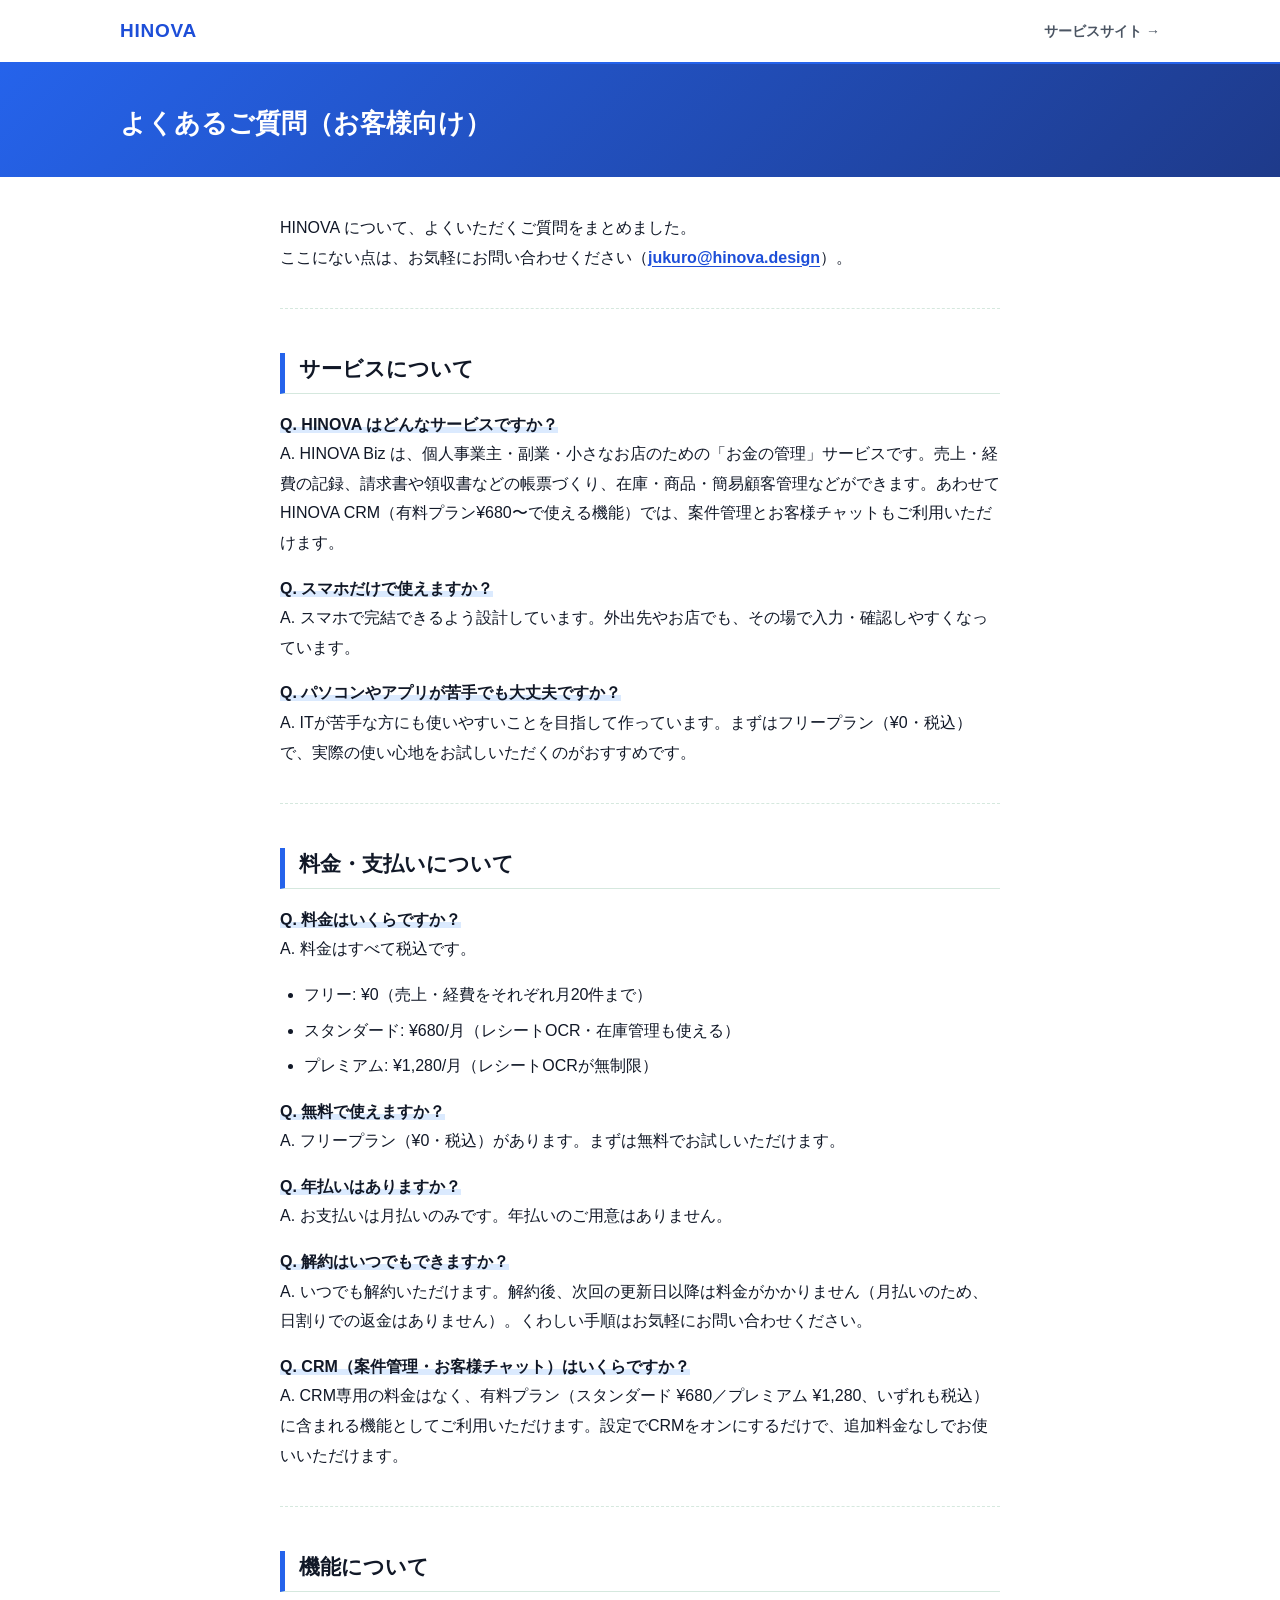
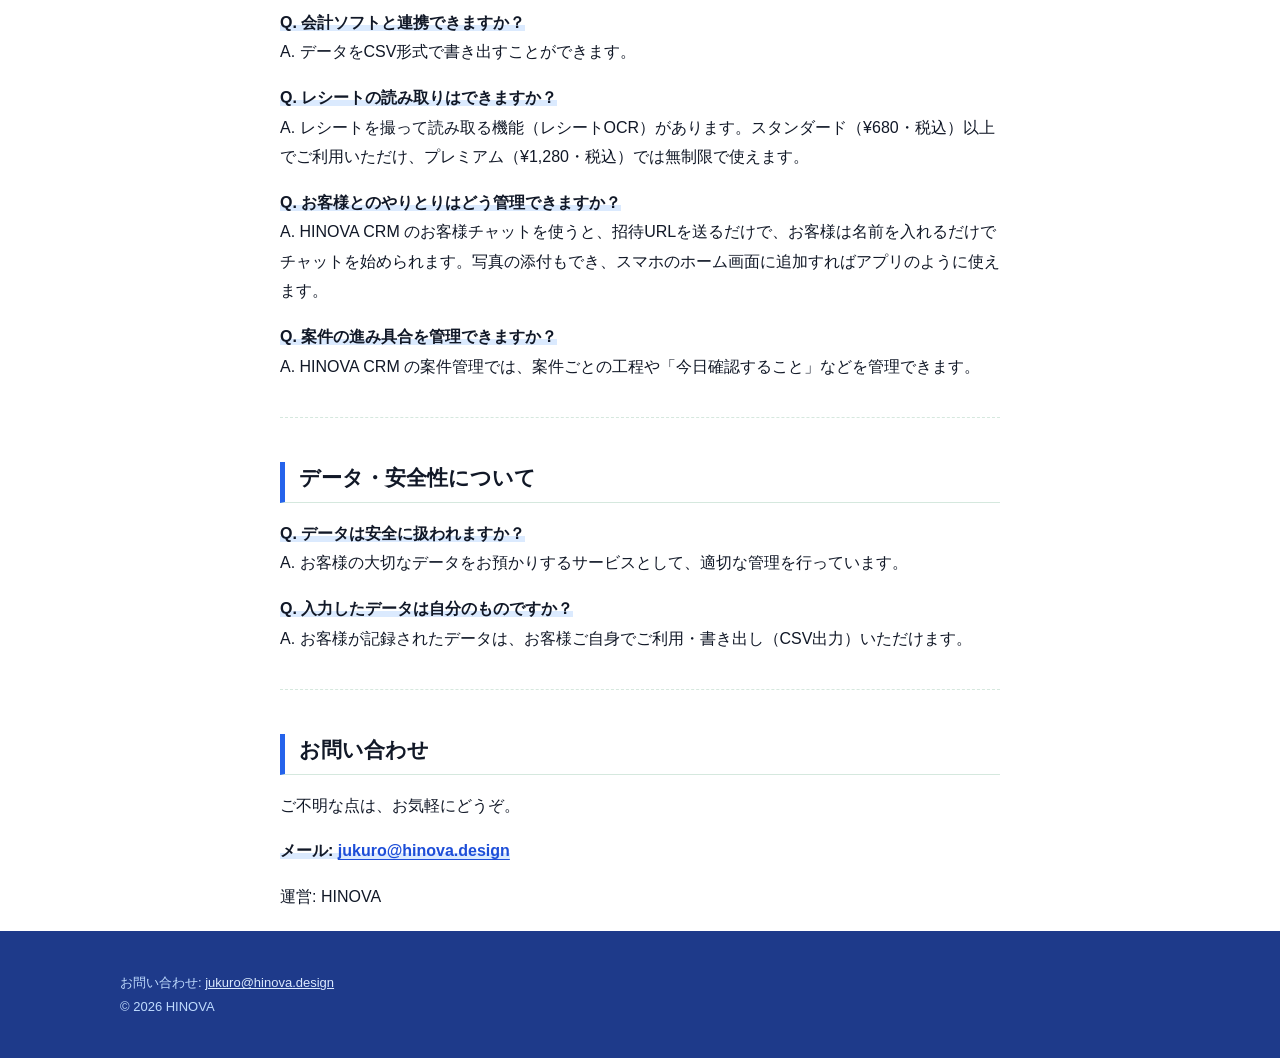
<file: guide/c/faq.html>
<!DOCTYPE html>
<html lang="ja">
<head>
<meta charset="UTF-8">
<meta name="viewport" content="width=device-width, initial-scale=1.0">
<meta name="robots" content="noindex, nofollow, noarchive, nosnippet">
<meta name="googlebot" content="noindex, nofollow, noarchive, nosnippet">
<title>よくあるご質問（お客様向け） | HINOVA</title>
<link rel="stylesheet" href="../../assets/style.css">
<link rel="stylesheet" href="../../assets/guide.css">
</head>
<body class="customer">
<header>
  <div class="container header-inner">
    <a class="logo" href="https://jukuro.github.io/hinova-lp/" target="_blank" rel="noopener">HINOVA</a>
    <nav><a href="https://jukuro.github.io/hinova-lp/" target="_blank" rel="noopener">サービスサイト →</a></nav>
  </div>
</header>
<div class="guide-hero"><div class="container"><h1>よくあるご質問（お客様向け）</h1></div></div>
<main class="doc">
<article class="prose">
<p>HINOVA について、よくいただくご質問をまとめました。<br>ここにない点は、お気軽にお問い合わせください（<a href="mailto:jukuro@hinova.design">jukuro@hinova.design</a>）。</p>
<hr>
<h2>サービスについて</h2>
<p><strong>Q. HINOVA はどんなサービスですか？</strong><br>A. HINOVA Biz は、個人事業主・副業・小さなお店のための「お金の管理」サービスです。売上・経費の記録、請求書や領収書などの帳票づくり、在庫・商品・簡易顧客管理などができます。あわせて HINOVA CRM（有料プラン¥680〜で使える機能）では、案件管理とお客様チャットもご利用いただけます。</p>
<p><strong>Q. スマホだけで使えますか？</strong><br>A. スマホで完結できるよう設計しています。外出先やお店でも、その場で入力・確認しやすくなっています。</p>
<p><strong>Q. パソコンやアプリが苦手でも大丈夫ですか？</strong><br>A. ITが苦手な方にも使いやすいことを目指して作っています。まずはフリープラン（¥0・税込）で、実際の使い心地をお試しいただくのがおすすめです。</p>
<hr>
<h2>料金・支払いについて</h2>
<p><strong>Q. 料金はいくらですか？</strong><br>A. 料金はすべて税込です。</p>
<ul>
<li>フリー: ¥0（売上・経費をそれぞれ月20件まで）</li>
<li>スタンダード: ¥680/月（レシートOCR・在庫管理も使える）</li>
<li>プレミアム: ¥1,280/月（レシートOCRが無制限）</li>
</ul>
<p><strong>Q. 無料で使えますか？</strong><br>A. フリープラン（¥0・税込）があります。まずは無料でお試しいただけます。</p>
<p><strong>Q. 年払いはありますか？</strong><br>A. お支払いは月払いのみです。年払いのご用意はありません。</p>
<p><strong>Q. 解約はいつでもできますか？</strong><br>A. いつでも解約いただけます。解約後、次回の更新日以降は料金がかかりません（月払いのため、日割りでの返金はありません）。くわしい手順はお気軽にお問い合わせください。</p>
<p><strong>Q. CRM（案件管理・お客様チャット）はいくらですか？</strong><br>A. CRM専用の料金はなく、有料プラン（スタンダード ¥680／プレミアム ¥1,280、いずれも税込）に含まれる機能としてご利用いただけます。設定でCRMをオンにするだけで、追加料金なしでお使いいただけます。</p>
<hr>
<h2>機能について</h2>
<p><strong>Q. 会計ソフトと連携できますか？</strong><br>A. データをCSV形式で書き出すことができます。</p>
<p><strong>Q. レシートの読み取りはできますか？</strong><br>A. レシートを撮って読み取る機能（レシートOCR）があります。スタンダード（¥680・税込）以上でご利用いただけ、プレミアム（¥1,280・税込）では無制限で使えます。</p>
<p><strong>Q. お客様とのやりとりはどう管理できますか？</strong><br>A. HINOVA CRM のお客様チャットを使うと、招待URLを送るだけで、お客様は名前を入れるだけでチャットを始められます。写真の添付もでき、スマホのホーム画面に追加すればアプリのように使えます。</p>
<p><strong>Q. 案件の進み具合を管理できますか？</strong><br>A. HINOVA CRM の案件管理では、案件ごとの工程や「今日確認すること」などを管理できます。</p>
<hr>
<h2>データ・安全性について</h2>
<p><strong>Q. データは安全に扱われますか？</strong><br>A. お客様の大切なデータをお預かりするサービスとして、適切な管理を行っています。</p>
<p><strong>Q. 入力したデータは自分のものですか？</strong><br>A. お客様が記録されたデータは、お客様ご自身でご利用・書き出し（CSV出力）いただけます。</p>
<hr>
<h2>お問い合わせ</h2>
<p>ご不明な点は、お気軽にどうぞ。</p>
<p><strong>メール: <a href="mailto:jukuro@hinova.design">jukuro@hinova.design</a></strong></p>
<p>運営: HINOVA</p>

</article>


</main>
<footer>
  <div class="container"><div class="copy">お問い合わせ: <a href="mailto:jukuro@hinova.design" style="color:#DBEAFE">jukuro@hinova.design</a><br>© 2026 HINOVA</div></div>
</footer>
</body>
</html>
</file>
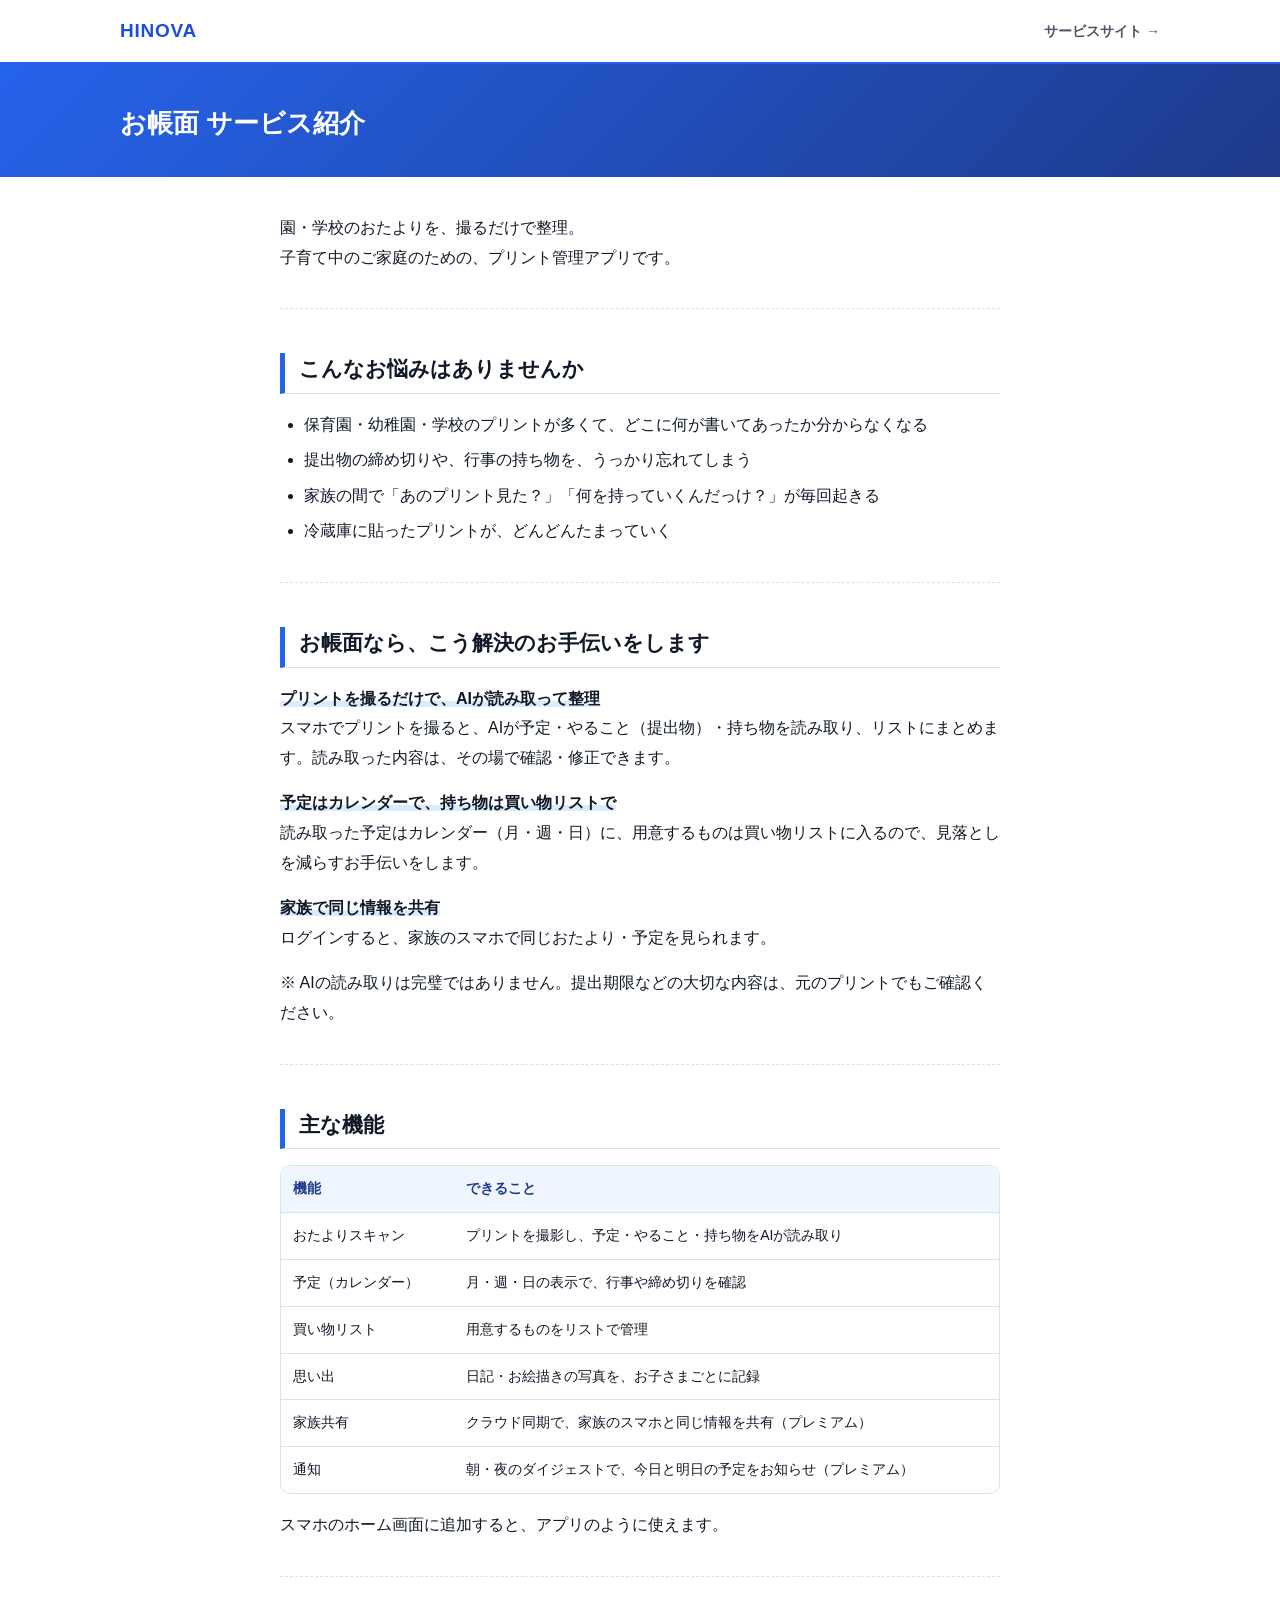
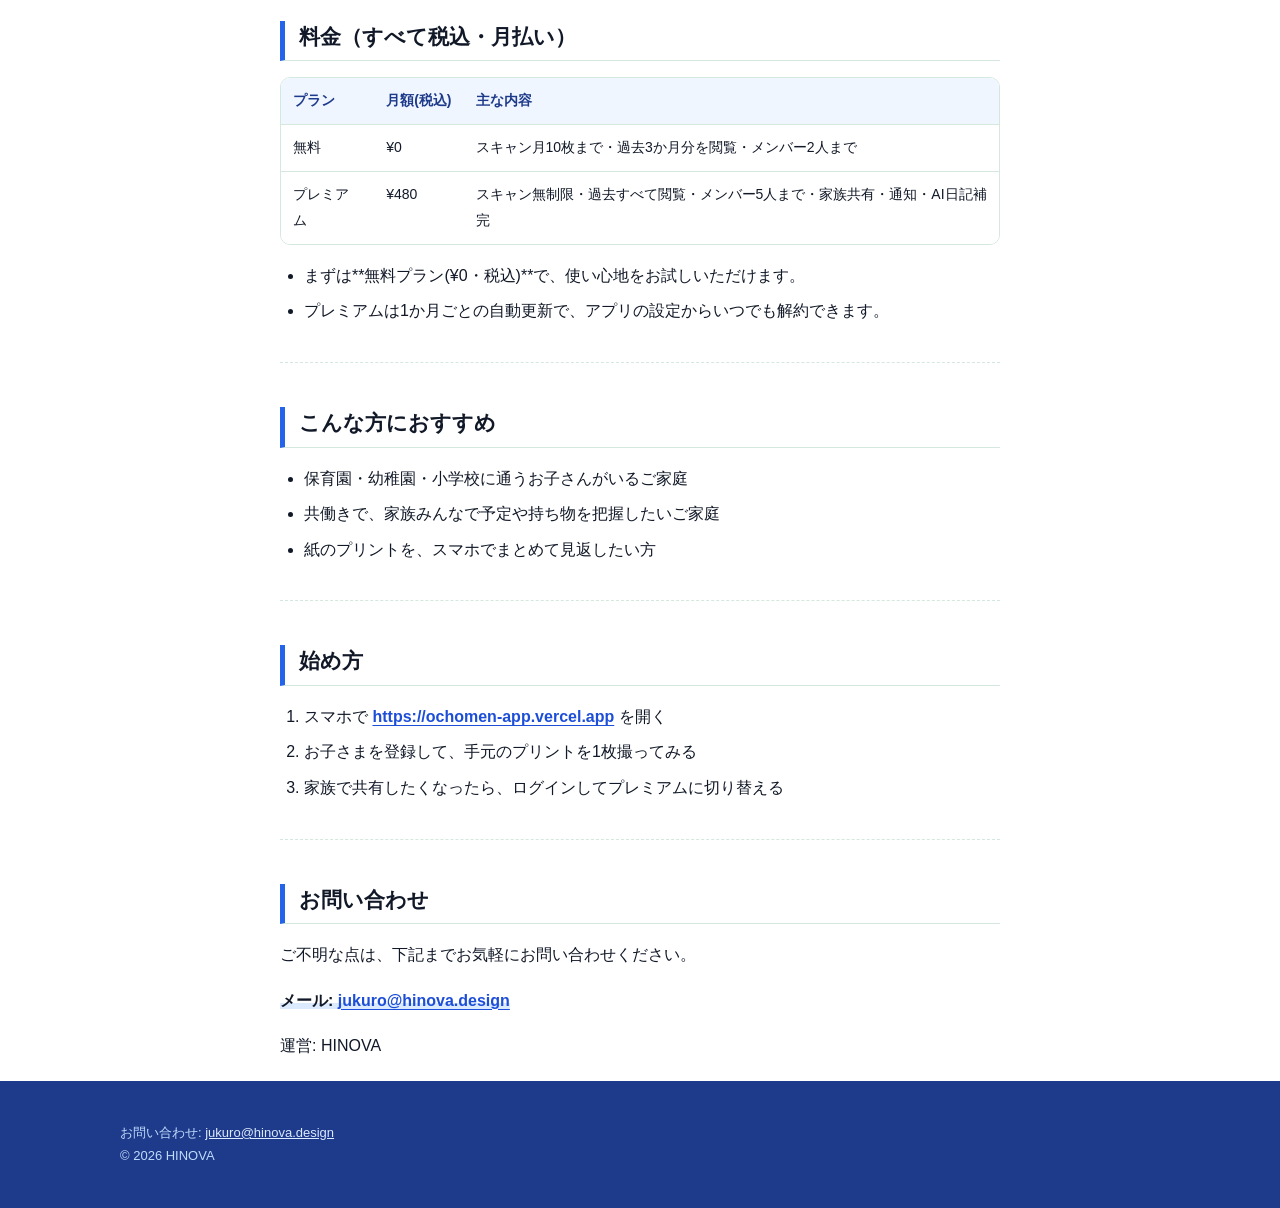
<file: guide/c/ochomen.html>
<!DOCTYPE html>
<html lang="ja">
<head>
<meta charset="UTF-8">
<meta name="viewport" content="width=device-width, initial-scale=1.0">
<meta name="robots" content="noindex, nofollow, noarchive, nosnippet">
<meta name="googlebot" content="noindex, nofollow, noarchive, nosnippet">
<title>お帳面 サービス紹介 | HINOVA</title>
<link rel="stylesheet" href="../../assets/style.css">
<link rel="stylesheet" href="../../assets/guide.css">
</head>
<body class="customer">
<header>
  <div class="container header-inner">
    <a class="logo" href="https://jukuro.github.io/hinova-lp/" target="_blank" rel="noopener">HINOVA</a>
    <nav><a href="https://jukuro.github.io/hinova-lp/" target="_blank" rel="noopener">サービスサイト →</a></nav>
  </div>
</header>
<div class="guide-hero"><div class="container"><h1>お帳面 サービス紹介</h1></div></div>
<main class="doc">
<article class="prose">
<p>園・学校のおたよりを、撮るだけで整理。<br>子育て中のご家庭のための、プリント管理アプリです。</p>
<hr>
<h2>こんなお悩みはありませんか</h2>
<ul>
<li>保育園・幼稚園・学校のプリントが多くて、どこに何が書いてあったか分からなくなる</li>
<li>提出物の締め切りや、行事の持ち物を、うっかり忘れてしまう</li>
<li>家族の間で「あのプリント見た？」「何を持っていくんだっけ？」が毎回起きる</li>
<li>冷蔵庫に貼ったプリントが、どんどんたまっていく</li>
</ul>
<hr>
<h2>お帳面なら、こう解決のお手伝いをします</h2>
<p><strong>プリントを撮るだけで、AIが読み取って整理</strong><br>スマホでプリントを撮ると、AIが予定・やること（提出物）・持ち物を読み取り、リストにまとめます。読み取った内容は、その場で確認・修正できます。</p>
<p><strong>予定はカレンダーで、持ち物は買い物リストで</strong><br>読み取った予定はカレンダー（月・週・日）に、用意するものは買い物リストに入るので、見落としを減らすお手伝いをします。</p>
<p><strong>家族で同じ情報を共有</strong><br>ログインすると、家族のスマホで同じおたより・予定を見られます。</p>
<p>※ AIの読み取りは完璧ではありません。提出期限などの大切な内容は、元のプリントでもご確認ください。</p>
<hr>
<h2>主な機能</h2>
<div class="table-wrap"><table>
<thead>
<tr>
<th>機能</th>
<th>できること</th>
</tr>
</thead>
<tbody><tr>
<td>おたよりスキャン</td>
<td>プリントを撮影し、予定・やること・持ち物をAIが読み取り</td>
</tr>
<tr>
<td>予定（カレンダー）</td>
<td>月・週・日の表示で、行事や締め切りを確認</td>
</tr>
<tr>
<td>買い物リスト</td>
<td>用意するものをリストで管理</td>
</tr>
<tr>
<td>思い出</td>
<td>日記・お絵描きの写真を、お子さまごとに記録</td>
</tr>
<tr>
<td>家族共有</td>
<td>クラウド同期で、家族のスマホと同じ情報を共有（プレミアム）</td>
</tr>
<tr>
<td>通知</td>
<td>朝・夜のダイジェストで、今日と明日の予定をお知らせ（プレミアム）</td>
</tr>
</tbody></table></div>
<p>スマホのホーム画面に追加すると、アプリのように使えます。</p>
<hr>
<h2>料金（すべて税込・月払い）</h2>
<div class="table-wrap"><table>
<thead>
<tr>
<th>プラン</th>
<th>月額(税込)</th>
<th>主な内容</th>
</tr>
</thead>
<tbody><tr>
<td>無料</td>
<td>¥0</td>
<td>スキャン月10枚まで・過去3か月分を閲覧・メンバー2人まで</td>
</tr>
<tr>
<td>プレミアム</td>
<td>¥480</td>
<td>スキャン無制限・過去すべて閲覧・メンバー5人まで・家族共有・通知・AI日記補完</td>
</tr>
</tbody></table></div>
<ul>
<li>まずは**無料プラン(¥0・税込)**で、使い心地をお試しいただけます。</li>
<li>プレミアムは1か月ごとの自動更新で、アプリの設定からいつでも解約できます。</li>
</ul>
<hr>
<h2>こんな方におすすめ</h2>
<ul>
<li>保育園・幼稚園・小学校に通うお子さんがいるご家庭</li>
<li>共働きで、家族みんなで予定や持ち物を把握したいご家庭</li>
<li>紙のプリントを、スマホでまとめて見返したい方</li>
</ul>
<hr>
<h2>始め方</h2>
<ol>
<li>スマホで <a href="https://ochomen-app.vercel.app" target="_blank" rel="noopener">https://ochomen-app.vercel.app</a> を開く</li>
<li>お子さまを登録して、手元のプリントを1枚撮ってみる</li>
<li>家族で共有したくなったら、ログインしてプレミアムに切り替える</li>
</ol>
<hr>
<h2>お問い合わせ</h2>
<p>ご不明な点は、下記までお気軽にお問い合わせください。</p>
<p><strong>メール: <a href="mailto:jukuro@hinova.design">jukuro@hinova.design</a></strong></p>
<p>運営: HINOVA</p>

</article>


</main>
<footer>
  <div class="container"><div class="copy">お問い合わせ: <a href="mailto:jukuro@hinova.design" style="color:#DBEAFE">jukuro@hinova.design</a><br>© 2026 HINOVA</div></div>
</footer>
</body>
</html>
</file>
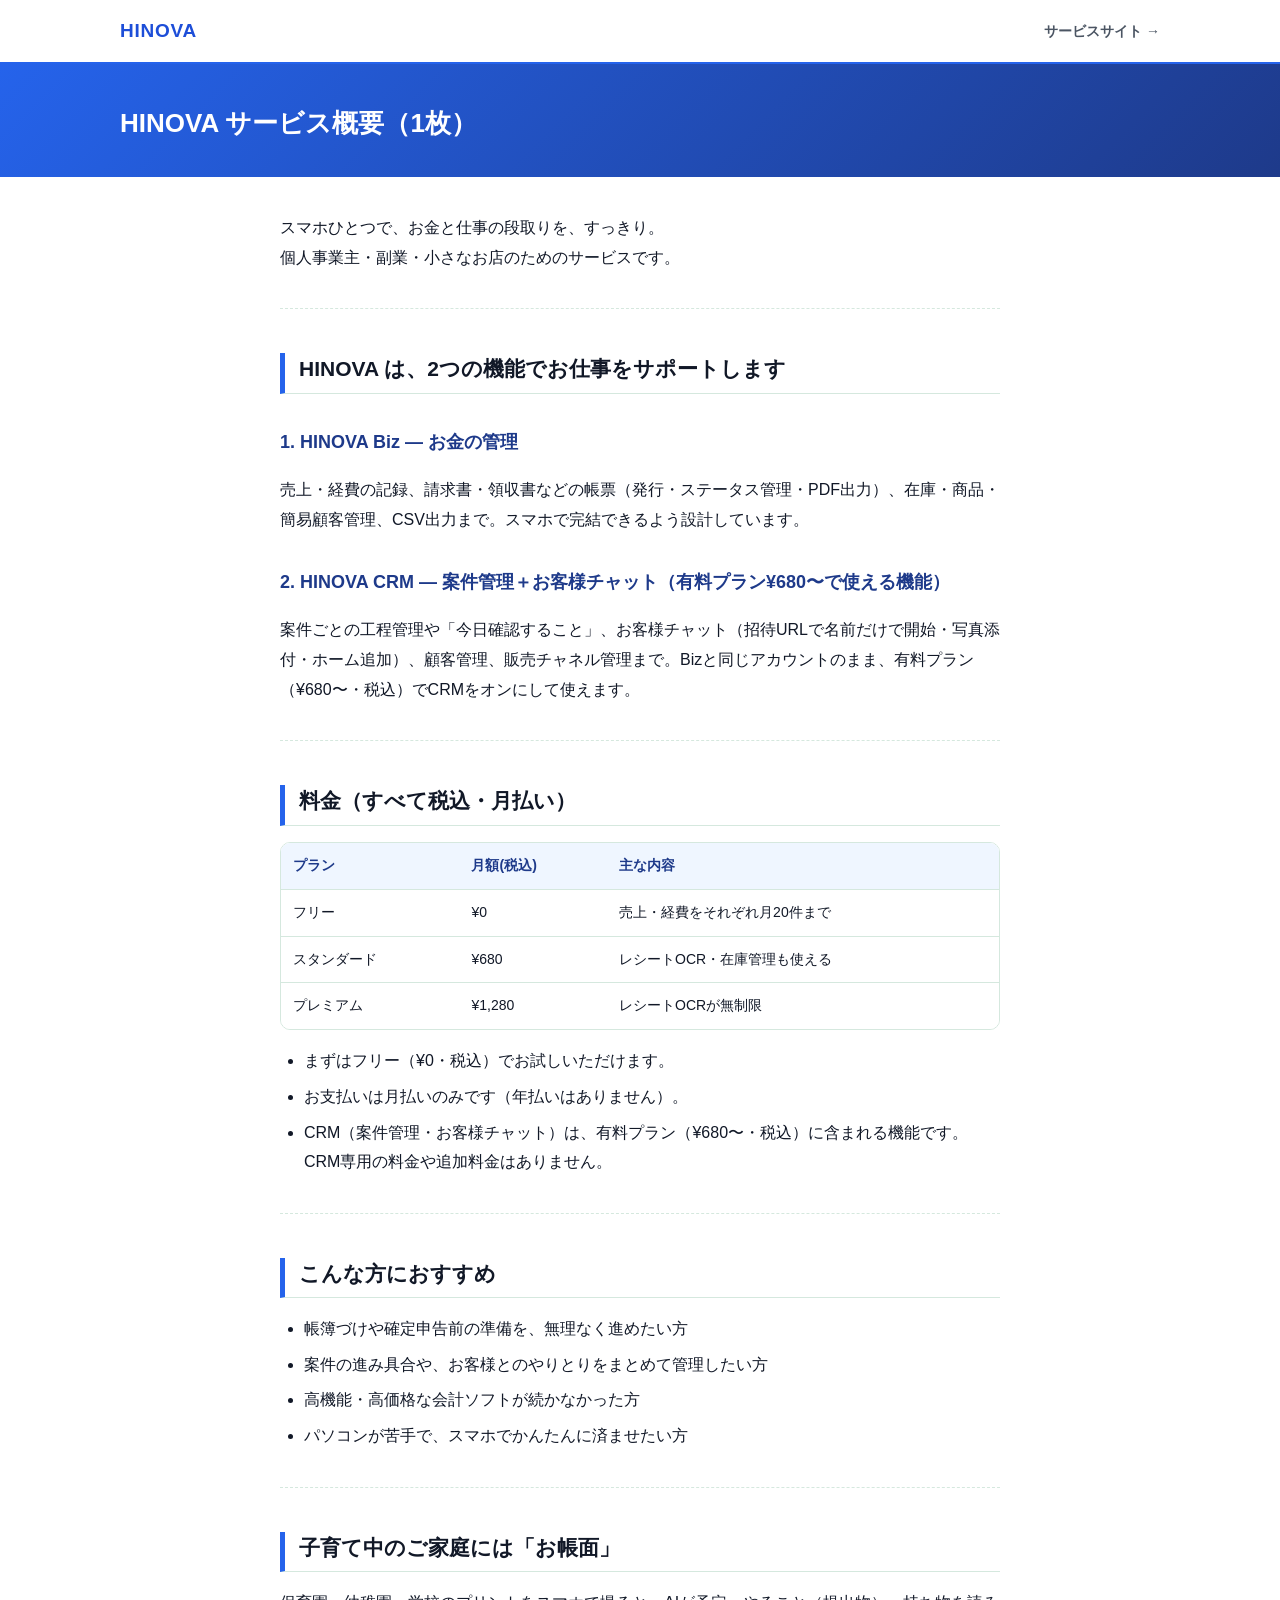
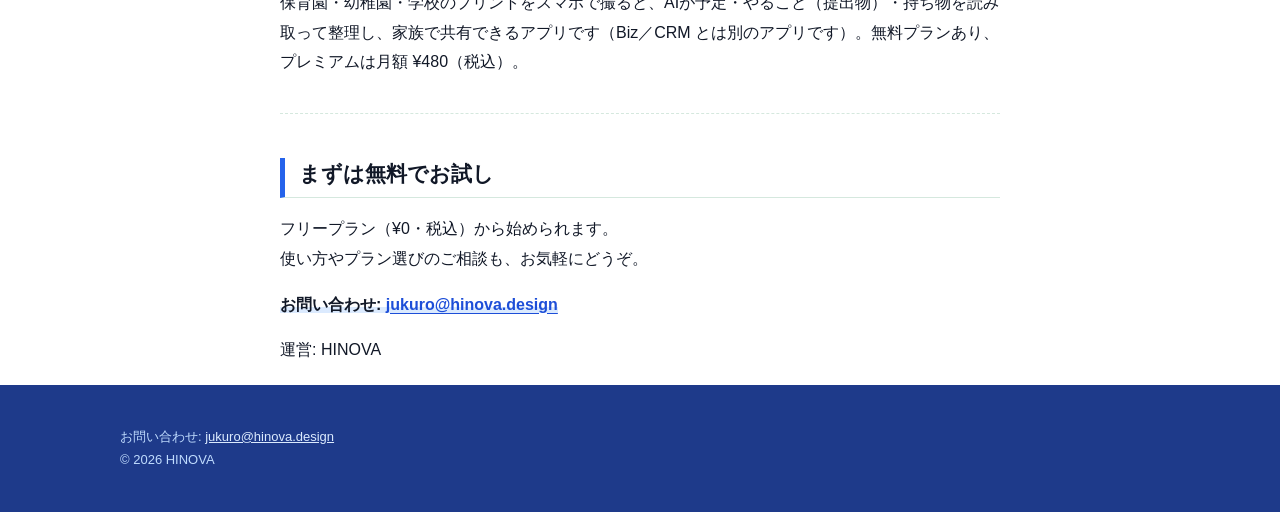
<file: guide/c/overview.html>
<!DOCTYPE html>
<html lang="ja">
<head>
<meta charset="UTF-8">
<meta name="viewport" content="width=device-width, initial-scale=1.0">
<meta name="robots" content="noindex, nofollow, noarchive, nosnippet">
<meta name="googlebot" content="noindex, nofollow, noarchive, nosnippet">
<title>HINOVA サービス概要（1枚） | HINOVA</title>
<link rel="stylesheet" href="../../assets/style.css">
<link rel="stylesheet" href="../../assets/guide.css">
</head>
<body class="customer">
<header>
  <div class="container header-inner">
    <a class="logo" href="https://jukuro.github.io/hinova-lp/" target="_blank" rel="noopener">HINOVA</a>
    <nav><a href="https://jukuro.github.io/hinova-lp/" target="_blank" rel="noopener">サービスサイト →</a></nav>
  </div>
</header>
<div class="guide-hero"><div class="container"><h1>HINOVA サービス概要（1枚）</h1></div></div>
<main class="doc">
<article class="prose">
<p>スマホひとつで、お金と仕事の段取りを、すっきり。<br>個人事業主・副業・小さなお店のためのサービスです。</p>
<hr>
<h2>HINOVA は、2つの機能でお仕事をサポートします</h2>
<h3>1. HINOVA Biz ― お金の管理</h3>
<p>売上・経費の記録、請求書・領収書などの帳票（発行・ステータス管理・PDF出力）、在庫・商品・簡易顧客管理、CSV出力まで。スマホで完結できるよう設計しています。</p>
<h3>2. HINOVA CRM ― 案件管理＋お客様チャット（有料プラン¥680〜で使える機能）</h3>
<p>案件ごとの工程管理や「今日確認すること」、お客様チャット（招待URLで名前だけで開始・写真添付・ホーム追加）、顧客管理、販売チャネル管理まで。Bizと同じアカウントのまま、有料プラン（¥680〜・税込）でCRMをオンにして使えます。</p>
<hr>
<h2>料金（すべて税込・月払い）</h2>
<div class="table-wrap"><table>
<thead>
<tr>
<th>プラン</th>
<th>月額(税込)</th>
<th>主な内容</th>
</tr>
</thead>
<tbody><tr>
<td>フリー</td>
<td>¥0</td>
<td>売上・経費をそれぞれ月20件まで</td>
</tr>
<tr>
<td>スタンダード</td>
<td>¥680</td>
<td>レシートOCR・在庫管理も使える</td>
</tr>
<tr>
<td>プレミアム</td>
<td>¥1,280</td>
<td>レシートOCRが無制限</td>
</tr>
</tbody></table></div>
<ul>
<li>まずはフリー（¥0・税込）でお試しいただけます。</li>
<li>お支払いは月払いのみです（年払いはありません）。</li>
<li>CRM（案件管理・お客様チャット）は、有料プラン（¥680〜・税込）に含まれる機能です。CRM専用の料金や追加料金はありません。</li>
</ul>
<hr>
<h2>こんな方におすすめ</h2>
<ul>
<li>帳簿づけや確定申告前の準備を、無理なく進めたい方</li>
<li>案件の進み具合や、お客様とのやりとりをまとめて管理したい方</li>
<li>高機能・高価格な会計ソフトが続かなかった方</li>
<li>パソコンが苦手で、スマホでかんたんに済ませたい方</li>
</ul>
<hr>
<h2>子育て中のご家庭には「お帳面」</h2>
<p>保育園・幼稚園・学校のプリントをスマホで撮ると、AIが予定・やること（提出物）・持ち物を読み取って整理し、家族で共有できるアプリです（Biz／CRM とは別のアプリです）。無料プランあり、プレミアムは月額 ¥480（税込）。</p>
<hr>
<h2>まずは無料でお試し</h2>
<p>フリープラン（¥0・税込）から始められます。<br>使い方やプラン選びのご相談も、お気軽にどうぞ。</p>
<p><strong>お問い合わせ: <a href="mailto:jukuro@hinova.design">jukuro@hinova.design</a></strong></p>
<p>運営: HINOVA</p>

</article>


</main>
<footer>
  <div class="container"><div class="copy">お問い合わせ: <a href="mailto:jukuro@hinova.design" style="color:#DBEAFE">jukuro@hinova.design</a><br>© 2026 HINOVA</div></div>
</footer>
</body>
</html>
</file>
<file: assets/style.css>
/* HINOVA Partners 独立サイト — 落ち着いた、でもはっきりしたグリーン */
:root {
  --accent: #059669;
  --accent-dark: #047857;
  --accent-deep: #065F46;
  --accent-soft: #D1FAE5;
  --text: #111827;
  --text-sub: #4B5563;
  --bg: #FFFFFF;
  --bg-alt: #F0FDF7;
  --border: #D5E8DE;
  --radius: 14px;
}
* { margin: 0; padding: 0; box-sizing: border-box; }
html { scroll-behavior: smooth; }
body {
  font-family: "Hiragino Kaku Gothic ProN", "Yu Gothic", Meiryo, sans-serif;
  color: var(--text); background: var(--bg); line-height: 1.7; font-size: 16px;
}
.container { max-width: 1080px; margin: 0 auto; padding: 0 20px; }

header {
  position: sticky; top: 0; z-index: 100;
  background: rgba(255,255,255,.96); backdrop-filter: blur(6px);
  border-bottom: 2px solid var(--accent);
}
.header-inner { display: flex; align-items: center; justify-content: space-between; height: 62px; }
.logo { font-weight: 800; font-size: 19px; color: var(--accent-dark); text-decoration: none; letter-spacing: .04em; }
nav a { color: var(--text-sub); text-decoration: none; font-size: 14px; margin-left: 18px; font-weight: 600; }
nav a:hover, nav a.active { color: var(--accent-dark); }

.hero {
  background: linear-gradient(135deg, var(--accent) 0%, var(--accent-deep) 100%);
  color: #fff; padding: 84px 0 72px; text-align: center;
}
.hero h1 { font-size: 30px; line-height: 1.5; margin-bottom: 18px; font-weight: 800; }
.hero p.lead { color: #D1FAE5; font-size: 17px; margin-bottom: 30px; }
.hero .micro { font-size: 13px; color: #A7F3D0; margin-top: 14px; }
.hero .btn { background: #fff; color: var(--accent-dark); box-shadow: 0 6px 16px rgba(0,0,0,.15); }
.hero .btn:hover { background: var(--accent-soft); }

.btn {
  display: inline-block; background: var(--accent); color: #fff;
  padding: 16px 40px; border-radius: var(--radius); text-decoration: none;
  font-weight: 700; font-size: 16px; min-height: 44px; transition: all .2s;
}
.btn:hover { background: var(--accent-dark); }
.btn.secondary { background: #fff; color: var(--accent-dark); border: 2px solid var(--accent); }
.btn.secondary:hover { background: var(--accent-soft); }

section { padding: 60px 0; }
section.alt { background: var(--bg-alt); }
h2 { font-size: 25px; text-align: center; margin-bottom: 14px; font-weight: 800; position: relative; padding-bottom: 14px; line-height: 1.5; }
h2::after { content: ""; position: absolute; left: 50%; bottom: 0; transform: translateX(-50%); width: 56px; height: 4px; background: var(--accent); border-radius: 2px; }
.lead-text { text-align: center; max-width: 680px; margin: 0 auto 36px; color: var(--text-sub); font-size: 15px; }
.section-note { text-align: center; color: var(--text-sub); font-size: 13px; margin-top: 18px; }
.mt36 { margin-top: 36px; }

.cards { display: grid; grid-template-columns: repeat(auto-fit, minmax(240px, 1fr)); gap: 22px; }
.card {
  background: #fff; border: 1px solid var(--border); border-top: 4px solid var(--accent);
  border-radius: var(--radius); padding: 26px; box-shadow: 0 3px 10px rgba(5,150,105,.06);
}
.card h3 { font-size: 18px; margin-bottom: 10px; color: var(--accent-dark); }
.card p { font-size: 14px; color: var(--text-sub); }
.card .icon { font-size: 30px; margin-bottom: 12px; }
.card a { color: var(--accent-dark); font-weight: 700; }
.feature-list { list-style: none; margin-top: 14px; }
.feature-list li { position: relative; padding: 6px 0 6px 24px; font-size: 14px; color: var(--text-sub); }
.feature-list li::before { content: "✓"; position: absolute; left: 0; color: var(--accent); font-weight: 800; }

.steps { display: grid; grid-template-columns: repeat(auto-fit, minmax(200px, 1fr)); gap: 22px; }
.step { text-align: center; padding: 20px; }
.step .num {
  display: inline-flex; align-items: center; justify-content: center;
  width: 50px; height: 50px; border-radius: 50%;
  background: var(--accent); color: #fff; font-weight: 800; font-size: 20px; margin-bottom: 14px;
  box-shadow: 0 4px 10px rgba(5,150,105,.25);
}
.step h3 { font-size: 16px; margin-bottom: 6px; }
.step p { font-size: 14px; color: var(--text-sub); }

.checklist { max-width: 580px; margin: 0 auto; list-style: none; }
.checklist li {
  padding: 14px 16px 14px 48px; position: relative; background: #fff;
  border: 1px solid var(--border); border-radius: var(--radius); margin-bottom: 10px; font-size: 15px; font-weight: 600;
}
.checklist li::before {
  content: "✓"; position: absolute; left: 18px; color: var(--accent);
  font-weight: 800; font-size: 19px;
}

/* 比較表(MLMとの違い) */
.compare { max-width: 760px; margin: 0 auto; overflow-x: auto; }
.compare table { width: 100%; border-collapse: collapse; background: #fff; border-radius: var(--radius); overflow: hidden; box-shadow: 0 3px 10px rgba(5,150,105,.06); }
.compare th, .compare td { padding: 14px 16px; text-align: left; font-size: 14px; border-bottom: 1px solid var(--border); }
.compare thead th { background: var(--accent); color: #fff; font-weight: 700; }
.compare thead th.hl { background: var(--accent-deep); }
.compare td.yes { color: var(--accent-dark); font-weight: 700; }
.compare tbody tr:last-child td { border-bottom: none; }

details {
  background: #fff; border: 1px solid var(--border); border-radius: var(--radius);
  margin-bottom: 12px; padding: 0 20px; max-width: 720px; margin-left: auto; margin-right: auto;
}
details summary { cursor: pointer; padding: 16px 0; font-weight: 700; font-size: 15px; list-style: none; }
details summary::before { content: "Q. "; color: var(--accent); font-weight: 800; }
details p { padding: 0 0 16px; font-size: 14px; color: var(--text-sub); }

.cta-section { text-align: center; background: linear-gradient(135deg, var(--accent-soft), #fff); }
.cta-section h2 { margin-bottom: 24px; }

footer { background: var(--accent-deep); color: #A7F3D0; padding: 40px 0; font-size: 13px; }
footer .footer-nav { margin-bottom: 16px; }
footer .footer-nav a { color: #D1FAE5; text-decoration: none; margin-right: 16px; font-weight: 600; }
footer .footer-nav a:hover { color: #fff; }
footer .copy { color: #6EE7B7; line-height: 1.8; }

@media (max-width: 767px) {
  .hero { padding: 60px 0 52px; }
  .hero h1 { font-size: 24px; }
  h2 { font-size: 20px; }
  nav a { margin-left: 12px; font-size: 13px; }
  section { padding: 44px 0; }
}
</file>
<file: assets/guide.css>
/* パートナーガイド（/guide/）用。style.css の上に重ねて使う */
.guide-badge { display: inline-block; font-size: 12px; font-weight: 700; color: var(--accent-dark); background: var(--accent-soft); border-radius: 999px; padding: 2px 10px; margin-left: 8px; vertical-align: middle; letter-spacing: 0; }

.guide-hero { background: linear-gradient(135deg, var(--accent) 0%, var(--accent-deep) 100%); color: #fff; padding: 40px 0 34px; }
.guide-hero .crumb { font-size: 13px; color: #A7F3D0; margin-bottom: 8px; }
.guide-hero .crumb a { color: #D1FAE5; text-decoration: none; font-weight: 600; }
.guide-hero h1 { font-size: 26px; line-height: 1.5; font-weight: 800; }
.guide-hero .meta { font-size: 13px; color: #A7F3D0; margin-top: 8px; }
.guide-hero.top { text-align: center; padding: 56px 0 48px; }
.guide-hero.top h1 { font-size: 28px; margin-bottom: 12px; }
.guide-hero.top p { color: #D1FAE5; font-size: 16px; }
.guide-hero.top .btn { margin-top: 24px; background: #fff; color: var(--accent-dark); }

.doc { max-width: 760px; margin: 0 auto; padding: 36px 20px 20px; }

/* 本文 */
.prose { font-size: 16px; line-height: 1.85; }
.prose > * + * { margin-top: 16px; }
.prose h2 { text-align: left; font-size: 21px; margin-top: 44px; margin-bottom: 0; padding: 0 0 8px 14px; border-left: 5px solid var(--accent); border-bottom: 1px solid var(--border); }
.prose h2::after { display: none; }
.prose h3 { font-size: 18px; margin-top: 32px; color: var(--accent-deep); }
.prose h4 { font-size: 16px; margin-top: 24px; }
.prose p, .prose li { color: var(--text); }
.prose ul, .prose ol { padding-left: 1.5em; }
.prose li + li { margin-top: 6px; }
.prose a { color: var(--accent-dark); font-weight: 700; text-underline-offset: 3px; }
.prose strong { background: linear-gradient(transparent 62%, var(--accent-soft) 62%); }
.prose hr { border: none; border-top: 1px dashed var(--border); margin: 36px 0; }
.prose code { font-family: Consolas, Menlo, monospace; font-size: 14px; background: var(--bg-alt); border: 1px solid var(--border); border-radius: 6px; padding: 1px 6px; word-break: break-all; }
.prose pre { background: var(--bg-alt); border: 1px solid var(--border); border-radius: 10px; padding: 14px 16px; overflow-x: auto; line-height: 1.6; }
.prose pre code { background: none; border: none; padding: 0; font-size: 13px; word-break: normal; white-space: pre; }
.prose blockquote { background: var(--bg-alt); border-left: 4px solid var(--accent); border-radius: 0 var(--radius) var(--radius) 0; padding: 14px 18px; color: var(--text); }
.prose blockquote > * + * { margin-top: 8px; }
.table-wrap { overflow-x: auto; -webkit-overflow-scrolling: touch; border: 1px solid var(--border); border-radius: 10px; }
.prose table { width: 100%; border-collapse: collapse; font-size: 14px; background: #fff; }
.prose th, .prose td { padding: 10px 12px; text-align: left; vertical-align: top; border-bottom: 1px solid var(--border); }
.prose th { background: var(--bg-alt); color: var(--accent-deep); font-weight: 700; white-space: nowrap; }
.prose tr:last-child td { border-bottom: none; }

/* 前へ・次へ */
.doc-nav { display: flex; gap: 12px; margin: 48px 0 12px; }
.doc-nav a { flex: 1; display: block; border: 1px solid var(--border); border-radius: var(--radius); padding: 14px 16px; text-decoration: none; color: var(--text); background: #fff; min-height: 44px; }
.doc-nav a:hover { border-color: var(--accent); }
.doc-nav small { display: block; color: var(--text-sub); font-size: 12px; }
.doc-nav strong { color: var(--accent-dark); font-size: 15px; }
.doc-nav .next { text-align: right; }
.back-top { text-align: center; margin: 8px 0 40px; }
.back-top a { color: var(--accent-dark); font-weight: 700; }

/* トップ：はじめの手順 */
.start-steps { list-style: none; max-width: 720px; margin: 0 auto; counter-reset: step; }
.start-steps li { position: relative; background: #fff; border: 1px solid var(--border); border-radius: var(--radius); padding: 18px 18px 18px 72px; margin-bottom: 12px; counter-increment: step; }
.start-steps li::before { content: counter(step); position: absolute; left: 18px; top: 18px; width: 38px; height: 38px; border-radius: 50%; background: var(--accent); color: #fff; font-weight: 800; font-size: 18px; display: flex; align-items: center; justify-content: center; }
.start-steps h3 { font-size: 16px; margin-bottom: 4px; }
.start-steps p { font-size: 14px; color: var(--text-sub); }
.start-steps a { color: var(--accent-dark); font-weight: 700; }
.start-steps li.important { border: 2px solid var(--accent); background: var(--bg-alt); }
.tag { display: inline-block; font-size: 11px; font-weight: 800; color: #fff; background: #DC2626; border-radius: 4px; padding: 1px 6px; margin-left: 6px; vertical-align: 2px; }

.doc-cards { display: grid; grid-template-columns: repeat(auto-fit, minmax(230px, 1fr)); gap: 14px; max-width: 900px; margin: 0 auto; }
.doc-card { display: block; background: #fff; border: 1px solid var(--border); border-radius: var(--radius); padding: 18px; text-decoration: none; color: var(--text); min-height: 44px; transition: border-color .2s; }
.doc-card:hover { border-color: var(--accent); }
.doc-card .no { font-size: 12px; font-weight: 800; color: var(--accent); }
.doc-card h3 { font-size: 16px; margin: 2px 0 4px; color: var(--accent-deep); }
.doc-card p { font-size: 13px; color: var(--text-sub); }

.contact-box { max-width: 720px; margin: 0 auto; text-align: center; background: #fff; border: 1px solid var(--border); border-radius: var(--radius); padding: 24px; }
.contact-box a { color: var(--accent-dark); font-weight: 800; font-size: 17px; }

/* 紹介先向けページ（HINOVA中立デザイン） */
body.customer header { border-bottom-color: #2563EB; }
body.customer .logo { color: #1D4ED8; }
body.customer .guide-hero { background: linear-gradient(135deg, #2563EB 0%, #1E3A8A 100%); }
body.customer .guide-hero .crumb, body.customer .guide-hero .meta { color: #BFDBFE; }
body.customer .prose h2 { border-left-color: #2563EB; }
body.customer .prose h3 { color: #1E3A8A; }
body.customer .prose a { color: #1D4ED8; }
body.customer .prose strong { background: linear-gradient(transparent 62%, #DBEAFE 62%); }
body.customer .prose blockquote { border-left-color: #2563EB; background: #EFF6FF; }
body.customer .prose th { background: #EFF6FF; color: #1E3A8A; }
body.customer footer { background: #1E3A8A; color: #BFDBFE; }
body.customer footer .copy { color: #BFDBFE; }

.header-inner { gap: 12px; }
.logo { white-space: nowrap; }
nav a { white-space: nowrap; }

@media (max-width: 767px) {
  .logo { font-size: 17px; }
  .guide-badge { display: none; }
  nav a { margin-left: 0; font-size: 13px; }
  .guide-hero h1 { font-size: 21px; }
  .guide-hero.top h1 { font-size: 23px; }
  .prose { font-size: 15px; }
  .prose h2 { font-size: 18px; }
  .doc-nav { flex-direction: column; }
  .doc-nav .next { text-align: left; }
  .start-steps li { padding-left: 64px; }
}
</file>
